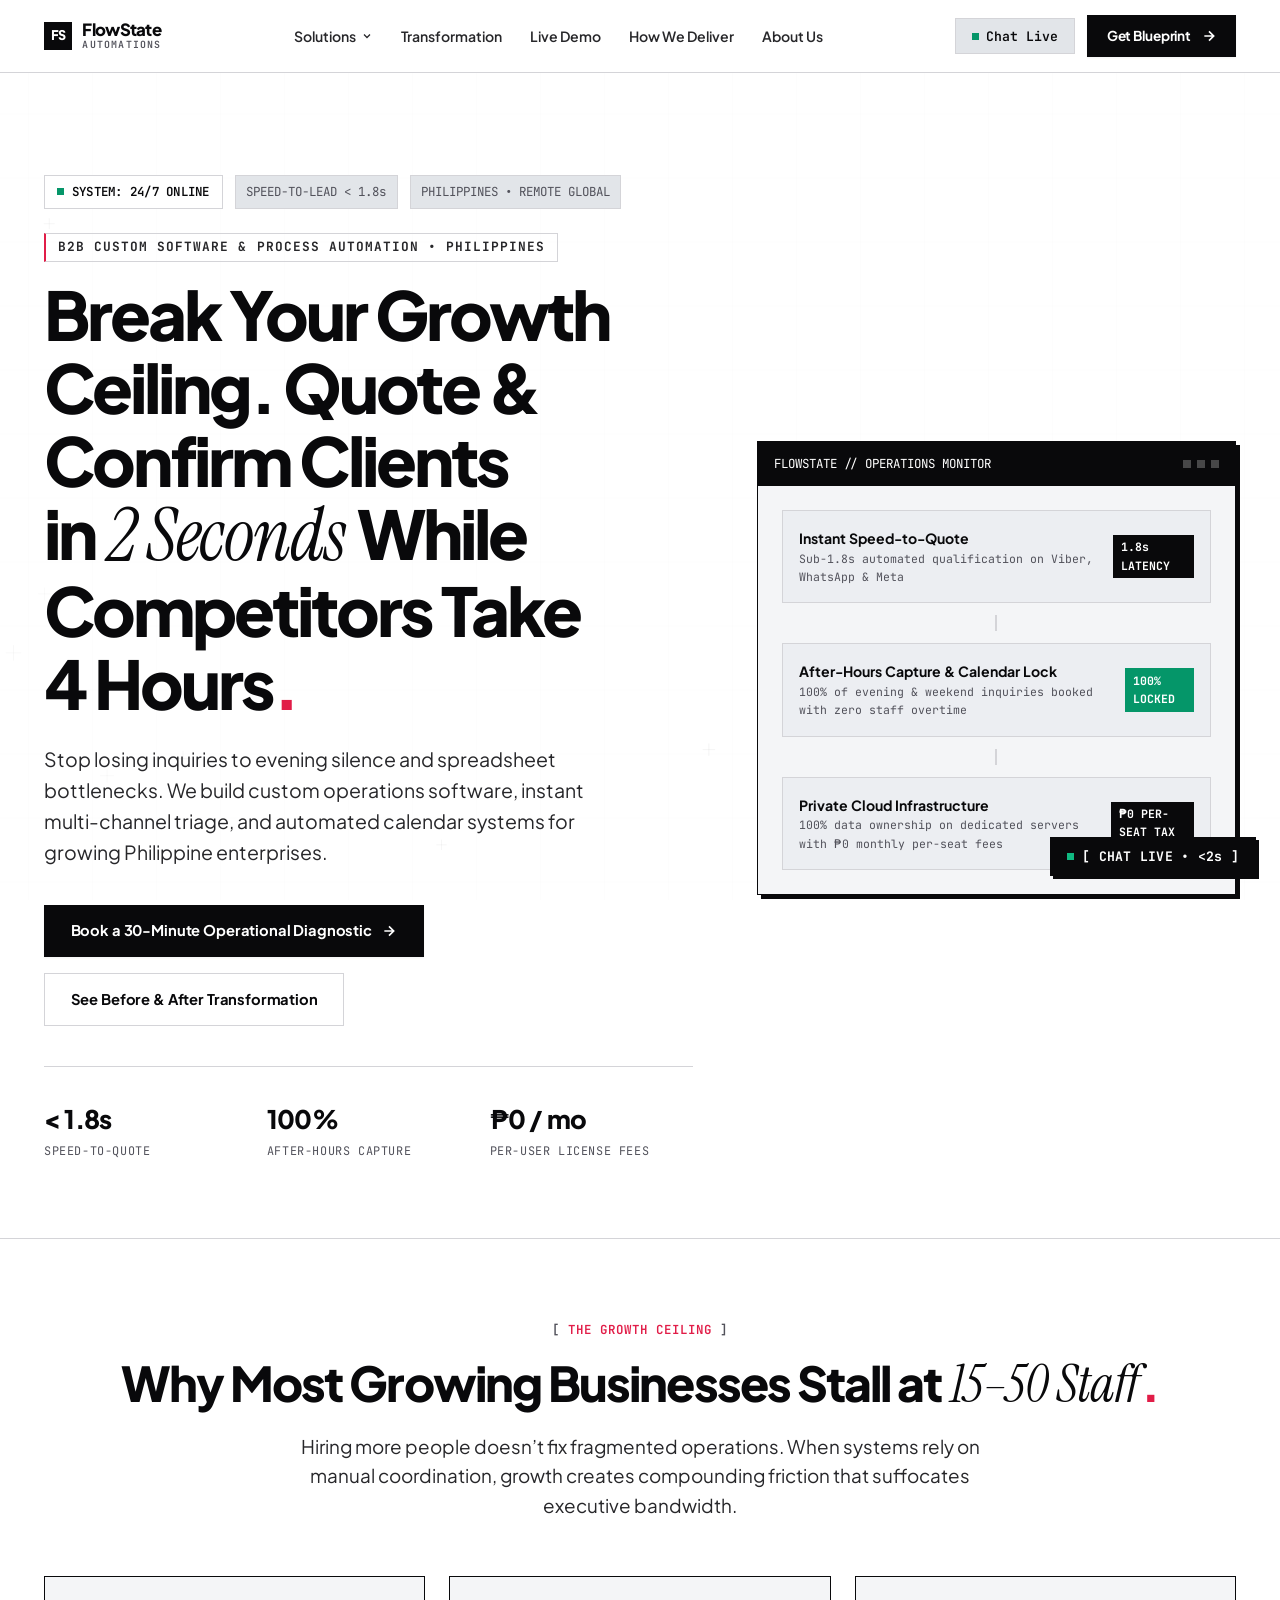
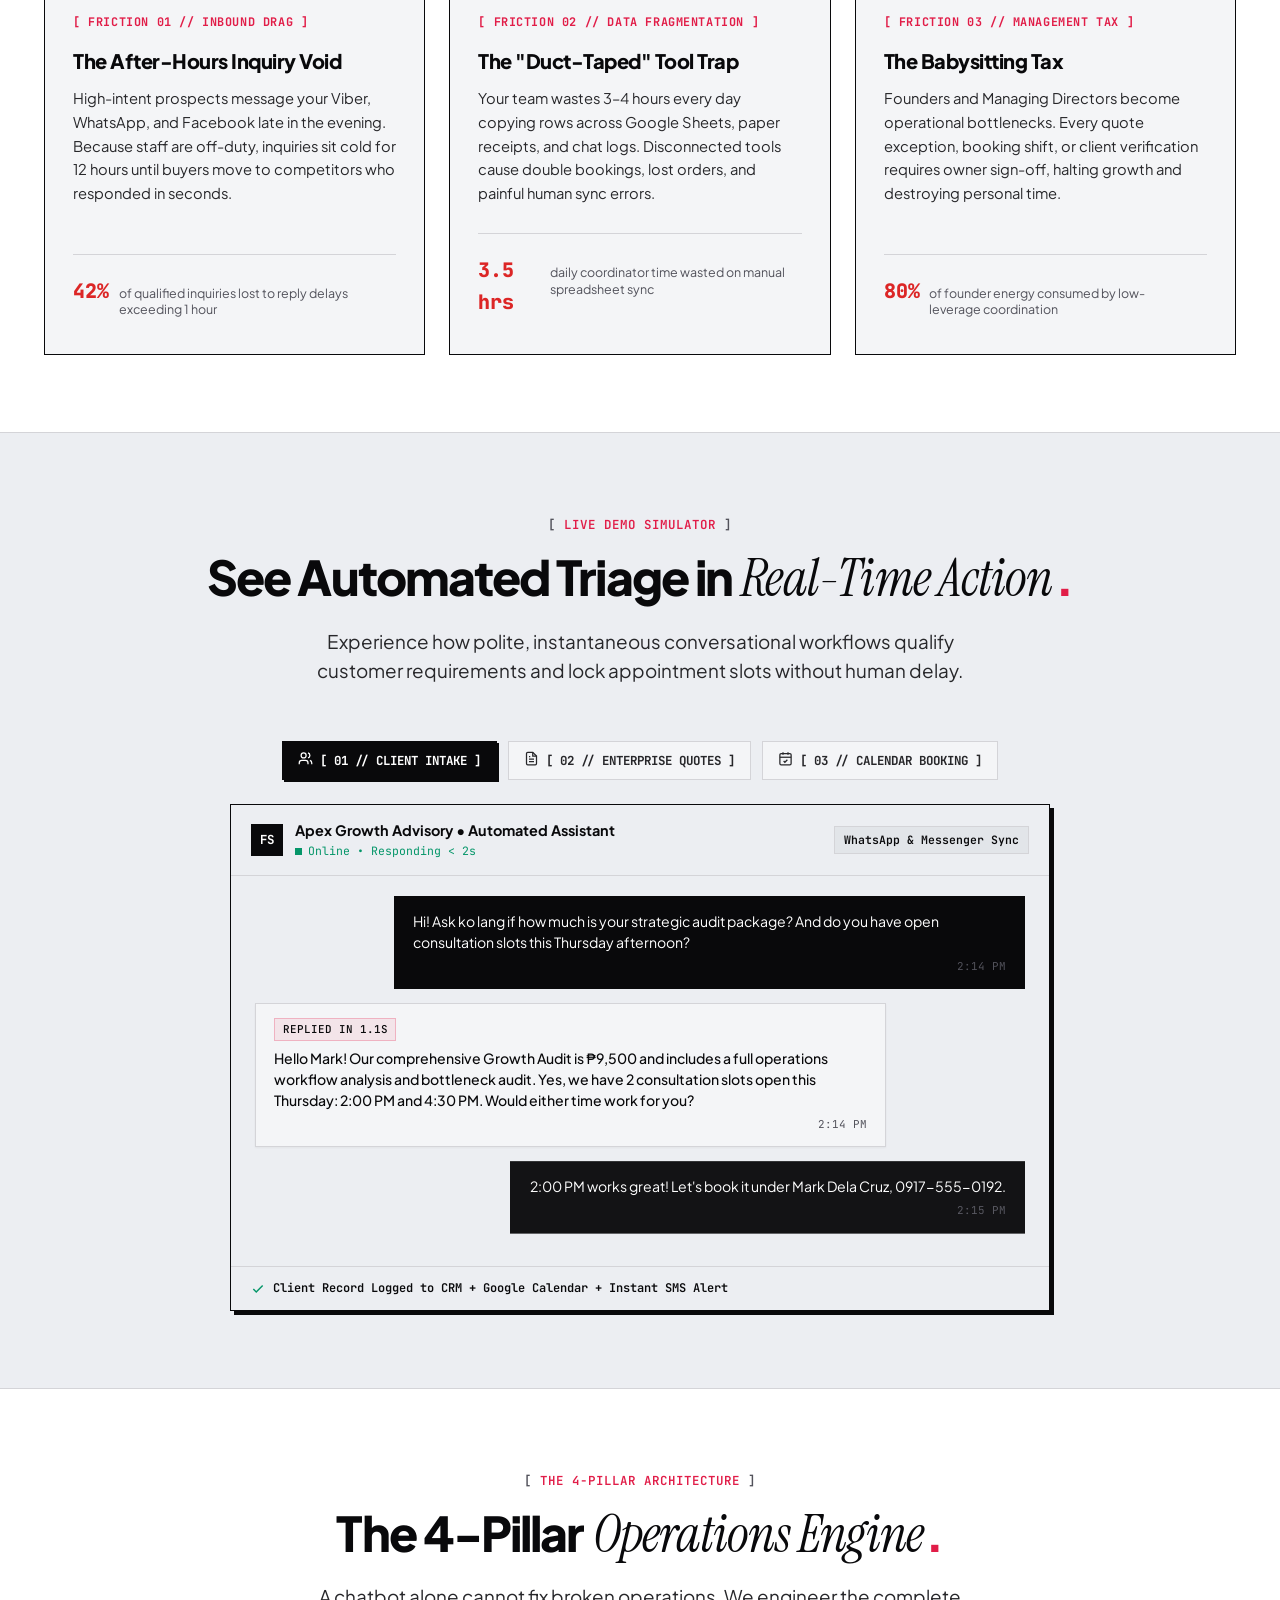
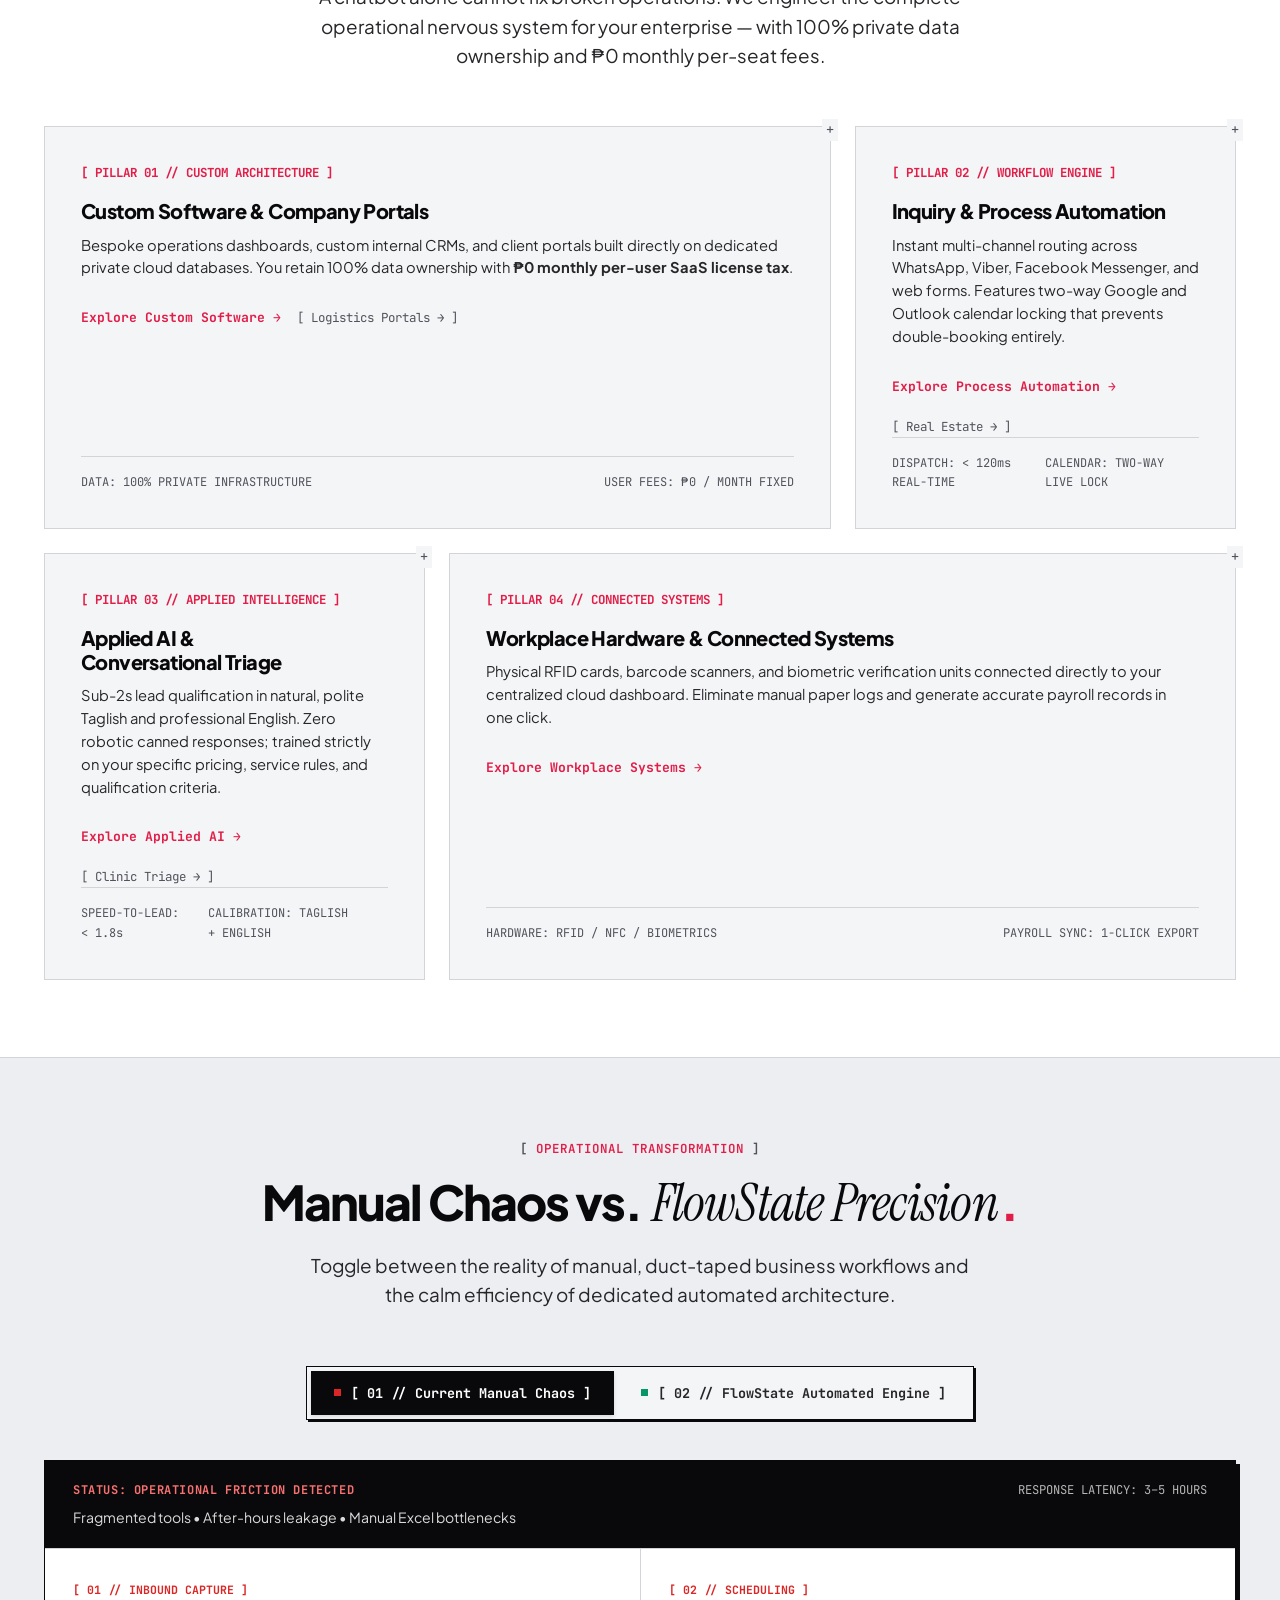
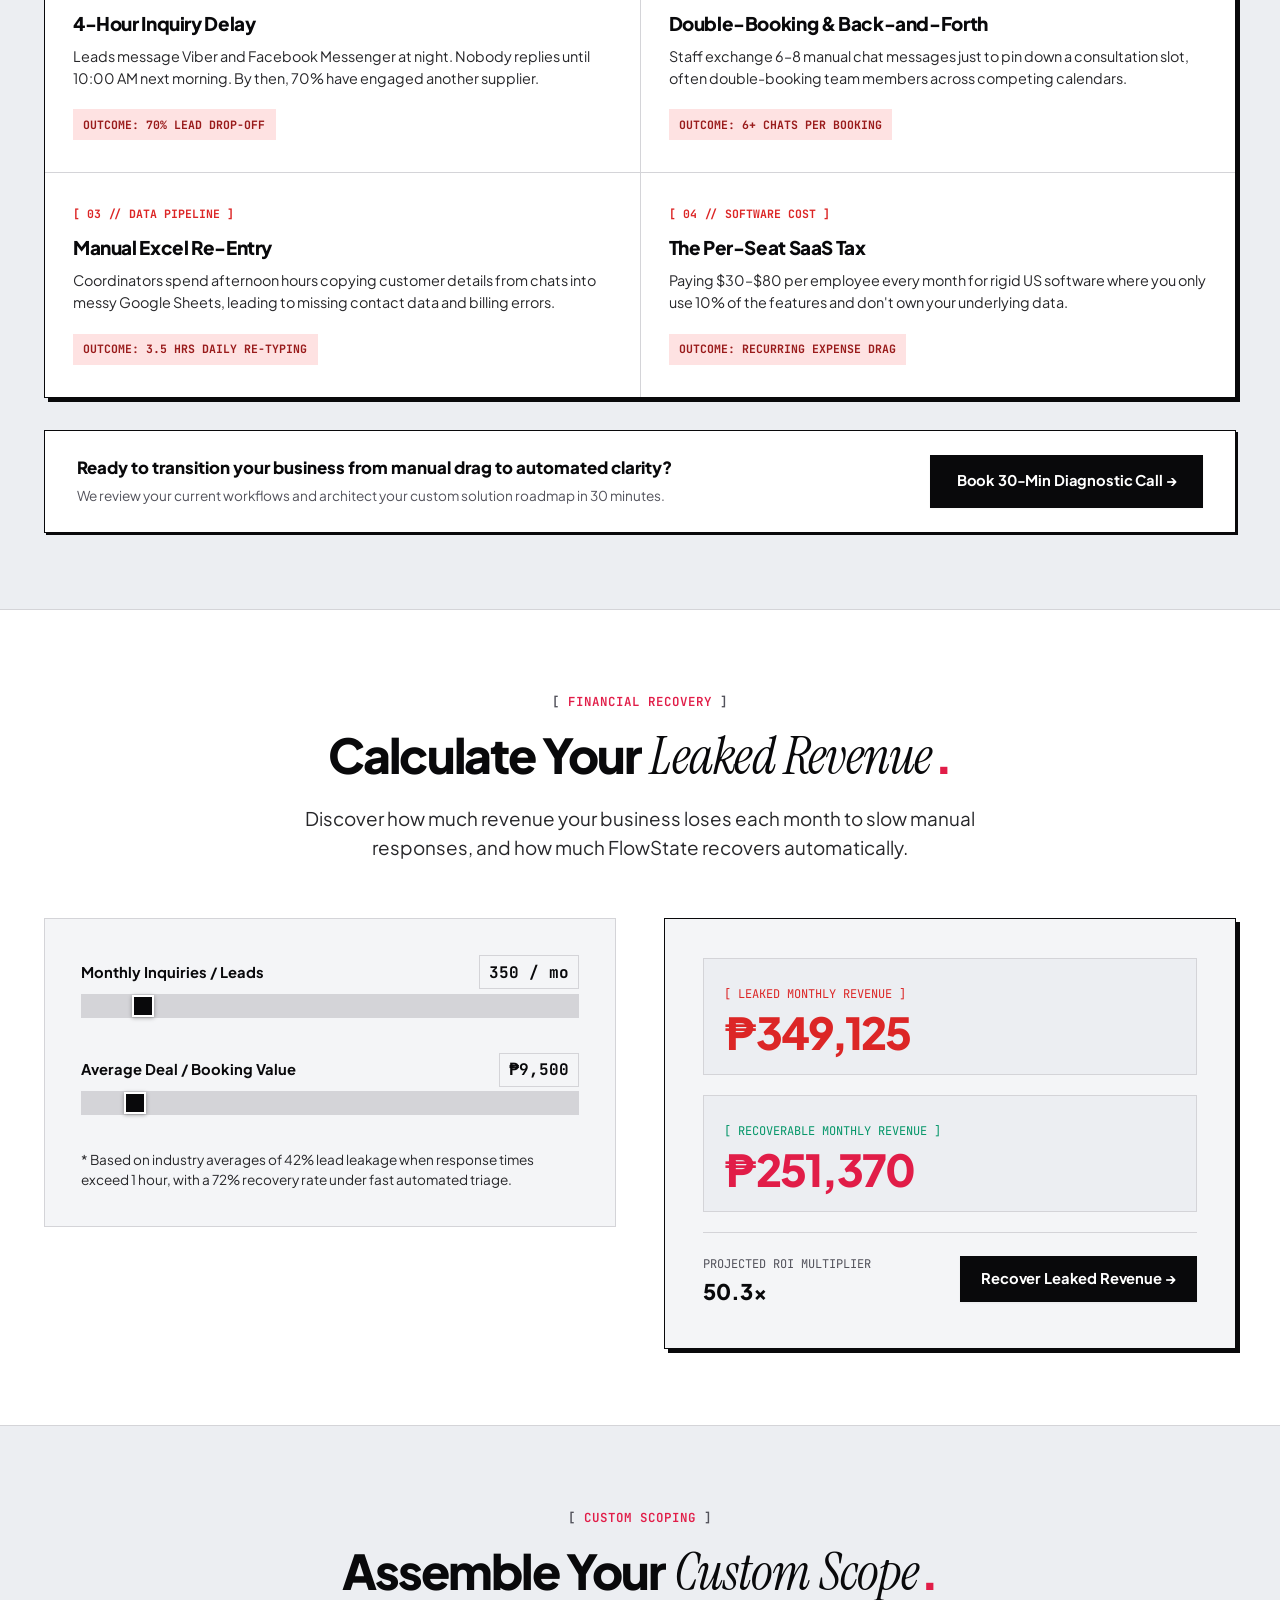
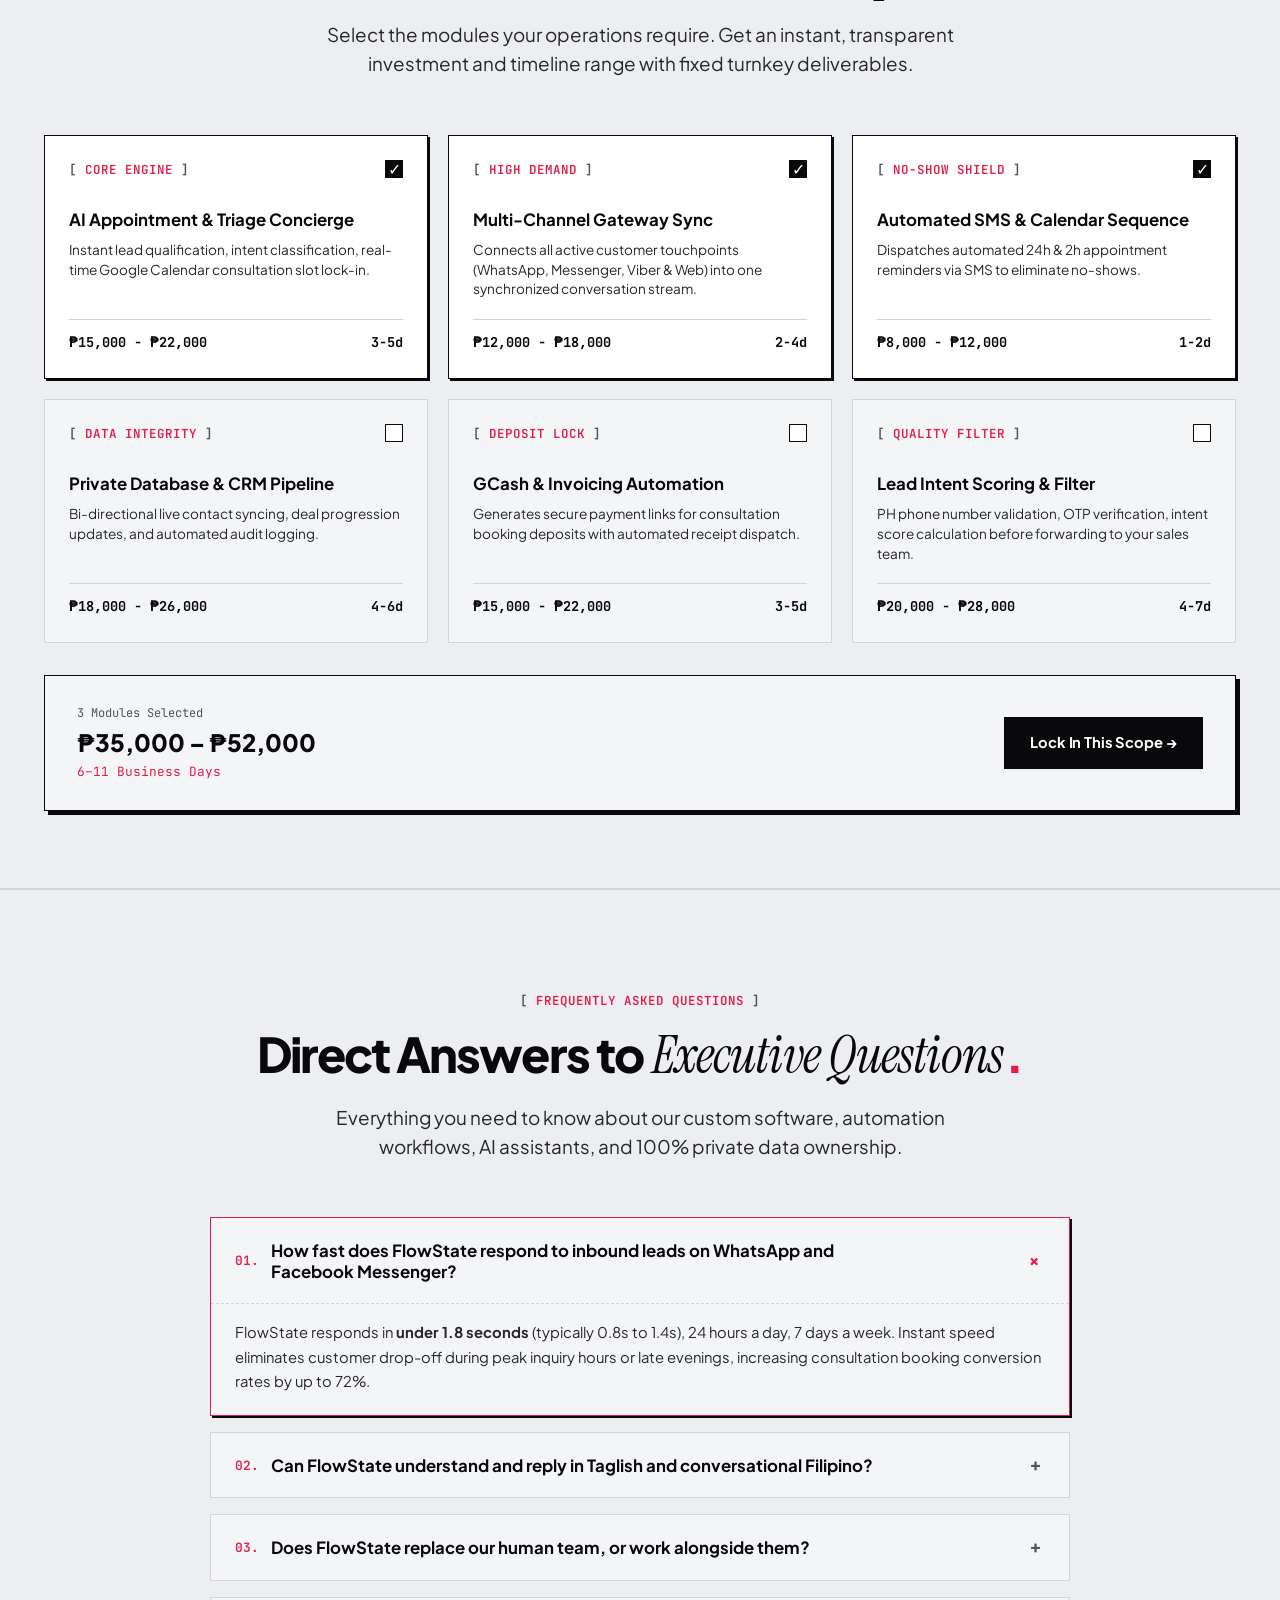
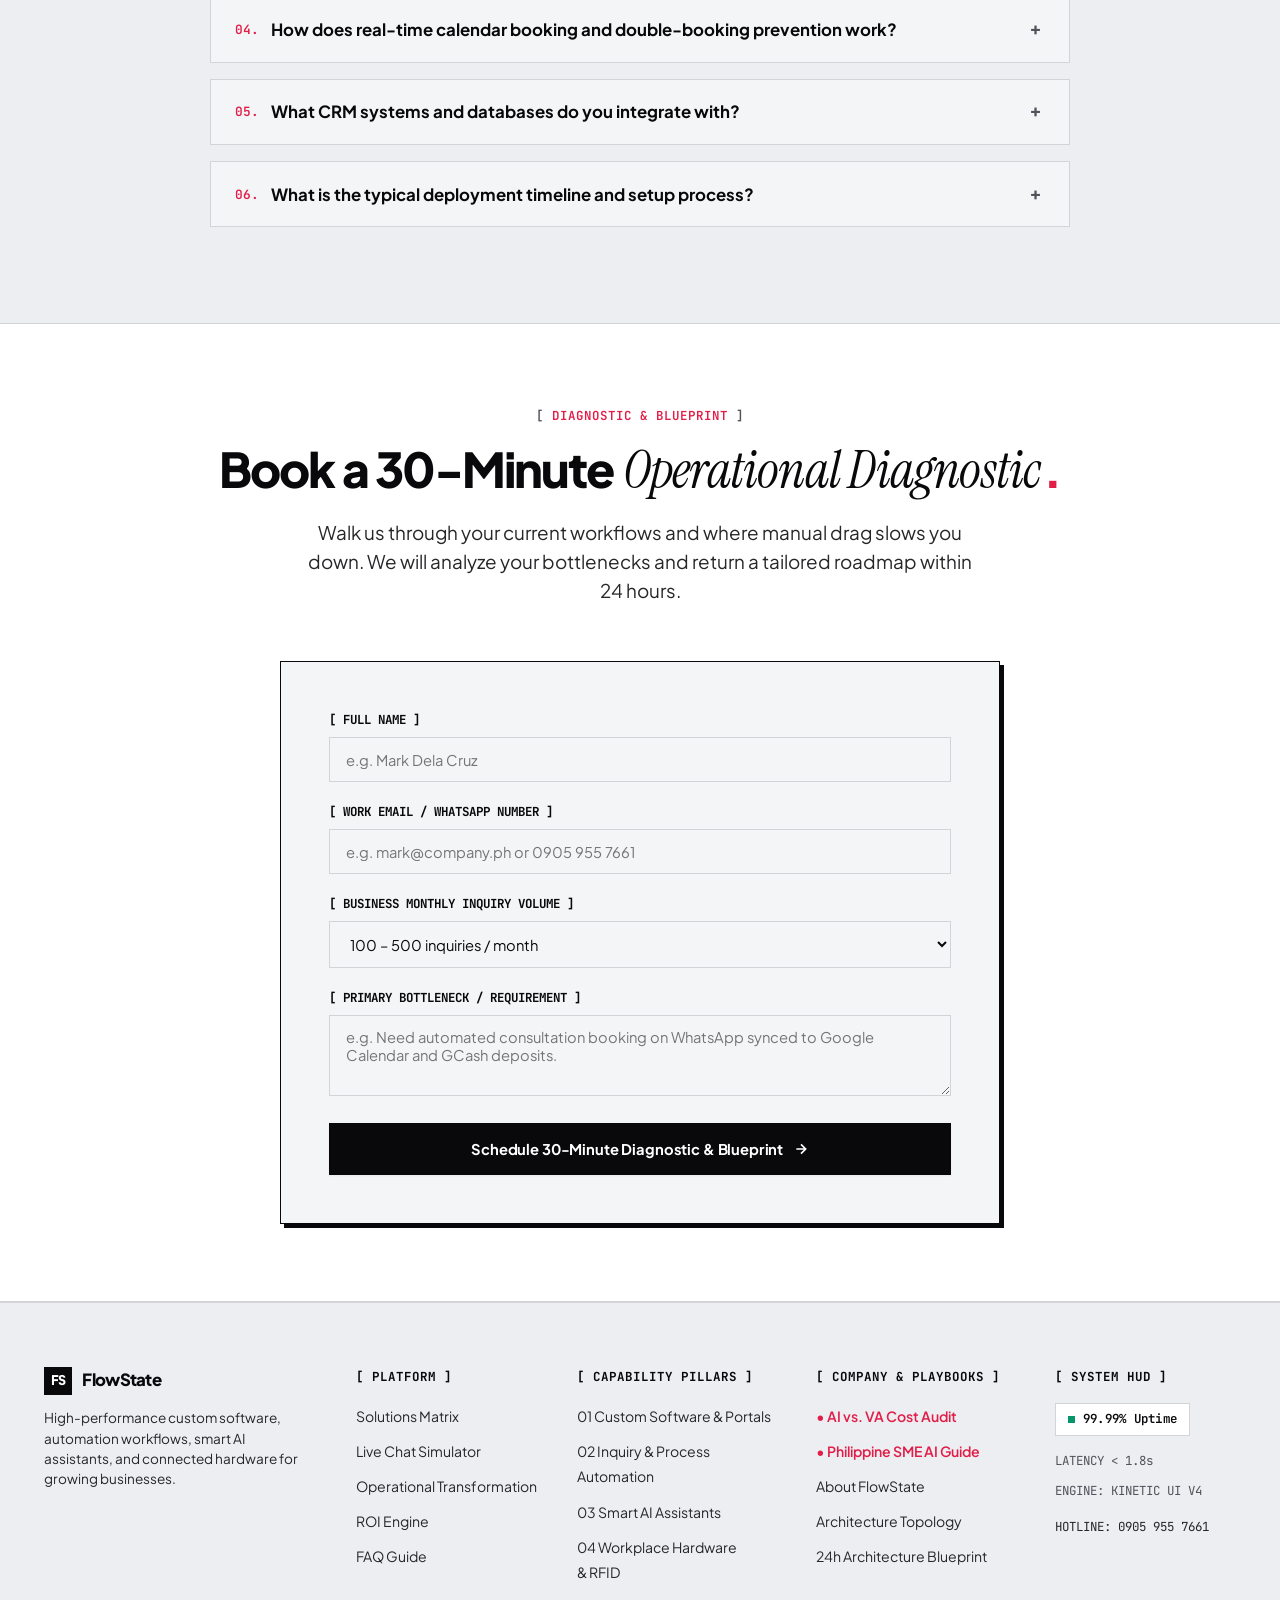
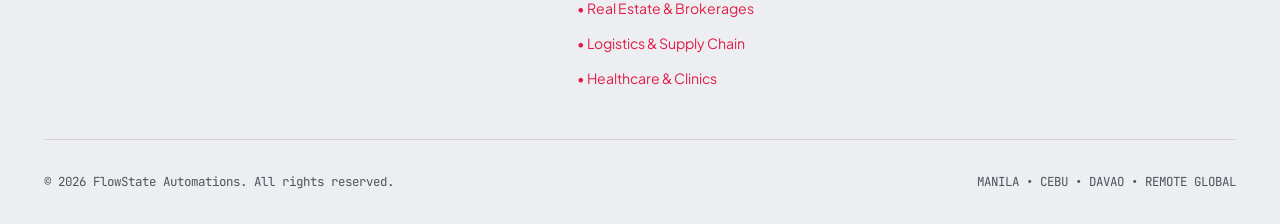
<file: index.html>
<!DOCTYPE html>
<html lang="en">
<head>
  <meta charset="UTF-8">
  <meta name="viewport" content="width=device-width, initial-scale=1.0, viewport-fit=cover, interactive-widget=resizes-content">
  <title>FlowState Automations | Custom Software, Process Automation & AI Philippines</title>
  <meta name="description" content="Custom software platforms, automated inquiry pipelines, smart AI assistants, and connected RFID hardware for growing businesses in the Philippines with 100% data ownership and ₱0 monthly per-user fees.">
  <meta name="keywords" content="Custom Software Development Philippines, Business Process Automation Manila, Smart AI Assistants NCR, Bespoke CRM Systems, RFID Attendance Integration, Taglish Conversational AI, SME Technology Partner NCR">
  <meta name="author" content="FlowState Automations">
  <meta name="robots" content="index, follow, max-snippet:-1, max-image-preview:large, max-video-preview:-1">
  <meta name="google-site-verification" content="LsmHU3wq5uz3cpl26DR7I_bYh9DH-Gw6kc5Dr-FkXK8">
  <link rel="canonical" href="https://flowstate-automations.pages.dev/">

  <!-- Open Graph / Facebook -->
  <meta property="og:type" content="website">
  <meta property="og:site_name" content="FlowState Automations">
  <meta property="og:url" content="https://flowstate-automations.pages.dev/">
  <meta property="og:title" content="FlowState Automations | Custom Software, Process Automation & AI Philippines">
  <meta property="og:description" content="Custom software platforms, automated inquiry workflows, smart AI assistants, and connected RFID workplace systems with 100% data ownership and ₱0 monthly per-user fees.">
  <meta property="og:image" content="https://flowstate-automations.pages.dev/og-image.png">
  <meta property="og:image:width" content="1200">
  <meta property="og:image:height" content="630">
  <meta property="og:locale" content="en_PH">

  <!-- Twitter -->
  <meta name="twitter:card" content="summary_large_image">
  <meta name="twitter:url" content="https://flowstate-automations.pages.dev/">
  <meta name="twitter:title" content="FlowState Automations | Custom Software, Process Automation & AI Philippines">
  <meta name="twitter:description" content="Custom software platforms, automated inquiry workflows, smart AI assistants, and connected RFID workplace systems.">
  <meta name="twitter:image" content="https://flowstate-automations.pages.dev/og-image.png">

  <!-- Local SEO & Geo Meta Tags -->
  <meta name="geo.region" content="PH-00">
  <meta name="geo.placename" content="Metro Manila, National Capital Region (NCR)">
  <meta name="geo.position" content="14.5547;121.0244">
  <meta name="ICBM" content="14.5547, 121.0244">

  <!-- Web App Manifest & App Icons -->
  <link rel="manifest" href="manifest.webmanifest">
  <link rel="apple-touch-icon" href="logo.png">
  <meta name="theme-color" content="#09090B">

  <!-- Fonts -->
  <link rel="preconnect" href="https://fonts.googleapis.com">
  <link rel="preconnect" href="https://fonts.gstatic.com" crossorigin>
  <link href="https://fonts.googleapis.com/css2?family=Instrument+Serif:ital@0;1&family=JetBrains+Mono:wght@400;500;600;700&family=Plus+Jakarta+Sans:wght@400;500;600;700;800&display=swap" rel="stylesheet">
  
  <!-- Core Design System & Chatbot Styles -->
  <link rel="stylesheet" href="styles.css">
  <link rel="stylesheet" href="chatbot.css">

  <!-- High-Authority JSON-LD Structured Data Schema -->
  <script type="application/ld+json">
  {
    "@context": "https://schema.org",
    "@graph": [
      {
        "@type": "WebSite",
        "@id": "https://flowstate-automations.pages.dev/#website",
        "url": "https://flowstate-automations.pages.dev/",
        "name": "FlowState Automations",
        "description": "Custom software development, business process automation, smart AI assistants, and connected workplace hardware for growing businesses.",
        "publisher": {
          "@id": "https://flowstate-automations.pages.dev/#organization"
        },
        "inLanguage": ["en-PH", "tl-PH"]
      },
      {
        "@type": "ProfessionalService",
        "@id": "https://flowstate-automations.pages.dev/#organization",
        "name": "FlowState Automations",
        "url": "https://flowstate-automations.pages.dev/",
        "logo": "https://flowstate-automations.pages.dev/logo.png",
        "image": "https://flowstate-automations.pages.dev/og-image.png",
        "description": "Custom software development and automation agency delivering private operations platforms, multi-channel inquiry triage, calendar booking, and connected RFID hardware for businesses across the Philippines and worldwide.",
        "telephone": "+639059557661",
        "priceRange": "₱15,000 - ₱150,000",
        "address": {
          "@type": "PostalAddress",
          "addressLocality": "Taguig",
          "addressRegion": "Metro Manila",
          "addressCountry": "PH"
        },
        "areaServed": [
          "Philippines",
          "Southeast Asia",
          "Global Remote"
        ],
        "knowsAbout": [
          "Custom Enterprise Software Development",
          "Business Process Automation",
          "Bespoke CRM & Internal Portals",
          "Taglish Conversational AI",
          "RFID Attendance & Biometric Integration",
          "Philippine SME Digital Transformation"
        ],
        "subjectOf": [
          {
            "@type": "CreativeWork",
            "name": "Enterprise Business Management Platform",
            "description": "Multi-department operational portal with 100% data ownership and 1-click executive reporting for mid-sized Philippine enterprise."
          },
          {
            "@type": "CreativeWork",
            "name": "Mamas Halal Kitchenette Automated Triage System",
            "description": "Sub-2-second automated customer booking, menu triage, and catering order pipeline."
          },
          {
            "@type": "CreativeWork",
            "name": "Workforce RFID & Biometric Cloud Dashboard",
            "description": "Connected hardware attendance scanning synchronizing live clock-ins with cloud payroll."
          }
        ],
        "hasOfferCatalog": {
          "@type": "OfferCatalog",
          "name": "Core Technology Services",
          "itemListElement": [
            {
              "@type": "Offer",
              "itemOffered": {
                "@type": "Service",
                "name": "Custom Software & Enterprise Portals",
                "description": "Custom operations hubs, company portals, and tailored CRMs built on private cloud databases with 100% data ownership and ₱0 monthly per-user fees."
              }
            },
            {
              "@type": "Offer",
              "itemOffered": {
                "@type": "Service",
                "name": "Inquiry & Process Automation Workflows",
                "description": "Automated lead triage across WhatsApp, Facebook Messenger, and website forms with two-way Google and Outlook calendar locking."
              }
            },
            {
              "@type": "Offer",
              "itemOffered": {
                "@type": "Service",
                "name": "Smart AI Assistants & Conversational Triage",
                "description": "Fast Taglish and English customer triage answering inquiries under 1.8 seconds without generic, robotic canned responses."
              }
            },
            {
              "@type": "Offer",
              "itemOffered": {
                "@type": "Service",
                "name": "Workplace Hardware & RFID Attendance Integration",
                "description": "Physical RFID tap cards and biometric attendance scanners connected directly to cloud dashboards for 1-click payroll calculation."
              }
            }
          ]
        }
      },
      {
        "@type": "SoftwareApplication",
        "@id": "https://flowstate-automations.pages.dev/#software",
        "name": "FlowState Kinetic Platform",
        "applicationCategory": "BusinessApplication",
        "operatingSystem": "Cloud / Web / WhatsApp / Meta Messenger",
        "offers": {
          "@type": "Offer",
          "price": "15000",
          "priceCurrency": "PHP",
          "description": "Custom business operations platform starting at ₱15,000 Phase 1 turnkey build."
        }
      },
      {
        "@type": "FAQPage",
        "@id": "https://flowstate-automations.pages.dev/#faq",
        "mainEntity": [
          {
            "@type": "Question",
            "name": "How fast does FlowState respond to inbound leads on WhatsApp and Facebook Messenger?",
            "acceptedAnswer": {
              "@type": "Answer",
              "text": "FlowState's conversational AI engine responds in sub-2 seconds (typically 0.8s to 1.4s), 24 hours a day, 7 days a week. Instant speed-to-lead increases consultation booking rates by up to 72% by eliminating customer drop-off during peak or after-hours inquiry surges."
            }
          },
          {
            "@type": "Question",
            "name": "Can FlowState understand and reply in Taglish and conversational Filipino?",
            "acceptedAnswer": {
              "@type": "Answer",
              "text": "Yes. Our AI models are fine-tuned for colloquial Taglish and Philippine business nuance ('magkano package?', 'may open slot ba bukas?'). It communicates with authentic, respectful professional courtesy without robotic, generic canned replies."
            }
          },
          {
            "@type": "Question",
            "name": "Does FlowState replace our human team, or work alongside them?",
            "acceptedAnswer": {
              "@type": "Answer",
              "text": "FlowState acts as tier-1 triage and automated booking front desk. It filters spam, answers repetitive operational FAQs, and locks consultation slots. For complex custom requests, it instantly alerts your human sales team with full conversation transcripts and context."
            }
          },
          {
            "@type": "Question",
            "name": "How does real-time calendar booking and double-booking prevention work?",
            "acceptedAnswer": {
              "@type": "Answer",
              "text": "FlowState integrates directly with Google Calendar and Microsoft Outlook via bi-directional API hooks. It checks real-time availability live in conversation, reserves the slot instantly, and blocks external overlaps across all team members."
            }
          },
          {
            "@type": "Question",
            "name": "What CRM systems and databases do you integrate with?",
            "acceptedAnswer": {
              "@type": "Answer",
              "text": "We deploy direct integrations with dedicated private databases, Google Sheets, Notion, HubSpot, custom business platforms, and secure API endpoints. You retain 100% data ownership with zero recurring per-seat SaaS tax."
            }
          },
          {
            "@type": "Question",
            "name": "What is the typical deployment timeline and setup process?",
            "acceptedAnswer": {
              "@type": "Answer",
              "text": "A standard production deployment takes 14 to 21 business days. This includes custom workflow architecture, prompt calibration with your service guidelines, omni-channel webhook testing, database setup, and live staff onboarding."
            }
          }
        ]
      }
    ]
  }
  </script>
</head>
<body>

  <!-- Kinetic Background Canvas Layer -->
  <canvas id="kineticBgCanvas"></canvas>

  <div class="page-wrapper">

    <!-- 1. STICKY SWISS NAVBAR -->
    <header class="navbar-sticky">
      <div class="nav-container">
        <a href="#hero" class="brand-logo" aria-label="FlowState Automations Home">
          <div class="brand-logo-mark">FS</div>
          <div class="brand-logo-text">
            <span class="brand-name">FlowState</span>
            <span class="brand-sub">AUTOMATIONS</span>
          </div>
        </a>

        <nav class="nav-menu" aria-label="Main Navigation">
          <div class="nav-item-dropdown">
            <button class="nav-link nav-dropdown-trigger" aria-expanded="false" aria-haspopup="true">
              <span>Solutions</span>
              <svg class="dropdown-chevron" viewBox="0 0 24 24" width="12" height="12" fill="none" stroke="currentColor" stroke-width="2.5"><path d="M6 9l6 6 6-6"/></svg>
            </button>
            <div class="nav-dropdown-menu">
              <div class="nav-dropdown-header">[ 4 CORE CAPABILITY PILLARS ]</div>
              <div class="nav-dropdown-grid">
                <a href="custom-software.html" class="nav-dropdown-card">
                  <div class="nav-dropdown-tag">[ PILLAR 01 ]</div>
                  <div class="nav-dropdown-title">Custom Software &amp; Portals</div>
                  <div class="nav-dropdown-desc">Bespoke management systems, CRMs &amp; private databases with ₱0 per-seat tax.</div>
                </a>
                <a href="process-automation.html" class="nav-dropdown-card">
                  <div class="nav-dropdown-tag">[ PILLAR 02 ]</div>
                  <div class="nav-dropdown-title">Process Automation &amp; Workflows</div>
                  <div class="nav-dropdown-desc">Omni-channel triage (WhatsApp, Meta) with bi-directional calendar lock.</div>
                </a>
                <a href="applied-ai.html" class="nav-dropdown-card">
                  <div class="nav-dropdown-tag">[ PILLAR 03 ]</div>
                  <div class="nav-dropdown-title">Applied AI &amp; Triage</div>
                  <div class="nav-dropdown-desc">Sub-2s Taglish conversational qualification &amp; internal knowledge retrieval.</div>
                </a>
                <a href="workforce-systems.html" class="nav-dropdown-card">
                  <div class="nav-dropdown-tag">[ PILLAR 04 ]</div>
                  <div class="nav-dropdown-title">Workforce &amp; RFID Systems</div>
                  <div class="nav-dropdown-desc">Physical RFID &amp; biometric hardware connected directly to cloud dashboards.</div>
                </a>
              </div>
              <div class="nav-dropdown-footer" style="padding: 0.75rem 1.25rem; border-top: 1px solid var(--border-subtle); background: var(--surface-sunken); display: flex; gap: 1.25rem; font-size: 0.75rem; font-family: var(--font-mono); align-items: center;">
                <span style="color: var(--ink-muted); font-weight: 700;">[ SPECIALIZED VERTICALS ]</span>
                <a href="real-estate-automation.html" style="color: var(--ink-secondary); text-decoration: none;">Real Estate &rarr;</a>
                <a href="logistics-automation.html" style="color: var(--ink-secondary); text-decoration: none;">Logistics &rarr;</a>
                <a href="healthcare-automation.html" style="color: var(--ink-secondary); text-decoration: none;">Healthcare &rarr;</a>
              </div>
            </div>
          </div>
          <a href="#transformation" class="nav-link">Transformation</a>
          <a href="#simulator" class="nav-link">Live Demo</a>
          <a href="about.html#lifecycle" class="nav-link">How We Deliver</a>
          <a href="about.html" class="nav-link">About Us</a>
        </nav>

        <div class="nav-actions">
          <button class="nav-btn-chat" onclick="window.openFlowStateChat ? window.openFlowStateChat() : null" aria-label="Open Live Chat Desk">
            <span class="status-dot"></span>
            <span>Chat Live</span>
          </button>
          <a href="#contact" class="btn btn-primary nav-cta-desktop" style="padding: 0.55rem 1.15rem; font-size: 0.85rem;">
            <span>Get Blueprint</span>
            <svg class="btn-icon" viewBox="0 0 24 24" fill="none" stroke="currentColor" stroke-width="2.5"><path d="M5 12h14M12 5l7 7-7 7"/></svg>
          </a>
          <button class="mobile-menu-btn" id="mobileMenuBtn" aria-label="Toggle Navigation">
            <svg viewBox="0 0 24 24" width="22" height="22" fill="none" stroke="currentColor" stroke-width="2"><line x1="3" y1="6" x2="21" y2="6"/><line x1="3" y1="12" x2="21" y2="12"/><line x1="3" y1="18" x2="21" y2="18"/></svg>
          </button>
        </div>
      </div>

      <!-- Mobile Navigation Drawer -->
      <div class="mobile-drawer" id="mobileDrawer">
        <nav class="mobile-nav-links">
          <div class="mobile-nav-group-title">[ SOLUTIONS ]</div>
          <a href="custom-software.html" class="mobile-nav-link" onclick="closeMobileMenu()"><span>01 // Custom Software &amp; Portals</span><span>&rarr;</span></a>
          <a href="process-automation.html" class="mobile-nav-link" onclick="closeMobileMenu()"><span>02 // Process Automation</span><span>&rarr;</span></a>
          <a href="applied-ai.html" class="mobile-nav-link" onclick="closeMobileMenu()"><span>03 // Smart AI Assistants</span><span>&rarr;</span></a>
          <a href="workforce-systems.html" class="mobile-nav-link" onclick="closeMobileMenu()"><span>04 // Workplace Hardware &amp; RFID</span><span>&rarr;</span></a>
          <div class="mobile-nav-group-title" style="margin-top: 0.85rem;">[ SPECIALIZED VERTICALS ]</div>
          <a href="real-estate-automation.html" class="mobile-nav-link" onclick="closeMobileMenu()"><span>&bull; Real Estate &amp; Brokerages</span><span>&rarr;</span></a>
          <a href="logistics-automation.html" class="mobile-nav-link" onclick="closeMobileMenu()"><span>&bull; Logistics &amp; Fleet Operations</span><span>&rarr;</span></a>
          <a href="healthcare-automation.html" class="mobile-nav-link" onclick="closeMobileMenu()"><span>&bull; Healthcare &amp; Clinic Intake</span><span>&rarr;</span></a>
          <div class="mobile-nav-group-title" style="margin-top: 0.85rem;">[ PLATFORM &amp; COMPANY ]</div>
          <a href="#transformation" class="mobile-nav-link" onclick="closeMobileMenu()"><span>05 // Operational Transformation</span><span>&rarr;</span></a>
          <a href="#simulator" class="mobile-nav-link" onclick="closeMobileMenu()"><span>06 // Live Demo Sandbox</span><span>&rarr;</span></a>
          <a href="about.html#lifecycle" class="mobile-nav-link" onclick="closeMobileMenu()"><span>07 // How We Deliver (8 Stages)</span><span>&rarr;</span></a>
          <a href="about.html" class="mobile-nav-link" onclick="closeMobileMenu()"><span>08 // About FlowState</span><span>&rarr;</span></a>
          <a href="#contact" class="btn btn-primary" style="margin-top: 1.15rem; width: 100%;" onclick="closeMobileMenu()">
            <span>Book Operational Diagnostic &rarr;</span>
          </a>
        </nav>
      </div>
    </header>

    <!-- 2. KINETIC HERO SECTION -->
    <section class="hero-section" id="hero">
      <div class="section-container">
        <div class="hero-grid">
          <div class="hero-text-col">
            <div class="hero-tag-row">
              <span class="status-pill"><span class="status-dot status-dot-pulse"></span> SYSTEM: 24/7 ONLINE</span>
              <span class="hero-code-tag">SPEED-TO-LEAD &lt; 1.8s</span>
              <span class="hero-code-tag">PHILIPPINES &bull; REMOTE GLOBAL</span>
            </div>

            <h1 class="hero-title">
              <span class="hero-kicker-badge">B2B Custom Software &amp; Process Automation &bull; Philippines</span>
              <span class="hero-title-text">Break Your Growth Ceiling. Quote &amp; Confirm Clients in <span class="editorial-serif">2 Seconds</span> While Competitors Take 4 Hours<span class="red-dot">.</span></span>
            </h1>

            <p class="hero-subtitle">
              Stop losing inquiries to evening silence and spreadsheet bottlenecks. We build custom operations software, instant multi-channel triage, and automated calendar systems for growing Philippine enterprises.
            </p>

            <div class="hero-cta-group">
              <a href="#contact" class="btn btn-primary">
                <span>Book a 30-Minute Operational Diagnostic</span>
                <svg class="btn-icon" viewBox="0 0 24 24" fill="none" stroke="currentColor" stroke-width="2.5"><path d="M5 12h14M12 5l7 7-7 7"/></svg>
              </a>
              <a href="#transformation" class="btn btn-secondary">
                <span>See Before &amp; After Transformation</span>
              </a>
            </div>

            <div class="hero-metrics-strip">
              <div class="hero-metric-item">
                <span class="hero-metric-val">&lt; 1.8s</span>
                <span class="hero-metric-label">Speed-to-Quote</span>
              </div>
              <div class="hero-metric-item">
                <span class="hero-metric-val">100%</span>
                <span class="hero-metric-label">After-Hours Capture</span>
              </div>
              <div class="hero-metric-item">
                <span class="hero-metric-val">₱0 / mo</span>
                <span class="hero-metric-label">Per-User License Fees</span>
              </div>
            </div>
          </div>

          <!-- Hero Operational Live HUD -->
          <div class="hero-visual-frame">
            <div class="hero-visual-header">
              <span>FLOWSTATE // OPERATIONS MONITOR</span>
              <div class="hero-terminal-dots">
                <div class="hero-t-dot"></div>
                <div class="hero-t-dot"></div>
                <div class="hero-t-dot"></div>
              </div>
            </div>
            <div class="hero-visual-body">
              <div class="hero-flow-node">
                <div>
                  <div class="hero-flow-node-title">Instant Speed-to-Quote</div>
                  <div class="hero-flow-node-meta">Sub-1.8s automated qualification on Viber, WhatsApp &amp; Meta</div>
                </div>
                <span class="hero-flow-node-badge">1.8s LATENCY</span>
              </div>
              <div class="hero-flow-connector"></div>
              <div class="hero-flow-node">
                <div>
                  <div class="hero-flow-node-title">After-Hours Capture &amp; Calendar Lock</div>
                  <div class="hero-flow-node-meta">100% of evening &amp; weekend inquiries booked with zero staff overtime</div>
                </div>
                <span class="hero-flow-node-badge" style="background: var(--brand-success);">100% LOCKED</span>
              </div>
              <div class="hero-flow-connector"></div>
              <div class="hero-flow-node">
                <div>
                  <div class="hero-flow-node-title">Private Cloud Infrastructure</div>
                  <div class="hero-flow-node-meta">100% data ownership on dedicated servers with ₱0 monthly per-seat fees</div>
                </div>
                <span class="hero-flow-node-badge">₱0 PER-SEAT TAX</span>
              </div>
            </div>
          </div>
        </div>
      </div>
    </section>

    <!-- ACT II: THE GROWTH CEILING (THE OPERATIONAL DRAG) -->
    <section class="villain-section" id="problem">
      <div class="section-container">
        <div class="section-header text-center">
          <span class="section-tag">THE GROWTH CEILING</span>
          <h2 class="section-title">
            Why Most Growing Businesses Stall at <span class="editorial-serif">15–50 Staff</span><span class="red-dot">.</span>
          </h2>
          <p class="section-subtitle">
            Hiring more people doesn’t fix fragmented operations. When systems rely on manual coordination, growth creates compounding friction that suffocates executive bandwidth.
          </p>
        </div>

        <div class="villain-grid">
          <!-- Friction 01 -->
          <div class="villain-card">
            <div>
              <div class="villain-card-tag">[ FRICTION 01 // INBOUND DRAG ]</div>
              <h3 class="villain-card-title">The After-Hours Inquiry Void</h3>
              <p class="villain-card-desc">
                High-intent prospects message your Viber, WhatsApp, and Facebook late in the evening. Because staff are off-duty, inquiries sit cold for 12 hours until buyers move to competitors who responded in seconds.
              </p>
            </div>
            <div class="villain-card-stat">
              <span class="villain-stat-val">42%</span>
              <span class="villain-stat-label">of qualified inquiries lost to reply delays exceeding 1 hour</span>
            </div>
          </div>

          <!-- Friction 02 -->
          <div class="villain-card">
            <div>
              <div class="villain-card-tag">[ FRICTION 02 // DATA FRAGMENTATION ]</div>
              <h3 class="villain-card-title">The "Duct-Taped" Tool Trap</h3>
              <p class="villain-card-desc">
                Your team wastes 3–4 hours every day copying rows across Google Sheets, paper receipts, and chat logs. Disconnected tools cause double bookings, lost orders, and painful human sync errors.
              </p>
            </div>
            <div class="villain-card-stat">
              <span class="villain-stat-val">3.5 hrs</span>
              <span class="villain-stat-label">daily coordinator time wasted on manual spreadsheet sync</span>
            </div>
          </div>

          <!-- Friction 03 -->
          <div class="villain-card">
            <div>
              <div class="villain-card-tag">[ FRICTION 03 // MANAGEMENT TAX ]</div>
              <h3 class="villain-card-title">The Babysitting Tax</h3>
              <p class="villain-card-desc">
                Founders and Managing Directors become operational bottlenecks. Every quote exception, booking shift, or client verification requires owner sign-off, halting growth and destroying personal time.
              </p>
            </div>
            <div class="villain-card-stat">
              <span class="villain-stat-val">80%</span>
              <span class="villain-stat-label">of founder energy consumed by low-leverage coordination</span>
            </div>
          </div>
        </div>
      </div>
    </section>

    <!-- 3. LIVE CHAT SIMULATOR SANDBOX -->
    <section class="simulator-section" id="simulator">
      <div class="section-container">
        <div class="section-header text-center">
          <span class="section-tag">LIVE DEMO SIMULATOR</span>
          <h2 class="section-title">See Automated Triage in <span class="editorial-serif">Real-Time Action</span><span class="red-dot">.</span></h2>
          <p class="section-subtitle">Experience how polite, instantaneous conversational workflows qualify customer requirements and lock appointment slots without human delay.</p>
        </div>

        <div class="sim-sandbox-wrapper">
          <!-- Scenario Tabs -->
          <div class="scenario-nav">
            <button class="scenario-tab active" data-scenario="consulting" onclick="switchScenario('consulting')">
              <span class="sc-icon">
                <svg viewBox="0 0 24 24" fill="none" stroke="currentColor" stroke-width="2"><path d="M16 21v-2a4 4 0 0 0-4-4H6a4 4 0 0 0-4 4v2"/><circle cx="9" cy="7" r="4"/><path d="M22 21v-2a4 4 0 0 0-3-3.87"/><path d="M16 3.13a4 4 0 0 1 0 7.75"/></svg>
              </span>
              <span>[ 01 // CLIENT INTAKE ]</span>
            </button>
            <button class="scenario-tab" data-scenario="quotes" onclick="switchScenario('quotes')">
              <span class="sc-icon">
                <svg viewBox="0 0 24 24" fill="none" stroke="currentColor" stroke-width="2"><path d="M14 2H6a2 2 0 0 0-2 2v16a2 2 0 0 0 2 2h12a2 2 0 0 0 2-2V8z"/><polyline points="14 2 14 8 20 8"/><line x1="16" y1="13" x2="8" y2="13"/><line x1="16" y1="17" x2="8" y2="17"/><polyline points="10 9 9 9 8 9"/></svg>
              </span>
              <span>[ 02 // ENTERPRISE QUOTES ]</span>
            </button>
            <button class="scenario-tab" data-scenario="booking" onclick="switchScenario('booking')">
              <span class="sc-icon">
                <svg viewBox="0 0 24 24" fill="none" stroke="currentColor" stroke-width="2"><rect x="3" y="4" width="18" height="18" rx="2" ry="2"/><line x1="16" y1="2" x2="16" y2="6"/><line x1="8" y1="2" x2="8" y2="6"/><line x1="3" y1="10" x2="21" y2="10"/><path d="M9 16l2 2 4-4"/></svg>
              </span>
              <span>[ 03 // CALENDAR BOOKING ]</span>
            </button>
          </div>

          <!-- Chat Sandbox Container -->
          <div class="sim-phone-frame">
            <div class="sim-phone-header">
              <div class="sim-brand-profile">
                <div class="sim-avatar-box">FS</div>
                <div>
                  <div class="sim-bot-name" id="simBotName">Apex Growth Advisory &bull; Automated Assistant</div>
                  <div class="sim-bot-status"><span class="status-dot"></span> Online &bull; Responding &lt; 2s</div>
                </div>
              </div>
              <div class="sim-channel-badge" id="simChannelBadge">WhatsApp & Messenger Sync</div>
            </div>

            <!-- Message Scroll Body (Locked 390px) -->
            <div class="sim-messages-body" id="simMessagesContainer"></div>

            <div class="sim-actions-strip" id="simActionsStrip">
              <div class="sync-badge">
                <svg viewBox="0 0 24 24" fill="none" stroke="currentColor" stroke-width="2.5"><polyline points="20 6 9 17 4 12"/></svg>
                <span id="simSyncText">Client Record Logged to CRM + Google Calendar + Instant SMS Alert</span>
              </div>
            </div>
          </div>
        </div>
      </div>
    </section>

    <!-- 4. CAPABILITIES BENTO MATRIX -->
    <section class="bento-section" id="solutions">
      <div class="section-container">
        <div class="section-header text-center">
          <span class="section-tag">THE 4-PILLAR ARCHITECTURE</span>
          <h2 class="section-title">The 4-Pillar <span class="editorial-serif">Operations Engine</span><span class="red-dot">.</span></h2>
          <p class="section-subtitle">A chatbot alone cannot fix broken operations. We engineer the complete operational nervous system for your enterprise — with 100% private data ownership and ₱0 monthly per-seat fees.</p>
        </div>

        <div class="bento-grid">
          <!-- Pillar 01 -->
          <div class="bento-card bento-span-2">
            <div>
              <div class="bento-card-num">[ PILLAR 01 // CUSTOM ARCHITECTURE ]</div>
              <h3 class="bento-card-title">Custom Software &amp; Company Portals</h3>
              <p class="bento-card-desc">Bespoke operations dashboards, custom internal CRMs, and client portals built directly on dedicated private cloud databases. You retain 100% data ownership with <strong>₱0 monthly per-user SaaS license tax</strong>.</p>
              <div style="margin-top: 1rem; display: flex; gap: 1rem; align-items: center; flex-wrap: wrap;">
                <a href="custom-software.html" class="nav-link" style="color: var(--brand-accent); font-family: var(--font-mono); font-size: 0.82rem; font-weight: 700;">Explore Custom Software &rarr;</a>
                <a href="logistics-automation.html" style="color: var(--ink-muted); font-family: var(--font-mono); font-size: 0.78rem; text-decoration: none;">[ Logistics Portals &rarr; ]</a>
              </div>
            </div>
            <div class="bento-card-footer">
              <span>DATA: 100% PRIVATE INFRASTRUCTURE</span>
              <span>USER FEES: ₱0 / MONTH FIXED</span>
            </div>
          </div>

          <!-- Pillar 02 -->
          <div class="bento-card">
            <div>
              <div class="bento-card-num">[ PILLAR 02 // WORKFLOW ENGINE ]</div>
              <h3 class="bento-card-title">Inquiry &amp; Process Automation</h3>
              <p class="bento-card-desc">Instant multi-channel routing across WhatsApp, Viber, Facebook Messenger, and web forms. Features two-way Google and Outlook calendar locking that prevents double-booking entirely.</p>
              <div style="margin-top: 1rem; display: flex; gap: 1rem; align-items: center; flex-wrap: wrap;">
                <a href="process-automation.html" class="nav-link" style="color: var(--brand-accent); font-family: var(--font-mono); font-size: 0.82rem; font-weight: 700;">Explore Process Automation &rarr;</a>
                <a href="real-estate-automation.html" style="color: var(--ink-muted); font-family: var(--font-mono); font-size: 0.78rem; text-decoration: none;">[ Real Estate &rarr; ]</a>
              </div>
            </div>
            <div class="bento-card-footer">
              <span>DISPATCH: &lt; 120ms REAL-TIME</span>
              <span>CALENDAR: TWO-WAY LIVE LOCK</span>
            </div>
          </div>

          <!-- Pillar 03 -->
          <div class="bento-card">
            <div>
              <div class="bento-card-num">[ PILLAR 03 // APPLIED INTELLIGENCE ]</div>
              <h3 class="bento-card-title">Applied AI &amp; Conversational Triage</h3>
              <p class="bento-card-desc">Sub-2s lead qualification in natural, polite Taglish and professional English. Zero robotic canned responses; trained strictly on your specific pricing, service rules, and qualification criteria.</p>
              <div style="margin-top: 1rem; display: flex; gap: 1rem; align-items: center; flex-wrap: wrap;">
                <a href="applied-ai.html" class="nav-link" style="color: var(--brand-accent); font-family: var(--font-mono); font-size: 0.82rem; font-weight: 700;">Explore Applied AI &rarr;</a>
                <a href="healthcare-automation.html" style="color: var(--ink-muted); font-family: var(--font-mono); font-size: 0.78rem; text-decoration: none;">[ Clinic Triage &rarr; ]</a>
              </div>
            </div>
            <div class="bento-card-footer">
              <span>SPEED-TO-LEAD: &lt; 1.8s</span>
              <span>CALIBRATION: TAGLISH + ENGLISH</span>
            </div>
          </div>

          <!-- Pillar 04 -->
          <div class="bento-card bento-span-2">
            <div>
              <div class="bento-card-num">[ PILLAR 04 // CONNECTED SYSTEMS ]</div>
              <h3 class="bento-card-title">Workplace Hardware &amp; Connected Systems</h3>
              <p class="bento-card-desc">Physical RFID cards, barcode scanners, and biometric verification units connected directly to your centralized cloud dashboard. Eliminate manual paper logs and generate accurate payroll records in one click.</p>
              <div style="margin-top: 1rem;">
                <a href="workforce-systems.html" class="nav-link" style="color: var(--brand-accent); font-family: var(--font-mono); font-size: 0.82rem; font-weight: 700;">Explore Workplace Systems &rarr;</a>
              </div>
            </div>
            <div class="bento-card-footer">
              <span>HARDWARE: RFID / NFC / BIOMETRICS</span>
              <span>PAYROLL SYNC: 1-CLICK EXPORT</span>
            </div>
          </div>
        </div>
      </div>
    </section>

    <!-- 5. SIGNATURE INTERACTIVE TRANSFORMATION SWITCH -->
    <section class="transformation-section" id="transformation">
      <div class="section-container">
        <div class="section-header text-center">
          <span class="section-tag">OPERATIONAL TRANSFORMATION</span>
          <h2 class="section-title">Manual Chaos vs. <span class="editorial-serif">FlowState Precision</span><span class="red-dot">.</span></h2>
          <p class="section-subtitle">Toggle between the reality of manual, duct-taped business workflows and the calm efficiency of dedicated automated architecture.</p>
        </div>

        <!-- Transformation Segmented Switcher -->
        <div class="transform-switcher-wrapper">
          <div class="transform-segmented-control" role="tablist" aria-label="Transformation State">
            <button type="button" class="transform-toggle-btn active" id="btnStateManual" role="tab" aria-selected="true" aria-controls="viewManualChaos" onclick="switchTransformation('manual')">
              <span class="status-dot status-dot-manual"></span>
              <span>[ 01 // Current Manual Chaos ]</span>
            </button>
            <button type="button" class="transform-toggle-btn" id="btnStateFlowState" role="tab" aria-selected="false" aria-controls="viewFlowStatePrecision" onclick="switchTransformation('flowstate')">
              <span class="status-dot status-dot-flowstate"></span>
              <span>[ 02 // FlowState Automated Engine ]</span>
            </button>
          </div>
        </div>

        <!-- Transformation Display Grid -->
        <div class="transform-display-container">
          <!-- Manual Chaos State Panel -->
          <div class="transform-state-panel active" id="viewManualChaos" role="tabpanel" aria-labelledby="btnStateManual">
            <div class="transform-panel-header transform-header-manual">
              <div class="transform-panel-status">
                <span class="transform-badge-manual">STATUS: OPERATIONAL FRICTION DETECTED</span>
                <span class="transform-meta-time">RESPONSE LATENCY: 3–5 HOURS</span>
              </div>
              <div class="transform-panel-sub">Fragmented tools • After-hours leakage • Manual Excel bottlenecks</div>
            </div>

            <div class="transform-cards-grid">
              <div class="transform-card transform-card-manual">
                <div class="transform-card-eyebrow">[ 01 // INBOUND CAPTURE ]</div>
                <h3 class="transform-card-heading">4-Hour Inquiry Delay</h3>
                <p class="transform-card-body">Leads message Viber and Facebook Messenger at night. Nobody replies until 10:00 AM next morning. By then, 70% have engaged another supplier.</p>
                <div class="transform-card-footer transform-footer-manual">
                  <span>OUTCOME: 70% LEAD DROP-OFF</span>
                </div>
              </div>

              <div class="transform-card transform-card-manual">
                <div class="transform-card-eyebrow">[ 02 // SCHEDULING ]</div>
                <h3 class="transform-card-heading">Double-Booking &amp; Back-and-Forth</h3>
                <p class="transform-card-body">Staff exchange 6–8 manual chat messages just to pin down a consultation slot, often double-booking team members across competing calendars.</p>
                <div class="transform-card-footer transform-footer-manual">
                  <span>OUTCOME: 6+ CHATS PER BOOKING</span>
                </div>
              </div>

              <div class="transform-card transform-card-manual">
                <div class="transform-card-eyebrow">[ 03 // DATA PIPELINE ]</div>
                <h3 class="transform-card-heading">Manual Excel Re-Entry</h3>
                <p class="transform-card-body">Coordinators spend afternoon hours copying customer details from chats into messy Google Sheets, leading to missing contact data and billing errors.</p>
                <div class="transform-card-footer transform-footer-manual">
                  <span>OUTCOME: 3.5 HRS DAILY RE-TYPING</span>
                </div>
              </div>

              <div class="transform-card transform-card-manual">
                <div class="transform-card-eyebrow">[ 04 // SOFTWARE COST ]</div>
                <h3 class="transform-card-heading">The Per-Seat SaaS Tax</h3>
                <p class="transform-card-body">Paying $30–$80 per employee every month for rigid US software where you only use 10% of the features and don't own your underlying data.</p>
                <div class="transform-card-footer transform-footer-manual">
                  <span>OUTCOME: RECURRING EXPENSE DRAG</span>
                </div>
              </div>
            </div>
          </div>

          <!-- FlowState Precision State Panel -->
          <div class="transform-state-panel" id="viewFlowStatePrecision" role="tabpanel" aria-labelledby="btnStateFlowState" style="display: none;">
            <div class="transform-panel-header transform-header-flowstate">
              <div class="transform-panel-status">
                <span class="transform-badge-flowstate">STATUS: AUTOMATED ENGINE ACTIVE</span>
                <span class="transform-meta-time">RESPONSE LATENCY: &lt; 1.8 SECONDS</span>
              </div>
              <div class="transform-panel-sub">Instant qualification • Two-way calendar lock • Dedicated private cloud</div>
            </div>

            <div class="transform-cards-grid">
              <div class="transform-card transform-card-flowstate">
                <div class="transform-card-eyebrow">[ 01 // INBOUND CAPTURE ]</div>
                <h3 class="transform-card-heading">Sub-2s Instant Qualification</h3>
                <p class="transform-card-body">Prospects receive polite, intelligent Taglish replies in 1.8 seconds 24/7. Inquiries are qualified, scored, and quoted before competitors even open the app.</p>
                <div class="transform-card-footer transform-footer-flowstate">
                  <span>OUTCOME: 100% CAPTURE &bull; ZERO LEAKAGE</span>
                </div>
              </div>

              <div class="transform-card transform-card-flowstate">
                <div class="transform-card-eyebrow">[ 02 // SCHEDULING ]</div>
                <h3 class="transform-card-heading">Automated Two-Way Calendar Lock</h3>
                <p class="transform-card-body">Clients pick available consultation slots directly inside chat. The system blocks external clashes on Google/Outlook calendars and locks deposits automatically.</p>
                <div class="transform-card-footer transform-footer-flowstate">
                  <span>OUTCOME: ZERO OVERLAPS &bull; INSTANT CONFIRMATION</span>
                </div>
              </div>

              <div class="transform-card transform-card-flowstate">
                <div class="transform-card-eyebrow">[ 03 // DATA PIPELINE ]</div>
                <h3 class="transform-card-heading">Real-Time Private Database Sync</h3>
                <p class="transform-card-body">Every lead detail, booking parameter, and transaction syncs automatically to your dedicated database with zero human intervention or manual copying.</p>
                <div class="transform-card-footer transform-footer-flowstate">
                  <span>OUTCOME: 100% ACCURACY &bull; 0 MANUAL RE-ENTRY</span>
                </div>
              </div>

              <div class="transform-card transform-card-flowstate">
                <div class="transform-card-eyebrow">[ 04 // SOFTWARE COST ]</div>
                <h3 class="transform-card-heading">Dedicated Private Ownership</h3>
                <p class="transform-card-body">You own 100% of the platform and data hosted on private cloud infrastructure. Scale from 10 to 500 team members with ₱0 monthly per-seat license taxes.</p>
                <div class="transform-card-footer transform-footer-flowstate">
                  <span>OUTCOME: ₱0 / MONTH PER-USER TAX</span>
                </div>
              </div>
            </div>
          </div>
        </div>

        <!-- Transformation Action Banner -->
        <div class="transform-cta-banner">
          <div class="transform-cta-text">
            <div class="transform-cta-title">Ready to transition your business from manual drag to automated clarity?</div>
            <div class="transform-cta-sub">We review your current workflows and architect your custom solution roadmap in 30 minutes.</div>
          </div>
          <a href="#contact" class="btn btn-primary">
            <span>Book 30-Min Diagnostic Call &rarr;</span>
          </a>
        </div>
      </div>
    </section>

    <!-- 6. DYNAMIC ROI CALCULATOR -->
    <section class="roi-section" id="roi">
      <div class="section-container">
        <div class="section-header text-center">
          <span class="section-tag">FINANCIAL RECOVERY</span>
          <h2 class="section-title">Calculate Your <span class="editorial-serif">Leaked Revenue</span><span class="red-dot">.</span></h2>
          <p class="section-subtitle">Discover how much revenue your business loses each month to slow manual responses, and how much FlowState recovers automatically.</p>
        </div>

        <div class="roi-grid">
          <div class="roi-controls-card">
            <div class="roi-slider-group">
              <div class="roi-slider-header">
                <span class="roi-slider-label">Monthly Inquiries / Leads</span>
                <span class="roi-slider-val" id="valLeads">350 / mo</span>
              </div>
              <input type="range" min="30" max="3000" step="10" value="350" class="roi-range-input" id="sliderLeads">
            </div>

            <div class="roi-slider-group">
              <div class="roi-slider-header">
                <span class="roi-slider-label">Average Deal / Booking Value</span>
                <span class="roi-slider-val" id="valDealValue">₱9,500</span>
              </div>
              <input type="range" min="500" max="100000" step="500" value="9500" class="roi-range-input" id="sliderDealValue">
            </div>

            <p style="font-size: 0.85rem; color: var(--ink-secondary); line-height: 1.5; margin-top: 1.5rem;">
              * Based on industry averages of 42% lead leakage when response times exceed 1 hour, with a 72% recovery rate under fast automated triage.
            </p>
          </div>

          <div class="roi-results-card">
            <div>
              <div class="roi-result-metric-box">
                <span style="font-family: var(--font-mono); font-size: 0.75rem; color: var(--brand-danger); text-transform: uppercase;">[ LEAKED MONTHLY REVENUE ]</span>
                <div class="roi-metric-big" style="color: var(--brand-danger);" id="roiLeakedRevenue">₱349,125</div>
              </div>

              <div class="roi-result-metric-box">
                <span style="font-family: var(--font-mono); font-size: 0.75rem; color: var(--brand-success); text-transform: uppercase;">[ RECOVERABLE MONTHLY REVENUE ]</span>
                <div class="roi-metric-big" style="color: var(--brand-accent);" id="roiRecoveredRevenue">₱251,370</div>
              </div>
            </div>

            <div style="display: flex; justify-content: space-between; align-items: center; padding-top: 1rem; border-top: 1px solid var(--border-subtle);">
              <div>
                <span style="font-family: var(--font-mono); font-size: 0.75rem; color: var(--ink-muted);">PROJECTED ROI MULTIPLIER</span>
                <div style="font-size: 1.35rem; font-weight: 800; color: var(--ink-primary);" id="roiMultiplier">50.3x</div>
              </div>
              <a href="#contact" class="btn btn-primary" style="padding: 0.65rem 1.25rem;">
                <span>Recover Leaked Revenue &rarr;</span>
              </a>
            </div>
          </div>
        </div>
      </div>
    </section>

    <!-- 7. MODULAR SCOPE BUILDER -->
    <section class="scope-section" id="scope">
      <div class="section-container">
        <div class="section-header text-center">
          <span class="section-tag">CUSTOM SCOPING</span>
          <h2 class="section-title">Assemble Your <span class="editorial-serif">Custom Scope</span><span class="red-dot">.</span></h2>
          <p class="section-subtitle">Select the modules your operations require. Get an instant, transparent investment and timeline range with fixed turnkey deliverables.</p>
        </div>

        <div class="scope-grid" id="scopeModulesGrid"></div>

        <div class="scope-summary-chassis">
          <div>
            <div style="font-family: var(--font-mono); font-size: 0.75rem; color: var(--ink-muted);" id="scopeSelectedCount">3 Modules Selected</div>
            <div style="font-size: 1.5rem; font-weight: 800; color: var(--ink-primary);" id="scopePriceEstimate">₱35,000 – ₱52,000</div>
            <div style="font-family: var(--font-mono); font-size: 0.8rem; color: var(--brand-accent);" id="scopeDaysEstimate">6–11 Business Days</div>
          </div>
          <a href="#contact" class="btn btn-primary">
            <span>Lock In This Scope &rarr;</span>
          </a>
        </div>
      </div>
    </section>

    <!-- 8. HIGH-INTENT FAQ ACCORDION -->
    <section class="faq-section" id="faq">
      <div class="section-container">
        <div class="section-header text-center">
          <span class="section-tag">FREQUENTLY ASKED QUESTIONS</span>
          <h2 class="section-title">Direct Answers to <span class="editorial-serif">Executive Questions</span><span class="red-dot">.</span></h2>
          <p class="section-subtitle">Everything you need to know about our custom software, automation workflows, AI assistants, and 100% private data ownership.</p>
        </div>

        <div class="faq-grid">
          <!-- FAQ 01 -->
          <div class="faq-item active" id="faqItem0">
            <button class="faq-question" onclick="toggleFaq(0)" aria-expanded="true">
              <span class="faq-question-text">
                <span class="faq-num">01.</span>
                <span>How fast does FlowState respond to inbound leads on WhatsApp and Facebook Messenger?</span>
              </span>
              <span class="faq-toggle-icon">&plus;</span>
            </button>
            <div class="faq-answer">
              <div class="faq-answer-inner">
                FlowState responds in <strong>under 1.8 seconds</strong> (typically 0.8s to 1.4s), 24 hours a day, 7 days a week. Instant speed eliminates customer drop-off during peak inquiry hours or late evenings, increasing consultation booking conversion rates by up to 72%.
              </div>
            </div>
          </div>

          <!-- FAQ 02 -->
          <div class="faq-item" id="faqItem1">
            <button class="faq-question" onclick="toggleFaq(1)" aria-expanded="false">
              <span class="faq-question-text">
                <span class="faq-num">02.</span>
                <span>Can FlowState understand and reply in Taglish and conversational Filipino?</span>
              </span>
              <span class="faq-toggle-icon">&plus;</span>
            </button>
            <div class="faq-answer">
              <div class="faq-answer-inner">
                Yes. Our AI models are calibrated for natural Taglish, local business phrasing, and polite Philippine service etiquette (<em>"Magkano po yung package?", "Available ba kayo this Thursday?"</em>). It avoids generic, robotic canned replies while strictly following your business guidelines.
              </div>
            </div>
          </div>

          <!-- FAQ 03 -->
          <div class="faq-item" id="faqItem2">
            <button class="faq-question" onclick="toggleFaq(2)" aria-expanded="false">
              <span class="faq-question-text">
                <span class="faq-num">03.</span>
                <span>Does FlowState replace our human team, or work alongside them?</span>
              </span>
              <span class="faq-toggle-icon">&plus;</span>
            </button>
            <div class="faq-answer">
              <div class="faq-answer-inner">
                FlowState handles <strong>first-tier triage, instant FAQ answers, and calendar booking</strong> 24/7 so your team does not burn out. When a high-value customer inquiry or complex custom request arrives, the system immediately alerts your human team with complete conversation transcripts.
              </div>
            </div>
          </div>

          <!-- FAQ 04 -->
          <div class="faq-item" id="faqItem3">
            <button class="faq-question" onclick="toggleFaq(3)" aria-expanded="false">
              <span class="faq-question-text">
                <span class="faq-num">04.</span>
                <span>How does real-time calendar booking and double-booking prevention work?</span>
              </span>
              <span class="faq-toggle-icon">&plus;</span>
            </button>
            <div class="faq-answer">
              <div class="faq-answer-inner">
                FlowState connects directly to Google Calendar and Microsoft Outlook. It checks live availability in real time during the conversation, presents available consultation slots directly in the chat, locks the slot upon confirmation, and generates automated GCash or Stripe deposit links if required.
              </div>
            </div>
          </div>

          <!-- FAQ 05 -->
          <div class="faq-item" id="faqItem4">
            <button class="faq-question" onclick="toggleFaq(4)" aria-expanded="false">
              <span class="faq-question-text">
                <span class="faq-num">05.</span>
                <span>What CRM systems and databases do you integrate with?</span>
              </span>
              <span class="faq-toggle-icon">&plus;</span>
            </button>
            <div class="faq-answer">
              <div class="faq-answer-inner">
                We integrate with dedicated <strong>private cloud databases, Google Sheets, Notion, HubSpot</strong>, custom business software, and secure API endpoints. Because we build directly on private infrastructure, you retain 100% data ownership and pay <strong>₱0 monthly per-user license fees</strong>.
              </div>
            </div>
          </div>

          <!-- FAQ 06 -->
          <div class="faq-item" id="faqItem5">
            <button class="faq-question" onclick="toggleFaq(5)" aria-expanded="false">
              <span class="faq-question-text">
                <span class="faq-num">06.</span>
                <span>What is the typical deployment timeline and setup process?</span>
              </span>
              <span class="faq-toggle-icon">&plus;</span>
            </button>
            <div class="faq-answer">
              <div class="faq-answer-inner">
                Standard delivery is <strong>14 to 21 business days</strong> turnkey. This includes workflow architecture design, customized conversational intelligence calibration, webhook integrations across WhatsApp and Messenger, database configuration, end-to-end testing, and live team onboarding.
              </div>
            </div>
          </div>
        </div>
      </div>
    </section>

    <!-- 9. LEAD BLUEPRINT TERMINAL -->
    <section class="contact-section" id="contact">
      <div class="section-container">
        <div class="section-header text-center">
          <span class="section-tag">DIAGNOSTIC &amp; BLUEPRINT</span>
          <h2 class="section-title">Book a 30-Minute <span class="editorial-serif">Operational Diagnostic</span><span class="red-dot">.</span></h2>
          <p class="section-subtitle">Walk us through your current workflows and where manual drag slows you down. We will analyze your bottlenecks and return a tailored roadmap within 24 hours.</p>
        </div>

        <div class="contact-card">
          <form id="leadCaptureForm">
            <div class="form-group">
              <label class="form-label" for="contactName">[ Full Name ]</label>
              <input type="text" class="form-input" id="contactName" required placeholder="e.g. Mark Dela Cruz">
            </div>

            <div class="form-group">
              <label class="form-label" for="contactEmailPhone">[ Work Email / WhatsApp Number ]</label>
              <input type="text" class="form-input" id="contactEmailPhone" required placeholder="e.g. mark@company.ph or 0905 955 7661">
            </div>

            <div class="form-group">
              <label class="form-label" for="contactBusinessScale">[ Business Monthly Inquiry Volume ]</label>
              <select class="form-select" id="contactBusinessScale">
                <option value="under-100">Under 100 inquiries / month</option>
                <option value="100-500" selected>100 – 500 inquiries / month</option>
                <option value="500-2000">500 – 2,000 inquiries / month</option>
                <option value="enterprise">2,000+ inquiries / month (Enterprise Hub)</option>
              </select>
            </div>

            <div class="form-group">
              <label class="form-label" for="contactNotes">[ Primary Bottleneck / Requirement ]</label>
              <textarea class="form-textarea" id="contactNotes" rows="3" placeholder="e.g. Need automated consultation booking on WhatsApp synced to Google Calendar and GCash deposits."></textarea>
            </div>

            <button type="submit" class="btn btn-primary" id="leadCaptureSubmitBtn" style="width: 100%; padding: 1rem;">
              <span>Schedule 30-Minute Diagnostic &amp; Blueprint</span>
              <svg class="btn-icon" viewBox="0 0 24 24" fill="none" stroke="currentColor" stroke-width="2.5"><path d="M5 12h14M12 5l7 7-7 7"/></svg>
            </button>
            <div id="leadCaptureFeedback" class="form-feedback" role="status" aria-live="polite"></div>
          </form>
        </div>
      </div>
    </section>

    <!-- 10. TECHNICAL FOOTER -->
    <footer class="footer-section">
      <div class="section-container">
        <div class="footer-grid footer-grid-5col">
          <div>
            <div class="brand-logo" style="margin-bottom: 0.85rem;">
              <div class="brand-logo-mark">FS</div>
              <span class="brand-name">FlowState</span>
            </div>
            <p style="font-size: 0.85rem; color: var(--ink-secondary); max-width: 280px; line-height: 1.5;">
              High-performance custom software, automation workflows, smart AI assistants, and connected hardware for growing businesses.
            </p>
          </div>

          <div>
            <div class="footer-col-title">[ Platform ]</div>
            <ul class="footer-links">
              <li><a href="#solutions" class="footer-link">Solutions Matrix</a></li>
              <li><a href="#simulator" class="footer-link">Live Chat Simulator</a></li>
              <li><a href="#transformation" class="footer-link">Operational Transformation</a></li>
              <li><a href="#roi" class="footer-link">ROI Engine</a></li>
              <li><a href="#faq" class="footer-link">FAQ Guide</a></li>
            </ul>
          </div>

          <div>
            <div class="footer-col-title">[ Capability Pillars ]</div>
            <ul class="footer-links">
              <li><a href="custom-software.html" class="footer-link">01 Custom Software &amp; Portals</a></li>
              <li><a href="process-automation.html" class="footer-link">02 Inquiry &amp; Process Automation</a></li>
              <li><a href="applied-ai.html" class="footer-link">03 Smart AI Assistants</a></li>
              <li><a href="workforce-systems.html" class="footer-link">04 Workplace Hardware &amp; RFID</a></li>
              <li><a href="real-estate-automation.html" class="footer-link" style="color: var(--brand-accent);">&bull; Real Estate &amp; Brokerages</a></li>
              <li><a href="logistics-automation.html" class="footer-link" style="color: var(--brand-accent);">&bull; Logistics &amp; Supply Chain</a></li>
              <li><a href="healthcare-automation.html" class="footer-link" style="color: var(--brand-accent);">&bull; Healthcare &amp; Clinics</a></li>
            </ul>
          </div>

          <div>
            <div class="footer-col-title">[ Company &amp; Playbooks ]</div>
            <ul class="footer-links">
              <li><a href="ai-vs-va-cost-philippines.html" class="footer-link" style="color: var(--brand-accent); font-weight: 600;">&bull; AI vs. VA Cost Audit</a></li>
              <li><a href="ai-for-business-philippines.html" class="footer-link" style="color: var(--brand-accent); font-weight: 600;">&bull; Philippine SME AI Guide</a></li>
              <li><a href="about.html" class="footer-link">About FlowState</a></li>
              <li><a href="about.html#architecture" class="footer-link">Architecture Topology</a></li>
              <li><a href="#contact" class="footer-link">24h Architecture Blueprint</a></li>
            </ul>
          </div>

          <div>
            <div class="footer-col-title">[ System HUD ]</div>
            <ul class="footer-links">
              <li><span class="status-pill"><span class="status-dot"></span> 99.99% Uptime</span></li>
              <li style="font-family: var(--font-mono); font-size: 0.78rem; color: var(--ink-muted); margin-top: 6px;">LATENCY &lt; 1.8s</li>
              <li style="font-family: var(--font-mono); font-size: 0.78rem; color: var(--ink-muted);">ENGINE: KINETIC UI V4</li>
              <li style="font-family: var(--font-mono); font-size: 0.78rem; color: var(--ink-muted); margin-top: 6px;">
                <a href="tel:+639059557661" style="color: var(--ink-secondary);">HOTLINE: 0905 955 7661</a>
              </li>
            </ul>
          </div>
        </div>

        <div class="footer-bottom">
          <span>&copy; 2026 FlowState Automations. All rights reserved.</span>
          <span>MANILA &bull; CEBU &bull; DAVAO &bull; REMOTE GLOBAL</span>
        </div>
      </div>
    </footer>

  </div>

  <!-- Anime.js v4 Animation Engine -->
  <script src="js/anime.umd.js" defer></script>
  <!-- Application Controller -->
  <script src="app.js" defer></script>
  <!-- Mechanical Live Chatbot Controller -->
  <script src="chatbot.js" defer></script>
</body>
</html>
</file>
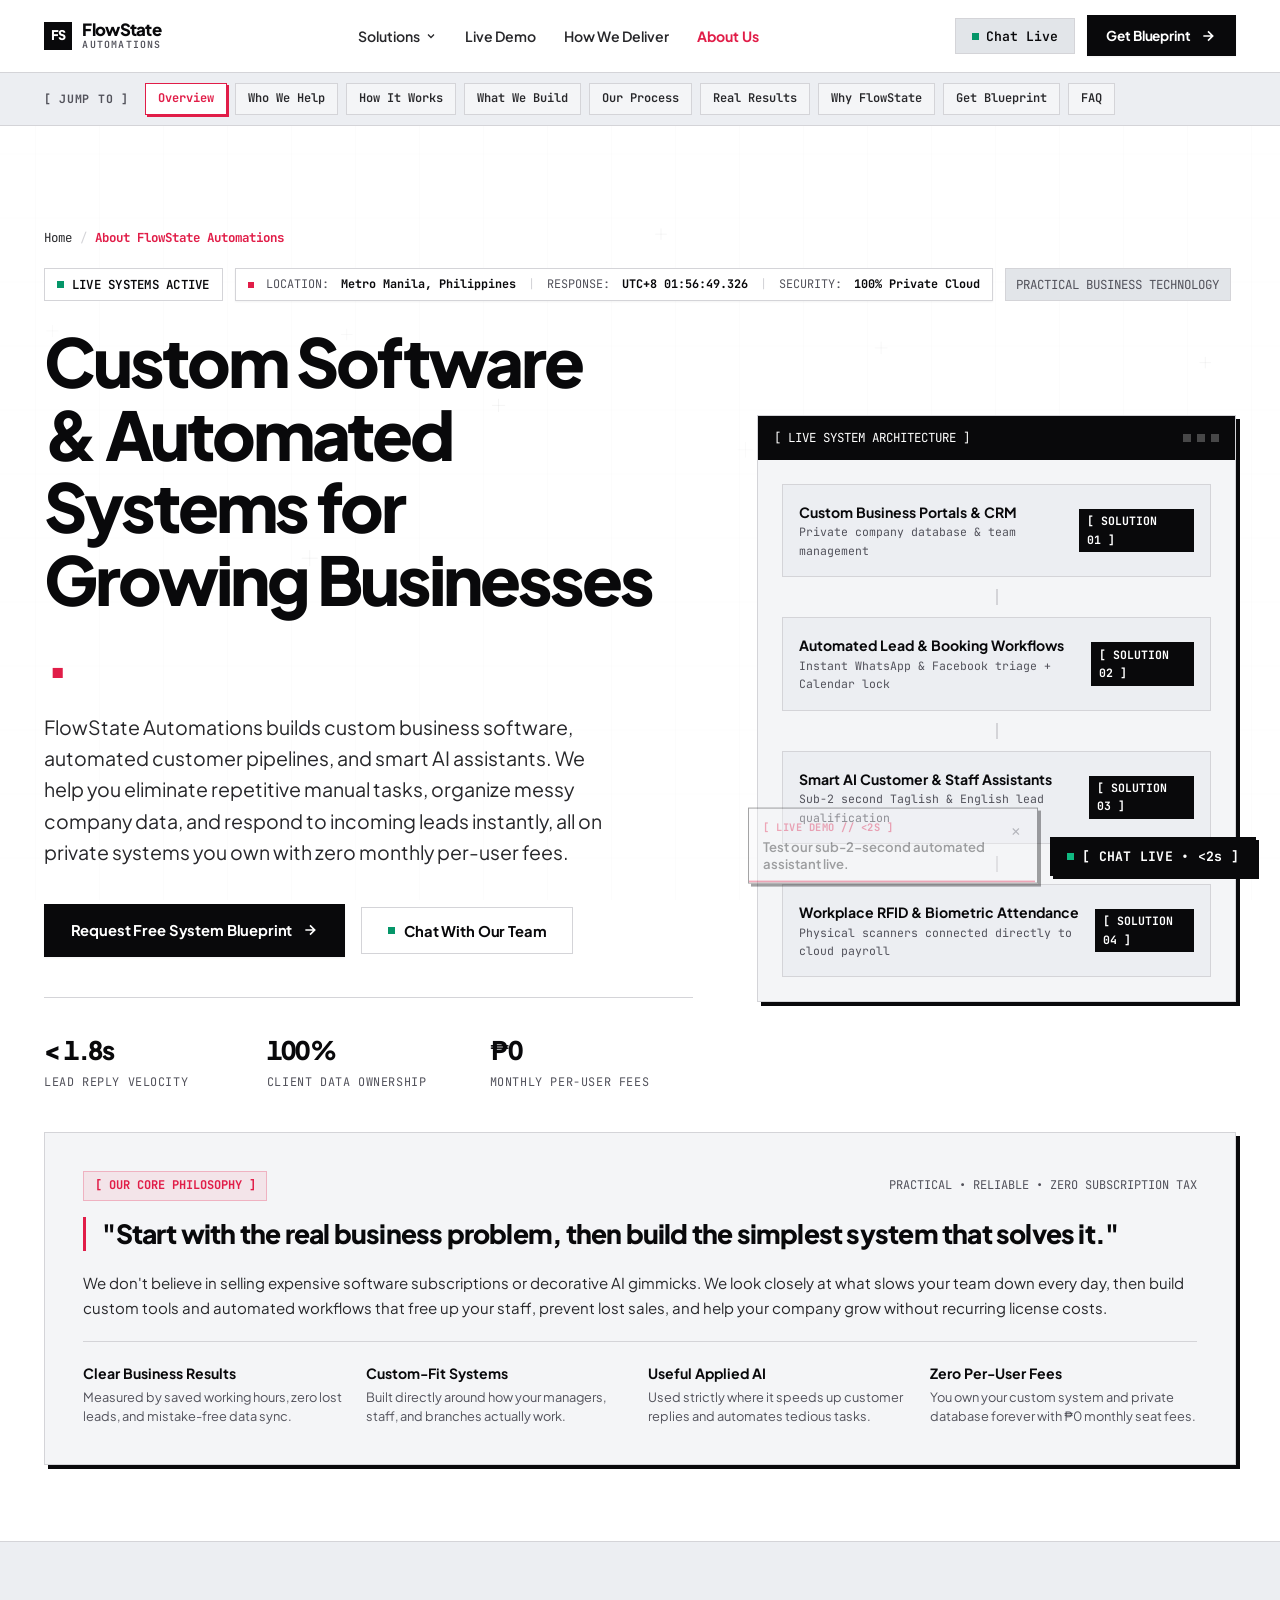
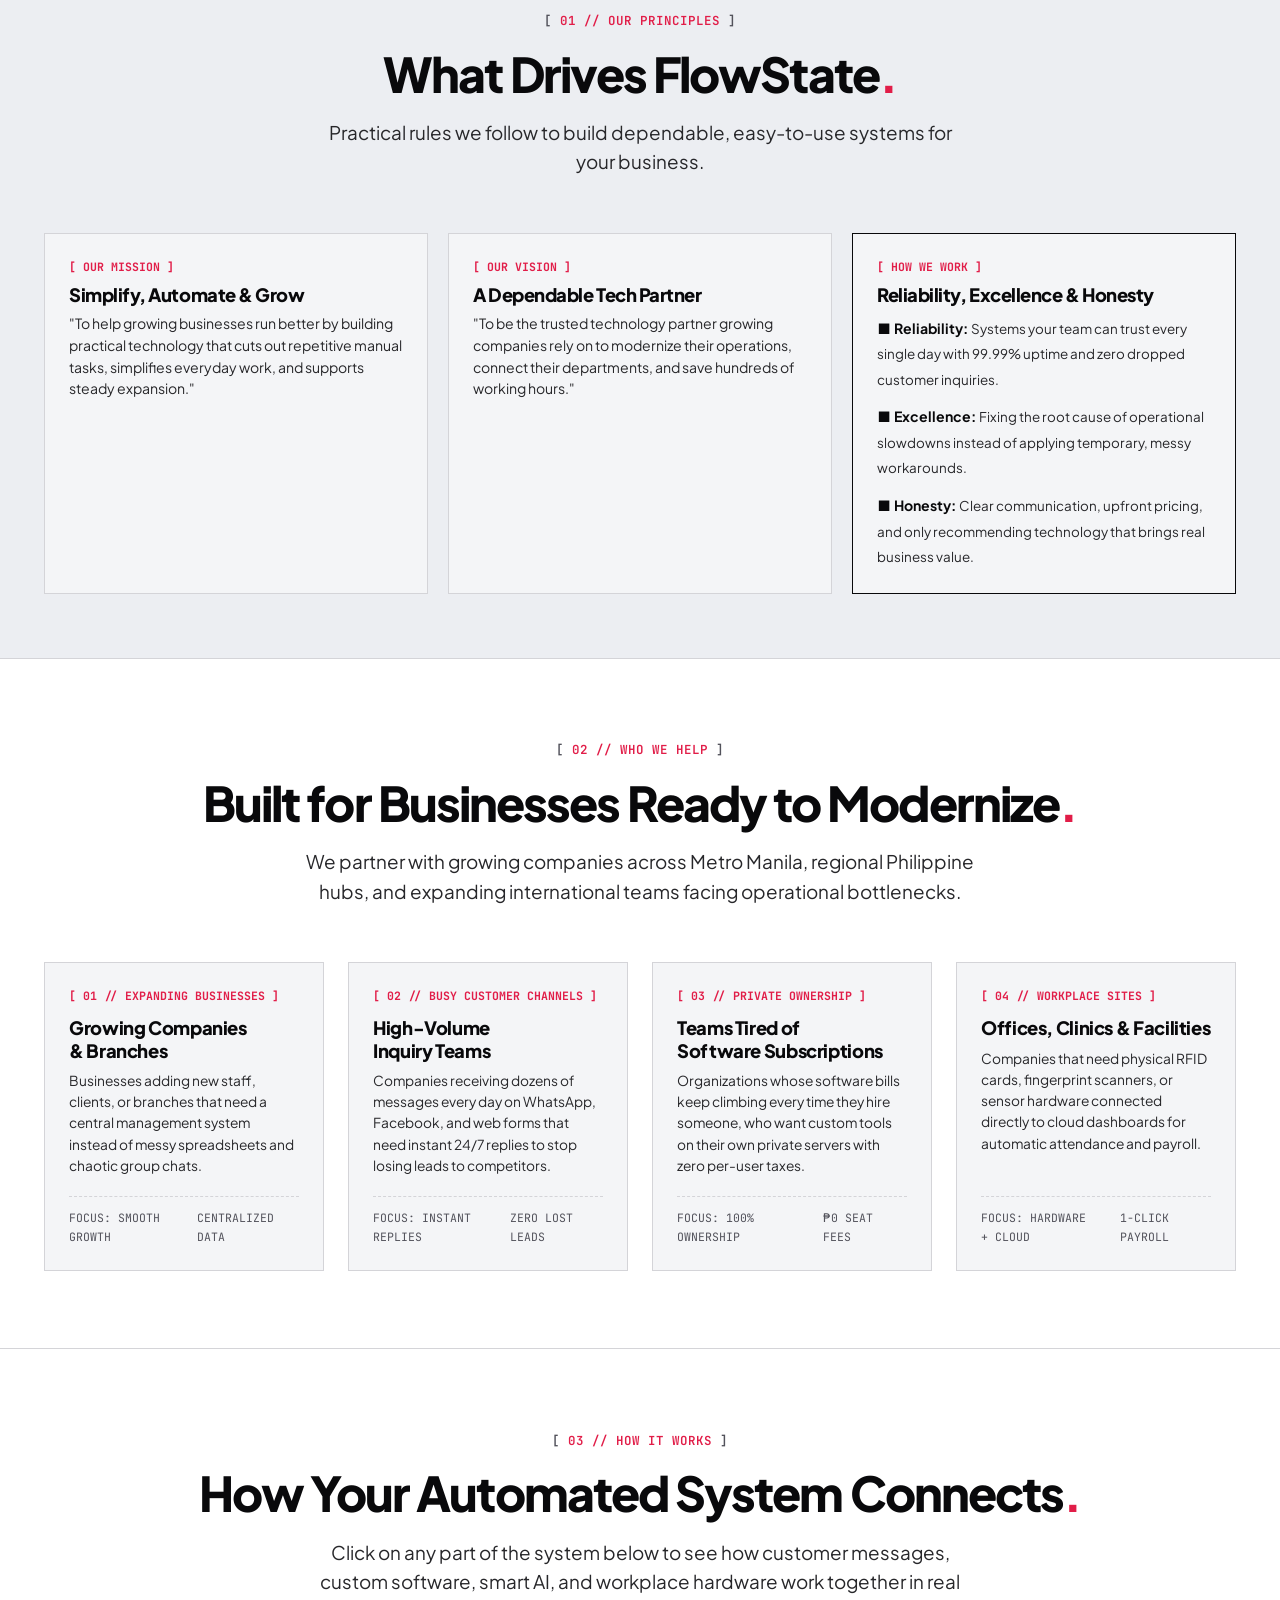
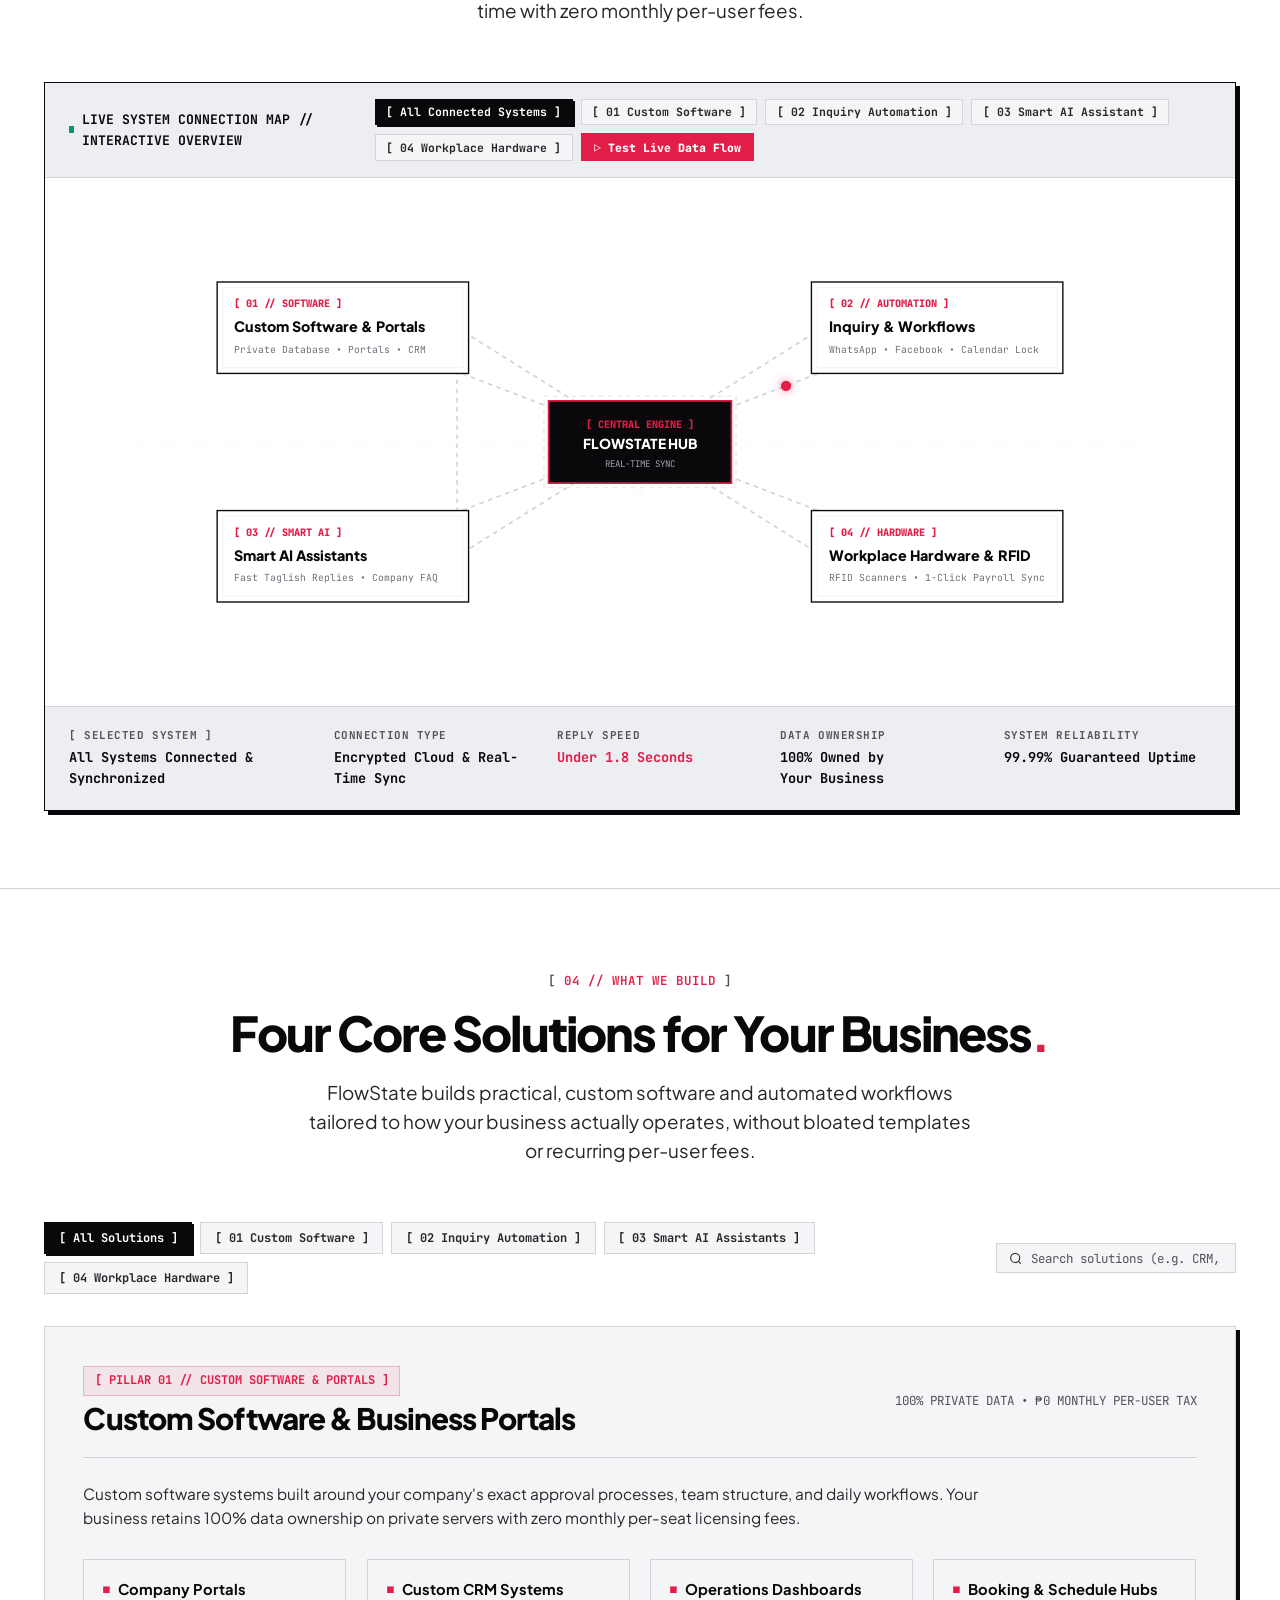
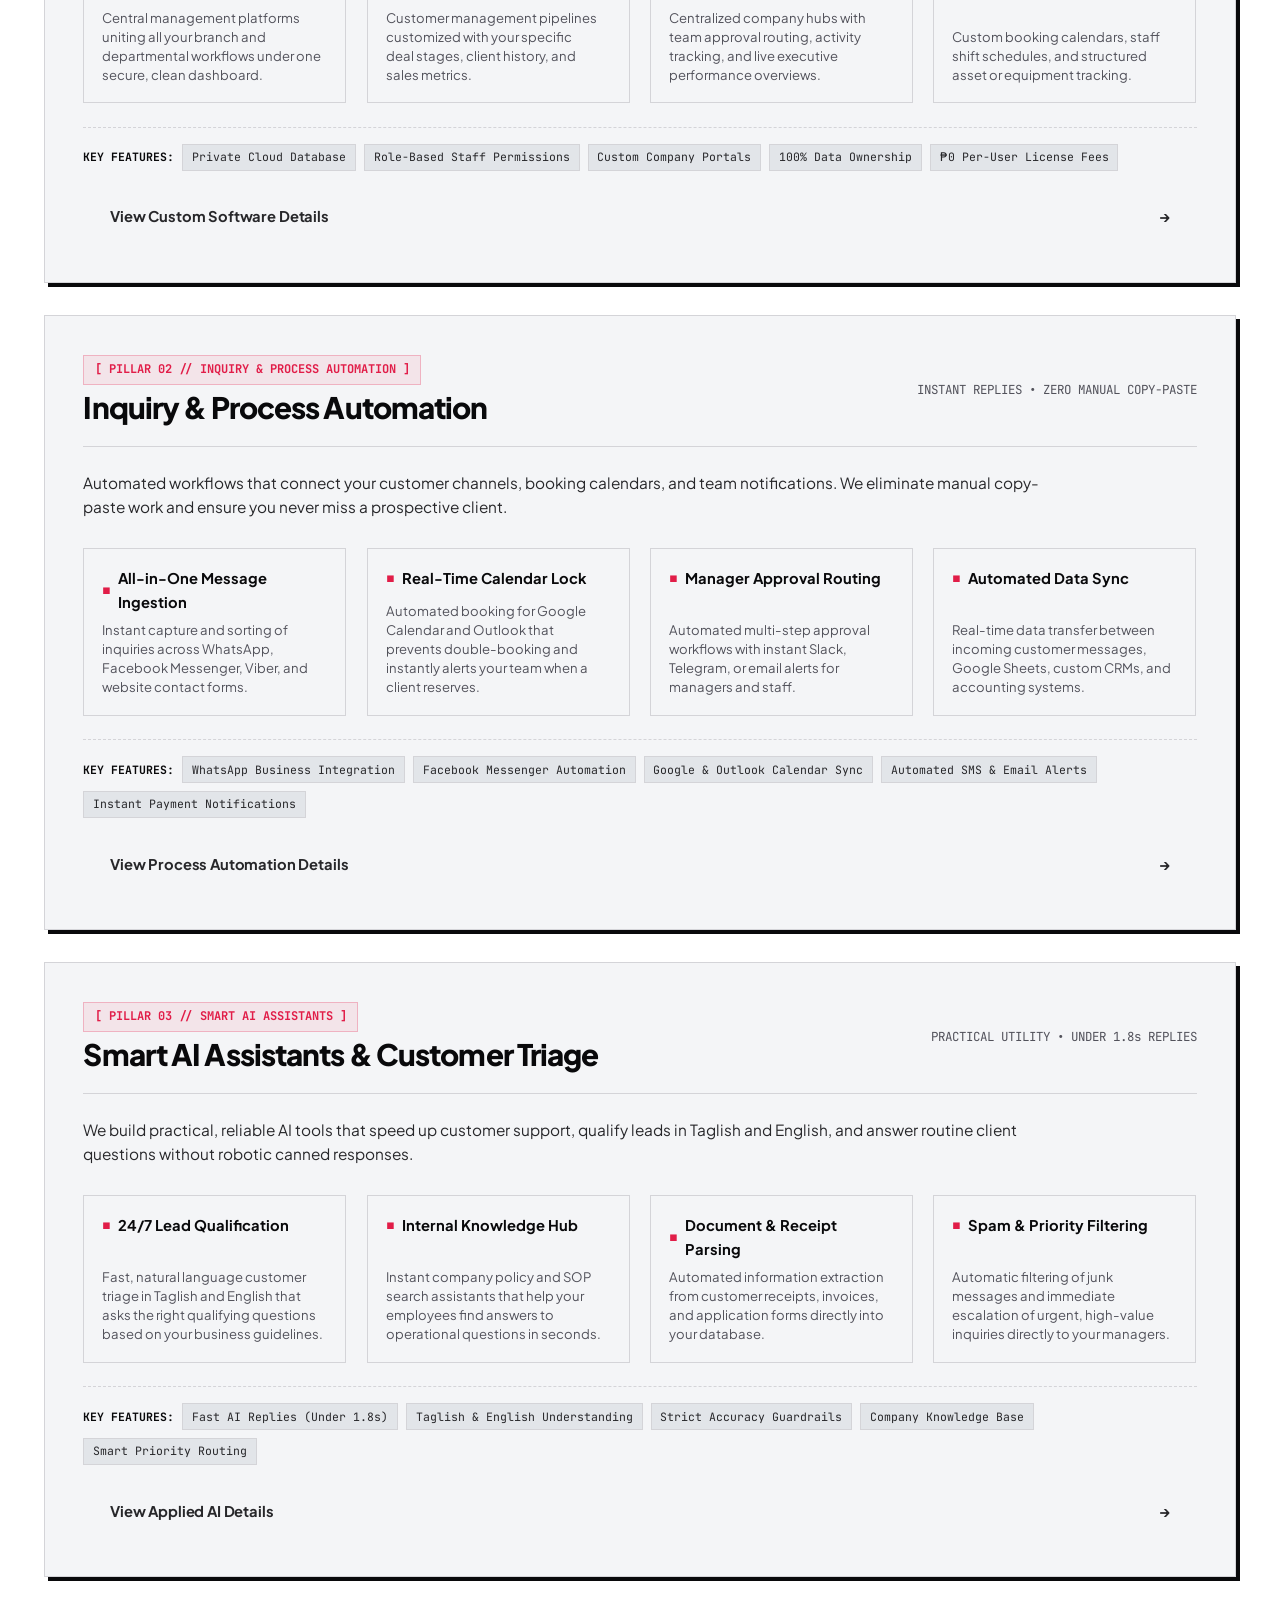
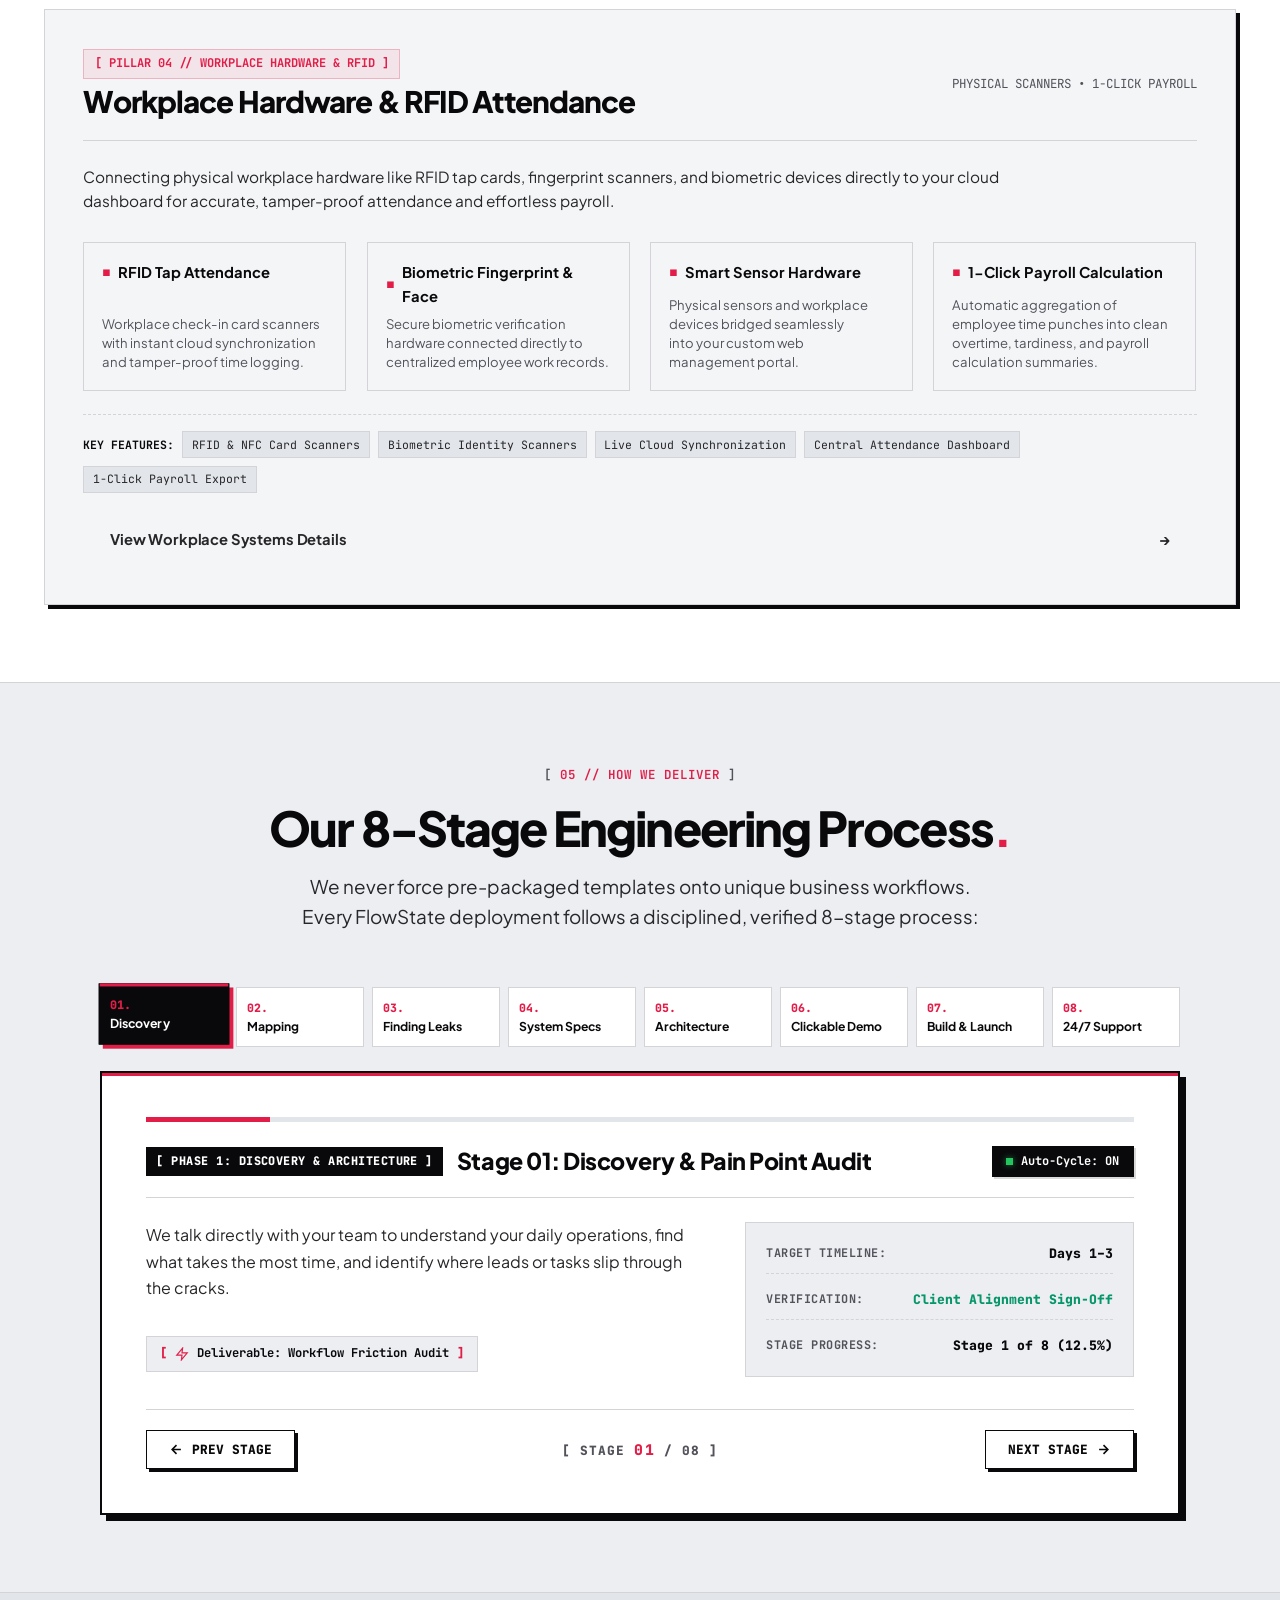
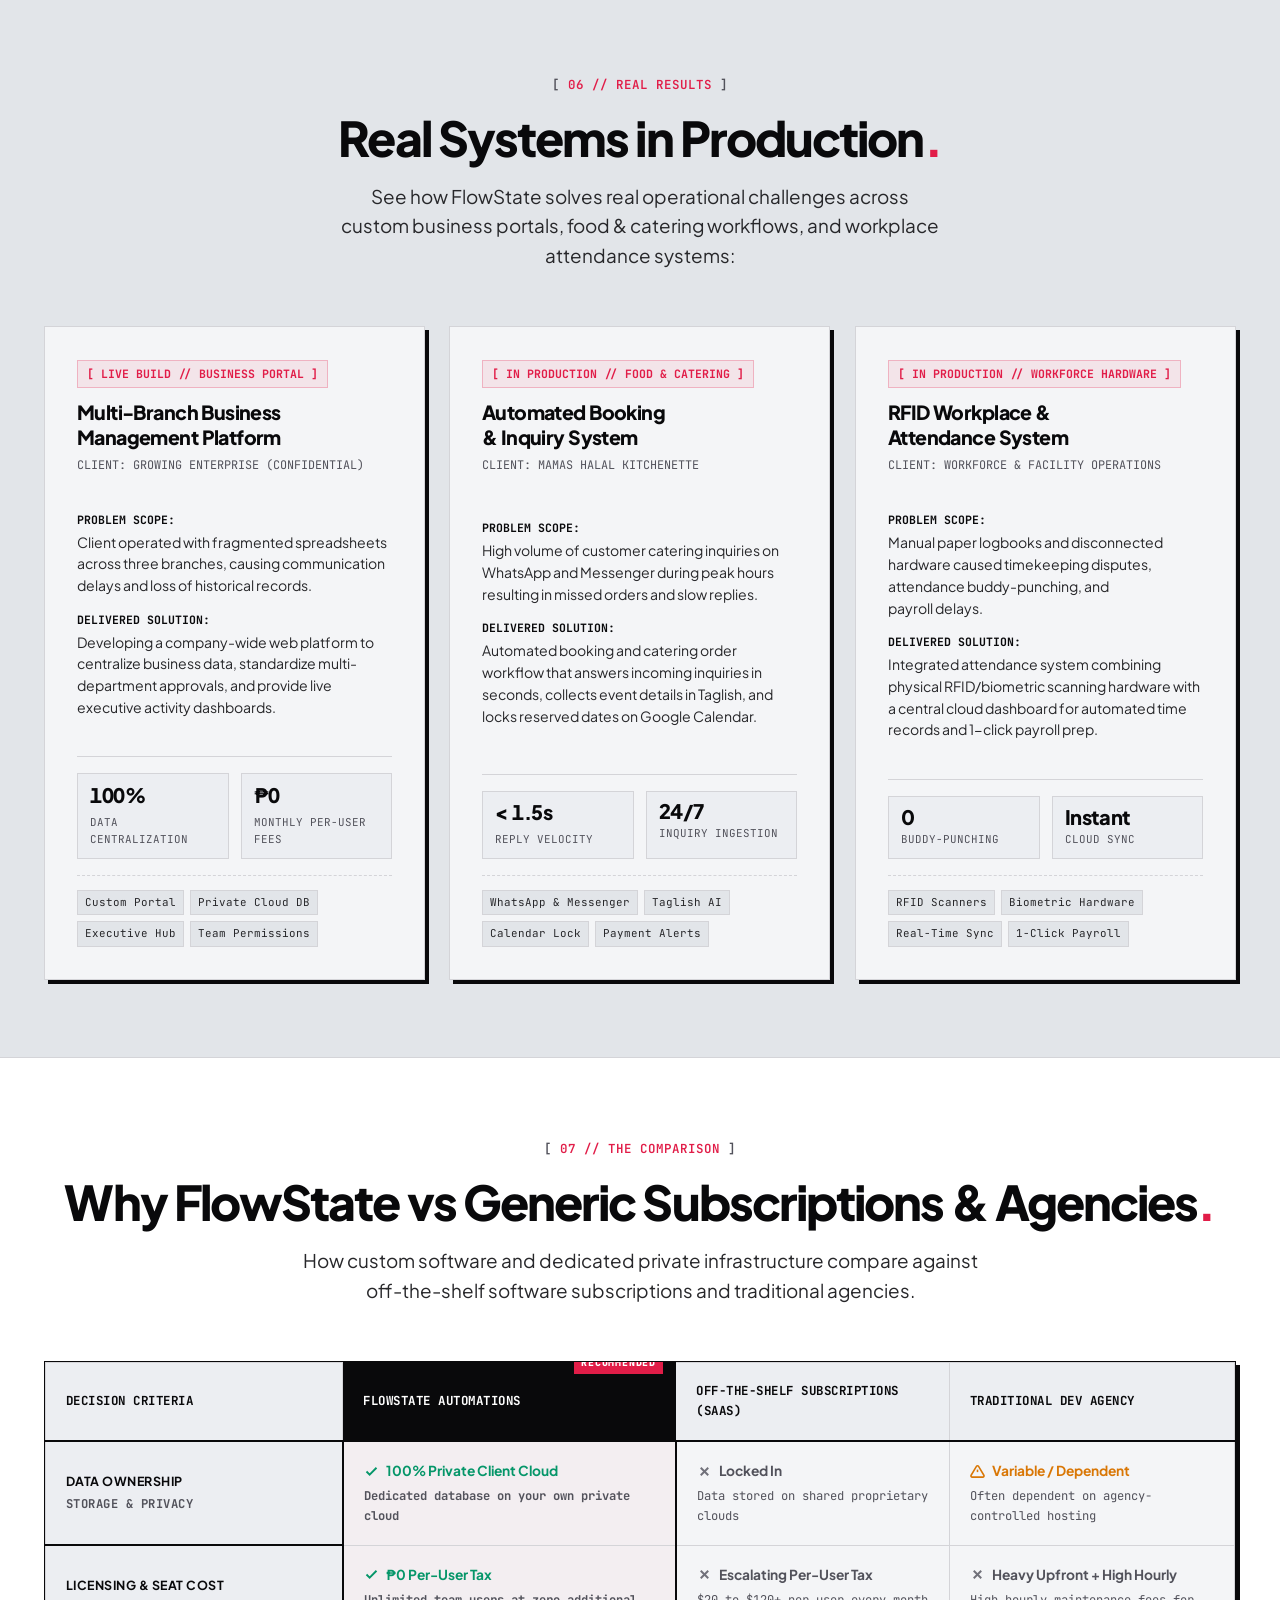
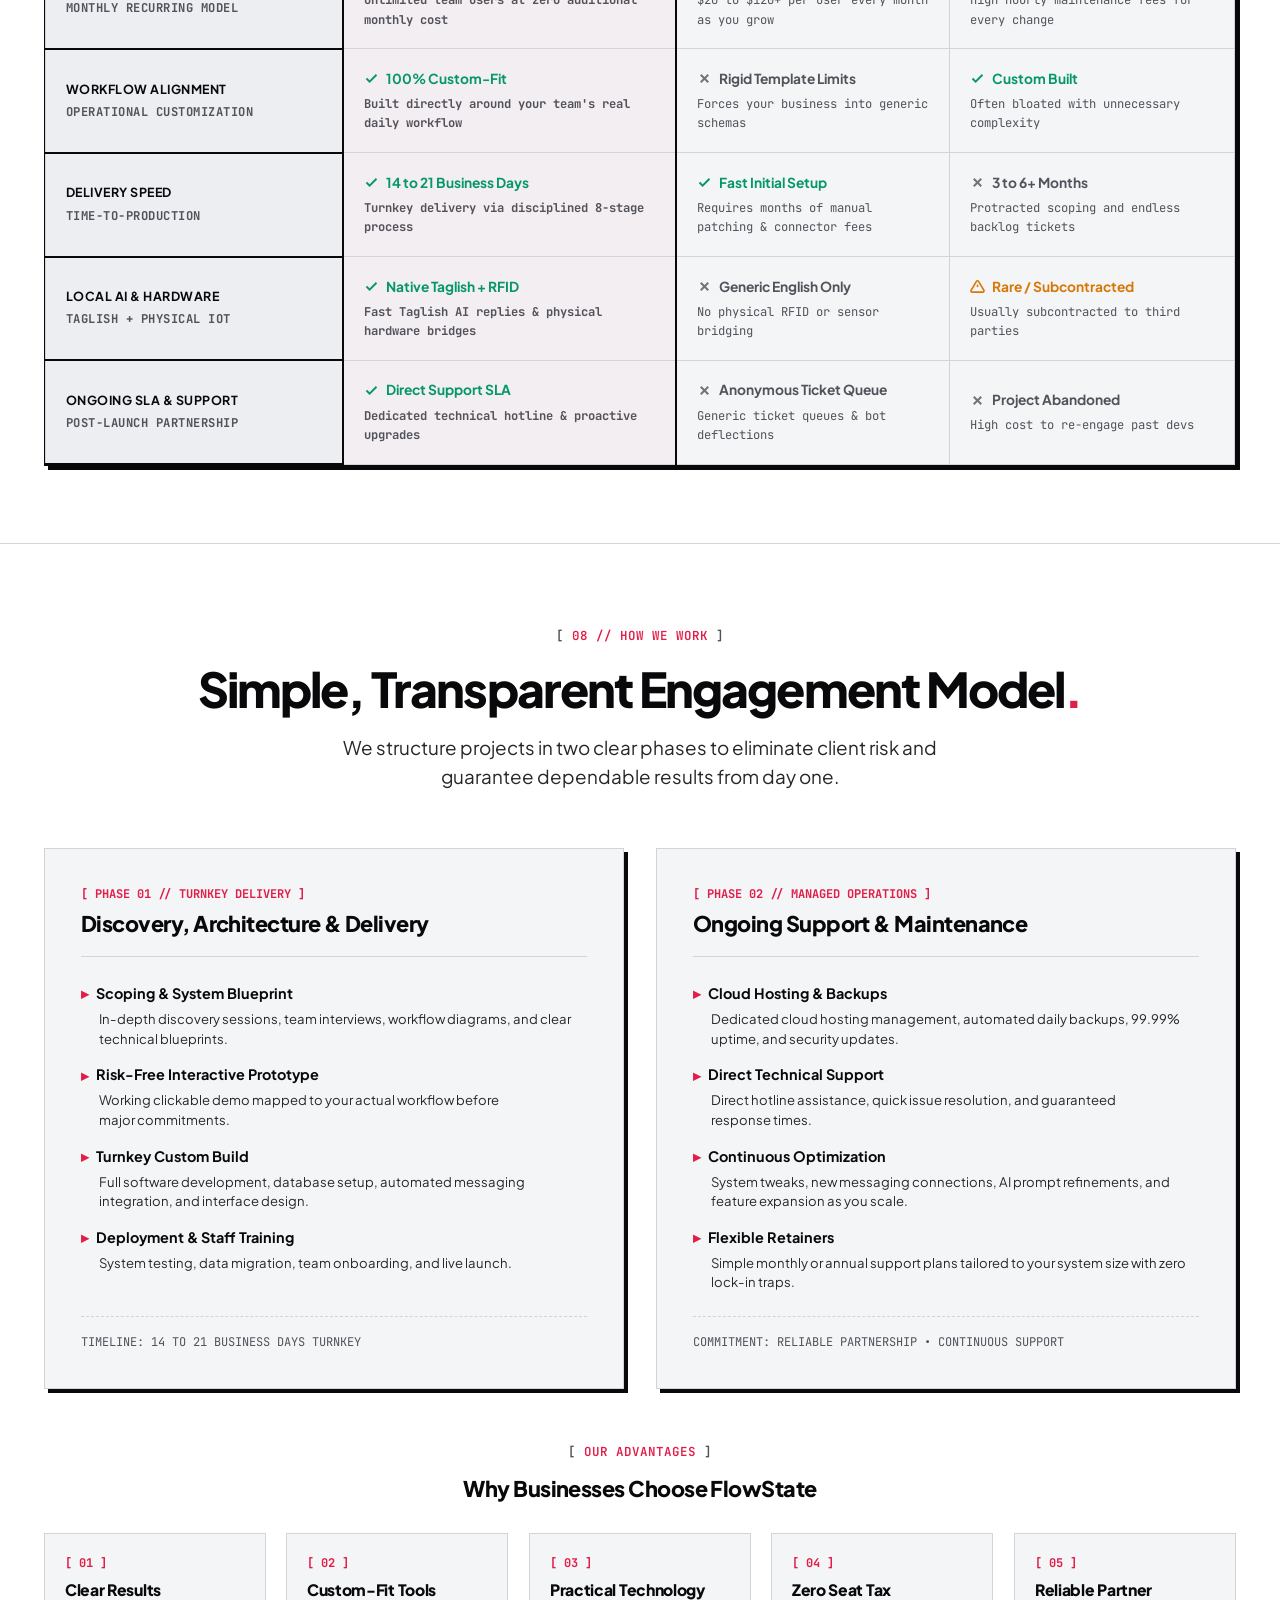
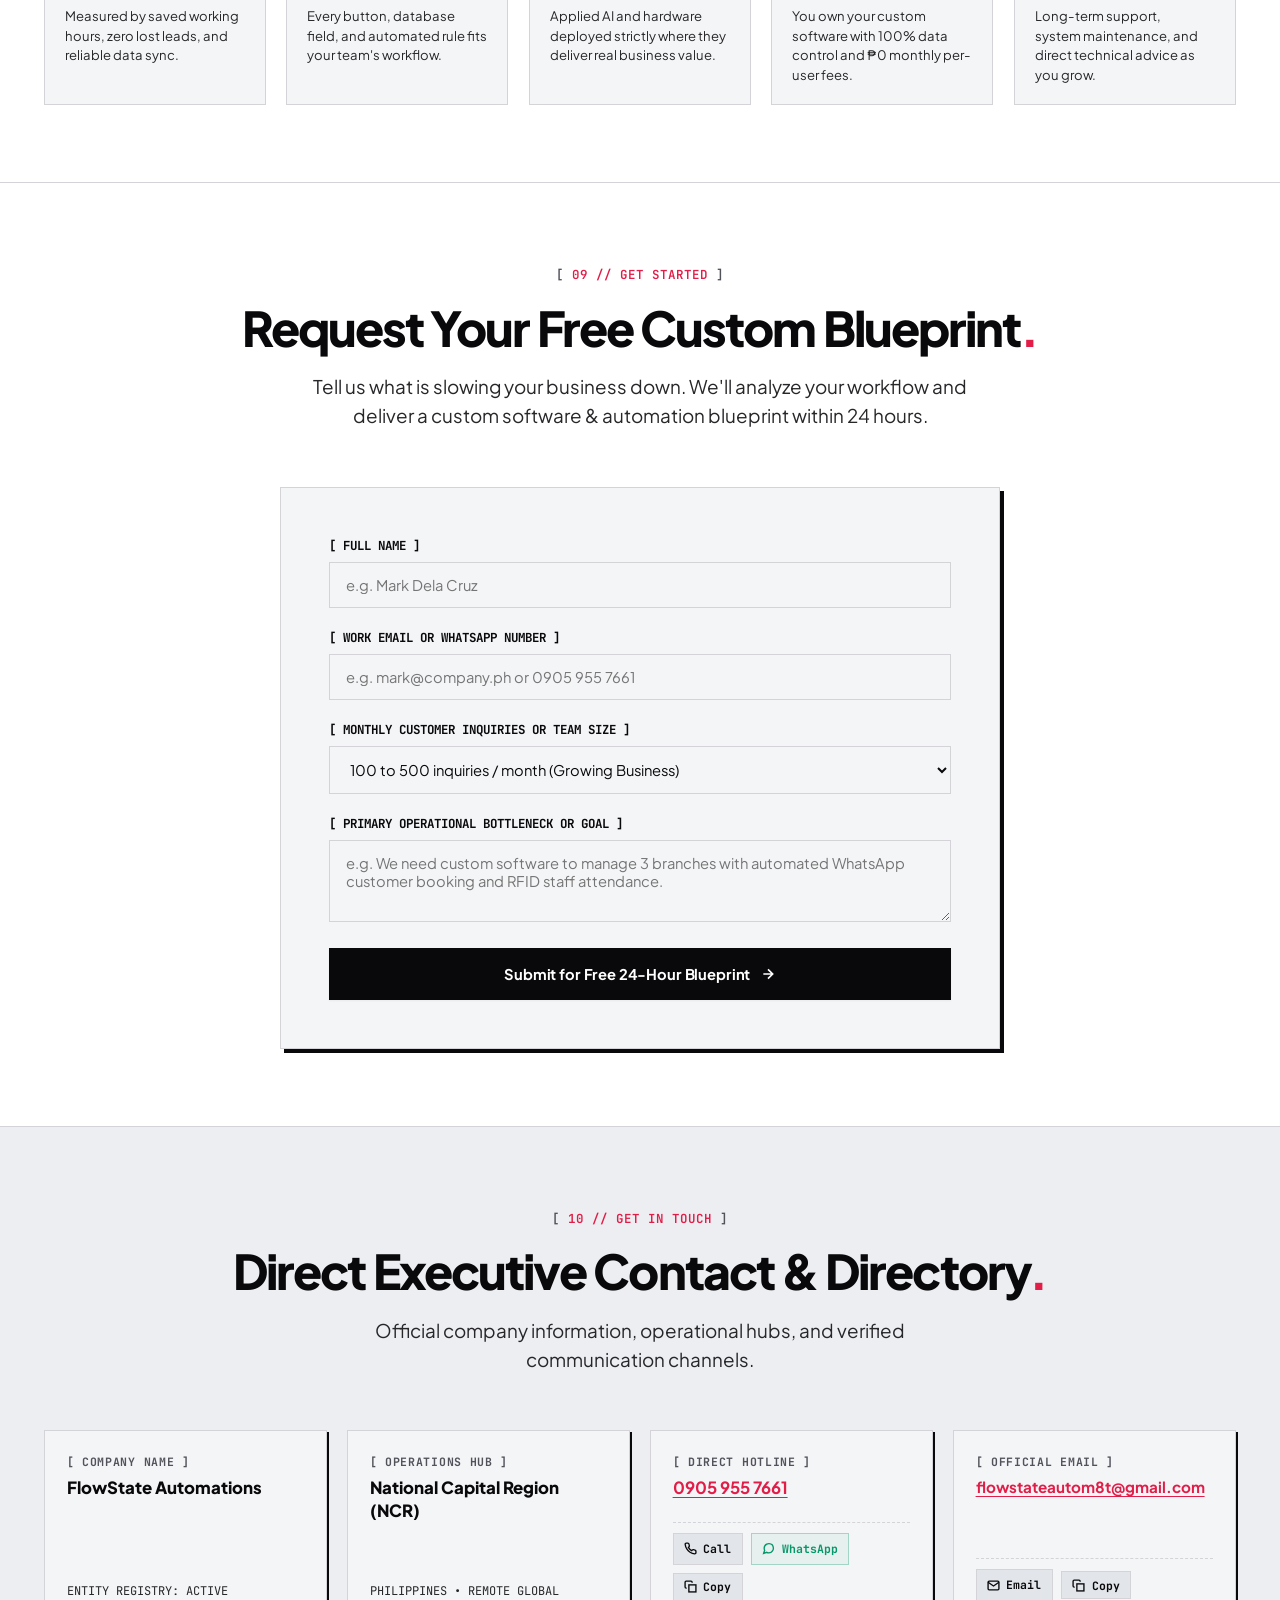
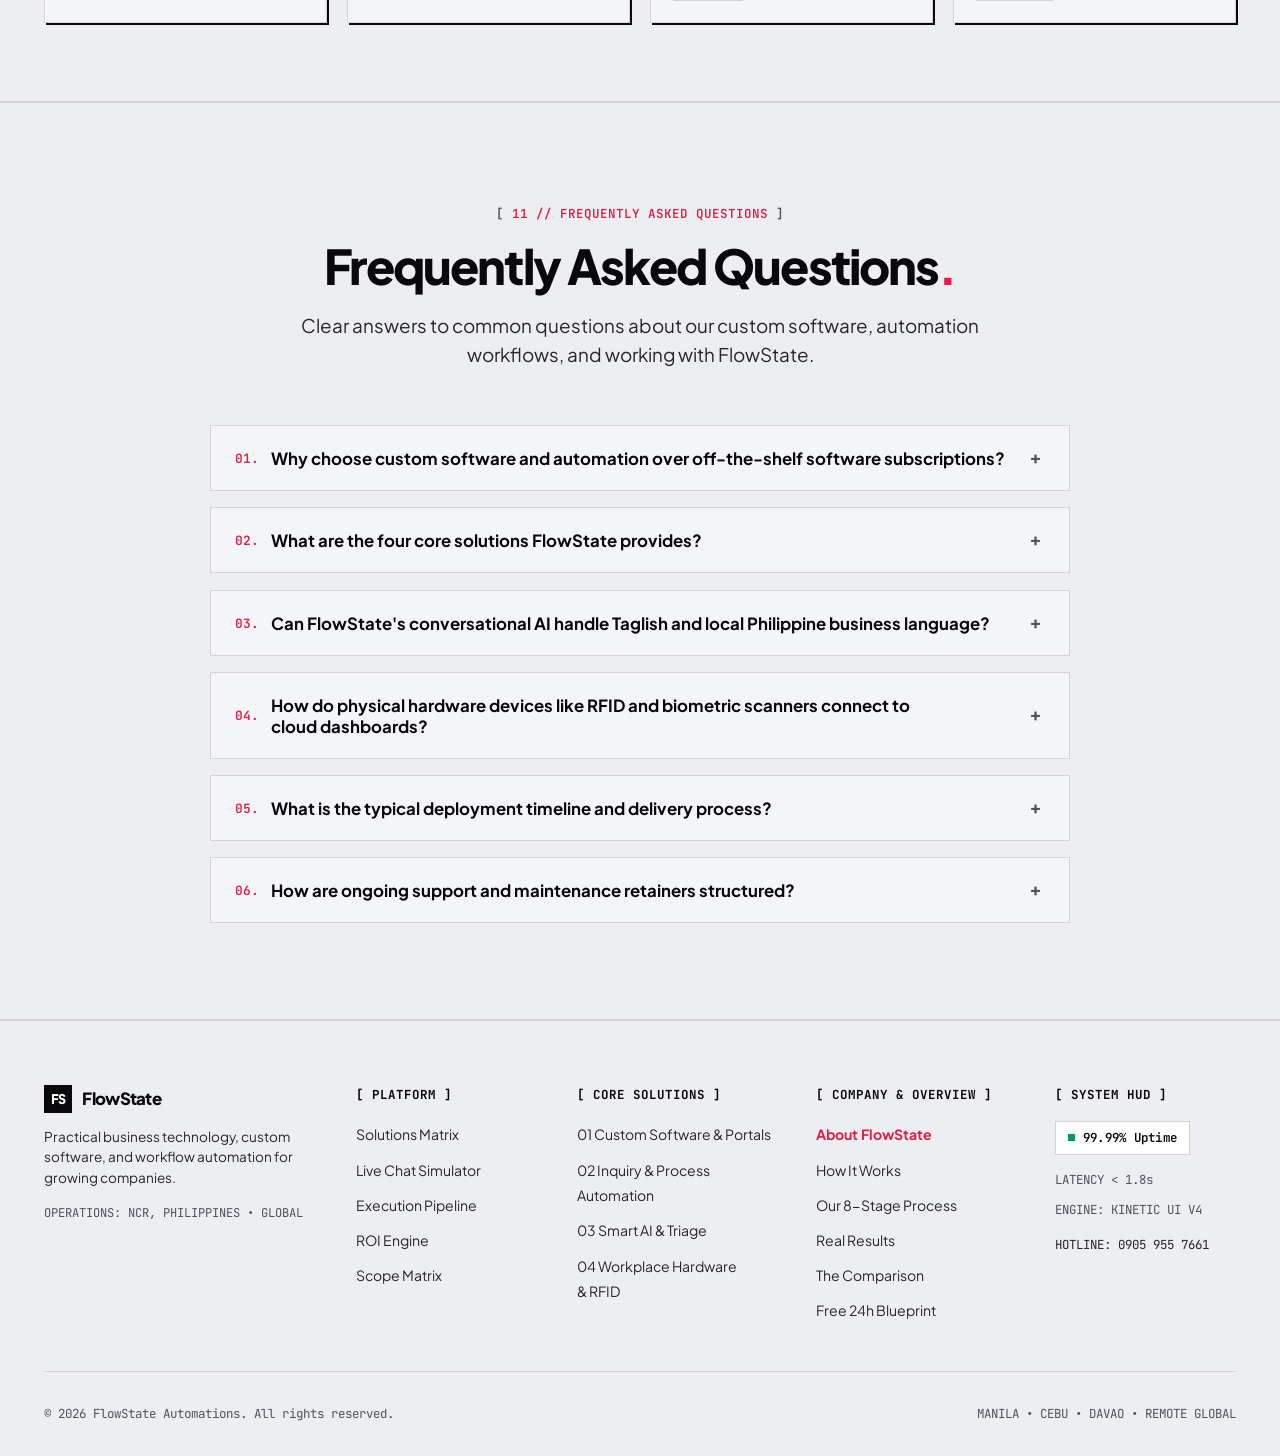
<file: about.html>
<!DOCTYPE html>
<html lang="en">
<head>
  <meta charset="UTF-8">
  <meta name="viewport" content="width=device-width, initial-scale=1.0, viewport-fit=cover, interactive-widget=resizes-content">
  <title>About FlowState Automations | Custom Software, Process Automation & Applied AI Philippines</title>
  <meta name="description" content="Discover FlowState Automations. We build custom business software, inquiry automation workflows, smart AI assistants, and workplace RFID hardware integrations for growing companies with 100% private data ownership and ₱0 per-seat fees.">
  <meta name="keywords" content="FlowState Automations, About FlowState, Custom Software Development Philippines, Business Process Automation Manila, Applied AI Triage NCR, RFID Attendance Integration, Custom CRM Systems, Enterprise Business Management Platform, Taglish Conversational AI, SME Technology Partner NCR, Private Cloud Software Developer">
  <meta name="author" content="FlowState Automations">
  <meta name="robots" content="index, follow, max-snippet:-1, max-image-preview:large, max-video-preview:-1">
  <link rel="canonical" href="https://flowstate-automations.pages.dev/about.html">

  <!-- Open Graph / Facebook Meta -->
  <meta property="og:type" content="website">
  <meta property="og:site_name" content="FlowState Automations">
  <meta property="og:url" content="https://flowstate-automations.pages.dev/about.html">
  <meta property="og:title" content="About FlowState Automations | Custom Software & Process Automation Philippines">
  <meta property="og:description" content="Practical business technology: custom software platforms, automated inquiry workflows, smart AI assistants, and workplace hardware with 100% data ownership and zero per-seat fees.">
  <meta property="og:image" content="https://flowstate-automations.pages.dev/og-image.png">
  <meta property="og:image:width" content="1200">
  <meta property="og:image:height" content="630">
  <meta property="og:image:alt" content="FlowState Automations - Custom Software, Process Automation & Applied AI">
  <meta property="og:locale" content="en_PH">

  <!-- Twitter Meta -->
  <meta name="twitter:card" content="summary_large_image">
  <meta name="twitter:url" content="https://flowstate-automations.pages.dev/about.html">
  <meta name="twitter:title" content="About FlowState Automations | Custom Software & Process Automation Philippines">
  <meta name="twitter:description" content="Practical business technology: custom software platforms, automated inquiry workflows, smart AI assistants, and workplace hardware with 100% data ownership.">
  <meta name="twitter:image" content="https://flowstate-automations.pages.dev/og-image.png">
  <meta name="twitter:image:alt" content="FlowState Automations - Swiss Brutalist Kinetic Engineering">
  <meta name="twitter:creator" content="@flowstate_ph">
  <meta name="twitter:site" content="@flowstate_ph">

  <!-- Local SEO & Geo Meta Tags -->
  <meta name="geo.region" content="PH-00">
  <meta name="geo.placename" content="Metro Manila, National Capital Region (NCR)">
  <meta name="geo.position" content="14.5547;121.0244">
  <meta name="ICBM" content="14.5547, 121.0244">

  <!-- Google Typography Preconnect & Stacks -->
  <link rel="preconnect" href="https://fonts.googleapis.com">
  <link rel="preconnect" href="https://fonts.gstatic.com" crossorigin>
  <link href="https://fonts.googleapis.com/css2?family=JetBrains+Mono:wght@400;500;600;700&family=Plus+Jakarta+Sans:wght@400;500;600;700;800&display=swap" rel="stylesheet">
  
  <!-- Core Design System & Live Chatbot Stylesheets -->
  <link rel="stylesheet" href="styles.css">
  <link rel="stylesheet" href="chatbot.css">

  <!-- High-Authority JSON-LD Structured Data Schema (100% DOM Synchronized) -->
  <script type="application/ld+json">
  {
    "@context": "https://schema.org",
    "@graph": [
      {
        "@type": "WebSite",
        "@id": "https://flowstate-automations.pages.dev/#website",
        "url": "https://flowstate-automations.pages.dev/",
        "name": "FlowState Automations",
        "description": "Custom software development, business process automation, applied AI systems, and workforce hardware integrations.",
        "publisher": {
          "@id": "https://flowstate-automations.pages.dev/#organization"
        },
        "inLanguage": ["en-PH", "tl-PH"]
      },
      {
        "@type": "AboutPage",
        "@id": "https://flowstate-automations.pages.dev/about.html#aboutpage",
        "url": "https://flowstate-automations.pages.dev/about.html",
        "name": "About FlowState Automations | Custom Software, Process Automation & Applied AI Philippines",
        "headline": "Engineering Practical Business Infrastructure for Growing Enterprises",
        "description": "Comprehensive company overview, mission, core values, 4 core solutions, 8-stage engineering process, and representative projects of FlowState Automations.",
        "isPartOf": {
          "@id": "https://flowstate-automations.pages.dev/#website"
        },
        "mainEntity": {
          "@id": "https://flowstate-automations.pages.dev/#organization"
        },
        "inLanguage": ["en-PH", "tl-PH"],
        "breadcrumb": {
          "@id": "https://flowstate-automations.pages.dev/about.html#breadcrumb"
        }
      },
      {
        "@type": "BreadcrumbList",
        "@id": "https://flowstate-automations.pages.dev/about.html#breadcrumb",
        "itemListElement": [
          {
            "@type": "ListItem",
            "position": 1,
            "name": "Home",
            "item": "https://flowstate-automations.pages.dev/"
          },
          {
            "@type": "ListItem",
            "position": 2,
            "name": "About Us",
            "item": "https://flowstate-automations.pages.dev/about.html"
          }
        ]
      },
      {
        "@type": "ProfessionalService",
        "@id": "https://flowstate-automations.pages.dev/#organization",
        "name": "FlowState Automations",
        "legalName": "FlowState Automations",
        "url": "https://flowstate-automations.pages.dev/",
        "logo": "https://flowstate-automations.pages.dev/logo.png",
        "image": "https://flowstate-automations.pages.dev/og-image.png",
        "description": "Technology solutions provider building custom software platforms, automated customer workflows, smart AI assistants, and physical hardware integrations for growing organizations.",
        "telephone": "+639059557661",
        "email": "flowstateautom8t@gmail.com",
        "priceRange": "₱15,000 - ₱150,000",
        "slogan": "Start with the real business problem, then build the simplest system that solves it.",
        "address": {
          "@type": "PostalAddress",
          "addressLocality": "National Capital Region (NCR)",
          "addressRegion": "Metro Manila",
          "addressCountry": "PH"
        },
        "geo": {
          "@type": "GeoCoordinates",
          "latitude": "14.5547",
          "longitude": "121.0244"
        },
        "areaServed": [
          "Philippines",
          "National Capital Region (NCR)",
          "Metro Manila",
          "Cebu",
          "Davao",
          "Southeast Asia",
          "Global"
        ],
        "knowsAbout": [
          "Custom Software & Portals",
          "Inquiry & Process Automation",
          "Smart AI Assistants",
          "Omni-Channel Lead Pipelines",
          "RFID & Biometric Workforce Integration",
          "Dedicated Private CRM Systems",
          "Taglish Natural Language Processing",
          "Private Cloud Data Architecture"
        ],
        "contactPoint": {
          "@type": "ContactPoint",
          "telephone": "+639059557661",
          "contactType": "customer service & consultation",
          "email": "flowstateautom8t@gmail.com",
          "areaServed": ["PH", "Global"],
          "availableLanguage": ["English", "Filipino", "Taglish"]
        },
        "openingHoursSpecification": {
          "@type": "OpeningHoursSpecification",
          "dayOfWeek": [
            "Monday",
            "Tuesday",
            "Wednesday",
            "Thursday",
            "Friday",
            "Saturday",
            "Sunday"
          ],
          "opens": "00:00",
          "closes": "23:59"
        },
        "hasOfferCatalog": {
          "@type": "OfferCatalog",
          "name": "FlowState Core Solutions",
          "itemListElement": [
            {
              "@type": "Offer",
              "itemOffered": {
                "@type": "Service",
                "name": "Solution 1: Custom Software & Portals",
                "description": "Bespoke business management systems, company portals, custom CRM pipelines, and operations hubs with 100% private data ownership and zero per-seat licensing fees."
              }
            },
            {
              "@type": "Offer",
              "itemOffered": {
                "@type": "Service",
                "name": "Solution 2: Inquiry & Process Automation",
                "description": "Automated pipelines connecting WhatsApp, Messenger, Viber, and web contact forms with real-time calendar locks and multi-level approval routing."
              }
            },
            {
              "@type": "Offer",
              "itemOffered": {
                "@type": "Service",
                "name": "Solution 3: Smart AI Assistants & Customer Triage",
                "description": "Fast natural language inquiry triage in Taglish and English, context-aware internal knowledge assistants, and automated document parsing."
              }
            },
            {
              "@type": "Offer",
              "itemOffered": {
                "@type": "Service",
                "name": "Solution 4: Workplace Hardware & RFID Attendance",
                "description": "Connecting physical RFID attendance scanners and biometric sensors directly to cloud web dashboards for unified real-time timekeeping and 1-click payroll."
              }
            }
          ]
        }
      },
      {
        "@type": "FAQPage",
        "@id": "https://flowstate-automations.pages.dev/about.html#faq",
        "mainEntity": [
          {
            "@type": "Question",
            "name": "Why choose custom software and automation over off-the-shelf software subscriptions?",
            "acceptedAnswer": {
              "@type": "Answer",
              "text": "Off-the-shelf software products force your organization to conform to generic templates and charge escalating per-seat monthly subscription fees as your team grows. FlowState builds custom software and automated workflows mapped to your exact operational hierarchy on dedicated infrastructure with 100% data ownership and zero recurring per-user fees."
            }
          },
          {
            "@type": "Question",
            "name": "What are the four core solutions FlowState provides?",
            "acceptedAnswer": {
              "@type": "Answer",
              "text": "FlowState delivers technology systems across four solutions: (1) Custom Software & Portals (company management platforms, custom CRMs, operations dashboards), (2) Inquiry & Process Automation (WhatsApp and Facebook lead triage, two-way calendar sync, manager approvals), (3) Smart AI Assistants (fast Taglish and English customer qualification, internal company knowledge retrieval), and (4) Workplace Hardware & RFID (physical tap cards and biometric scanners connected directly to cloud dashboards for automatic payroll)."
            }
          },
          {
            "@type": "Question",
            "name": "Can FlowState's conversational AI handle Taglish and local Philippine business language?",
            "acceptedAnswer": {
              "@type": "Answer",
              "text": "Yes. Our applied AI models are specifically calibrated for colloquial Taglish and Philippine business communication (e.g. 'magkano package?', 'may available slot ba this Thursday?'). It communicates with authentic, respectful professional courtesy without robotic canned responses."
            }
          },
          {
            "@type": "Question",
            "name": "How do physical hardware devices like RFID and biometric scanners connect to cloud dashboards?",
            "acceptedAnswer": {
              "@type": "Answer",
              "text": "We engineer secure IoT hardware bridges and real-time event pipelines that connect physical RFID scanners and biometric sensors directly to your cloud web platform. Employee punches and access events sync instantaneously, eliminating manual logbooks and preventing buddy-punching."
            }
          },
          {
            "@type": "Question",
            "name": "What is the typical deployment timeline and delivery process?",
            "acceptedAnswer": {
              "@type": "Answer",
              "text": "Standard production delivery takes 14 to 21 business days turnkey. This includes in-depth operational discovery, interactive workflow prototyping, fullstack custom engineering, database setup, stress testing, and live team onboarding."
            }
          },
          {
            "@type": "Question",
            "name": "How are ongoing support and maintenance retainers structured?",
            "acceptedAnswer": {
              "@type": "Answer",
              "text": "Through Phase 2 of our commercial model, we provide continuous cloud infrastructure management, automated database backups, 99.99% uptime monitoring, security patching, direct technical assistance, and continuous feature evolution via transparent monthly or annual retainers."
            }
          }
        ]
      }
    ]
  }
  </script>
</head>
<body>

  <!-- Kinetic Background Canvas Layer -->
  <canvas id="kineticBgCanvas"></canvas>

  <div class="page-wrapper">

    <!-- 1. STICKY SWISS NAVBAR -->
    <header class="navbar-sticky">
      <div class="nav-container">
        <a href="index.html" class="brand-logo" aria-label="FlowState Automations Home">
          <div class="brand-logo-mark">FS</div>
          <div class="brand-logo-text">
            <span class="brand-name">FlowState</span>
            <span class="brand-sub">AUTOMATIONS</span>
          </div>
        </a>

        <nav class="nav-menu" aria-label="Main Navigation">
          <div class="nav-item-dropdown">
            <button class="nav-link nav-dropdown-trigger" aria-expanded="false" aria-haspopup="true">
              <span>Solutions</span>
              <svg class="dropdown-chevron" viewBox="0 0 24 24" width="12" height="12" fill="none" stroke="currentColor" stroke-width="2.5"><path d="M6 9l6 6 6-6"/></svg>
            </button>
            <div class="nav-dropdown-menu">
              <div class="nav-dropdown-header">[ 4 CORE CAPABILITY PILLARS ]</div>
              <div class="nav-dropdown-grid">
                <a href="custom-software.html" class="nav-dropdown-card">
                  <div class="nav-dropdown-tag">[ PILLAR 01 ]</div>
                  <div class="nav-dropdown-title">Custom Software &amp; Portals</div>
                  <div class="nav-dropdown-desc">Bespoke management systems, CRMs &amp; private databases with ₱0 per-seat tax.</div>
                </a>
                <a href="process-automation.html" class="nav-dropdown-card">
                  <div class="nav-dropdown-tag">[ PILLAR 02 ]</div>
                  <div class="nav-dropdown-title">Process Automation &amp; Workflows</div>
                  <div class="nav-dropdown-desc">Omni-channel triage (WhatsApp, Meta) with bi-directional calendar lock.</div>
                </a>
                <a href="applied-ai.html" class="nav-dropdown-card">
                  <div class="nav-dropdown-tag">[ PILLAR 03 ]</div>
                  <div class="nav-dropdown-title">Applied AI &amp; Triage</div>
                  <div class="nav-dropdown-desc">Sub-2s Taglish conversational qualification &amp; internal knowledge retrieval.</div>
                </a>
                <a href="workforce-systems.html" class="nav-dropdown-card">
                  <div class="nav-dropdown-tag">[ PILLAR 04 ]</div>
                  <div class="nav-dropdown-title">Workforce &amp; RFID Systems</div>
                  <div class="nav-dropdown-desc">Physical RFID &amp; biometric hardware connected directly to cloud dashboards.</div>
                </a>
              </div>
            </div>
          </div>
          <a href="index.html#simulator" class="nav-link">Live Demo</a>
          <a href="#lifecycle" class="nav-link">How We Deliver</a>
          <a href="about.html" class="nav-link active" aria-current="page">About Us</a>
        </nav>

        <div class="nav-actions">
          <button class="nav-btn-chat" onclick="window.openFlowStateChat ? window.openFlowStateChat() : null" aria-label="Open Live Chat Desk">
            <span class="status-dot"></span>
            <span>Chat Live</span>
          </button>
          <a href="#contact" class="btn btn-primary nav-cta-desktop btn-magnetic" style="padding: 0.55rem 1.15rem; font-size: 0.85rem;">
            <span>Get Blueprint</span>
            <svg class="btn-icon" viewBox="0 0 24 24" fill="none" stroke="currentColor" stroke-width="2.5" aria-hidden="true"><path d="M5 12h14M12 5l7 7-7 7"/></svg>
          </a>
          <button class="mobile-menu-btn" id="mobileMenuBtn" aria-label="Toggle Navigation">
            <svg viewBox="0 0 24 24" width="22" height="22" fill="none" stroke="currentColor" stroke-width="2" aria-hidden="true"><line x1="3" y1="6" x2="21" y2="6"/><line x1="3" y1="12" x2="21" y2="12"/><line x1="3" y1="18" x2="21" y2="18"/></svg>
          </button>
        </div>
      </div>

      <!-- Mobile Navigation Drawer -->
      <div class="mobile-drawer" id="mobileDrawer">
        <nav class="mobile-nav-links">
          <div class="mobile-nav-group-title">[ SOLUTIONS ]</div>
          <a href="custom-software.html" class="mobile-nav-link" onclick="closeMobileMenu()"><span>01 // Custom Software &amp; Portals</span><span>&rarr;</span></a>
          <a href="process-automation.html" class="mobile-nav-link" onclick="closeMobileMenu()"><span>02 // Process Automation</span><span>&rarr;</span></a>
          <a href="applied-ai.html" class="mobile-nav-link" onclick="closeMobileMenu()"><span>03 // Applied AI &amp; Triage</span><span>&rarr;</span></a>
          <a href="workforce-systems.html" class="mobile-nav-link" onclick="closeMobileMenu()"><span>04 // Workforce &amp; RFID Systems</span><span>&rarr;</span></a>
          <div class="mobile-nav-group-title" style="margin-top: 0.85rem;">[ PLATFORM &amp; COMPANY ]</div>
          <a href="index.html#simulator" class="mobile-nav-link" onclick="closeMobileMenu()"><span>05 // Live Demo Sandbox</span><span>&rarr;</span></a>
          <a href="#lifecycle" class="mobile-nav-link" onclick="closeMobileMenu()"><span>06 // How We Deliver (8 Stages)</span><span>&rarr;</span></a>
          <a href="about.html" class="mobile-nav-link" onclick="closeMobileMenu()" style="color: var(--brand-accent); font-weight: 800;"><span>07 // About FlowState</span><span>&bull;</span></a>
          <a href="#contact" class="btn btn-primary" style="margin-top: 1.15rem; width: 100%;" onclick="closeMobileMenu()">
            <span>Request Free Blueprint &rarr;</span>
          </a>
        </nav>
      </div>
    </header>

    <!-- 1B. IN-PAGE QUICK JUMP SUB-NAV STRIP WITH SCROLL-SPY -->
    <nav class="jump-nav-strip" aria-label="About Page Section Navigation">
      <div class="jump-nav-container">
        <span class="jump-nav-label">[ JUMP TO ]</span>
        <a href="#overview" class="jump-nav-link active">Overview</a>
        <a href="#market" class="jump-nav-link">Who We Help</a>
        <a href="#architecture" class="jump-nav-link">How It Works</a>
        <a href="#capabilities" class="jump-nav-link">What We Build</a>
        <a href="#lifecycle" class="jump-nav-link">Our Process</a>
        <a href="#cases" class="jump-nav-link">Real Results</a>
        <a href="#comparison" class="jump-nav-link">Why FlowState</a>
        <a href="#contact" class="jump-nav-link">Get Blueprint</a>
        <a href="#faq" class="jump-nav-link">FAQ</a>
      </div>
    </nav>

    <main id="main-content">

      <!-- 2. KINETIC HERO & COMPANY OVERVIEW -->
      <section class="hero-section" id="overview">
        <div class="section-container">
          
          <!-- Semantic Breadcrumb -->
          <nav class="breadcrumb-nav" aria-label="Breadcrumb">
            <ol class="breadcrumb-list">
              <li class="breadcrumb-item"><a href="index.html">Home</a></li>
              <li class="breadcrumb-separator">/</li>
              <li class="breadcrumb-item breadcrumb-current" aria-current="page">About FlowState Automations</li>
            </ol>
          </nav>

          <div class="hero-tag-row">
            <span class="status-pill"><span class="status-dot status-dot-pulse"></span> LIVE SYSTEMS ACTIVE</span>
            <div class="hero-hud-ticker" id="heroLiveHudTicker">
              <span class="hud-dot"></span>
              <span class="hud-label">LOCATION:</span>
              <span class="hud-val" id="hudCoordsVal">Metro Manila, Philippines</span>
              <span style="color: var(--border-subtle);">|</span>
              <span class="hud-label">RESPONSE:</span>
              <span class="hud-val" id="hudTimeVal">24/7 Live Triage</span>
              <span style="color: var(--border-subtle);">|</span>
              <span class="hud-label">SECURITY:</span>
              <span class="hud-val" id="hudThreadsVal">100% Private Cloud</span>
            </div>
            <span class="hero-code-tag">PRACTICAL BUSINESS TECHNOLOGY</span>
          </div>

          <div class="hero-grid">
            <div class="hero-text-col">
              <h1 class="hero-title">Custom Software &amp; Automated Systems for Growing Businesses<span class="red-dot">.</span></h1>
              <p class="hero-subtitle">
                FlowState Automations builds custom business software, automated customer pipelines, and smart AI assistants. We help you eliminate repetitive manual tasks, organize messy company data, and respond to incoming leads instantly, all on private systems you own with zero monthly per-user fees.
              </p>
              
              <div class="hero-cta-group">
                <a href="#contact" class="btn btn-primary btn-magnetic">
                  <span>Request Free System Blueprint</span>
                  <svg class="btn-icon" viewBox="0 0 24 24" fill="none" stroke="currentColor" stroke-width="2.5" aria-hidden="true"><path d="M5 12h14M12 5l7 7-7 7"/></svg>
                </a>
                <button class="btn btn-secondary btn-magnetic" onclick="window.openFlowStateChat ? window.openFlowStateChat() : null">
                  <span class="status-dot"></span>
                  <span>Chat With Our Team</span>
                </button>
              </div>

              <div class="hero-metrics-strip">
                <div class="hero-metric-item">
                  <span class="hero-metric-val counter-ticker" data-counter-prefix="&lt; " data-counter-suffix="s" data-counter-decimals="1" data-counter-target="1.8">&lt; 1.8s</span>
                  <span class="hero-metric-label">Lead Reply Velocity</span>
                </div>
                <div class="hero-metric-item">
                  <span class="hero-metric-val counter-ticker" data-counter-suffix="%" data-counter-target="100">100%</span>
                  <span class="hero-metric-label">Client Data Ownership</span>
                </div>
                <div class="hero-metric-item">
                  <span class="hero-metric-val counter-ticker" data-counter-prefix="₱" data-counter-target="0">₱0</span>
                  <span class="hero-metric-label">Monthly Per-User Fees</span>
                </div>
              </div>
            </div>

            <!-- Terminal Chassis Visual -->
            <div class="hero-visual-frame kinetic-card">
              <div class="hero-visual-header">
                <span>[ LIVE SYSTEM ARCHITECTURE ]</span>
                <div class="hero-terminal-dots">
                  <div class="hero-t-dot"></div>
                  <div class="hero-t-dot"></div>
                  <div class="hero-t-dot"></div>
                </div>
              </div>
              <div class="hero-visual-body">
                <div class="hero-flow-node">
                  <div>
                    <div class="hero-flow-node-title">Custom Business Portals &amp; CRM</div>
                    <div class="hero-flow-node-meta">Private company database &amp; team management</div>
                  </div>
                  <span class="hero-flow-node-badge">[ SOLUTION 01 ]</span>
                </div>
                <div class="hero-flow-connector"></div>
                <div class="hero-flow-node">
                  <div>
                    <div class="hero-flow-node-title">Automated Lead &amp; Booking Workflows</div>
                    <div class="hero-flow-node-meta">Instant WhatsApp &amp; Facebook triage + Calendar lock</div>
                  </div>
                  <span class="hero-flow-node-badge">[ SOLUTION 02 ]</span>
                </div>
                <div class="hero-flow-connector"></div>
                <div class="hero-flow-node">
                  <div>
                    <div class="hero-flow-node-title">Smart AI Customer &amp; Staff Assistants</div>
                    <div class="hero-flow-node-meta">Sub-2 second Taglish &amp; English lead qualification</div>
                  </div>
                  <span class="hero-flow-node-badge">[ SOLUTION 03 ]</span>
                </div>
                <div class="hero-flow-connector"></div>
                <div class="hero-flow-node">
                  <div>
                    <div class="hero-flow-node-title">Workplace RFID &amp; Biometric Attendance</div>
                    <div class="hero-flow-node-meta">Physical scanners connected directly to cloud payroll</div>
                  </div>
                  <span class="hero-flow-node-badge">[ SOLUTION 04 ]</span>
                </div>
              </div>
            </div>
          </div>

          <!-- Problem-First Core Principle Banner -->
          <div class="principle-chassis kinetic-card">
            <div class="principle-header">
              <span class="principle-badge">[ OUR CORE PHILOSOPHY ]</span>
              <span style="font-family: var(--font-mono); font-size: 0.75rem; color: var(--ink-muted);">PRACTICAL &bull; RELIABLE &bull; ZERO SUBSCRIPTION TAX</span>
            </div>
            <blockquote class="principle-quote">
              "Start with the real business problem, then build the simplest system that solves it."
            </blockquote>
            <p style="font-size: 0.94rem; color: var(--ink-secondary); line-height: 1.65; margin-bottom: 1.25rem;">
              We don't believe in selling expensive software subscriptions or decorative AI gimmicks. We look closely at what slows your team down every day, then build custom tools and automated workflows that free up your staff, prevent lost sales, and help your company grow without recurring license costs.
            </p>
            <div class="principle-points-grid">
              <div class="principle-point-item">
                <span class="principle-point-title">Clear Business Results</span>
                <span class="principle-point-desc">Measured by saved working hours, zero lost leads, and mistake-free data sync.</span>
              </div>
              <div class="principle-point-item">
                <span class="principle-point-title">Custom-Fit Systems</span>
                <span class="principle-point-desc">Built directly around how your managers, staff, and branches actually work.</span>
              </div>
              <div class="principle-point-item">
                <span class="principle-point-title">Useful Applied AI</span>
                <span class="principle-point-desc">Used strictly where it speeds up customer replies and automates tedious tasks.</span>
              </div>
              <div class="principle-point-item">
                <span class="principle-point-title">Zero Per-User Fees</span>
                <span class="principle-point-desc">You own your custom system and private database forever with ₱0 monthly seat fees.</span>
              </div>
            </div>
          </div>

        </div>
      </section>

      <!-- 3. MISSION, VISION & CORE VALUES -->
      <section class="values-section" id="values">
        <div class="section-container">
          <div class="section-header text-center">
            <span class="section-tag">01 // OUR PRINCIPLES</span>
            <h2 class="section-title">What Drives FlowState<span class="red-dot">.</span></h2>
            <p class="section-subtitle">Practical rules we follow to build dependable, easy-to-use systems for your business.</p>
          </div>

          <div class="values-grid">
            <!-- Mission Card -->
            <article class="value-card kinetic-card">
              <div class="value-card-tag">[ OUR MISSION ]</div>
              <h3 class="value-card-title">Simplify, Automate &amp; Grow</h3>
              <p class="value-card-desc">
                "To help growing businesses run better by building practical technology that cuts out repetitive manual tasks, simplifies everyday work, and supports steady expansion."
              </p>
            </article>

            <!-- Vision Card -->
            <article class="value-card kinetic-card">
              <div class="value-card-tag">[ OUR VISION ]</div>
              <h3 class="value-card-title">A Dependable Tech Partner</h3>
              <p class="value-card-desc">
                "To be the trusted technology partner growing companies rely on to modernize their operations, connect their departments, and save hundreds of working hours."
              </p>
            </article>

            <!-- Core Values Card -->
            <article class="value-card kinetic-card" style="border-color: var(--border-strong);">
              <div class="value-card-tag">[ HOW WE WORK ]</div>
              <h3 class="value-card-title">Reliability, Excellence &amp; Honesty</h3>
              <div style="display: flex; flex-direction: column; gap: 0.75rem; margin-top: 0.5rem;">
                <div>
                  <strong style="color: var(--ink-primary); font-size: 0.88rem;">■ Reliability:</strong>
                  <span style="font-size: 0.84rem; color: var(--ink-secondary);"> Systems your team can trust every single day with 99.99% uptime and zero dropped customer inquiries.</span>
                </div>
                <div>
                  <strong style="color: var(--ink-primary); font-size: 0.88rem;">■ Excellence:</strong>
                  <span style="font-size: 0.84rem; color: var(--ink-secondary);"> Fixing the root cause of operational slowdowns instead of applying temporary, messy workarounds.</span>
                </div>
                <div>
                  <strong style="color: var(--ink-primary); font-size: 0.88rem;">■ Honesty:</strong>
                  <span style="font-size: 0.84rem; color: var(--ink-secondary);"> Clear communication, upfront pricing, and only recommending technology that brings real business value.</span>
                </div>
              </div>
            </article>
          </div>
        </div>
      </section>

      <!-- 4. WHO WE SERVE / TARGET MARKET -->
      <section class="bento-section" id="market">
        <div class="section-container">
          <div class="section-header text-center">
            <span class="section-tag">02 // WHO WE HELP</span>
            <h2 class="section-title">Built for Businesses Ready to Modernize<span class="red-dot">.</span></h2>
            <p class="section-subtitle">
              We partner with growing companies across Metro Manila, regional Philippine hubs, and expanding international teams facing operational bottlenecks.
            </p>
          </div>

          <div class="profile-grid">
            <!-- Profile 01 -->
            <div class="profile-card kinetic-card">
              <div>
                <div class="profile-card-tag">[ 01 // EXPANDING BUSINESSES ]</div>
                <h3 class="profile-card-title">Growing Companies &amp; Branches</h3>
                <p class="profile-card-desc">
                  Businesses adding new staff, clients, or branches that need a central management system instead of messy spreadsheets and chaotic group chats.
                </p>
              </div>
              <div class="profile-card-footer">
                <span>FOCUS: SMOOTH GROWTH</span>
                <span>CENTRALIZED DATA</span>
              </div>
            </div>

            <!-- Profile 02 -->
            <div class="profile-card kinetic-card">
              <div>
                <div class="profile-card-tag">[ 02 // BUSY CUSTOMER CHANNELS ]</div>
                <h3 class="profile-card-title">High-Volume Inquiry Teams</h3>
                <p class="profile-card-desc">
                  Companies receiving dozens of messages every day on WhatsApp, Facebook, and web forms that need instant 24/7 replies to stop losing leads to competitors.
                </p>
              </div>
              <div class="profile-card-footer">
                <span>FOCUS: INSTANT REPLIES</span>
                <span>ZERO LOST LEADS</span>
              </div>
            </div>

            <!-- Profile 03 -->
            <div class="profile-card kinetic-card">
              <div>
                <div class="profile-card-tag">[ 03 // PRIVATE OWNERSHIP ]</div>
                <h3 class="profile-card-title">Teams Tired of Software Subscriptions</h3>
                <p class="profile-card-desc">
                  Organizations whose software bills keep climbing every time they hire someone, who want custom tools on their own private servers with zero per-user taxes.
                </p>
              </div>
              <div class="profile-card-footer">
                <span>FOCUS: 100% OWNERSHIP</span>
                <span>₱0 SEAT FEES</span>
              </div>
            </div>

            <!-- Profile 04 -->
            <div class="profile-card kinetic-card">
              <div>
                <div class="profile-card-tag">[ 04 // WORKPLACE SITES ]</div>
                <h3 class="profile-card-title">Offices, Clinics &amp; Facilities</h3>
                <p class="profile-card-desc">
                  Companies that need physical RFID cards, fingerprint scanners, or sensor hardware connected directly to cloud dashboards for automatic attendance and payroll.
                </p>
              </div>
              <div class="profile-card-footer">
                <span>FOCUS: HARDWARE + CLOUD</span>
                <span>1-CLICK PAYROLL</span>
              </div>
            </div>
          </div>
        </div>
      </section>

      <!-- 4B. INTERACTIVE LIVE SVG ARCHITECTURE DIAGRAM -->
      <section class="arch-visualizer-section" id="architecture">
        <div class="section-container">
          <div class="section-header text-center">
            <span class="section-tag">03 // HOW IT WORKS</span>
            <h2 class="section-title">How Your Automated System Connects<span class="red-dot">.</span></h2>
            <p class="section-subtitle">
              Click on any part of the system below to see how customer messages, custom software, smart AI, and workplace hardware work together in real time with zero monthly per-user fees.
            </p>
          </div>

          <div class="arch-card-frame">
            <div class="arch-card-header">
              <div class="arch-header-title">
                <span class="status-dot"></span>
                <span>LIVE SYSTEM CONNECTION MAP // INTERACTIVE OVERVIEW</span>
              </div>
              <div class="arch-header-actions">
                <button class="arch-node-selector-btn active" data-node="all" onclick="selectArchNode('all')">[ All Connected Systems ]</button>
                <button class="arch-node-selector-btn" data-node="p1" onclick="selectArchNode('p1')">[ 01 Custom Software ]</button>
                <button class="arch-node-selector-btn" data-node="p2" onclick="selectArchNode('p2')">[ 02 Inquiry Automation ]</button>
                <button class="arch-node-selector-btn" data-node="p3" onclick="selectArchNode('p3')">[ 03 Smart AI Assistant ]</button>
                <button class="arch-node-selector-btn" data-node="p4" onclick="selectArchNode('p4')">[ 04 Workplace Hardware ]</button>
                <button class="arch-sim-btn btn-magnetic" id="archSimulateBtn" onclick="runArchitectureSimulation()">
                  <span>▷ Test Live Data Flow</span>
                </button>
              </div>
            </div>

            <div class="arch-canvas-wrap">
              <!-- Responsive Live Vector Network Visualizer -->
              <svg class="arch-svg-diagram" viewBox="0 0 960 420" fill="none" xmlns="http://www.w3.org/2000/svg" aria-label="FlowState Systems Connection Diagram">
                <defs>
                  <linearGradient id="lineGrad" x1="0%" y1="0%" x2="100%" y2="100%">
                    <stop offset="0%" stop-color="#E11D48" stop-opacity="0.8"/>
                    <stop offset="100%" stop-color="#09090B" stop-opacity="0.4"/>
                  </linearGradient>
                  <filter id="glowPulse" x="-20%" y="-20%" width="140%" height="140%">
                    <feGaussianBlur stdDeviation="3" result="blur" />
                    <feComposite in="SourceGraphic" in2="blur" operator="over"/>
                  </filter>
                </defs>

                <!-- Grid Guide Lines -->
                <line x1="40" y1="210" x2="920" y2="210" stroke="#F1F5F9" stroke-width="1" stroke-dasharray="2 2" />
                <line x1="480" y1="40" x2="480" y2="380" stroke="#F1F5F9" stroke-width="1" stroke-dasharray="2 2" />

                <!-- Connecting Data Paths from Nodes to Central Hub -->
                <!-- Path 1: Pillar 01 (Top-Left) -> Center (480, 210) -->
                <path id="archPath1" class="arch-path-line" d="M220 110 L480 210" />
                <!-- Path 2: Pillar 02 (Top-Right) -> Center (480, 210) -->
                <path id="archPath2" class="arch-path-line" d="M740 110 L480 210" />
                <!-- Path 3: Pillar 03 (Bottom-Left) -> Center (480, 210) -->
                <path id="archPath3" class="arch-path-line" d="M220 310 L480 210" />
                <!-- Path 4: Pillar 04 (Bottom-Right) -> Center (480, 210) -->
                <path id="archPath4" class="arch-path-line" d="M740 310 L480 210" />

                <!-- Cross Connection Loop -->
                <path id="archPathFlow" class="arch-path-line" d="M640 110 L320 310 L320 110 L640 310" stroke="#E2E8F0" stroke-width="1" stroke-dasharray="6 6" />

                <!-- Animated Data Packets (Orbs) -->
                <circle id="archPacket1" class="arch-data-packet" cx="220" cy="110" r="4.5" />
                <circle id="archPacket2" class="arch-data-packet" cx="740" cy="110" r="4.5" />
                <circle id="archPacket3" class="arch-data-packet" cx="220" cy="310" r="4.5" />
                <circle id="archPacket4" class="arch-data-packet" cx="740" cy="310" r="4.5" />

                <!-- Central Engine Hub (480, 210) -->
                <g id="archCenterHub" transform="translate(480, 210)">
                  <rect x="-80" y="-36" width="160" height="72" fill="#09090B" stroke="#E11D48" stroke-width="1.5" />
                  <rect x="-84" y="-40" width="168" height="80" fill="none" stroke="#E4E4E7" stroke-width="1" stroke-dasharray="4 4" />
                  <text x="0" y="-12" text-anchor="middle" fill="#E11D48" font-family="'JetBrains Mono', monospace" font-size="9" font-weight="800">[ CENTRAL ENGINE ]</text>
                  <text x="0" y="6" text-anchor="middle" fill="#FFFFFF" font-family="'Plus Jakarta Sans', sans-serif" font-size="12" font-weight="800">FLOWSTATE HUB</text>
                  <text x="0" y="22" text-anchor="middle" fill="#A1A1AA" font-family="'JetBrains Mono', monospace" font-size="8">REAL-TIME SYNC</text>
                </g>

                <!-- NODE 1: Pillar 01 Custom Software (Top Left: 220, 110) -->
                <g id="archNodeP1" class="arch-interactive-node" onclick="selectArchNode('p1')" transform="translate(220, 110)">
                  <rect class="arch-node-rect" x="-110" y="-40" width="220" height="80" fill="#FFFFFF" stroke="#09090B" stroke-width="1.2" />
                  <rect x="-105" y="-35" width="210" height="70" fill="none" stroke="#F1F5F9" stroke-width="1" />
                  <text x="-95" y="-18" fill="#E11D48" font-family="'JetBrains Mono', monospace" font-size="9" font-weight="800">[ 01 // SOFTWARE ]</text>
                  <text x="-95" y="4" fill="#09090B" font-family="'Plus Jakarta Sans', sans-serif" font-size="12.5" font-weight="800">Custom Software &amp; Portals</text>
                  <text x="-95" y="22" fill="#71717A" font-family="'JetBrains Mono', monospace" font-size="8.5">Private Database &bull; Portals &bull; CRM</text>
                </g>

                <!-- NODE 2: Pillar 02 Process Automation (Top Right: 740, 110) -->
                <g id="archNodeP2" class="arch-interactive-node" onclick="selectArchNode('p2')" transform="translate(740, 110)">
                  <rect class="arch-node-rect" x="-110" y="-40" width="220" height="80" fill="#FFFFFF" stroke="#09090B" stroke-width="1.2" />
                  <rect x="-105" y="-35" width="210" height="70" fill="none" stroke="#F1F5F9" stroke-width="1" />
                  <text x="-95" y="-18" fill="#E11D48" font-family="'JetBrains Mono', monospace" font-size="9" font-weight="800">[ 02 // AUTOMATION ]</text>
                  <text x="-95" y="4" fill="#09090B" font-family="'Plus Jakarta Sans', sans-serif" font-size="12.5" font-weight="800">Inquiry &amp; Workflows</text>
                  <text x="-95" y="22" fill="#71717A" font-family="'JetBrains Mono', monospace" font-size="8.5">WhatsApp &bull; Facebook &bull; Calendar Lock</text>
                </g>

                <!-- NODE 3: Pillar 03 Applied AI (Bottom Left: 220, 310) -->
                <g id="archNodeP3" class="arch-interactive-node" onclick="selectArchNode('p3')" transform="translate(220, 310)">
                  <rect class="arch-node-rect" x="-110" y="-40" width="220" height="80" fill="#FFFFFF" stroke="#09090B" stroke-width="1.2" />
                  <rect x="-105" y="-35" width="210" height="70" fill="none" stroke="#F1F5F9" stroke-width="1" />
                  <text x="-95" y="-18" fill="#E11D48" font-family="'JetBrains Mono', monospace" font-size="9" font-weight="800">[ 03 // SMART AI ]</text>
                  <text x="-95" y="4" fill="#09090B" font-family="'Plus Jakarta Sans', sans-serif" font-size="12.5" font-weight="800">Smart AI Assistants</text>
                  <text x="-95" y="22" fill="#71717A" font-family="'JetBrains Mono', monospace" font-size="8.5">Fast Taglish Replies &bull; Company FAQ</text>
                </g>

                <!-- NODE 4: Pillar 04 Hardware IoT (Bottom Right: 740, 310) -->
                <g id="archNodeP4" class="arch-interactive-node" onclick="selectArchNode('p4')" transform="translate(740, 310)">
                  <rect class="arch-node-rect" x="-110" y="-40" width="220" height="80" fill="#FFFFFF" stroke="#09090B" stroke-width="1.2" />
                  <rect x="-105" y="-35" width="210" height="70" fill="none" stroke="#F1F5F9" stroke-width="1" />
                  <text x="-95" y="-18" fill="#E11D48" font-family="'JetBrains Mono', monospace" font-size="9" font-weight="800">[ 04 // HARDWARE ]</text>
                  <text x="-95" y="4" fill="#09090B" font-family="'Plus Jakarta Sans', sans-serif" font-size="12.5" font-weight="800">Workplace Hardware &amp; RFID</text>
                  <text x="-95" y="22" fill="#71717A" font-family="'JetBrains Mono', monospace" font-size="8.5">RFID Scanners &bull; 1-Click Payroll Sync</text>
                </g>
              </svg>
            </div>

            <!-- Architecture Live Telemetry Inspector Strip -->
            <div class="arch-telemetry-strip" id="archTelemetryStrip">
              <div class="arch-telemetry-item">
                <span class="arch-telemetry-label">[ SELECTED SYSTEM ]</span>
                <span class="arch-telemetry-val" id="archTelName">All Systems Connected &amp; Synchronized</span>
              </div>
              <div class="arch-telemetry-item">
                <span class="arch-telemetry-label">CONNECTION TYPE</span>
                <span class="arch-telemetry-val" id="archTelProtocol">Encrypted Cloud &amp; Real-Time Sync</span>
              </div>
              <div class="arch-telemetry-item">
                <span class="arch-telemetry-label">REPLY SPEED</span>
                <span class="arch-telemetry-val accent" id="archTelLatency">Under 1.8 Seconds</span>
              </div>
              <div class="arch-telemetry-item">
                <span class="arch-telemetry-label">DATA OWNERSHIP</span>
                <span class="arch-telemetry-val" id="archTelSovereignty">100% Owned by Your Business</span>
              </div>
              <div class="arch-telemetry-item">
                <span class="arch-telemetry-label">SYSTEM RELIABILITY</span>
                <span class="arch-telemetry-val" id="archTelUptime">99.99% Guaranteed Uptime</span>
              </div>
            </div>
          </div>

        </div>
      </section>

      <!-- 5. FOUR CORE CAPABILITY PILLARS WITH INTERACTIVE FILTER & SEARCH -->
      <section class="methodology-section" id="capabilities">
        <div class="section-container">
          <div class="section-header text-center">
            <span class="section-tag">04 // WHAT WE BUILD</span>
            <h2 class="section-title">Four Core Solutions for Your Business<span class="red-dot">.</span></h2>
            <p class="section-subtitle">
              FlowState builds practical, custom software and automated workflows tailored to how your business actually operates, without bloated templates or recurring per-user fees.
            </p>
          </div>

          <!-- Interactive Pillar Filter & Spec Search Controls -->
          <div class="pillar-controls-row">
            <div class="pillar-filter-tabs" role="tablist" aria-label="Filter Capabilities by Pillar">
              <button class="pillar-filter-btn active" data-pillar="all" onclick="filterPillars('all')">[ All Solutions ]</button>
              <button class="pillar-filter-btn" data-pillar="p1" onclick="filterPillars('p1')">[ 01 Custom Software ]</button>
              <button class="pillar-filter-btn" data-pillar="p2" onclick="filterPillars('p2')">[ 02 Inquiry Automation ]</button>
              <button class="pillar-filter-btn" data-pillar="p3" onclick="filterPillars('p3')">[ 03 Smart AI Assistants ]</button>
              <button class="pillar-filter-btn" data-pillar="p4" onclick="filterPillars('p4')">[ 04 Workplace Hardware ]</button>
            </div>
            <div class="pillar-search-box">
              <svg class="pillar-search-icon" viewBox="0 0 24 24" width="15" height="15" fill="none" stroke="currentColor" stroke-width="2" aria-hidden="true"><circle cx="11" cy="11" r="8"></circle><line x1="21" y1="21" x2="16.65" y2="16.65"></line></svg>
              <input type="text" id="pillarSearchInput" class="pillar-search-input" placeholder="Search solutions (e.g. CRM, WhatsApp, Portals, Attendance, Database)..." aria-label="Search solutions and features">
            </div>
          </div>

          <div class="pillars-container" id="pillarsContainer">

            <!-- Pillar 1: Custom Software Solutions -->
            <article class="pillar-card-detailed kinetic-card" data-pillar-category="p1" id="pillarCardP1">
              <div class="pillar-header-row">
                <div>
                  <span class="pillar-num-tag">[ PILLAR 01 // CUSTOM SOFTWARE &amp; PORTALS ]</span>
                  <h3 class="pillar-main-title">Custom Software &amp; Business Portals</h3>
                </div>
                <div style="font-family: var(--font-mono); font-size: 0.78rem; color: var(--ink-muted);">
                  100% PRIVATE DATA &bull; ₱0 MONTHLY PER-USER TAX
                </div>
              </div>
              <p class="pillar-summary-lead">
                Custom software systems built around your company's exact approval processes, team structure, and daily workflows. Your business retains 100% data ownership on private servers with zero monthly per-seat licensing fees.
              </p>
              <div class="pillar-modules-grid">
                <div class="pillar-module-card kinetic-card">
                  <div class="pillar-module-title">Company Portals</div>
                  <p class="pillar-module-desc">Central management platforms uniting all your branch and departmental workflows under one secure, clean dashboard.</p>
                </div>
                <div class="pillar-module-card kinetic-card">
                  <div class="pillar-module-title">Custom CRM Systems</div>
                  <p class="pillar-module-desc">Customer management pipelines customized with your specific deal stages, client history, and sales metrics.</p>
                </div>
                <div class="pillar-module-card kinetic-card">
                  <div class="pillar-module-title">Operations Dashboards</div>
                  <p class="pillar-module-desc">Centralized company hubs with team approval routing, activity tracking, and live executive performance overviews.</p>
                </div>
                <div class="pillar-module-card kinetic-card">
                  <div class="pillar-module-title">Booking &amp; Schedule Hubs</div>
                  <p class="pillar-module-desc">Custom booking calendars, staff shift schedules, and structured asset or equipment tracking.</p>
                </div>
              </div>
              <div class="pillar-tech-strip">
                <span class="pillar-tech-label">Key Features:</span>
                <span class="pillar-chip">Private Cloud Database</span>
                <span class="pillar-chip">Role-Based Staff Permissions</span>
                <span class="pillar-chip">Custom Company Portals</span>
                <span class="pillar-chip">100% Data Ownership</span>
                <span class="pillar-chip">₱0 Per-User License Fees</span>
              </div>
              <a href="custom-software.html" class="btn btn-outline" style="margin-top: 1.25rem; width: 100%; justify-content: space-between;">
                <span>View Custom Software Details</span>
                <span>&rarr;</span>
              </a>
            </article>

            <!-- Pillar 2: Business Process Automation -->
            <article class="pillar-card-detailed kinetic-card" data-pillar-category="p2" id="pillarCardP2">
              <div class="pillar-header-row">
                <div>
                  <span class="pillar-num-tag">[ PILLAR 02 // INQUIRY &amp; PROCESS AUTOMATION ]</span>
                  <h3 class="pillar-main-title">Inquiry &amp; Process Automation</h3>
                </div>
                <div style="font-family: var(--font-mono); font-size: 0.78rem; color: var(--ink-muted);">
                  INSTANT REPLIES &bull; ZERO MANUAL COPY-PASTE
                </div>
              </div>
              <p class="pillar-summary-lead">
                Automated workflows that connect your customer channels, booking calendars, and team notifications. We eliminate manual copy-paste work and ensure you never miss a prospective client.
              </p>
              <div class="pillar-modules-grid">
                <div class="pillar-module-card kinetic-card">
                  <div class="pillar-module-title">All-in-One Message Ingestion</div>
                  <p class="pillar-module-desc">Instant capture and sorting of inquiries across WhatsApp, Facebook Messenger, Viber, and website contact forms.</p>
                </div>
                <div class="pillar-module-card kinetic-card">
                  <div class="pillar-module-title">Real-Time Calendar Lock</div>
                  <p class="pillar-module-desc">Automated booking for Google Calendar and Outlook that prevents double-booking and instantly alerts your team when a client reserves.</p>
                </div>
                <div class="pillar-module-card kinetic-card">
                  <div class="pillar-module-title">Manager Approval Routing</div>
                  <p class="pillar-module-desc">Automated multi-step approval workflows with instant Slack, Telegram, or email alerts for managers and staff.</p>
                </div>
                <div class="pillar-module-card kinetic-card">
                  <div class="pillar-module-title">Automated Data Sync</div>
                  <p class="pillar-module-desc">Real-time data transfer between incoming customer messages, Google Sheets, custom CRMs, and accounting systems.</p>
                </div>
              </div>
              <div class="pillar-tech-strip">
                <span class="pillar-tech-label">Key Features:</span>
                <span class="pillar-chip">WhatsApp Business Integration</span>
                <span class="pillar-chip">Facebook Messenger Automation</span>
                <span class="pillar-chip">Google &amp; Outlook Calendar Sync</span>
                <span class="pillar-chip">Automated SMS &amp; Email Alerts</span>
                <span class="pillar-chip">Instant Payment Notifications</span>
              </div>
              <a href="process-automation.html" class="btn btn-outline" style="margin-top: 1.25rem; width: 100%; justify-content: space-between;">
                <span>View Process Automation Details</span>
                <span>&rarr;</span>
              </a>
            </article>

            <!-- Pillar 3: Applied Artificial Intelligence Solutions -->
            <article class="pillar-card-detailed kinetic-card" data-pillar-category="p3" id="pillarCardP3">
              <div class="pillar-header-row">
                <div>
                  <span class="pillar-num-tag">[ PILLAR 03 // SMART AI ASSISTANTS ]</span>
                  <h3 class="pillar-main-title">Smart AI Assistants &amp; Customer Triage</h3>
                </div>
                <div style="font-family: var(--font-mono); font-size: 0.78rem; color: var(--ink-muted);">
                  PRACTICAL UTILITY &bull; UNDER 1.8s REPLIES
                </div>
              </div>
              <p class="pillar-summary-lead">
                We build practical, reliable AI tools that speed up customer support, qualify leads in Taglish and English, and answer routine client questions without robotic canned responses.
              </p>
              <div class="pillar-modules-grid">
                <div class="pillar-module-card kinetic-card">
                  <div class="pillar-module-title">24/7 Lead Qualification</div>
                  <p class="pillar-module-desc">Fast, natural language customer triage in Taglish and English that asks the right qualifying questions based on your business guidelines.</p>
                </div>
                <div class="pillar-module-card kinetic-card">
                  <div class="pillar-module-title">Internal Knowledge Hub</div>
                  <p class="pillar-module-desc">Instant company policy and SOP search assistants that help your employees find answers to operational questions in seconds.</p>
                </div>
                <div class="pillar-module-card kinetic-card">
                  <div class="pillar-module-title">Document &amp; Receipt Parsing</div>
                  <p class="pillar-module-desc">Automated information extraction from customer receipts, invoices, and application forms directly into your database.</p>
                </div>
                <div class="pillar-module-card kinetic-card">
                  <div class="pillar-module-title">Spam &amp; Priority Filtering</div>
                  <p class="pillar-module-desc">Automatic filtering of junk messages and immediate escalation of urgent, high-value inquiries directly to your managers.</p>
                </div>
              </div>
              <div class="pillar-tech-strip">
                <span class="pillar-tech-label">Key Features:</span>
                <span class="pillar-chip">Fast AI Replies (Under 1.8s)</span>
                <span class="pillar-chip">Taglish &amp; English Understanding</span>
                <span class="pillar-chip">Strict Accuracy Guardrails</span>
                <span class="pillar-chip">Company Knowledge Base</span>
                <span class="pillar-chip">Smart Priority Routing</span>
              </div>
              <a href="applied-ai.html" class="btn btn-outline" style="margin-top: 1.25rem; width: 100%; justify-content: space-between;">
                <span>View Applied AI Details</span>
                <span>&rarr;</span>
              </a>
            </article>

            <!-- Pillar 4: Integrated Technology Solutions (Hardware + Software) -->
            <article class="pillar-card-detailed kinetic-card" data-pillar-category="p4" id="pillarCardP4">
              <div class="pillar-header-row">
                <div>
                  <span class="pillar-num-tag">[ PILLAR 04 // WORKPLACE HARDWARE &amp; RFID ]</span>
                  <h3 class="pillar-main-title">Workplace Hardware &amp; RFID Attendance</h3>
                </div>
                <div style="font-family: var(--font-mono); font-size: 0.78rem; color: var(--ink-muted);">
                  PHYSICAL SCANNERS &bull; 1-CLICK PAYROLL
                </div>
              </div>
              <p class="pillar-summary-lead">
                Connecting physical workplace hardware like RFID tap cards, fingerprint scanners, and biometric devices directly to your cloud dashboard for accurate, tamper-proof attendance and effortless payroll.
              </p>
              <div class="pillar-modules-grid">
                <div class="pillar-module-card kinetic-card">
                  <div class="pillar-module-title">RFID Tap Attendance</div>
                  <p class="pillar-module-desc">Workplace check-in card scanners with instant cloud synchronization and tamper-proof time logging.</p>
                </div>
                <div class="pillar-module-card kinetic-card">
                  <div class="pillar-module-title">Biometric Fingerprint &amp; Face</div>
                  <p class="pillar-module-desc">Secure biometric verification hardware connected directly to centralized employee work records.</p>
                </div>
                <div class="pillar-module-card kinetic-card">
                  <div class="pillar-module-title">Smart Sensor Hardware</div>
                  <p class="pillar-module-desc">Physical sensors and workplace devices bridged seamlessly into your custom web management portal.</p>
                </div>
                <div class="pillar-module-card kinetic-card">
                  <div class="pillar-module-title">1-Click Payroll Calculation</div>
                  <p class="pillar-module-desc">Automatic aggregation of employee time punches into clean overtime, tardiness, and payroll calculation summaries.</p>
                </div>
              </div>
              <div class="pillar-tech-strip">
                <span class="pillar-tech-label">Key Features:</span>
                <span class="pillar-chip">RFID &amp; NFC Card Scanners</span>
                <span class="pillar-chip">Biometric Identity Scanners</span>
                <span class="pillar-chip">Live Cloud Synchronization</span>
                <span class="pillar-chip">Central Attendance Dashboard</span>
                <span class="pillar-chip">1-Click Payroll Export</span>
              </div>
              <a href="workforce-systems.html" class="btn btn-outline" style="margin-top: 1.25rem; width: 100%; justify-content: space-between;">
                <span>View Workplace Systems Details</span>
                <span>&rarr;</span>
              </a>
            </article>

          </div>
        </div>
      </section>

      <!-- 6. 8-STAGE ENGINEERING LIFECYCLE -->
      <section class="methodology-section" id="lifecycle" style="background: var(--canvas-paper);">
        <div class="section-container">
          <div class="section-header text-center">
            <span class="section-tag">05 // HOW WE DELIVER</span>
            <h2 class="section-title">Our 8-Stage Engineering Process<span class="red-dot">.</span></h2>
            <p class="section-subtitle">
              We never force pre-packaged templates onto unique business workflows. Every FlowState deployment follows a disciplined, verified 8-stage process:
            </p>
          </div>

          <!-- Interactive Mechanical Lifecycle Stepper & Telemetry Progression Hub -->
          <div class="lifecycle-stepper-container">
            <div class="lifecycle-stepper-rail" id="lifecycleStepperRail">
              <button class="lifecycle-step-chip active" data-stage="1" onclick="selectLifecycleStage(1)">
                <span class="lifecycle-step-num">01.</span>
                <span class="lifecycle-step-name">Discovery</span>
              </button>
              <button class="lifecycle-step-chip" data-stage="2" onclick="selectLifecycleStage(2)">
                <span class="lifecycle-step-num">02.</span>
                <span class="lifecycle-step-name">Mapping</span>
              </button>
              <button class="lifecycle-step-chip" data-stage="3" onclick="selectLifecycleStage(3)">
                <span class="lifecycle-step-num">03.</span>
                <span class="lifecycle-step-name">Finding Leaks</span>
              </button>
              <button class="lifecycle-step-chip" data-stage="4" onclick="selectLifecycleStage(4)">
                <span class="lifecycle-step-num">04.</span>
                <span class="lifecycle-step-name">System Specs</span>
              </button>
              <button class="lifecycle-step-chip" data-stage="5" onclick="selectLifecycleStage(5)">
                <span class="lifecycle-step-num">05.</span>
                <span class="lifecycle-step-name">Architecture</span>
              </button>
              <button class="lifecycle-step-chip" data-stage="6" onclick="selectLifecycleStage(6)">
                <span class="lifecycle-step-num">06.</span>
                <span class="lifecycle-step-name">Clickable Demo</span>
              </button>
              <button class="lifecycle-step-chip" data-stage="7" onclick="selectLifecycleStage(7)">
                <span class="lifecycle-step-num">07.</span>
                <span class="lifecycle-step-name">Build &amp; Launch</span>
              </button>
              <button class="lifecycle-step-chip" data-stage="8" onclick="selectLifecycleStage(8)">
                <span class="lifecycle-step-num">08.</span>
                <span class="lifecycle-step-name">24/7 Support</span>
              </button>
            </div>

            <!-- Active Stage Inspector HUD Box -->
            <div class="lifecycle-inspector-chassis" id="lifecycleInspectorChassis">
              <div class="lifecycle-progress-gauge">
                <div class="lifecycle-progress-bar-fill" id="lifecycleProgressFill"></div>
              </div>

              <!-- Header: Phase Badge + Stage Title + Auto-Cycle Toggle -->
              <div class="lifecycle-inspector-header">
                <div class="lifecycle-inspector-title-group">
                  <span class="lifecycle-inspector-tag" id="inspectorPhaseTag">[ PHASE 1: DISCOVERY &amp; ARCHITECTURE ]</span>
                  <h3 class="lifecycle-inspector-title" id="inspectorStageTitle">Stage 01: Discovery &amp; Pain Point Audit</h3>
                </div>
                <div class="lifecycle-header-actions">
                  <button class="lifecycle-autocycle-pill active" id="lifecycleAutoRunBtn" onclick="toggleLifecycleAutoRun()" aria-label="Toggle Auto-Cycle Mode">
                    <span class="autocycle-indicator-dot"></span>
                    <span id="lifecycleAutoRunText">Auto-Cycle: ON</span>
                  </button>
                </div>
              </div>

              <!-- Main Stage Specification Grid -->
              <div class="lifecycle-inspector-grid">
                <div>
                  <p class="lifecycle-inspector-desc" id="inspectorStageDesc">
                    We talk directly with your team to understand your daily operations, find what takes the most time, and identify where leads or tasks slip through the cracks.
                  </p>
                  <div class="stage-artifact-tag" id="inspectorArtifactTag">
                    <svg viewBox="0 0 24 24" width="14" height="14" fill="none" stroke="currentColor" stroke-width="2" aria-hidden="true"><polygon points="13 2 3 14 12 14 11 22 21 10 12 10 13 2"></polygon></svg>
                    <span id="inspectorArtifactName">Deliverable: Workflow Friction Audit</span>
                  </div>
                </div>

                <div class="lifecycle-inspector-meta-box">
                  <div class="lifecycle-meta-row">
                    <span class="lifecycle-meta-label">TARGET TIMELINE:</span>
                    <span class="lifecycle-meta-val" id="inspectorMetaDuration">Days 1–3</span>
                  </div>
                  <div class="lifecycle-meta-row">
                    <span class="lifecycle-meta-label">VERIFICATION:</span>
                    <span class="lifecycle-meta-val" id="inspectorMetaStatus" style="color: var(--brand-success);">Client Alignment Sign-Off</span>
                  </div>
                  <div class="lifecycle-meta-row">
                    <span class="lifecycle-meta-label">STAGE PROGRESS:</span>
                    <span class="lifecycle-meta-val" id="inspectorMetaPercent">Stage 1 of 8 (12.5%)</span>
                  </div>
                </div>
              </div>

              <!-- Dedicated Bottom Navigation Bar for Prev & Next -->
              <div class="lifecycle-footer-toolbar">
                <button class="lifecycle-nav-btn prev-btn" onclick="prevLifecycleStage()" aria-label="Previous Engineering Stage">
                  <svg viewBox="0 0 24 24" width="15" height="15" fill="none" stroke="currentColor" stroke-width="2.5" aria-hidden="true"><path d="M19 12H5M12 19l-7-7 7-7"/></svg>
                  <span>PREV STAGE</span>
                </button>

                <div class="lifecycle-stage-counter-hud" id="lifecycleStageCounterHud">
                  [ STAGE <span class="counter-num" id="stageCounterNum">01</span> / 08 ]
                </div>

                <button class="lifecycle-nav-btn next-btn" onclick="nextLifecycleStage()" aria-label="Next Engineering Stage">
                  <span>NEXT STAGE</span>
                  <svg viewBox="0 0 24 24" width="15" height="15" fill="none" stroke="currentColor" stroke-width="2.5" aria-hidden="true"><path d="M5 12h14M12 5l7 7-7 7"/></svg>
                </button>
              </div>

            </div>
          </div>
        </div>
      </section>

      <!-- 7. REPRESENTATIVE PROJECTS & CASE STUDIES -->
      <section class="case-section" id="cases">
        <div class="section-container">
          <div class="section-header text-center">
            <span class="section-tag">06 // REAL RESULTS</span>
            <h2 class="section-title">Real Systems in Production<span class="red-dot">.</span></h2>
            <p class="section-subtitle">
              See how FlowState solves real operational challenges across custom business portals, food &amp; catering workflows, and workplace attendance systems:
            </p>
          </div>

          <div class="case-grid">

            <!-- Case 01 -->
            <article class="case-card kinetic-card">
              <div class="case-header">
                <span class="case-tag-badge">[ LIVE BUILD // BUSINESS PORTAL ]</span>
                <h3 class="case-title">Multi-Branch Business Management Platform</h3>
                <div class="case-client-meta">CLIENT: GROWING ENTERPRISE (CONFIDENTIAL)</div>
              </div>
              <div class="case-body">
                <div class="case-block">
                  <div class="case-block-label">Problem Scope:</div>
                  <p>Client operated with fragmented spreadsheets across three branches, causing communication delays and loss of historical records.</p>
                </div>
                <div class="case-block">
                  <div class="case-block-label">Delivered Solution:</div>
                  <p>Developing a company-wide web platform to centralize business data, standardize multi-department approvals, and provide live executive activity dashboards.</p>
                </div>
              </div>
              <div>
                <div class="case-metric-strip">
                  <div class="case-metric-box">
                    <div class="case-metric-val counter-ticker" data-counter-suffix="%" data-counter-target="100">100%</div>
                    <div class="case-metric-lbl">Data Centralization</div>
                  </div>
                  <div class="case-metric-box">
                    <div class="case-metric-val counter-ticker" data-counter-prefix="₱" data-counter-target="0">₱0</div>
                    <div class="case-metric-lbl">Monthly Per-User Fees</div>
                  </div>
                </div>
                <div class="case-footer-tags">
                  <span class="case-tech-tag">Custom Portal</span>
                  <span class="case-tech-tag">Private Cloud DB</span>
                  <span class="case-tech-tag">Executive Hub</span>
                  <span class="case-tech-tag">Team Permissions</span>
                </div>
              </div>
            </article>

            <!-- Case 02 -->
            <article class="case-card kinetic-card">
              <div class="case-header">
                <span class="case-tag-badge">[ IN PRODUCTION // FOOD &amp; CATERING ]</span>
                <h3 class="case-title">Automated Booking &amp; Inquiry System</h3>
                <div class="case-client-meta">CLIENT: MAMAS HALAL KITCHENETTE</div>
              </div>
              <div class="case-body">
                <div class="case-block">
                  <div class="case-block-label">Problem Scope:</div>
                  <p>High volume of customer catering inquiries on WhatsApp and Messenger during peak hours resulting in missed orders and slow replies.</p>
                </div>
                <div class="case-block">
                  <div class="case-block-label">Delivered Solution:</div>
                  <p>Automated booking and catering order workflow that answers incoming inquiries in seconds, collects event details in Taglish, and locks reserved dates on Google Calendar.</p>
                </div>
              </div>
              <div>
                <div class="case-metric-strip">
                  <div class="case-metric-box">
                    <div class="case-metric-val counter-ticker" data-counter-prefix="&lt; " data-counter-suffix="s" data-counter-decimals="1" data-counter-target="1.5">&lt; 1.5s</div>
                    <div class="case-metric-lbl">Reply Velocity</div>
                  </div>
                  <div class="case-metric-box">
                    <div class="case-metric-val">24/7</div>
                    <div class="case-metric-lbl">Inquiry Ingestion</div>
                  </div>
                </div>
                <div class="case-footer-tags">
                  <span class="case-tech-tag">WhatsApp &amp; Messenger</span>
                  <span class="case-tech-tag">Taglish AI</span>
                  <span class="case-tech-tag">Calendar Lock</span>
                  <span class="case-tech-tag">Payment Alerts</span>
                </div>
              </div>
            </article>

            <!-- Case 03 -->
            <article class="case-card kinetic-card">
              <div class="case-header">
                <span class="case-tag-badge">[ IN PRODUCTION // WORKFORCE HARDWARE ]</span>
                <h3 class="case-title">RFID Workplace &amp; Attendance System</h3>
                <div class="case-client-meta">CLIENT: WORKFORCE &amp; FACILITY OPERATIONS</div>
              </div>
              <div class="case-body">
                <div class="case-block">
                  <div class="case-block-label">Problem Scope:</div>
                  <p>Manual paper logbooks and disconnected hardware caused timekeeping disputes, attendance buddy-punching, and payroll delays.</p>
                </div>
                <div class="case-block">
                  <div class="case-block-label">Delivered Solution:</div>
                  <p>Integrated attendance system combining physical RFID/biometric scanning hardware with a central cloud dashboard for automated time records and 1-click payroll prep.</p>
                </div>
              </div>
              <div>
                <div class="case-metric-strip">
                  <div class="case-metric-box">
                    <div class="case-metric-val">0</div>
                    <div class="case-metric-lbl">Buddy-Punching</div>
                  </div>
                  <div class="case-metric-box">
                    <div class="case-metric-val">Instant</div>
                    <div class="case-metric-lbl">Cloud Sync</div>
                  </div>
                </div>
                <div class="case-footer-tags">
                  <span class="case-tech-tag">RFID Scanners</span>
                  <span class="case-tech-tag">Biometric Hardware</span>
                  <span class="case-tech-tag">Real-Time Sync</span>
                  <span class="case-tech-tag">1-Click Payroll</span>
                </div>
              </div>
            </article>

          </div>
        </div>
      </section>

      <!-- 8. SIDE-BY-SIDE B2B DECISION COMPARISON MATRIX -->
      <section class="comparison-section" id="comparison">
        <div class="section-container">
          <div class="section-header text-center">
            <span class="section-tag">07 // THE COMPARISON</span>
            <h2 class="section-title">Why FlowState vs Generic Subscriptions &amp; Agencies<span class="red-dot">.</span></h2>
            <p class="section-subtitle">
              How custom software and dedicated private infrastructure compare against off-the-shelf software subscriptions and traditional agencies.
            </p>
          </div>

          <div class="comparison-table-wrapper">
            <table class="comparison-table" aria-label="FlowState vs Off-the-Shelf Subscriptions vs Traditional Agency Matrix">
              <thead>
                <tr>
                  <th scope="col" style="width: 25%;">Decision Criteria</th>
                  <th scope="col" class="col-header-fs" style="width: 28%;">FlowState Automations</th>
                  <th scope="col" style="width: 23%;">Off-the-Shelf Subscriptions (SaaS)</th>
                  <th scope="col" style="width: 24%;">Traditional Dev Agency</th>
                </tr>
              </thead>
              <tbody>
                <tr>
                  <th scope="row">
                    <div class="comparison-feature-name">Data Ownership</div>
                    <div class="comparison-subtext">Storage &amp; Privacy</div>
                  </th>
                  <td class="fs-highlight-col">
                    <span class="check-tag">
                      <svg class="matrix-icon" viewBox="0 0 24 24" width="15" height="15" fill="none" stroke="#059669" stroke-width="3" aria-hidden="true"><polyline points="20 6 9 17 4 12"/></svg>
                      <span>100% Private Client Cloud</span>
                    </span>
                    <div class="comparison-subtext">Dedicated database on your own private cloud</div>
                  </td>
                  <td>
                    <span class="cross-tag">
                      <svg class="matrix-icon" viewBox="0 0 24 24" width="15" height="15" fill="none" stroke="#71717A" stroke-width="3" aria-hidden="true"><line x1="18" y1="6" x2="6" y2="18"/><line x1="6" y1="6" x2="18" y2="18"/></svg>
                      <span>Locked In</span>
                    </span>
                    <div class="comparison-subtext">Data stored on shared proprietary clouds</div>
                  </td>
                  <td>
                    <span class="warn-tag">
                      <svg class="matrix-icon" viewBox="0 0 24 24" width="15" height="15" fill="none" stroke="#D97706" stroke-width="2.5" aria-hidden="true"><path d="M10.29 3.86L1.82 18a2 2 0 0 0 1.71 3h16.94a2 2 0 0 0 1.71-3L13.71 3.86a2 2 0 0 0-3.42 0z"/><line x1="12" y1="9" x2="12" y2="13"/><line x1="12" y1="17" x2="12.01" y2="17"/></svg>
                      <span>Variable / Dependent</span>
                    </span>
                    <div class="comparison-subtext">Often dependent on agency-controlled hosting</div>
                  </td>
                </tr>
                <tr>
                  <th scope="row">
                    <div class="comparison-feature-name">Licensing &amp; Seat Cost</div>
                    <div class="comparison-subtext">Monthly Recurring Model</div>
                  </th>
                  <td class="fs-highlight-col">
                    <span class="check-tag">
                      <svg class="matrix-icon" viewBox="0 0 24 24" width="15" height="15" fill="none" stroke="#059669" stroke-width="3" aria-hidden="true"><polyline points="20 6 9 17 4 12"/></svg>
                      <span>₱0 Per-User Tax</span>
                    </span>
                    <div class="comparison-subtext">Unlimited team users at zero additional monthly cost</div>
                  </td>
                  <td>
                    <span class="cross-tag">
                      <svg class="matrix-icon" viewBox="0 0 24 24" width="15" height="15" fill="none" stroke="#71717A" stroke-width="3" aria-hidden="true"><line x1="18" y1="6" x2="6" y2="18"/><line x1="6" y1="6" x2="18" y2="18"/></svg>
                      <span>Escalating Per-User Tax</span>
                    </span>
                    <div class="comparison-subtext">$20 to $120+ per user every month as you grow</div>
                  </td>
                  <td>
                    <span class="cross-tag">
                      <svg class="matrix-icon" viewBox="0 0 24 24" width="15" height="15" fill="none" stroke="#71717A" stroke-width="3" aria-hidden="true"><line x1="18" y1="6" x2="6" y2="18"/><line x1="6" y1="6" x2="18" y2="18"/></svg>
                      <span>Heavy Upfront + High Hourly</span>
                    </span>
                    <div class="comparison-subtext">High hourly maintenance fees for every change</div>
                  </td>
                </tr>
                <tr>
                  <th scope="row">
                    <div class="comparison-feature-name">Workflow Alignment</div>
                    <div class="comparison-subtext">Operational Customization</div>
                  </th>
                  <td class="fs-highlight-col">
                    <span class="check-tag">
                      <svg class="matrix-icon" viewBox="0 0 24 24" width="15" height="15" fill="none" stroke="#059669" stroke-width="3" aria-hidden="true"><polyline points="20 6 9 17 4 12"/></svg>
                      <span>100% Custom-Fit</span>
                    </span>
                    <div class="comparison-subtext">Built directly around your team's real daily workflow</div>
                  </td>
                  <td>
                    <span class="cross-tag">
                      <svg class="matrix-icon" viewBox="0 0 24 24" width="15" height="15" fill="none" stroke="#71717A" stroke-width="3" aria-hidden="true"><line x1="18" y1="6" x2="6" y2="18"/><line x1="6" y1="6" x2="18" y2="18"/></svg>
                      <span>Rigid Template Limits</span>
                    </span>
                    <div class="comparison-subtext">Forces your business into generic schemas</div>
                  </td>
                  <td>
                    <span class="check-tag">
                      <svg class="matrix-icon" viewBox="0 0 24 24" width="15" height="15" fill="none" stroke="#059669" stroke-width="3" aria-hidden="true"><polyline points="20 6 9 17 4 12"/></svg>
                      <span>Custom Built</span>
                    </span>
                    <div class="comparison-subtext">Often bloated with unnecessary complexity</div>
                  </td>
                </tr>
                <tr>
                  <th scope="row">
                    <div class="comparison-feature-name">Delivery Speed</div>
                    <div class="comparison-subtext">Time-to-Production</div>
                  </th>
                  <td class="fs-highlight-col">
                    <span class="check-tag">
                      <svg class="matrix-icon" viewBox="0 0 24 24" width="15" height="15" fill="none" stroke="#059669" stroke-width="3" aria-hidden="true"><polyline points="20 6 9 17 4 12"/></svg>
                      <span>14 to 21 Business Days</span>
                    </span>
                    <div class="comparison-subtext">Turnkey delivery via disciplined 8-stage process</div>
                  </td>
                  <td>
                    <span class="check-tag">
                      <svg class="matrix-icon" viewBox="0 0 24 24" width="15" height="15" fill="none" stroke="#059669" stroke-width="3" aria-hidden="true"><polyline points="20 6 9 17 4 12"/></svg>
                      <span>Fast Initial Setup</span>
                    </span>
                    <div class="comparison-subtext">Requires months of manual patching &amp; connector fees</div>
                  </td>
                  <td>
                    <span class="cross-tag">
                      <svg class="matrix-icon" viewBox="0 0 24 24" width="15" height="15" fill="none" stroke="#71717A" stroke-width="3" aria-hidden="true"><line x1="18" y1="6" x2="6" y2="18"/><line x1="6" y1="6" x2="18" y2="18"/></svg>
                      <span>3 to 6+ Months</span>
                    </span>
                    <div class="comparison-subtext">Protracted scoping and endless backlog tickets</div>
                  </td>
                </tr>
                <tr>
                  <th scope="row">
                    <div class="comparison-feature-name">Local AI &amp; Hardware</div>
                    <div class="comparison-subtext">Taglish + Physical IoT</div>
                  </th>
                  <td class="fs-highlight-col">
                    <span class="check-tag">
                      <svg class="matrix-icon" viewBox="0 0 24 24" width="15" height="15" fill="none" stroke="#059669" stroke-width="3" aria-hidden="true"><polyline points="20 6 9 17 4 12"/></svg>
                      <span>Native Taglish + RFID</span>
                    </span>
                    <div class="comparison-subtext">Fast Taglish AI replies &amp; physical hardware bridges</div>
                  </td>
                  <td>
                    <span class="cross-tag">
                      <svg class="matrix-icon" viewBox="0 0 24 24" width="15" height="15" fill="none" stroke="#71717A" stroke-width="3" aria-hidden="true"><line x1="18" y1="6" x2="6" y2="18"/><line x1="6" y1="6" x2="18" y2="18"/></svg>
                      <span>Generic English Only</span>
                    </span>
                    <div class="comparison-subtext">No physical RFID or sensor bridging</div>
                  </td>
                  <td>
                    <span class="warn-tag">
                      <svg class="matrix-icon" viewBox="0 0 24 24" width="15" height="15" fill="none" stroke="#D97706" stroke-width="2.5" aria-hidden="true"><path d="M10.29 3.86L1.82 18a2 2 0 0 0 1.71 3h16.94a2 2 0 0 0 1.71-3L13.71 3.86a2 2 0 0 0-3.42 0z"/><line x1="12" y1="9" x2="12" y2="13"/><line x1="12" y1="17" x2="12.01" y2="17"/></svg>
                      <span>Rare / Subcontracted</span>
                    </span>
                    <div class="comparison-subtext">Usually subcontracted to third parties</div>
                  </td>
                </tr>
                <tr>
                  <th scope="row">
                    <div class="comparison-feature-name">Ongoing SLA &amp; Support</div>
                    <div class="comparison-subtext">Post-Launch Partnership</div>
                  </th>
                  <td class="fs-highlight-col">
                    <span class="check-tag">
                      <svg class="matrix-icon" viewBox="0 0 24 24" width="15" height="15" fill="none" stroke="#059669" stroke-width="3" aria-hidden="true"><polyline points="20 6 9 17 4 12"/></svg>
                      <span>Direct Support SLA</span>
                    </span>
                    <div class="comparison-subtext">Dedicated technical hotline &amp; proactive upgrades</div>
                  </td>
                  <td>
                    <span class="cross-tag">
                      <svg class="matrix-icon" viewBox="0 0 24 24" width="15" height="15" fill="none" stroke="#71717A" stroke-width="3" aria-hidden="true"><line x1="18" y1="6" x2="6" y2="18"/><line x1="6" y1="6" x2="18" y2="18"/></svg>
                      <span>Anonymous Ticket Queue</span>
                    </span>
                    <div class="comparison-subtext">Generic ticket queues &amp; bot deflections</div>
                  </td>
                  <td>
                    <span class="cross-tag">
                      <svg class="matrix-icon" viewBox="0 0 24 24" width="15" height="15" fill="none" stroke="#71717A" stroke-width="3" aria-hidden="true"><line x1="18" y1="6" x2="6" y2="18"/><line x1="6" y1="6" x2="18" y2="18"/></svg>
                      <span>Project Abandoned</span>
                    </span>
                    <div class="comparison-subtext">High cost to re-engage past devs</div>
                  </td>
                </tr>
              </tbody>
            </table>
          </div>
        </div>
      </section>

      <!-- 9. COMMERCIAL ENGAGEMENT & VALUE PROPOSITION -->
      <section class="bento-section" id="engagement">
        <div class="section-container">
          <div class="section-header text-center">
            <span class="section-tag">08 // HOW WE WORK</span>
            <h2 class="section-title">Simple, Transparent Engagement Model<span class="red-dot">.</span></h2>
            <p class="section-subtitle">
              We structure projects in two clear phases to eliminate client risk and guarantee dependable results from day one.
            </p>
          </div>

          <!-- Two-Phase Grid -->
          <div class="phase-two-grid">
            
            <!-- Phase 1 Card -->
            <div class="phase-chassis kinetic-card">
              <div>
                <div class="phase-header">
                  <div class="phase-tag">[ PHASE 01 // TURNKEY DELIVERY ]</div>
                  <h3 class="phase-title">Discovery, Architecture &amp; Delivery</h3>
                </div>
                <ul class="phase-deliverables-list">
                  <li class="phase-deliverable-item">
                    <div class="phase-item-title">Scoping &amp; System Blueprint</div>
                    <p class="phase-item-desc">In-depth discovery sessions, team interviews, workflow diagrams, and clear technical blueprints.</p>
                  </li>
                  <li class="phase-deliverable-item">
                    <div class="phase-item-title">Risk-Free Interactive Prototype</div>
                    <p class="phase-item-desc">Working clickable demo mapped to your actual workflow before major commitments.</p>
                  </li>
                  <li class="phase-deliverable-item">
                    <div class="phase-item-title">Turnkey Custom Build</div>
                    <p class="phase-item-desc">Full software development, database setup, automated messaging integration, and interface design.</p>
                  </li>
                  <li class="phase-deliverable-item">
                    <div class="phase-item-title">Deployment &amp; Staff Training</div>
                    <p class="phase-item-desc">System testing, data migration, team onboarding, and live launch.</p>
                  </li>
                </ul>
              </div>
              <div style="font-family: var(--font-mono); font-size: 0.75rem; color: var(--ink-muted); margin-top: 1.5rem; padding-top: 1rem; border-top: 1px dashed var(--border-subtle);">
                TIMELINE: 14 TO 21 BUSINESS DAYS TURNKEY
              </div>
            </div>

            <!-- Phase 2 Card -->
            <div class="phase-chassis kinetic-card">
              <div>
                <div class="phase-header">
                  <div class="phase-tag">[ PHASE 02 // MANAGED OPERATIONS ]</div>
                  <h3 class="phase-title">Ongoing Support &amp; Maintenance</h3>
                </div>
                <ul class="phase-deliverables-list">
                  <li class="phase-deliverable-item">
                    <div class="phase-item-title">Cloud Hosting &amp; Backups</div>
                    <p class="phase-item-desc">Dedicated cloud hosting management, automated daily backups, 99.99% uptime, and security updates.</p>
                  </li>
                  <li class="phase-deliverable-item">
                    <div class="phase-item-title">Direct Technical Support</div>
                    <p class="phase-item-desc">Direct hotline assistance, quick issue resolution, and guaranteed response times.</p>
                  </li>
                  <li class="phase-deliverable-item">
                    <div class="phase-item-title">Continuous Optimization</div>
                    <p class="phase-item-desc">System tweaks, new messaging connections, AI prompt refinements, and feature expansion as you scale.</p>
                  </li>
                  <li class="phase-deliverable-item">
                    <div class="phase-item-title">Flexible Retainers</div>
                    <p class="phase-item-desc">Simple monthly or annual support plans tailored to your system size with zero lock-in traps.</p>
                  </li>
                </ul>
              </div>
              <div style="font-family: var(--font-mono); font-size: 0.75rem; color: var(--ink-muted); margin-top: 1.5rem; padding-top: 1rem; border-top: 1px dashed var(--border-subtle);">
                COMMITMENT: RELIABLE PARTNERSHIP &bull; CONTINUOUS SUPPORT
              </div>
            </div>

          </div>

          <!-- Value Proposition Differentiator Grid -->
          <div class="section-header text-center" style="margin-bottom: 2rem;">
            <span class="section-tag">OUR ADVANTAGES</span>
            <h3 style="font-size: 1.35rem; font-weight: 800;">Why Businesses Choose FlowState</h3>
          </div>

          <div class="diff-grid">
            <div class="diff-card kinetic-card">
              <div>
                <div class="diff-card-num">[ 01 ]</div>
                <h4 class="diff-card-title">Clear Results</h4>
                <p class="diff-card-desc">Measured by saved working hours, zero lost leads, and reliable data sync.</p>
              </div>
            </div>
            <div class="diff-card kinetic-card">
              <div>
                <div class="diff-card-num">[ 02 ]</div>
                <h4 class="diff-card-title">Custom-Fit Tools</h4>
                <p class="diff-card-desc">Every button, database field, and automated rule fits your team's workflow.</p>
              </div>
            </div>
            <div class="diff-card kinetic-card">
              <div>
                <div class="diff-card-num">[ 03 ]</div>
                <h4 class="diff-card-title">Practical Technology</h4>
                <p class="diff-card-desc">Applied AI and hardware deployed strictly where they deliver real business value.</p>
              </div>
            </div>
            <div class="diff-card kinetic-card">
              <div>
                <div class="diff-card-num">[ 04 ]</div>
                <h4 class="diff-card-title">Zero Seat Tax</h4>
                <p class="diff-card-desc">You own your custom software with 100% data control and ₱0 monthly per-user fees.</p>
              </div>
            </div>
            <div class="diff-card kinetic-card">
              <div>
                <div class="diff-card-num">[ 05 ]</div>
                <h4 class="diff-card-title">Reliable Partner</h4>
                <p class="diff-card-desc">Long-term support, system maintenance, and direct technical advice as you grow.</p>
              </div>
            </div>
          </div>

        </div>
      </section>

      <!-- 10. DIRECT LEAD CAPTURE BLUEPRINT FORM -->
      <section class="contact-section" id="contact">
        <div class="section-container">
          <div class="section-header text-center">
            <span class="section-tag">09 // GET STARTED</span>
            <h2 class="section-title">Request Your Free Custom Blueprint<span class="red-dot">.</span></h2>
            <p class="section-subtitle">
              Tell us what is slowing your business down. We'll analyze your workflow and deliver a custom software &amp; automation blueprint within 24 hours.
            </p>
          </div>

          <div class="contact-card kinetic-card">
            <form id="leadCaptureForm">
              <div class="form-group">
                <label class="form-label" for="contactName">[ Full Name ]</label>
                <input type="text" class="form-input" id="contactName" required autocomplete="name" placeholder="e.g. Mark Dela Cruz">
              </div>

              <div class="form-group">
                <label class="form-label" for="contactEmailPhone">[ Work Email or WhatsApp Number ]</label>
                <input type="text" class="form-input" id="contactEmailPhone" required autocomplete="email" placeholder="e.g. mark@company.ph or 0905 955 7661">
              </div>

              <div class="form-group">
                <label class="form-label" for="contactBusinessScale">[ Monthly Customer Inquiries or Team Size ]</label>
                <select class="form-select" id="contactBusinessScale">
                  <option value="under-100">Under 100 inquiries / month (Starter Scope)</option>
                  <option value="100-500" selected>100 to 500 inquiries / month (Growing Business)</option>
                  <option value="500-2000">500 to 2,000 inquiries / month (High-Volume Team)</option>
                  <option value="enterprise">2,000+ inquiries / month (Enterprise &amp; Multi-Branch)</option>
                </select>
              </div>

              <div class="form-group">
                <label class="form-label" for="contactNotes">[ Primary Operational Bottleneck or Goal ]</label>
                <textarea class="form-textarea" id="contactNotes" rows="3" placeholder="e.g. We need custom software to manage 3 branches with automated WhatsApp customer booking and RFID staff attendance."></textarea>
              </div>

              <button type="submit" class="btn btn-primary btn-magnetic" id="leadCaptureSubmitBtn" style="width: 100%; padding: 1rem;">
                <span>Submit for Free 24-Hour Blueprint</span>
                <svg class="btn-icon" viewBox="0 0 24 24" fill="none" stroke="currentColor" stroke-width="2.5" aria-hidden="true"><path d="M5 12h14M12 5l7 7-7 7"/></svg>
              </button>
              <div id="leadCaptureFeedback" class="form-feedback" role="status" aria-live="polite"></div>
            </form>
          </div>
        </div>
      </section>

      <!-- 11. CORPORATE INFORMATION & DIRECT INQUIRIES HUD -->
      <section class="corporate-section" id="corporate">
        <div class="section-container">
          <div class="section-header text-center">
            <span class="section-tag">10 // GET IN TOUCH</span>
            <h2 class="section-title">Direct Executive Contact &amp; Directory<span class="red-dot">.</span></h2>
            <p class="section-subtitle">Official company information, operational hubs, and verified communication channels.</p>
          </div>

          <div class="corporate-hud-grid">
            
            <!-- Entity Card -->
            <div class="corporate-hud-card kinetic-card">
              <div>
                <div class="corporate-hud-label">[ Company Name ]</div>
                <div class="corporate-hud-value">FlowState Automations</div>
              </div>
              <div class="corporate-hud-sub">
                <span>ENTITY REGISTRY: ACTIVE</span>
              </div>
            </div>

            <!-- Operations Hub Card -->
            <div class="corporate-hud-card kinetic-card">
              <div>
                <div class="corporate-hud-label">[ Operations Hub ]</div>
                <div class="corporate-hud-value">National Capital Region (NCR)</div>
              </div>
              <div class="corporate-hud-sub">
                <span>PHILIPPINES &bull; REMOTE GLOBAL</span>
              </div>
            </div>

            <!-- Direct Consultation Line Card -->
            <div class="corporate-hud-card kinetic-card">
              <div>
                <div class="corporate-hud-label">[ Direct Hotline ]</div>
                <div class="corporate-hud-value">
                  <a href="tel:+639059557661" class="corporate-hud-link">0905 955 7661</a>
                </div>
              </div>
              <div class="corporate-hud-actions">
                <a href="tel:+639059557661" class="btn-hud-action" aria-label="Call direct line">
                  <svg viewBox="0 0 24 24" width="13" height="13" fill="none" stroke="currentColor" stroke-width="2.5" aria-hidden="true"><path d="M22 16.92v3a2 2 0 0 1-2.18 2 19.79 19.79 0 0 1-8.63-3.07 19.5 19.5 0 0 1-6-6 19.79 19.79 0 0 1-3.07-8.67A2 2 0 0 1 4.11 2h3a2 2 0 0 1 2 1.72 12.84 12.84 0 0 0 .7 2.81 2 2 0 0 1-.45 2.11L8.09 9.91a16 16 0 0 0 6 6l1.27-1.27a2 2 0 0 1 2.11-.45 12.84 12.84 0 0 0 2.81.7A2 2 0 0 1 22 16.92z"/></svg>
                  <span>Call</span>
                </a>
                <a href="https://wa.me/639059557661?text=Hi%20FlowState%2C%20I%27m%20inquiring%20about%20a%20custom%20software%20and%20automation%20blueprint." target="_blank" rel="noopener noreferrer" class="btn-hud-action btn-wa-action" aria-label="Chat on WhatsApp">
                  <svg viewBox="0 0 24 24" width="13" height="13" fill="none" stroke="currentColor" stroke-width="2.5" aria-hidden="true"><path d="M21 11.5a8.38 8.38 0 0 1-.9 3.8 8.5 8.5 0 0 1-7.6 4.7 8.38 8.38 0 0 1-3.8-.9L3 21l1.9-5.7a8.38 8.38 0 0 1-.9-3.8 8.5 8.5 0 0 1 4.7-7.6 8.38 8.38 0 0 1 3.8-.9h.5a8.48 8.48 0 0 1 8 8v.5z"/></svg>
                  <span>WhatsApp</span>
                </a>
                <button type="button" class="btn-hud-action" onclick="copyToClipboard('09059557661', '0905 955 7661')" aria-label="Copy phone number">
                  <svg viewBox="0 0 24 24" width="13" height="13" fill="none" stroke="currentColor" stroke-width="2.5" aria-hidden="true"><rect x="9" y="9" width="13" height="13" rx="0" ry="0"></rect><path d="M5 15H4a2 2 0 0 1-2-2V4a2 2 0 0 1 2-2h9a2 2 0 0 1 2 2v1"></path></svg>
                  <span>Copy</span>
                </button>
              </div>
            </div>

            <!-- Corporate Communications Card -->
            <div class="corporate-hud-card kinetic-card">
              <div>
                <div class="corporate-hud-label">[ Official Email ]</div>
                <div class="corporate-hud-value" style="font-size: 0.95rem; word-break: break-all;">
                  <a href="mailto:flowstateautom8t@gmail.com" class="corporate-hud-link">flowstateautom8t@gmail.com</a>
                </div>
              </div>
              <div class="corporate-hud-actions">
                <a href="mailto:flowstateautom8t@gmail.com" class="btn-hud-action" aria-label="Send email">
                  <svg viewBox="0 0 24 24" width="13" height="13" fill="none" stroke="currentColor" stroke-width="2.5" aria-hidden="true"><path d="M4 4h16c1.1 0 2 .9 2 2v12c0 1.1-.9 2-2 2H4c-1.1 0-2-.9-2-2V6c0-1.1.9-2 2-2z"/><polyline points="22,6 12,13 2,6"/></svg>
                  <span>Email</span>
                </a>
                <button type="button" class="btn-hud-action" onclick="copyToClipboard('flowstateautom8t@gmail.com', 'flowstateautom8t@gmail.com')" aria-label="Copy email address">
                  <svg viewBox="0 0 24 24" width="13" height="13" fill="none" stroke="currentColor" stroke-width="2.5" aria-hidden="true"><rect x="9" y="9" width="13" height="13" rx="0" ry="0"></rect><path d="M5 15H4a2 2 0 0 1-2-2V4a2 2 0 0 1 2-2h9a2 2 0 0 1 2 2v1"></path></svg>
                  <span>Copy</span>
                </button>
              </div>
            </div>

          </div>
        </div>
      </section>

      <!-- 12. HIGH-INTENT FAQ ACCORDION -->
      <section class="faq-section" id="faq">
        <div class="section-container">
          <div class="section-header text-center">
            <span class="section-tag">11 // FREQUENTLY ASKED QUESTIONS</span>
            <h2 class="section-title">Frequently Asked Questions<span class="red-dot">.</span></h2>
            <p class="section-subtitle">Clear answers to common questions about our custom software, automation workflows, and working with FlowState.</p>
          </div>

          <div class="faq-grid">
            <!-- FAQ 01 -->
            <div class="faq-item kinetic-card" id="faqItem0">
              <button class="faq-question" onclick="toggleFaq(0)" aria-expanded="false">
                <span class="faq-question-text">
                  <span class="faq-num">01.</span>
                  <span>Why choose custom software and automation over off-the-shelf software subscriptions?</span>
                </span>
                <span class="faq-toggle-icon">&plus;</span>
              </button>
              <div class="faq-answer">
                <div class="faq-answer-inner">
                  Off-the-shelf software products force your organization to conform to generic templates and charge escalating <strong>per-seat monthly subscription fees</strong> as your team grows. FlowState builds custom software and automated workflows mapped to your exact operational hierarchy on dedicated infrastructure with <strong>100% data ownership</strong> and zero recurring per-user fees.
                </div>
              </div>
            </div>

            <!-- FAQ 02 -->
            <div class="faq-item kinetic-card" id="faqItem1">
              <button class="faq-question" onclick="toggleFaq(1)" aria-expanded="false">
                <span class="faq-question-text">
                  <span class="faq-num">02.</span>
                  <span>What are the four core solutions FlowState provides?</span>
                </span>
                <span class="faq-toggle-icon">&plus;</span>
              </button>
              <div class="faq-answer">
                <div class="faq-answer-inner">
                  FlowState delivers technology systems across four solutions: <strong>(1) Custom Software &amp; Portals</strong> (company management platforms, custom CRMs, operations dashboards), <strong>(2) Inquiry &amp; Process Automation</strong> (WhatsApp and Facebook lead triage, two-way calendar sync, manager approvals), <strong>(3) Smart AI Assistants</strong> (fast Taglish and English customer qualification, internal company knowledge retrieval), and <strong>(4) Workplace Hardware &amp; RFID</strong> (physical tap cards and biometric scanners connected directly to cloud dashboards for automatic payroll).
                </div>
              </div>
            </div>

            <!-- FAQ 03 -->
            <div class="faq-item kinetic-card" id="faqItem2">
              <button class="faq-question" onclick="toggleFaq(2)" aria-expanded="false">
                <span class="faq-question-text">
                  <span class="faq-num">03.</span>
                  <span>Can FlowState's conversational AI handle Taglish and local Philippine business language?</span>
                </span>
                <span class="faq-toggle-icon">&plus;</span>
              </button>
              <div class="faq-answer">
                <div class="faq-answer-inner">
                  Yes. Our applied AI models are specifically calibrated for colloquial Taglish and Philippine business communication (e.g. <em>"magkano package?", "may available slot ba this Thursday?"</em>). It communicates with authentic, respectful professional courtesy without robotic canned responses.
                </div>
              </div>
            </div>

            <!-- FAQ 04 -->
            <div class="faq-item kinetic-card" id="faqItem3">
              <button class="faq-question" onclick="toggleFaq(3)" aria-expanded="false">
                <span class="faq-question-text">
                  <span class="faq-num">04.</span>
                  <span>How do physical hardware devices like RFID and biometric scanners connect to cloud dashboards?</span>
                </span>
                <span class="faq-toggle-icon">&plus;</span>
              </button>
              <div class="faq-answer">
                <div class="faq-answer-inner">
                  We engineer secure IoT hardware bridges and real-time event pipelines that connect physical RFID scanners and biometric sensors directly to your cloud web platform. Employee punches and access events sync instantaneously, eliminating manual logbooks and preventing buddy-punching.
                </div>
              </div>
            </div>

            <!-- FAQ 05 -->
            <div class="faq-item kinetic-card" id="faqItem4">
              <button class="faq-question" onclick="toggleFaq(4)" aria-expanded="false">
                <span class="faq-question-text">
                  <span class="faq-num">05.</span>
                  <span>What is the typical deployment timeline and delivery process?</span>
                </span>
                <span class="faq-toggle-icon">&plus;</span>
              </button>
              <div class="faq-answer">
                <div class="faq-answer-inner">
                  Standard production delivery takes <strong>14 to 21 business days</strong> turnkey. This includes in-depth operational discovery, interactive workflow prototyping, fullstack custom engineering, database setup, stress testing, and live team onboarding.
                </div>
              </div>
            </div>

            <!-- FAQ 06 -->
            <div class="faq-item kinetic-card" id="faqItem5">
              <button class="faq-question" onclick="toggleFaq(5)" aria-expanded="false">
                <span class="faq-question-text">
                  <span class="faq-num">06.</span>
                  <span>How are ongoing support and maintenance retainers structured?</span>
                </span>
                <span class="faq-toggle-icon">&plus;</span>
              </button>
              <div class="faq-answer">
                <div class="faq-answer-inner">
                  Through Phase 2 of our commercial model, we provide continuous cloud infrastructure management, automated database backups, 99.99% uptime monitoring, security patching, direct technical assistance, and continuous feature evolution via transparent monthly or annual retainers.
                </div>
              </div>
            </div>
          </div>
        </div>
      </section>

    </main>

    <!-- 13. TECHNICAL FOOTER -->
    <footer class="footer-section">
      <div class="section-container">
        <div class="footer-grid">
          <div>
            <div class="brand-logo" style="margin-bottom: 0.85rem;">
              <div class="brand-logo-mark">FS</div>
              <span class="brand-name">FlowState</span>
            </div>
            <p style="font-size: 0.85rem; color: var(--ink-secondary); max-width: 280px; line-height: 1.5; margin-bottom: 1rem;">
              Practical business technology, custom software, and workflow automation for growing companies.
            </p>
            <div style="font-family: var(--font-mono); font-size: 0.76rem; color: var(--ink-muted);">
              OPERATIONS: NCR, PHILIPPINES &bull; GLOBAL
            </div>
          </div>

          <div>
            <div class="footer-col-title">[ Platform ]</div>
            <ul class="footer-links">
              <li><a href="index.html#solutions" class="footer-link">Solutions Matrix</a></li>
              <li><a href="index.html#simulator" class="footer-link">Live Chat Simulator</a></li>
              <li><a href="index.html#pipeline" class="footer-link">Execution Pipeline</a></li>
              <li><a href="index.html#roi" class="footer-link">ROI Engine</a></li>
              <li><a href="index.html#scope" class="footer-link">Scope Matrix</a></li>
            </ul>
          </div>

          <div>
            <div class="footer-col-title">[ Core Solutions ]</div>
            <ul class="footer-links">
              <li><a href="custom-software.html" class="footer-link">01 Custom Software &amp; Portals</a></li>
              <li><a href="process-automation.html" class="footer-link">02 Inquiry &amp; Process Automation</a></li>
              <li><a href="applied-ai.html" class="footer-link">03 Smart AI &amp; Triage</a></li>
              <li><a href="workforce-systems.html" class="footer-link">04 Workplace Hardware &amp; RFID</a></li>
            </ul>
          </div>

          <div>
            <div class="footer-col-title">[ Company &amp; Overview ]</div>
            <ul class="footer-links">
              <li><a href="about.html" class="footer-link active" style="color: var(--brand-accent); font-weight: 700;">About FlowState</a></li>
              <li><a href="about.html#architecture" class="footer-link">How It Works</a></li>
              <li><a href="about.html#lifecycle" class="footer-link">Our 8-Stage Process</a></li>
              <li><a href="about.html#cases" class="footer-link">Real Results</a></li>
              <li><a href="about.html#comparison" class="footer-link">The Comparison</a></li>
              <li><a href="#contact" class="footer-link">Free 24h Blueprint</a></li>
            </ul>
          </div>

          <div>
            <div class="footer-col-title">[ System HUD ]</div>
            <ul class="footer-links">
              <li><span class="status-pill"><span class="status-dot"></span> 99.99% Uptime</span></li>
              <li style="font-family: var(--font-mono); font-size: 0.78rem; color: var(--ink-muted); margin-top: 6px;">LATENCY &lt; 1.8s</li>
              <li style="font-family: var(--font-mono); font-size: 0.78rem; color: var(--ink-muted);">ENGINE: KINETIC UI V4</li>
              <li style="font-family: var(--font-mono); font-size: 0.78rem; color: var(--ink-muted); margin-top: 6px;">
                <a href="tel:+639059557661" style="color: var(--ink-secondary);">HOTLINE: 0905 955 7661</a>
              </li>
            </ul>
          </div>
        </div>

        <div class="footer-bottom">
          <span>&copy; 2026 FlowState Automations. All rights reserved.</span>
          <span>MANILA &bull; CEBU &bull; DAVAO &bull; REMOTE GLOBAL</span>
        </div>
      </div>
    </footer>

  </div>

  <!-- Anime.js v4 Animation Engine -->
  <script src="js/anime.umd.js" defer></script>
  <!-- Application Controller -->
  <script src="app.js" defer></script>
  <!-- Mechanical Live Chatbot Controller -->
  <script src="chatbot.js" defer></script>
</body>
</html>
</file>
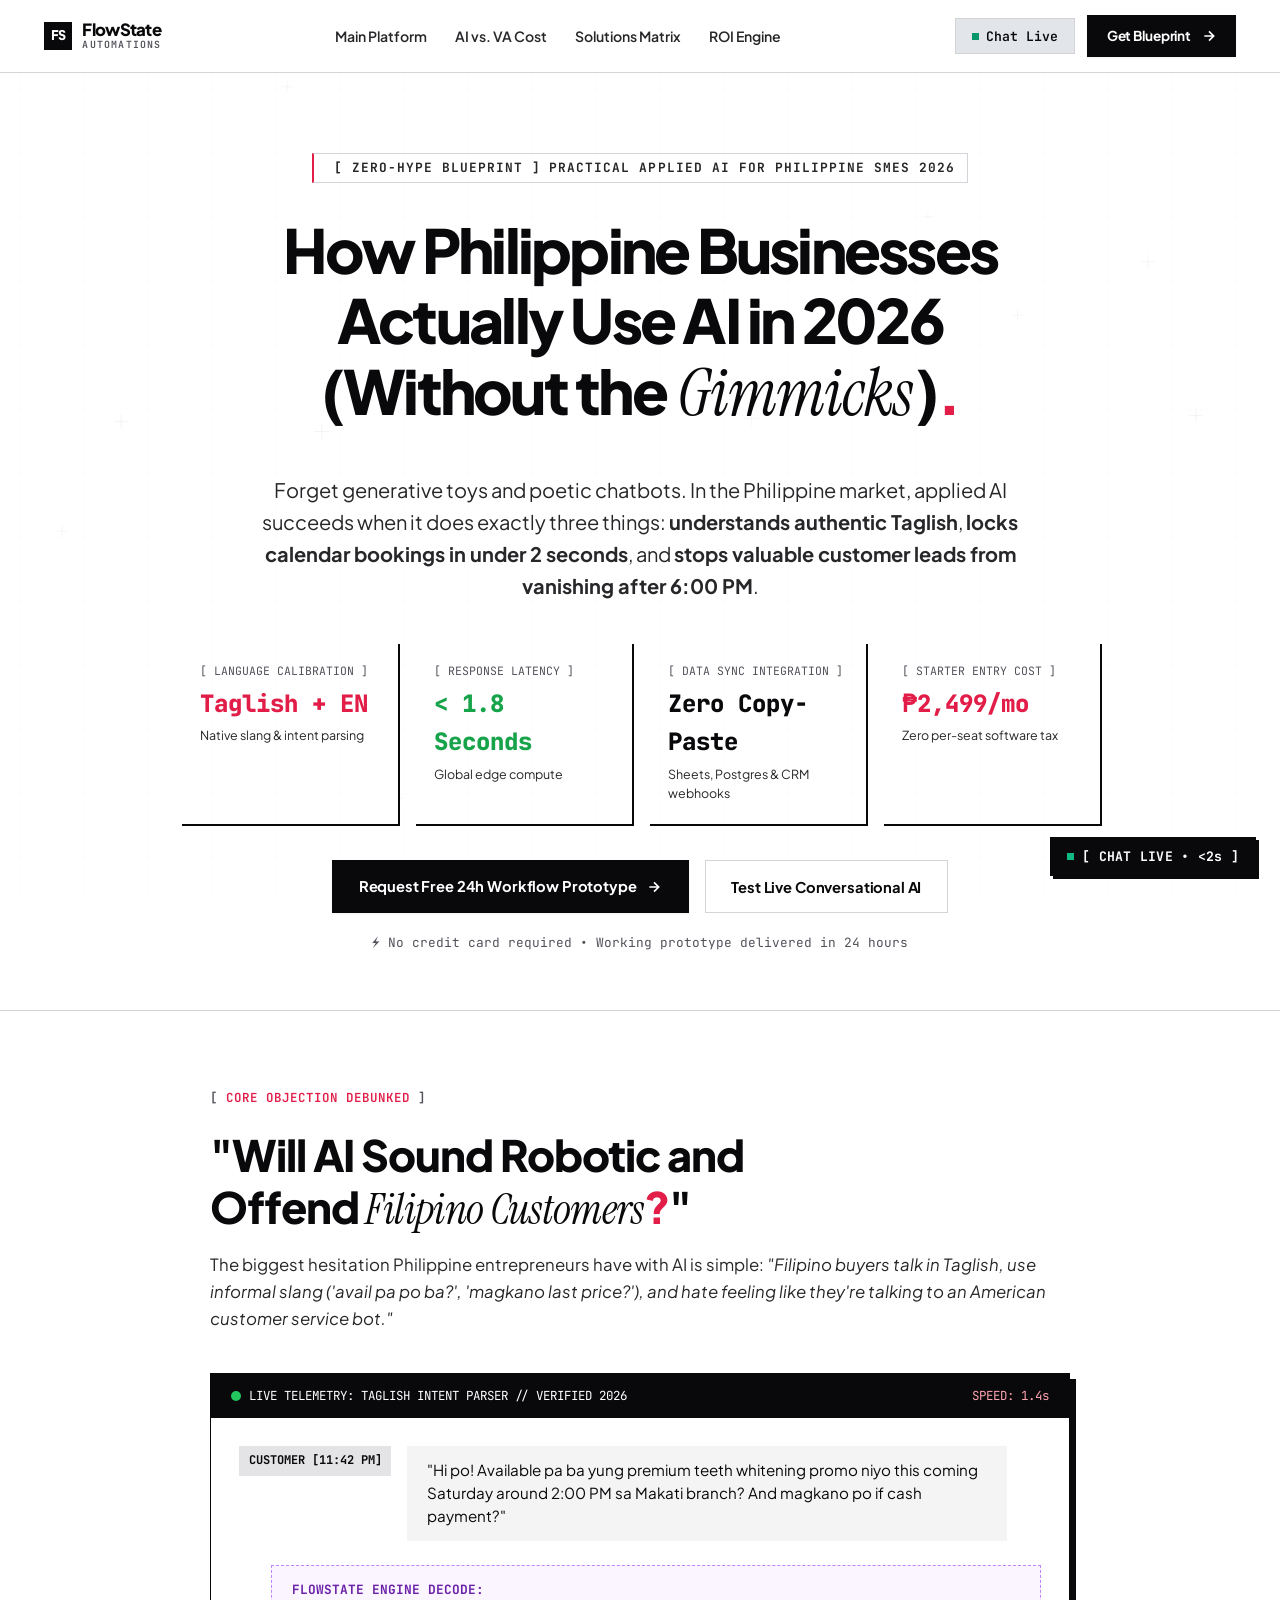
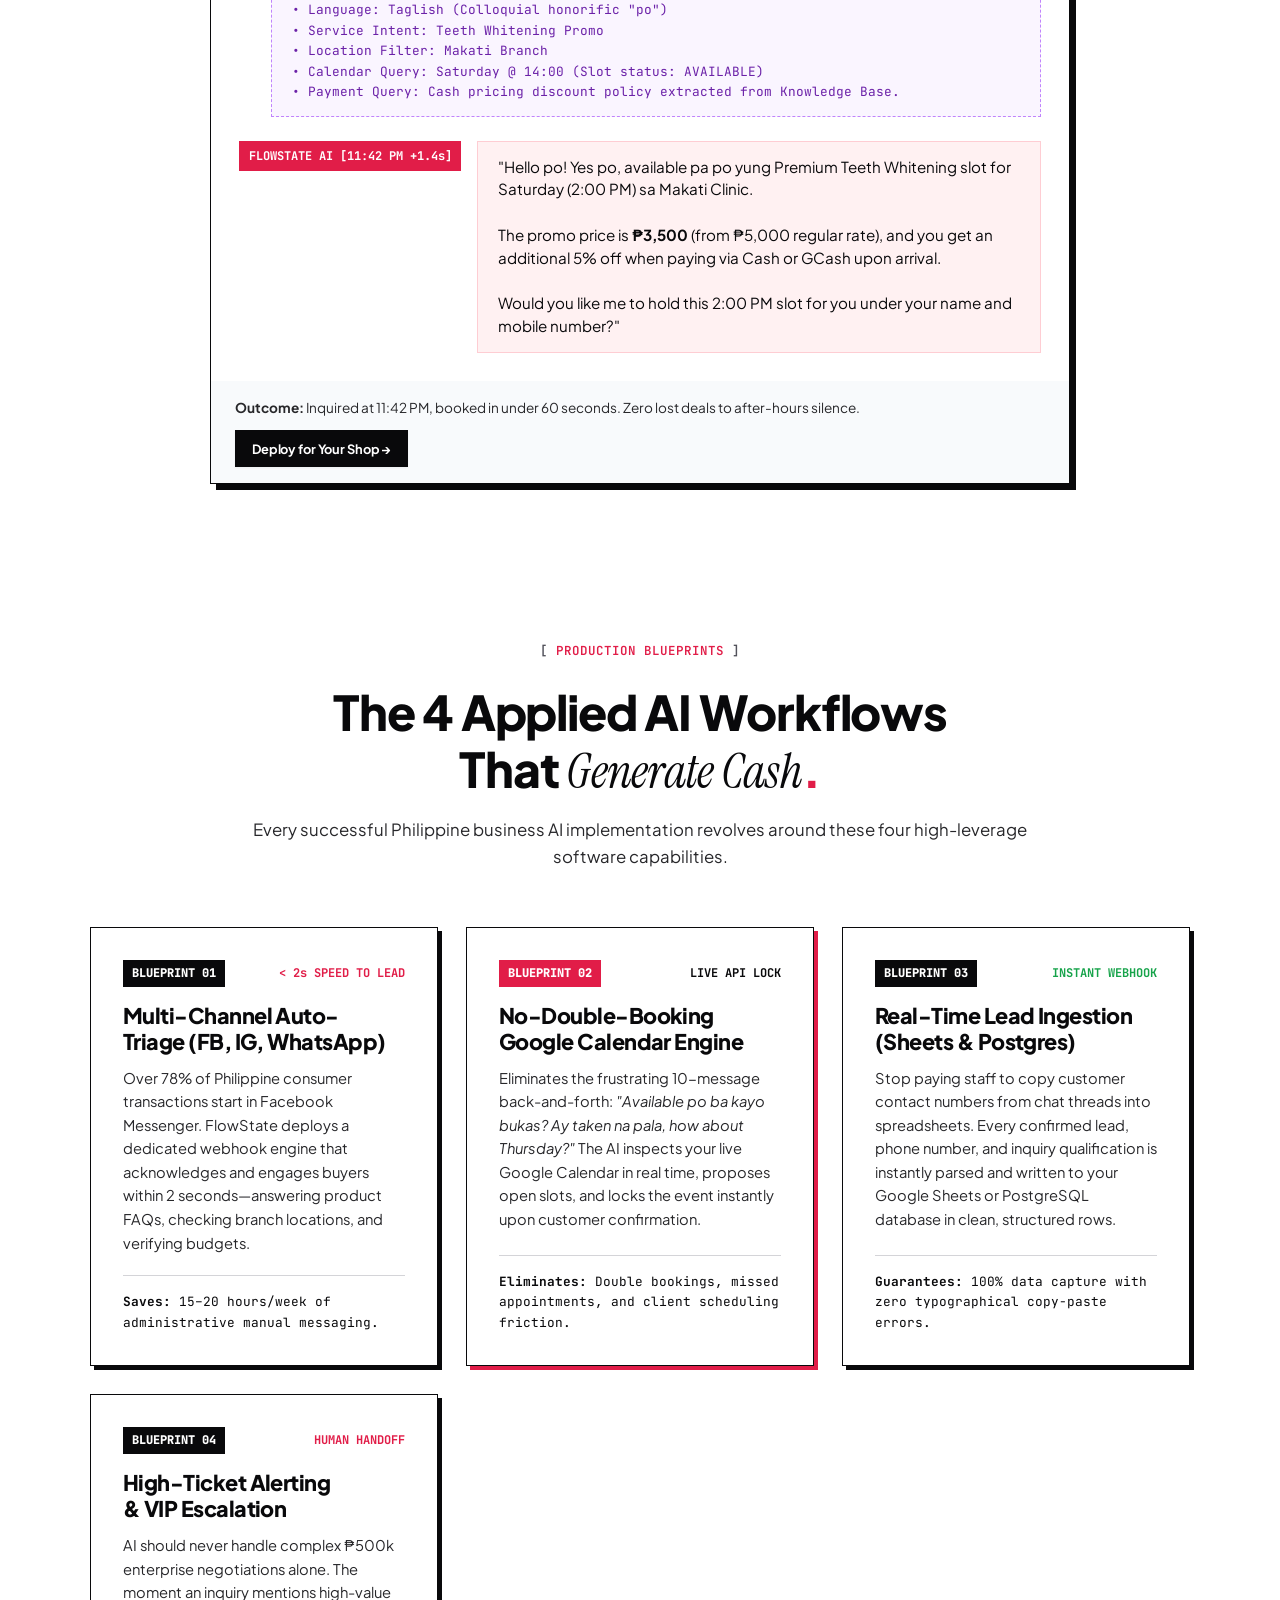
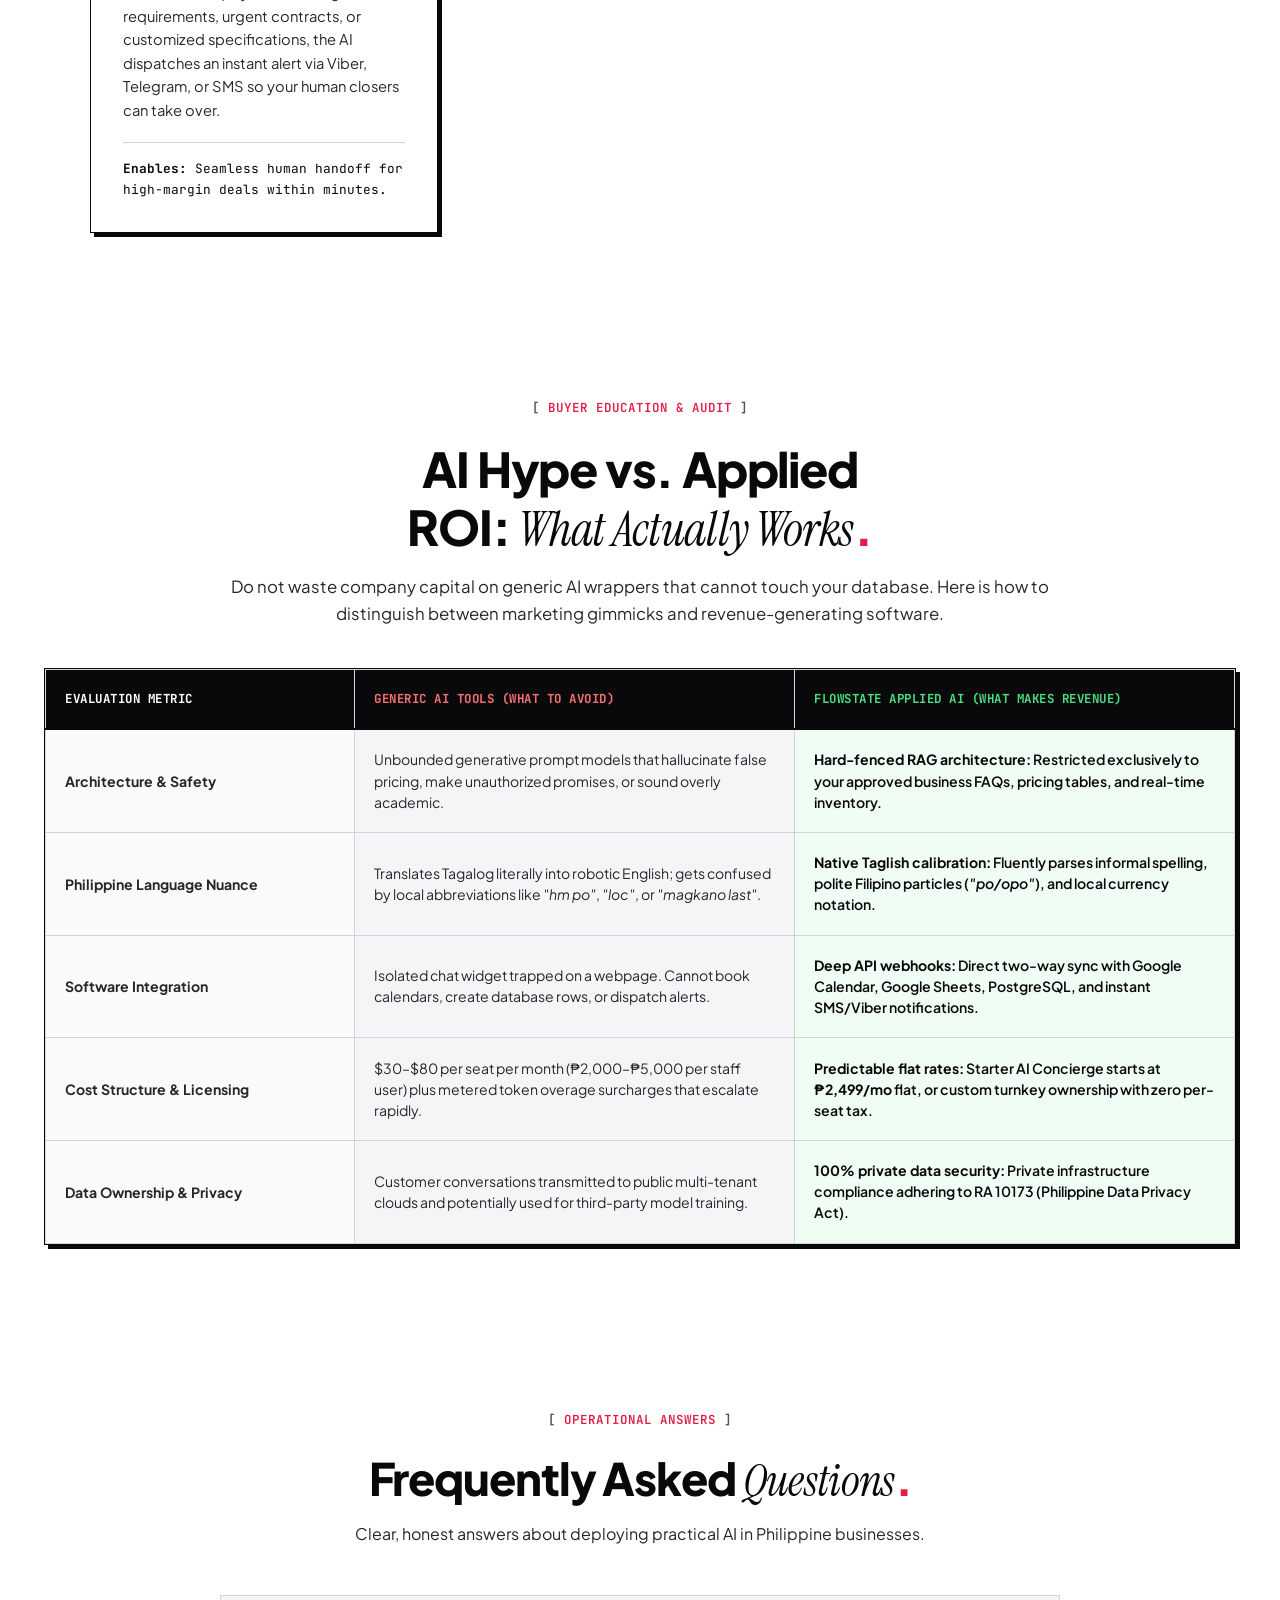
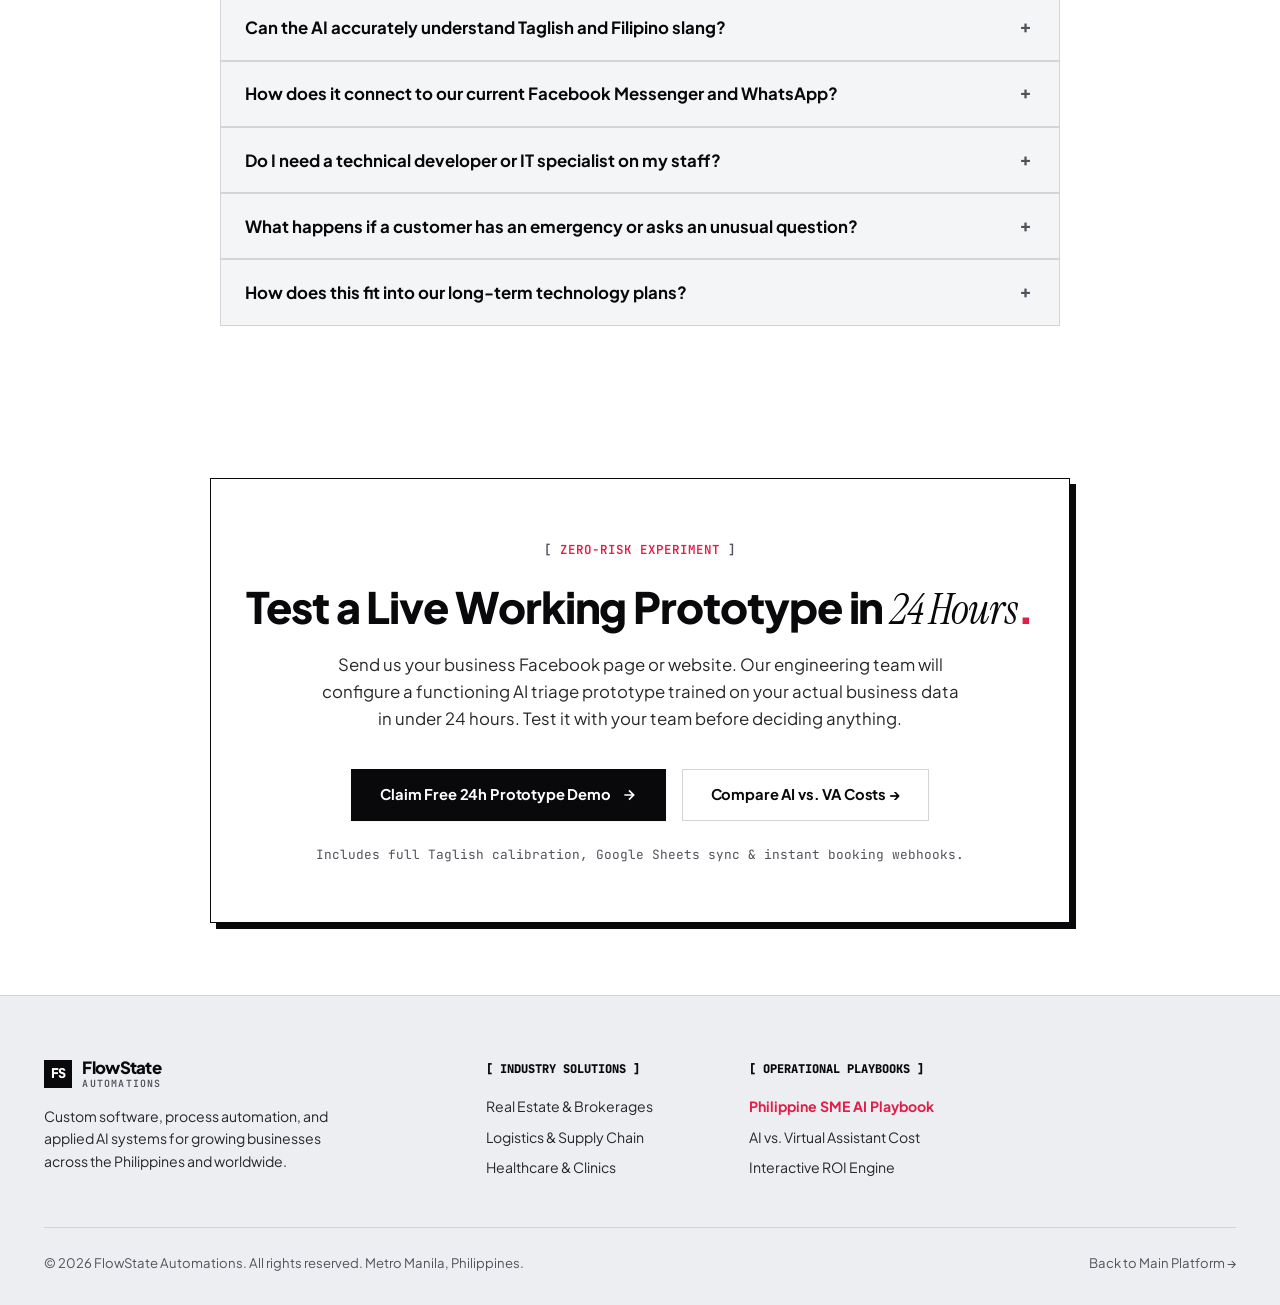
<file: ai-for-business-philippines.html>
<!DOCTYPE html>
<html lang="en">
<head>
  <meta charset="UTF-8">
  <meta name="viewport" content="width=device-width, initial-scale=1.0, viewport-fit=cover, interactive-widget=resizes-content">
  <title>AI for Business Philippines: The 2026 SME Implementation Playbook | FlowState</title>
  <meta name="description" content="The definitive, zero-hype guide on how Philippine businesses use applied AI in 2026. Taglish Messenger triage, Google Calendar locks, real-time Sheets sync, and ROI formulas.">
  <meta name="keywords" content="AI for business Philippines, SME AI automation Philippines, Taglish AI Chatbot, Facebook Messenger automation Manila, Google Calendar booking bot, Business Process Automation Philippines, SME AI solutions NCR, FlowState Automations">
  <meta name="author" content="FlowState Automations">
  <meta name="robots" content="index, follow, max-snippet:-1, max-image-preview:large, max-video-preview:-1">
  <link rel="canonical" href="https://flowstate-automations.pages.dev/ai-for-business-philippines.html">

  <!-- Open Graph / Facebook -->
  <meta property="og:type" content="article">
  <meta property="og:site_name" content="FlowState Automations">
  <meta property="og:url" content="https://flowstate-automations.pages.dev/ai-for-business-philippines.html">
  <meta property="og:title" content="AI for Business Philippines: The 2026 SME Implementation Playbook">
  <meta property="og:description" content="Zero hype, zero buzzwords. See how growing Philippine clinics, brokerages, and ecommerce brands use applied AI to eliminate manual triage and book clients 24/7.">
  <meta property="og:image" content="https://flowstate-automations.pages.dev/og-image.png">
  <meta property="og:image:width" content="1200">
  <meta property="og:image:height" content="630">
  <meta property="og:image:alt" content="FlowState Automations - AI for Business Philippines Playbook">
  <meta property="og:locale" content="en_PH">

  <!-- Twitter -->
  <meta name="twitter:card" content="summary_large_image">
  <meta name="twitter:url" content="https://flowstate-automations.pages.dev/ai-for-business-philippines.html">
  <meta name="twitter:title" content="AI for Business Philippines: The 2026 SME Playbook">
  <meta name="twitter:description" content="The practical, zero-hype blueprint for deploying AI triage, Taglish customer support, and calendar automations in the Philippines.">
  <meta name="twitter:image" content="https://flowstate-automations.pages.dev/og-image.png">

  <!-- Local SEO & Geo Meta Tags -->
  <meta name="geo.region" content="PH-00">
  <meta name="geo.placename" content="Metro Manila, National Capital Region (NCR)">
  <meta name="geo.position" content="14.5547;121.0244">
  <meta name="ICBM" content="14.5547, 121.0244">

  <!-- Fonts -->
  <link rel="preconnect" href="https://fonts.googleapis.com">
  <link rel="preconnect" href="https://fonts.gstatic.com" crossorigin>
  <link href="https://fonts.googleapis.com/css2?family=Instrument+Serif:ital@0;1&family=JetBrains+Mono:wght@400;500;600;700&family=Plus+Jakarta+Sans:wght@400;500;600;700;800&display=swap" rel="stylesheet">
  
  <!-- Core Design System & Chatbot Styles -->
  <link rel="stylesheet" href="styles.css">
  <link rel="stylesheet" href="chatbot.css">

  <!-- High-Authority JSON-LD Structured Data Schema -->
  <script type="application/ld+json">
  {
    "@context": "https://schema.org",
    "@graph": [
      {
        "@type": "Article",
        "@id": "https://flowstate-automations.pages.dev/ai-for-business-philippines.html#article",
        "headline": "AI for Business Philippines: The 2026 SME Implementation Playbook",
        "description": "A practical, zero-hype guide detailing how Philippine small and medium enterprises implement applied AI: Taglish conversational understanding, Google Calendar automation, and real-time database synchronization.",
        "inLanguage": "en-PH",
        "mainEntityOfPage": "https://flowstate-automations.pages.dev/ai-for-business-philippines.html",
        "datePublished": "2026-10-09T00:00:00+08:00",
        "dateModified": "2026-10-09T00:00:00+08:00",
        "author": {
          "@type": "Organization",
          "name": "FlowState Automations",
          "url": "https://flowstate-automations.pages.dev/"
        },
        "publisher": {
          "@type": "Organization",
          "name": "FlowState Automations",
          "url": "https://flowstate-automations.pages.dev/",
          "logo": {
            "@type": "ImageObject",
            "url": "https://flowstate-automations.pages.dev/logo.png"
          }
        }
      },
      {
        "@type": "FAQPage",
        "@id": "https://flowstate-automations.pages.dev/ai-for-business-philippines.html#faq",
        "mainEntity": [
          {
            "@type": "Question",
            "name": "Can AI actually understand authentic Taglish and Philippine customer slang?",
            "acceptedAnswer": {
              "@type": "Answer",
              "text": "Yes. FlowState AI models are specifically calibrated on Philippine conversational nuances, combining English and Tagalog seamlessly (e.g., 'Magkano po?', 'Avail pa ba?', 'May discount if cash?'). The AI replies politely, matches the customer's conversational style, and never misinterprets local phrasing."
            }
          },
          {
            "@type": "Question",
            "name": "How does an AI booking engine prevent double bookings with our existing staff calendar?",
            "acceptedAnswer": {
              "@type": "Answer",
              "text": "The AI connects directly to your live Google Calendar or Outlook Calendar via encrypted API webhooks. Before proposing or confirming a slot with a client on Messenger or WhatsApp, it checks availability in real-time, locks the slot instantly, and dispatches calendar invitations to both parties."
            }
          },
          {
            "@type": "Question",
            "name": "What is the difference between generic AI tools like ChatGPT and FlowState Applied AI?",
            "acceptedAnswer": {
              "@type": "Answer",
              "text": "Generic ChatGPT is an isolated text prompt window that hallucinates and cannot interact with your business software. FlowState builds Applied AI: secure, fenced models connected to your real business data (Google Sheets, PostgreSQL, CRM, SMS dispatch, and Meta Messenger API) that execute concrete operational tasks."
            }
          },
          {
            "@type": "Question",
            "name": "Is customer data safe and compliant with the Philippine Data Privacy Act (DPA)?",
            "acceptedAnswer": {
              "@type": "Answer",
              "text": "Yes. FlowState adheres strictly to RA 10173 (Philippine Data Privacy Act). Customer contact details, inquiries, and booking logs are stored on private, encrypted database infrastructure and never shared or used to train public language models."
            }
          }
        ]
      },
      {
        "@type": "BreadcrumbList",
        "itemListElement": [
          {
            "@type": "ListItem",
            "position": 1,
            "name": "Home",
            "item": "https://flowstate-automations.pages.dev/"
          },
          {
            "@type": "ListItem",
            "position": 2,
            "name": "Playbooks & Insights",
            "item": "https://flowstate-automations.pages.dev/#solutions"
          },
          {
            "@type": "ListItem",
            "position": 3,
            "name": "Philippine SME AI Playbook",
            "item": "https://flowstate-automations.pages.dev/ai-for-business-philippines.html"
          }
        ]
      }
    ]
  }
  </script>
</head>
<body>

  <!-- Dynamic Kinetic Canvas Background -->
  <canvas id="kineticBgCanvas" class="kinetic-bg-canvas" aria-hidden="true"></canvas>

  <div class="page-wrapper">

    <!-- 1. STICKY BRAND HEADER -->
    <header class="navbar-sticky">
      <div class="nav-container">
        <a href="index.html" class="brand-logo" aria-label="FlowState Automations Home">
          <div class="brand-logo-mark">FS</div>
          <div class="brand-logo-text">
            <span class="brand-name">FlowState</span>
            <span class="brand-sub">AUTOMATIONS</span>
          </div>
        </a>

        <!-- Desktop Navigation -->
        <nav class="nav-menu" aria-label="Main Navigation">
          <a href="index.html" class="nav-link">Main Platform</a>
          <a href="ai-vs-va-cost-philippines.html" class="nav-link">AI vs. VA Cost</a>
          <a href="index.html#solutions" class="nav-link">Solutions Matrix</a>
          <a href="index.html#roi" class="nav-link">ROI Engine</a>
        </nav>

        <div class="nav-actions">
          <button class="nav-btn-chat" onclick="window.openFlowStateChat ? window.openFlowStateChat() : null" aria-label="Open Live Chat Desk">
            <span class="status-dot"></span>
            <span>Chat Live</span>
          </button>
          <a href="index.html#contact" class="btn btn-primary nav-cta-desktop" style="padding: 0.55rem 1.15rem; font-size: 0.85rem;">
            <span>Get Blueprint</span>
            <svg class="btn-icon" viewBox="0 0 24 24" fill="none" stroke="currentColor" stroke-width="2.5"><path d="M5 12h14M12 5l7 7-7 7"/></svg>
          </a>
          <button class="mobile-menu-btn" id="mobileMenuBtn" aria-label="Toggle navigation menu" aria-expanded="false">
            <svg class="hamburger-icon" viewBox="0 0 24 24" fill="none" stroke="currentColor" stroke-width="2">
              <line x1="3" y1="6" x2="21" y2="6"/>
              <line x1="3" y1="12" x2="21" y2="12"/>
              <line x1="3" y1="18" x2="21" y2="18"/>
            </svg>
          </button>
        </div>
      </div>

      <!-- Mobile Navigation Drawer -->
      <div class="mobile-drawer" id="mobileDrawer">
        <nav class="mobile-nav-links">
          <div class="mobile-nav-group-title">[ NAVIGATION ]</div>
          <a href="index.html" class="mobile-nav-link" onclick="closeMobileMenu()"><span>01 // Main Platform</span><span>&rarr;</span></a>
          <a href="ai-vs-va-cost-philippines.html" class="mobile-nav-link" onclick="closeMobileMenu()"><span>02 // AI vs. VA Cost</span><span>&rarr;</span></a>
          <a href="index.html#solutions" class="mobile-nav-link" onclick="closeMobileMenu()"><span>03 // Solutions Matrix</span><span>&rarr;</span></a>
          <a href="index.html#contact" class="btn btn-primary" style="margin-top: 1.15rem; width: 100%;" onclick="closeMobileMenu()">
            <span>Get Live Prototype</span>
          </a>
        </nav>
      </div>
    </header>

    <!-- 2. EDITORIAL HERO SECTION -->
    <section class="hero-section" style="padding-top: 5rem; padding-bottom: 3.5rem;">
      <div class="section-container">
        
        <div class="hero-editorial-center">
          <!-- Telemetry Kicker Badge -->
          <div class="hero-kicker-badge" style="justify-content: center; margin-bottom: 1.5rem;">
            <span class="hud-status-led" aria-hidden="true"></span>
            <span class="badge-prefix">[ ZERO-HYPE BLUEPRINT ]</span>
            <span class="badge-title">PRACTICAL APPLIED AI FOR PHILIPPINE SMES 2026</span>
          </div>

          <!-- Editorial H1 Title -->
          <h1 class="hero-title hero-title-centered" style="margin-top: 0.5rem; font-size: clamp(2.2rem, 4.8vw, 3.8rem); line-height: 1.15;">
            How Philippine Businesses Actually Use AI in 2026 <span class="whitespace-nowrap">(Without the <span class="editorial-serif">Gimmicks</span>)<span class="red-dot">.</span></span>
          </h1>

          <p class="hero-subtitle-centered" style="font-size: clamp(1.05rem, 2vw, 1.25rem); color: var(--ink-secondary); line-height: 1.6; margin-top: 1.25rem; max-width: 780px; margin-left: auto; margin-right: auto;">
            Forget generative toys and poetic chatbots. In the Philippine market, applied AI succeeds when it does exactly three things: <strong>understands authentic Taglish</strong>, <strong>locks calendar bookings in under 2 seconds</strong>, and <strong>stops valuable customer leads from vanishing after 6:00 PM</strong>.
          </p>

          <!-- Executive KPI Telemetry Strip -->
          <div style="display: grid; grid-template-columns: repeat(auto-fit, minmax(180px, 1fr)); gap: 1rem; margin-top: 2.5rem; text-align: left; width: 100%;">
            <div style="background: var(--bg-card); border: 1px solid var(--border-color); padding: 1.25rem; border-radius: 0px; box-shadow: 2px 2px 0 var(--ink-primary);">
              <div style="font-family: var(--font-mono); font-size: 0.72rem; color: var(--ink-muted); text-transform: uppercase;">[ LANGUAGE CALIBRATION ]</div>
              <div style="font-family: var(--font-mono); font-size: 1.5rem; font-weight: 800; color: var(--brand-accent); margin-top: 0.25rem;">Taglish + EN</div>
              <div style="font-size: 0.78rem; color: var(--ink-secondary); margin-top: 0.2rem;">Native slang &amp; intent parsing</div>
            </div>

            <div style="background: var(--bg-card); border: 1px solid var(--border-color); padding: 1.25rem; border-radius: 0px; box-shadow: 2px 2px 0 var(--ink-primary);">
              <div style="font-family: var(--font-mono); font-size: 0.72rem; color: var(--ink-muted); text-transform: uppercase;">[ RESPONSE LATENCY ]</div>
              <div style="font-family: var(--font-mono); font-size: 1.5rem; font-weight: 800; color: #16a34a; margin-top: 0.25rem;">&lt; 1.8 Seconds</div>
              <div style="font-size: 0.78rem; color: var(--ink-secondary); margin-top: 0.2rem;">Global edge compute</div>
            </div>

            <div style="background: var(--bg-card); border: 1px solid var(--border-color); padding: 1.25rem; border-radius: 0px; box-shadow: 2px 2px 0 var(--ink-primary);">
              <div style="font-family: var(--font-mono); font-size: 0.72rem; color: var(--ink-muted); text-transform: uppercase;">[ DATA SYNC INTEGRATION ]</div>
              <div style="font-family: var(--font-mono); font-size: 1.5rem; font-weight: 800; color: var(--ink-primary); margin-top: 0.25rem;">Zero Copy-Paste</div>
              <div style="font-size: 0.78rem; color: var(--ink-secondary); margin-top: 0.2rem;">Sheets, Postgres &amp; CRM webhooks</div>
            </div>

            <div style="background: var(--bg-card); border: 1px solid var(--border-color); padding: 1.25rem; border-radius: 0px; box-shadow: 2px 2px 0 var(--ink-primary);">
              <div style="font-family: var(--font-mono); font-size: 0.72rem; color: var(--ink-muted); text-transform: uppercase;">[ STARTER ENTRY COST ]</div>
              <div style="font-family: var(--font-mono); font-size: 1.5rem; font-weight: 800; color: var(--brand-accent); margin-top: 0.25rem;">₱2,499/mo</div>
              <div style="font-size: 0.78rem; color: var(--ink-secondary); margin-top: 0.2rem;">Zero per-seat software tax</div>
            </div>
          </div>

          <!-- Primary Actions -->
          <div style="display: flex; justify-content: center; gap: 1rem; margin-top: 2.25rem; flex-wrap: wrap;">
            <a href="index.html#contact" class="btn btn-primary" style="padding: 0.85rem 1.6rem;">
              <span>Request Free 24h Workflow Prototype</span>
              <svg class="btn-icon" viewBox="0 0 24 24" fill="none" stroke="currentColor" stroke-width="2.5"><path d="M5 12h14M12 5l7 7-7 7"/></svg>
            </a>
            <button class="btn btn-secondary" onclick="window.openFlowStateChat ? window.openFlowStateChat('Show me practical AI workflows for my business') : null" style="padding: 0.85rem 1.6rem;">
              <span>Test Live Conversational AI</span>
            </button>
          </div>

          <div style="margin-top: 1.25rem; font-family: var(--font-mono); font-size: 0.8rem; color: var(--ink-muted);">
            ⚡ No credit card required • Working prototype delivered in 24 hours
          </div>
        </div>

      </div>
    </section>

    <!-- 3. LOCAL REALITY CHECK: THE TAGLISH OBJECTION -->
    <section class="section" style="background: var(--bg-surface); border-top: 1px solid var(--border-color); border-bottom: 1px solid var(--border-color); padding: 4.5rem 0;">
      <div class="section-container">
        
        <div style="max-width: 860px; margin: 0 auto;">
          <span class="section-tag">CORE OBJECTION DEBUNKED</span>
          <h2 style="font-size: clamp(1.8rem, 3.5vw, 2.7rem); font-weight: 800; margin-top: 0.5rem; line-height: 1.2;">
            "Will AI Sound Robotic and Offend <span class="whitespace-nowrap"><span class="editorial-serif">Filipino Customers</span><span class="red-dot">?</span></span>"
          </h2>
          <p style="font-size: 1.05rem; color: var(--ink-secondary); line-height: 1.6; margin-top: 1rem;">
            The biggest hesitation Philippine entrepreneurs have with AI is simple: <em>"Filipino buyers talk in Taglish, use informal slang ('avail pa po ba?', 'magkano last price?'), and hate feeling like they're talking to an American customer service bot."</em>
          </p>

          <!-- Interactive Simulation Terminal Widget -->
          <div style="margin-top: 2.5rem; background: #FFFFFF; border: 1px solid var(--ink-primary); box-shadow: 6px 6px 0 var(--ink-primary); overflow: hidden;">
            <div style="background: var(--ink-primary); color: #FFFFFF; padding: 0.75rem 1.25rem; display: flex; justify-content: space-between; align-items: center; font-family: var(--font-mono); font-size: 0.78rem;">
              <div style="display: flex; align-items: center; gap: 0.5rem;">
                <span style="display: inline-block; width: 10px; height: 10px; border-radius: 50%; background: #22c55e;"></span>
                <span>LIVE TELEMETRY: TAGLISH INTENT PARSER // VERIFIED 2026</span>
              </div>
              <span style="color: #fda4af;">SPEED: 1.4s</span>
            </div>

            <div style="padding: 1.75rem;">
              <!-- Message 1: Customer -->
              <div style="display: flex; gap: 1rem; margin-bottom: 1.5rem; align-items: flex-start;">
                <div style="background: #e4e4e7; color: var(--ink-primary); font-family: var(--font-mono); font-size: 0.75rem; font-weight: 700; padding: 0.35rem 0.6rem; flex-shrink: 0;">
                  CUSTOMER [11:42 PM]
                </div>
                <div style="background: #f4f4f5; border: 1px solid var(--border-color); padding: 0.85rem 1.25rem; font-size: 0.95rem; color: var(--ink-primary); line-height: 1.5; max-width: 600px;">
                  "Hi po! Available pa ba yung premium teeth whitening promo niyo this coming Saturday around 2:00 PM sa Makati branch? And magkano po if cash payment?"
                </div>
              </div>

              <!-- Message 2: Telemetry Logic -->
              <div style="background: #faf5ff; border: 1px dashed #c084fc; padding: 0.85rem 1.25rem; margin-left: 2rem; margin-bottom: 1.5rem; font-family: var(--font-mono); font-size: 0.8rem; color: #6b21a8; line-height: 1.6;">
                <strong>FLOWSTATE ENGINE DECODE:</strong><br>
                • Language: Taglish (Colloquial honorific "po")<br>
                • Service Intent: Teeth Whitening Promo<br>
                • Location Filter: Makati Branch<br>
                • Calendar Query: Saturday @ 14:00 (Slot status: AVAILABLE)<br>
                • Payment Query: Cash pricing discount policy extracted from Knowledge Base.
              </div>

              <!-- Message 3: AI Response -->
              <div style="display: flex; gap: 1rem; align-items: flex-start;">
                <div style="background: var(--brand-accent); color: #FFFFFF; font-family: var(--font-mono); font-size: 0.75rem; font-weight: 700; padding: 0.35rem 0.6rem; flex-shrink: 0;">
                  FLOWSTATE AI [11:42 PM +1.4s]
                </div>
                <div style="background: #fff1f2; border: 1px solid #fecdd3; padding: 0.85rem 1.25rem; font-size: 0.95rem; color: var(--ink-primary); line-height: 1.5; max-width: 620px;">
                  "Hello po! Yes po, available pa po yung Premium Teeth Whitening slot for Saturday (2:00 PM) sa Makati Clinic.<br><br>
                  The promo price is <strong>₱3,500</strong> (from ₱5,000 regular rate), and you get an additional 5% off when paying via Cash or GCash upon arrival.<br><br>
                  Would you like me to hold this 2:00 PM slot for you under your name and mobile number?"
                </div>
              </div>
            </div>

            <!-- Bottom Outcome Banner -->
            <div style="background: #f8fafc; border-top: 1px solid var(--border-color); padding: 1rem 1.5rem; display: flex; justify-content: space-between; align-items: center; flex-wrap: wrap; gap: 0.75rem;">
              <span style="font-size: 0.85rem; color: var(--ink-secondary);">
                <strong>Outcome:</strong> Inquired at 11:42 PM, booked in under 60 seconds. Zero lost deals to after-hours silence.
              </span>
              <a href="index.html#contact" class="btn btn-primary" style="padding: 0.45rem 1rem; font-size: 0.8rem;">
                Deploy for Your Shop &rarr;
              </a>
            </div>
          </div>
        </div>

      </div>
    </section>

    <!-- 4. THE 4 ESSENTIAL SME IMPLEMENTATION BLUEPRINTS -->
    <section class="section" style="padding: 5rem 0;">
      <div class="section-container">
        
        <div style="text-align: center; max-width: 800px; margin: 0 auto 3.5rem;">
          <span class="section-tag">PRODUCTION BLUEPRINTS</span>
          <h2 style="font-size: clamp(2rem, 4vw, 3rem); font-weight: 800; margin-top: 0.5rem;">
            The 4 Applied AI Workflows That <span class="whitespace-nowrap"><span class="editorial-serif">Generate Cash</span><span class="red-dot">.</span></span>
          </h2>
          <p style="font-size: 1.05rem; color: var(--ink-secondary); line-height: 1.6; margin-top: 1rem;">
            Every successful Philippine business AI implementation revolves around these four high-leverage software capabilities.
          </p>
        </div>

        <div style="display: grid; grid-template-columns: repeat(auto-fit, minmax(320px, 1fr)); gap: 1.75rem; max-width: 1100px; margin: 0 auto;">
          
          <!-- Blueprint 1 -->
          <div style="background: #FFFFFF; border: 1px solid var(--ink-primary); padding: 2rem; box-shadow: 4px 4px 0 var(--ink-primary); display: flex; flex-direction: column; justify-content: space-between;">
            <div>
              <div style="display: flex; justify-content: space-between; align-items: center; margin-bottom: 1rem;">
                <span style="font-family: var(--font-mono); font-size: 0.75rem; font-weight: 800; background: #09090b; color: #ffffff; padding: 0.25rem 0.55rem;">BLUEPRINT 01</span>
                <span style="font-family: var(--font-mono); font-size: 0.75rem; color: var(--brand-accent); font-weight: 700;">&lt; 2s SPEED TO LEAD</span>
              </div>
              <h3 style="font-size: 1.35rem; font-weight: 800; margin-bottom: 0.75rem;">Multi-Channel Auto-Triage (FB, IG, WhatsApp)</h3>
              <p style="font-size: 0.92rem; color: var(--ink-secondary); line-height: 1.6; margin-bottom: 1.25rem;">
                Over 78% of Philippine consumer transactions start in Facebook Messenger. FlowState deploys a dedicated webhook engine that acknowledges and engages buyers within 2 seconds—answering product FAQs, checking branch locations, and verifying budgets.
              </p>
            </div>
            <div style="border-top: 1px solid var(--border-subtle); padding-top: 1rem; font-family: var(--font-mono); font-size: 0.8rem; color: var(--ink-primary);">
              <strong>Saves:</strong> 15–20 hours/week of administrative manual messaging.
            </div>
          </div>

          <!-- Blueprint 2 -->
          <div style="background: #FFFFFF; border: 1px solid var(--ink-primary); padding: 2rem; box-shadow: 4px 4px 0 var(--brand-accent); display: flex; flex-direction: column; justify-content: space-between;">
            <div>
              <div style="display: flex; justify-content: space-between; align-items: center; margin-bottom: 1rem;">
                <span style="font-family: var(--font-mono); font-size: 0.75rem; font-weight: 800; background: var(--brand-accent); color: #ffffff; padding: 0.25rem 0.55rem;">BLUEPRINT 02</span>
                <span style="font-family: var(--font-mono); font-size: 0.75rem; color: var(--ink-primary); font-weight: 700;">LIVE API LOCK</span>
              </div>
              <h3 style="font-size: 1.35rem; font-weight: 800; margin-bottom: 0.75rem;">No-Double-Booking Google Calendar Engine</h3>
              <p style="font-size: 0.92rem; color: var(--ink-secondary); line-height: 1.6; margin-bottom: 1.25rem;">
                Eliminates the frustrating 10-message back-and-forth: <em>"Available po ba kayo bukas? Ay taken na pala, how about Thursday?"</em> The AI inspects your live Google Calendar in real time, proposes open slots, and locks the event instantly upon customer confirmation.
              </p>
            </div>
            <div style="border-top: 1px solid var(--border-subtle); padding-top: 1rem; font-family: var(--font-mono); font-size: 0.8rem; color: var(--ink-primary);">
              <strong>Eliminates:</strong> Double bookings, missed appointments, and client scheduling friction.
            </div>
          </div>

          <!-- Blueprint 3 -->
          <div style="background: #FFFFFF; border: 1px solid var(--ink-primary); padding: 2rem; box-shadow: 4px 4px 0 var(--ink-primary); display: flex; flex-direction: column; justify-content: space-between;">
            <div>
              <div style="display: flex; justify-content: space-between; align-items: center; margin-bottom: 1rem;">
                <span style="font-family: var(--font-mono); font-size: 0.75rem; font-weight: 800; background: #09090b; color: #ffffff; padding: 0.25rem 0.55rem;">BLUEPRINT 03</span>
                <span style="font-family: var(--font-mono); font-size: 0.75rem; color: #16a34a; font-weight: 700;">INSTANT WEBHOOK</span>
              </div>
              <h3 style="font-size: 1.35rem; font-weight: 800; margin-bottom: 0.75rem;">Real-Time Lead Ingestion (Sheets &amp; Postgres)</h3>
              <p style="font-size: 0.92rem; color: var(--ink-secondary); line-height: 1.6; margin-bottom: 1.25rem;">
                Stop paying staff to copy customer contact numbers from chat threads into spreadsheets. Every confirmed lead, phone number, and inquiry qualification is instantly parsed and written to your Google Sheets or PostgreSQL database in clean, structured rows.
              </p>
            </div>
            <div style="border-top: 1px solid var(--border-subtle); padding-top: 1rem; font-family: var(--font-mono); font-size: 0.8rem; color: var(--ink-primary);">
              <strong>Guarantees:</strong> 100% data capture with zero typographical copy-paste errors.
            </div>
          </div>

          <!-- Blueprint 4 -->
          <div style="background: #FFFFFF; border: 1px solid var(--ink-primary); padding: 2rem; box-shadow: 4px 4px 0 var(--ink-primary); display: flex; flex-direction: column; justify-content: space-between;">
            <div>
              <div style="display: flex; justify-content: space-between; align-items: center; margin-bottom: 1rem;">
                <span style="font-family: var(--font-mono); font-size: 0.75rem; font-weight: 800; background: #09090b; color: #ffffff; padding: 0.25rem 0.55rem;">BLUEPRINT 04</span>
                <span style="font-family: var(--font-mono); font-size: 0.75rem; color: var(--brand-accent); font-weight: 700;">HUMAN HANDOFF</span>
              </div>
              <h3 style="font-size: 1.35rem; font-weight: 800; margin-bottom: 0.75rem;">High-Ticket Alerting &amp; VIP Escalation</h3>
              <p style="font-size: 0.92rem; color: var(--ink-secondary); line-height: 1.6; margin-bottom: 1.25rem;">
                AI should never handle complex ₱500k enterprise negotiations alone. The moment an inquiry mentions high-value requirements, urgent contracts, or customized specifications, the AI dispatches an instant alert via Viber, Telegram, or SMS so your human closers can take over.
              </p>
            </div>
            <div style="border-top: 1px solid var(--border-subtle); padding-top: 1rem; font-family: var(--font-mono); font-size: 0.8rem; color: var(--ink-primary);">
              <strong>Enables:</strong> Seamless human handoff for high-margin deals within minutes.
            </div>
          </div>

        </div>

      </div>
    </section>

    <!-- 5. AI HYPE VS. APPLIED ROI MATRIX -->
    <section class="section" style="background: var(--bg-surface); border-top: 1px solid var(--border-color); border-bottom: 1px solid var(--border-color); padding: 5rem 0;">
      <div class="section-container">
        
        <div style="text-align: center; max-width: 840px; margin: 0 auto 2.5rem;">
          <span class="section-tag">BUYER EDUCATION &amp; AUDIT</span>
          <h2 style="font-size: clamp(2rem, 4vw, 3rem); font-weight: 800; margin-top: 0.5rem;">
            AI Hype vs. Applied ROI: <span class="whitespace-nowrap"><span class="editorial-serif">What Actually Works</span><span class="red-dot">.</span></span>
          </h2>
          <p style="font-size: 1.05rem; color: var(--ink-secondary); line-height: 1.6; margin-top: 1rem;">
            Do not waste company capital on generic AI wrappers that cannot touch your database. Here is how to distinguish between marketing gimmicks and revenue-generating software.
          </p>
        </div>

        <div class="table-scroll-hint">[ SWIPE HORIZONTALLY TO VIEW ALL COLUMNS &rarr; ]</div>

        <!-- Comparison Table Container -->
        <div class="comparison-table-wrapper">
          <table class="comparison-table">
            <thead>
              <tr style="background: var(--ink-primary); color: #FFFFFF; font-family: var(--font-mono); font-size: 0.8rem; text-transform: uppercase;">
                <th style="padding: 1.2rem; background: var(--ink-primary); color: #FFFFFF; width: 26%;">Evaluation Metric</th>
                <th style="padding: 1.2rem; background: var(--ink-primary); color: #f87171; width: 37%;">Generic AI Tools (What to Avoid)</th>
                <th style="padding: 1.2rem; background: var(--ink-primary); color: #4ade80; width: 37%;">FlowState Applied AI (What Makes Revenue)</th>
              </tr>
            </thead>
            <tbody>
              <!-- Row 1 -->
              <tr style="border-bottom: 1px solid var(--border-color);">
                <td style="padding: 1.2rem; font-weight: 700; background: #fafafa; border-right: 1px solid var(--border-color);">
                  Architecture &amp; Safety
                </td>
                <td style="padding: 1.2rem; color: var(--ink-secondary); border-right: 1px solid var(--border-color); line-height: 1.5;">
                  Unbounded generative prompt models that hallucinate false pricing, make unauthorized promises, or sound overly academic.
                </td>
                <td style="padding: 1.2rem; font-weight: 600; color: var(--ink-primary); line-height: 1.5; background: #f0fdf4;">
                  <strong>Hard-fenced RAG architecture:</strong> Restricted exclusively to your approved business FAQs, pricing tables, and real-time inventory.
                </td>
              </tr>

              <!-- Row 2 -->
              <tr style="border-bottom: 1px solid var(--border-color);">
                <td style="padding: 1.2rem; font-weight: 700; background: #fafafa; border-right: 1px solid var(--border-color);">
                  Philippine Language Nuance
                </td>
                <td style="padding: 1.2rem; color: var(--ink-secondary); border-right: 1px solid var(--border-color); line-height: 1.5;">
                  Translates Tagalog literally into robotic English; gets confused by local abbreviations like <em>"hm po"</em>, <em>"loc"</em>, or <em>"magkano last"</em>.
                </td>
                <td style="padding: 1.2rem; font-weight: 600; color: var(--ink-primary); line-height: 1.5; background: #f0fdf4;">
                  <strong>Native Taglish calibration:</strong> Fluently parses informal spelling, polite Filipino particles (<em>"po/opo"</em>), and local currency notation.
                </td>
              </tr>

              <!-- Row 3 -->
              <tr style="border-bottom: 1px solid var(--border-color);">
                <td style="padding: 1.2rem; font-weight: 700; background: #fafafa; border-right: 1px solid var(--border-color);">
                  Software Integration
                </td>
                <td style="padding: 1.2rem; color: var(--ink-secondary); border-right: 1px solid var(--border-color); line-height: 1.5;">
                  Isolated chat widget trapped on a webpage. Cannot book calendars, create database rows, or dispatch alerts.
                </td>
                <td style="padding: 1.2rem; font-weight: 600; color: var(--ink-primary); line-height: 1.5; background: #f0fdf4;">
                  <strong>Deep API webhooks:</strong> Direct two-way sync with Google Calendar, Google Sheets, PostgreSQL, and instant SMS/Viber notifications.
                </td>
              </tr>

              <!-- Row 4 -->
              <tr style="border-bottom: 1px solid var(--border-color);">
                <td style="padding: 1.2rem; font-weight: 700; background: #fafafa; border-right: 1px solid var(--border-color);">
                  Cost Structure &amp; Licensing
                </td>
                <td style="padding: 1.2rem; color: var(--ink-secondary); border-right: 1px solid var(--border-color); line-height: 1.5;">
                  $30–$80 per seat per month (₱2,000–₱5,000 per staff user) plus metered token overage surcharges that escalate rapidly.
                </td>
                <td style="padding: 1.2rem; font-weight: 600; color: var(--ink-primary); line-height: 1.5; background: #f0fdf4;">
                  <strong>Predictable flat rates:</strong> Starter AI Concierge starts at <strong>₱2,499/mo</strong> flat, or custom turnkey ownership with zero per-seat tax.
                </td>
              </tr>

              <!-- Row 5 -->
              <tr>
                <td style="padding: 1.2rem; font-weight: 700; background: #fafafa; border-right: 1px solid var(--border-color);">
                  Data Ownership &amp; Privacy
                </td>
                <td style="padding: 1.2rem; color: var(--ink-secondary); border-right: 1px solid var(--border-color); line-height: 1.5;">
                  Customer conversations transmitted to public multi-tenant clouds and potentially used for third-party model training.
                </td>
                <td style="padding: 1.2rem; font-weight: 600; color: var(--ink-primary); line-height: 1.5; background: #f0fdf4;">
                  <strong>100% private data security:</strong> Private infrastructure compliance adhering to RA 10173 (Philippine Data Privacy Act).
                </td>
              </tr>
            </tbody>
          </table>
        </div>

      </div>
    </section>

    <!-- 6. FREQUENTLY ASKED QUESTIONS -->
    <section class="section" style="padding: 5rem 0;">
      <div class="section-container">
        
        <div style="max-width: 800px; margin: 0 auto; text-align: center;">
          <span class="section-tag">OPERATIONAL ANSWERS</span>
          <h2 style="font-size: clamp(2rem, 4vw, 2.8rem); font-weight: 800; margin-top: 0.5rem;">
            Frequently Asked <span class="whitespace-nowrap"><span class="editorial-serif">Questions</span><span class="red-dot">.</span></span>
          </h2>
          <p style="color: var(--ink-secondary); font-size: 1rem; margin-top: 0.75rem;">
            Clear, honest answers about deploying practical AI in Philippine businesses.
          </p>
        </div>

        <div class="faq-accordion" style="max-width: 840px; margin: 3rem auto 0;">
          <!-- Item 1 -->
          <div class="faq-item">
            <button type="button" class="faq-question" onclick="toggleFaq(0)" aria-expanded="false">
              <span>Can the AI accurately understand Taglish and Filipino slang?</span>
              <span class="faq-toggle-icon">+</span>
            </button>
            <div class="faq-answer">
              <div class="faq-answer-inner">
                <p>Yes. FlowState AI Concierges are calibrated on actual Philippine buyer vernacular. They seamlessly interpret mixed Taglish queries ("Magkano po if cash?", "May available slots kayo this coming Friday?", "Hm shipping sa Davao?"), reply in natural, polite phrasing, and never produce robotic or awkward literal translations.</p>
              </div>
            </div>
          </div>

          <!-- Item 2 -->
          <div class="faq-item">
            <button type="button" class="faq-question" onclick="toggleFaq(1)" aria-expanded="false">
              <span>How does it connect to our current Facebook Messenger and WhatsApp?</span>
              <span class="faq-toggle-icon">+</span>
            </button>
            <div class="faq-answer">
              <div class="faq-answer-inner">
                <p>We connect the FlowState engine directly through official Meta Graph Webhooks and WhatsApp Business APIs. Your existing Facebook page and messaging inboxes remain completely under your control; the AI simply acts as an instant 24/7 responder that hands conversations over to your human staff whenever necessary.</p>
              </div>
            </div>
          </div>

          <!-- Item 3 -->
          <div class="faq-item">
            <button type="button" class="faq-question" onclick="toggleFaq(2)" aria-expanded="false">
              <span>Do I need a technical developer or IT specialist on my staff?</span>
              <span class="faq-toggle-icon">+</span>
            </button>
            <div class="faq-answer">
              <div class="faq-answer-inner">
                <p>No. FlowState is a full turnkey solution. Our engineering team handles system setup, knowledge base calibration, Google Sheets integration, and calendar webhook connections. You and your administrative staff simply access the live dashboard or Google Sheets to see qualified appointments.</p>
              </div>
            </div>
          </div>

          <!-- Item 4 -->
          <div class="faq-item">
            <button type="button" class="faq-question" onclick="toggleFaq(3)" aria-expanded="false">
              <span>What happens if a customer has an emergency or asks an unusual question?</span>
              <span class="faq-toggle-icon">+</span>
            </button>
            <div class="faq-answer">
              <div class="faq-answer-inner">
                <p>The AI Concierge is hard-fenced against guessing. If an inquiry falls outside your verified knowledge base, the bot politely confirms the customer's phone number, acknowledges their question, and instantly pings your management team via SMS, Viber, or Telegram for priority human attention.</p>
              </div>
            </div>
          </div>

          <!-- Item 5 -->
          <div class="faq-item">
            <button type="button" class="faq-question" onclick="toggleFaq(4)" aria-expanded="false">
              <span>How does this fit into our long-term technology plans?</span>
              <span class="faq-toggle-icon">+</span>
            </button>
            <div class="faq-answer">
              <div class="faq-answer-inner">
                <p>FlowState provides an evolutionary roadmap: start with the low-barrier <strong>₱2,499/mo Starter AI Concierge</strong> to automate top-of-funnel inquiry chaos. As your business scales, we expand your architecture into custom internal CRMs, inventory tracking, RFID attendance, or end-to-end ERP systems on dedicated infrastructure.</p>
              </div>
            </div>
          </div>
        </div>

      </div>
    </section>

    <!-- 7. CONVERSION ACTION STRIP -->
    <section class="section" style="background: var(--bg-surface); border-top: 1px solid var(--border-color); padding: 4.5rem 0;">
      <div class="section-container">
        
        <div style="background: #FFFFFF; border: 1px solid var(--ink-primary); padding: 3.5rem 2rem; text-align: center; max-width: 860px; margin: 0 auto; box-shadow: 6px 6px 0 var(--ink-primary);">
          <span class="section-tag">ZERO-RISK EXPERIMENT</span>
          <h2 style="font-size: clamp(1.8rem, 3.5vw, 2.7rem); font-weight: 800; margin-top: 0.5rem;">
            Test a Live Working Prototype in <span class="whitespace-nowrap"><span class="editorial-serif">24 Hours</span><span class="red-dot">.</span></span>
          </h2>
          <p style="color: var(--ink-secondary); font-size: 1.05rem; line-height: 1.6; margin-top: 1rem; max-width: 640px; margin-left: auto; margin-right: auto;">
            Send us your business Facebook page or website. Our engineering team will configure a functioning AI triage prototype trained on your actual business data in under 24 hours. Test it with your team before deciding anything.
          </p>

          <div style="display: flex; justify-content: center; gap: 1rem; margin-top: 2.25rem; flex-wrap: wrap;">
            <a href="index.html#contact" class="btn btn-primary" style="padding: 0.85rem 1.75rem;">
              <span>Claim Free 24h Prototype Demo</span>
              <svg class="btn-icon" viewBox="0 0 24 24" fill="none" stroke="currentColor" stroke-width="2.5"><path d="M5 12h14M12 5l7 7-7 7"/></svg>
            </a>
            <a href="ai-vs-va-cost-philippines.html" class="btn btn-secondary" style="padding: 0.85rem 1.75rem;">
              <span>Compare AI vs. VA Costs &rarr;</span>
            </a>
          </div>

          <div style="margin-top: 1.5rem; font-family: var(--font-mono); font-size: 0.8rem; color: var(--ink-muted);">
            Includes full Taglish calibration, Google Sheets sync &amp; instant booking webhooks.
          </div>
        </div>

      </div>
    </section>

    <!-- 8. BRAND FOOTER -->
    <footer class="footer-section">
      <div class="section-container">
        <div class="footer-grid">
          <div class="footer-col-brand">
            <div class="brand-logo" style="margin-bottom: 1rem;">
              <div class="brand-logo-mark">FS</div>
              <div class="brand-logo-text">
                <span class="brand-name">FlowState</span>
                <span class="brand-sub">AUTOMATIONS</span>
              </div>
            </div>
            <p style="font-size: 0.88rem; color: var(--ink-secondary); line-height: 1.6; max-width: 320px;">
              Custom software, process automation, and applied AI systems for growing businesses across the Philippines and worldwide.
            </p>
          </div>
          <div class="footer-col-links">
            <div style="font-family: var(--font-mono); font-size: 0.75rem; font-weight: 800; color: var(--ink-primary); margin-bottom: 1rem;">[ INDUSTRY SOLUTIONS ]</div>
            <ul style="list-style: none; display: flex; flex-direction: column; gap: 0.5rem; font-size: 0.88rem;">
              <li><a href="real-estate-automation.html" style="color: var(--ink-secondary);">Real Estate &amp; Brokerages</a></li>
              <li><a href="logistics-automation.html" style="color: var(--ink-secondary);">Logistics &amp; Supply Chain</a></li>
              <li><a href="healthcare-automation.html" style="color: var(--ink-secondary);">Healthcare &amp; Clinics</a></li>
            </ul>
          </div>
          <div class="footer-col-links">
            <div style="font-family: var(--font-mono); font-size: 0.75rem; font-weight: 800; color: var(--ink-primary); margin-bottom: 1rem;">[ OPERATIONAL PLAYBOOKS ]</div>
            <ul style="list-style: none; display: flex; flex-direction: column; gap: 0.5rem; font-size: 0.88rem;">
              <li><a href="ai-for-business-philippines.html" style="color: var(--brand-accent); font-weight: 700;">Philippine SME AI Playbook</a></li>
              <li><a href="ai-vs-va-cost-philippines.html" style="color: var(--ink-secondary);">AI vs. Virtual Assistant Cost</a></li>
              <li><a href="index.html#roi" style="color: var(--ink-secondary);">Interactive ROI Engine</a></li>
            </ul>
          </div>
        </div>
        <div style="margin-top: 3rem; padding-top: 1.5rem; border-top: 1px solid var(--border-subtle); display: flex; justify-content: space-between; align-items: center; font-size: 0.82rem; color: var(--ink-muted); flex-wrap: wrap; gap: 1rem;">
          <div>&copy; 2026 FlowState Automations. All rights reserved. Metro Manila, Philippines.</div>
          <div><a href="index.html" style="color: var(--ink-muted);">Back to Main Platform &rarr;</a></div>
        </div>
      </div>
    </footer>

  </div>

  <!-- FAQ Accordion Helper Script -->
  <script>
    function toggleFaq(index) {
      const items = document.querySelectorAll('.faq-item');
      if (!items[index]) return;
      const target = items[index];
      const isOpen = target.classList.contains('active');
      items.forEach(item => {
        item.classList.remove('active');
        const btn = item.querySelector('.faq-question');
        if (btn) btn.setAttribute('aria-expanded', 'false');
      });
      if (!isOpen) {
        target.classList.add('active');
        const btn = target.querySelector('.faq-question');
        if (btn) btn.setAttribute('aria-expanded', 'true');
      }
    }
  </script>

  <!-- Scripts -->
  <script src="js/anime.umd.js" defer></script>
  <script src="app.js" defer></script>
  <script src="chatbot.js" defer></script>
</body>
</html>
</file>
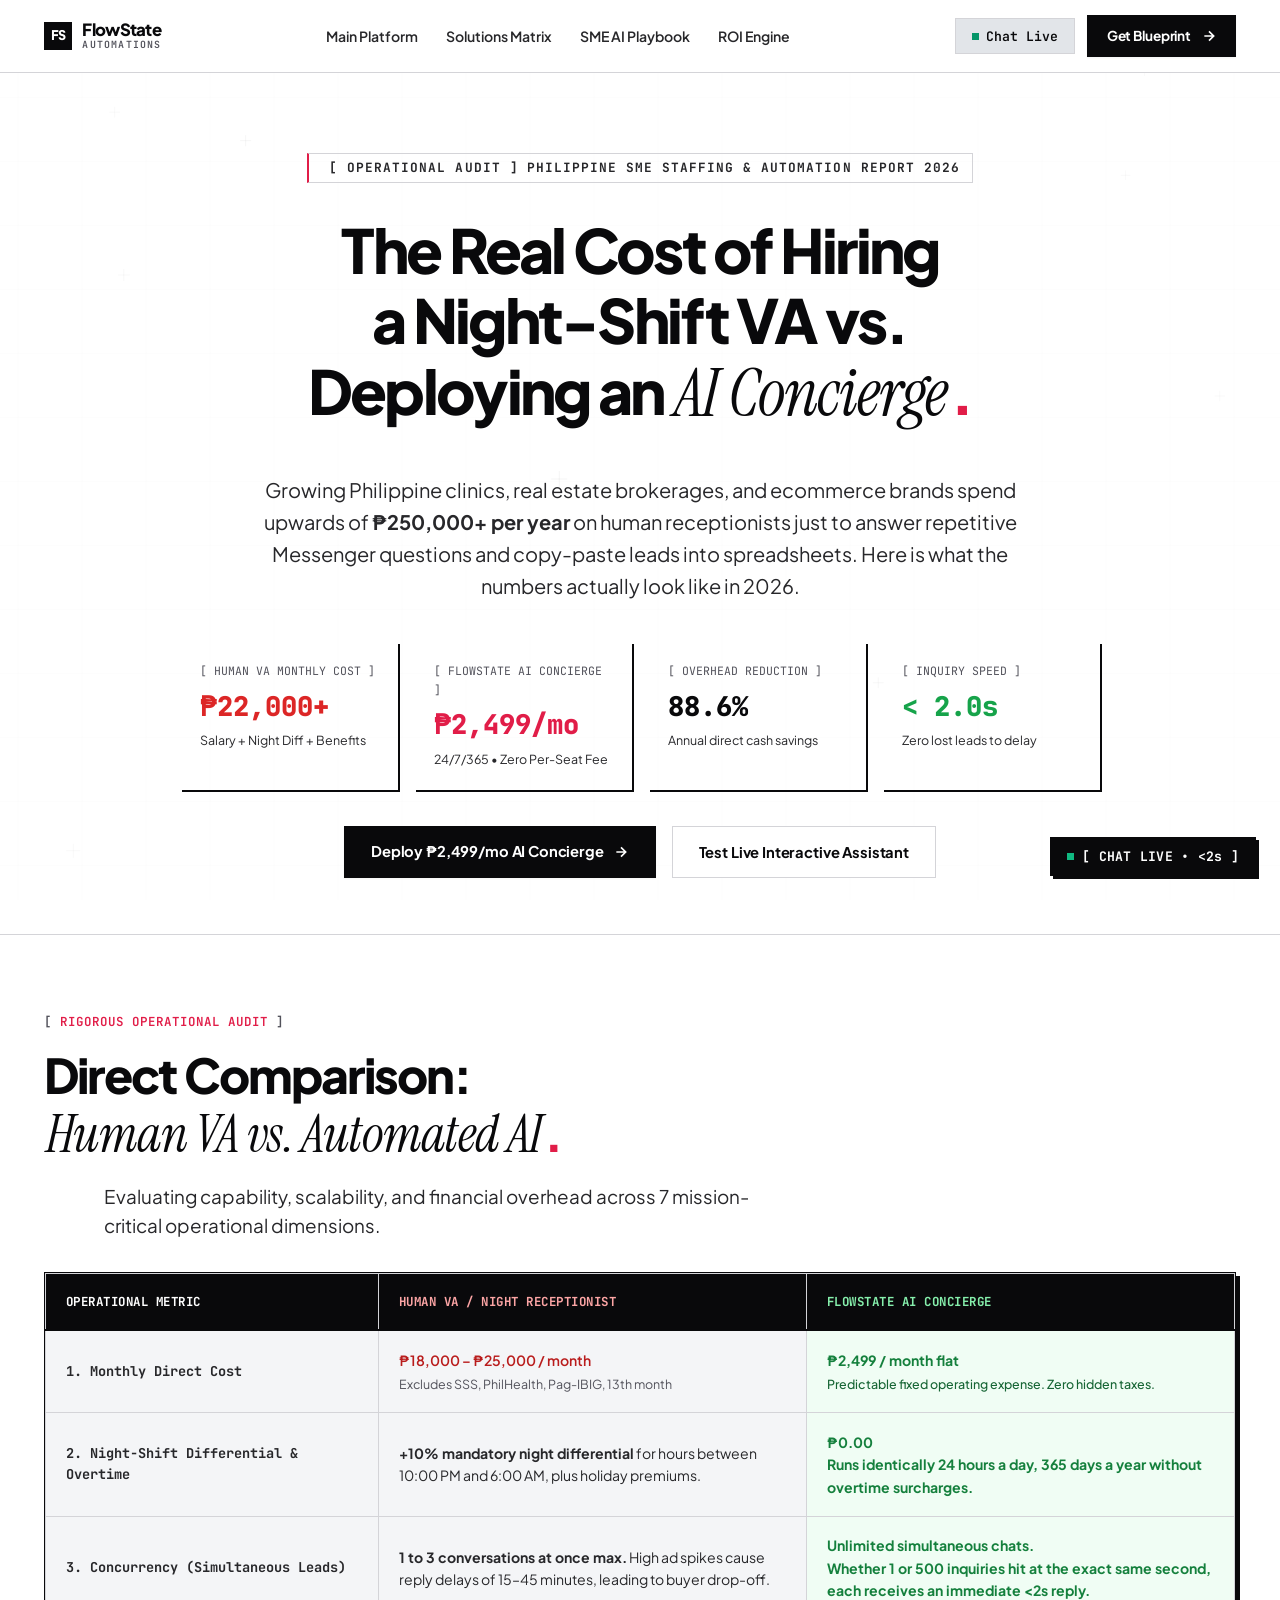
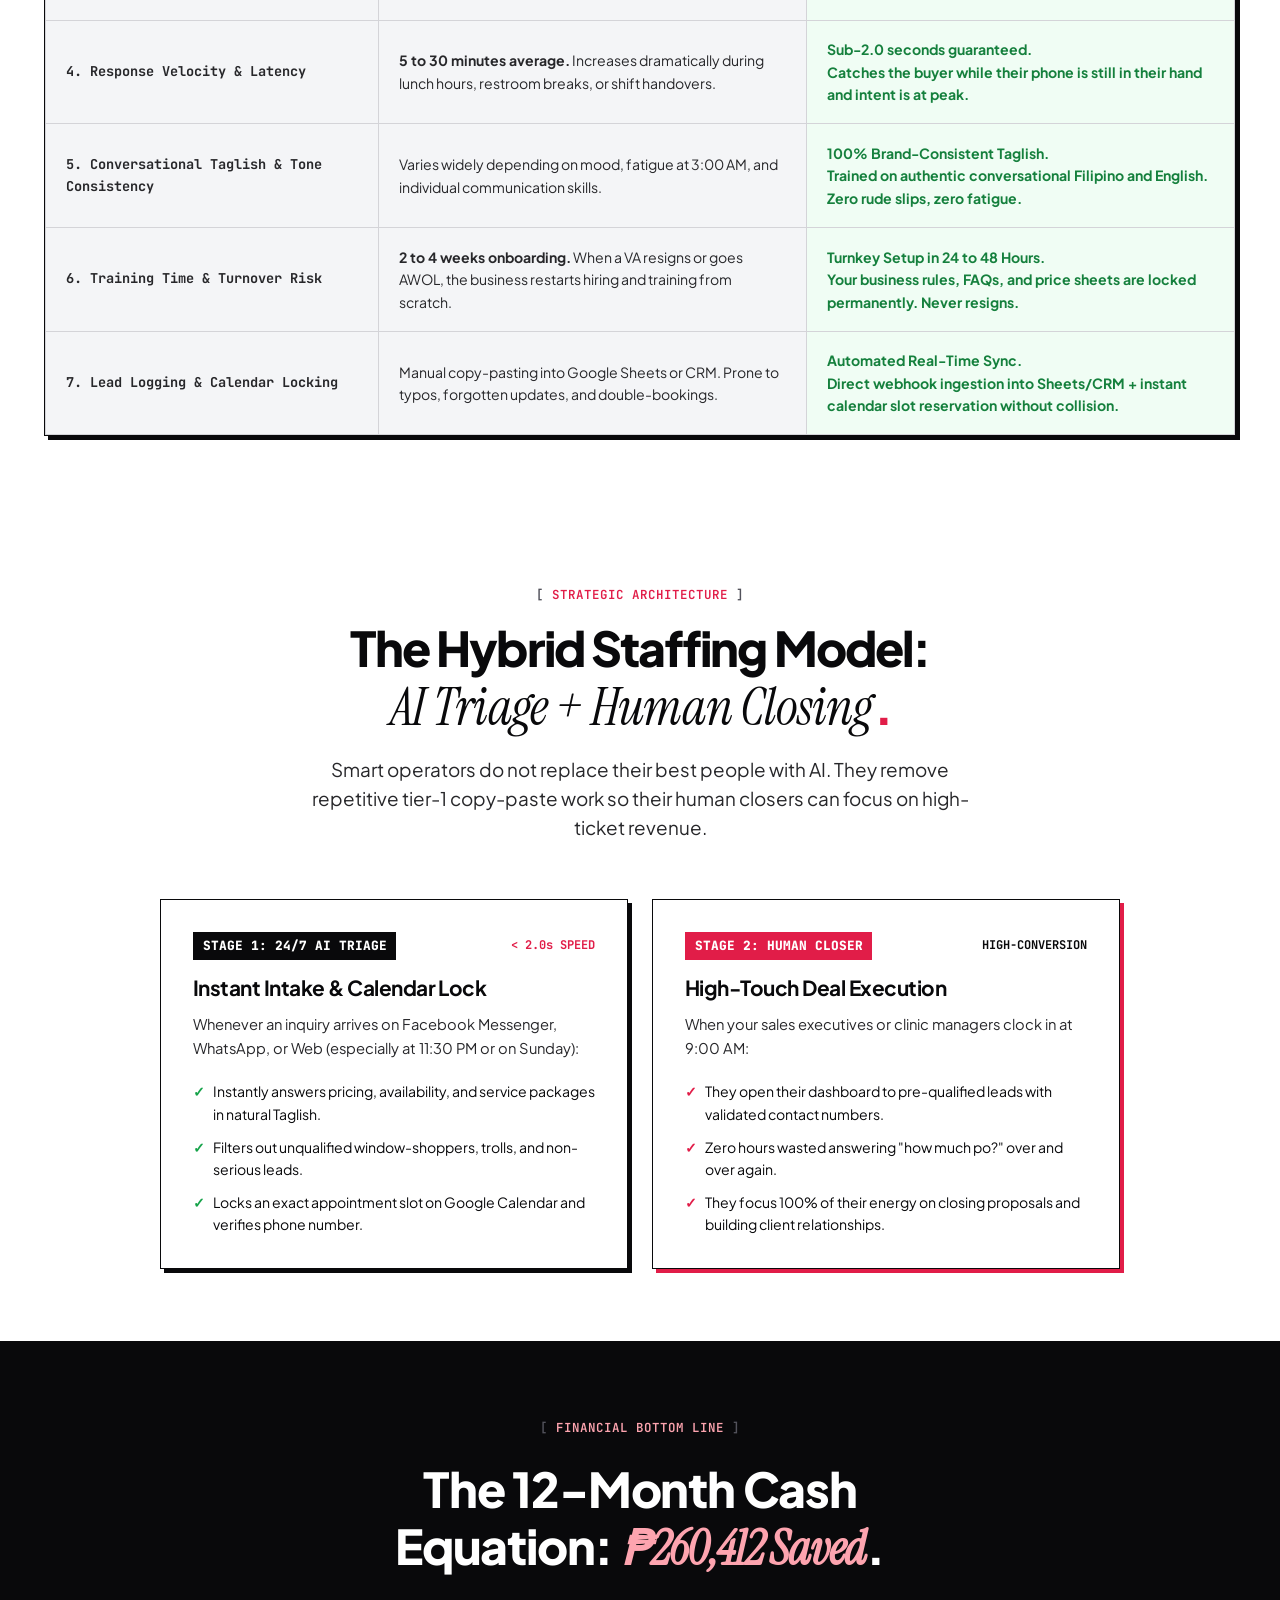
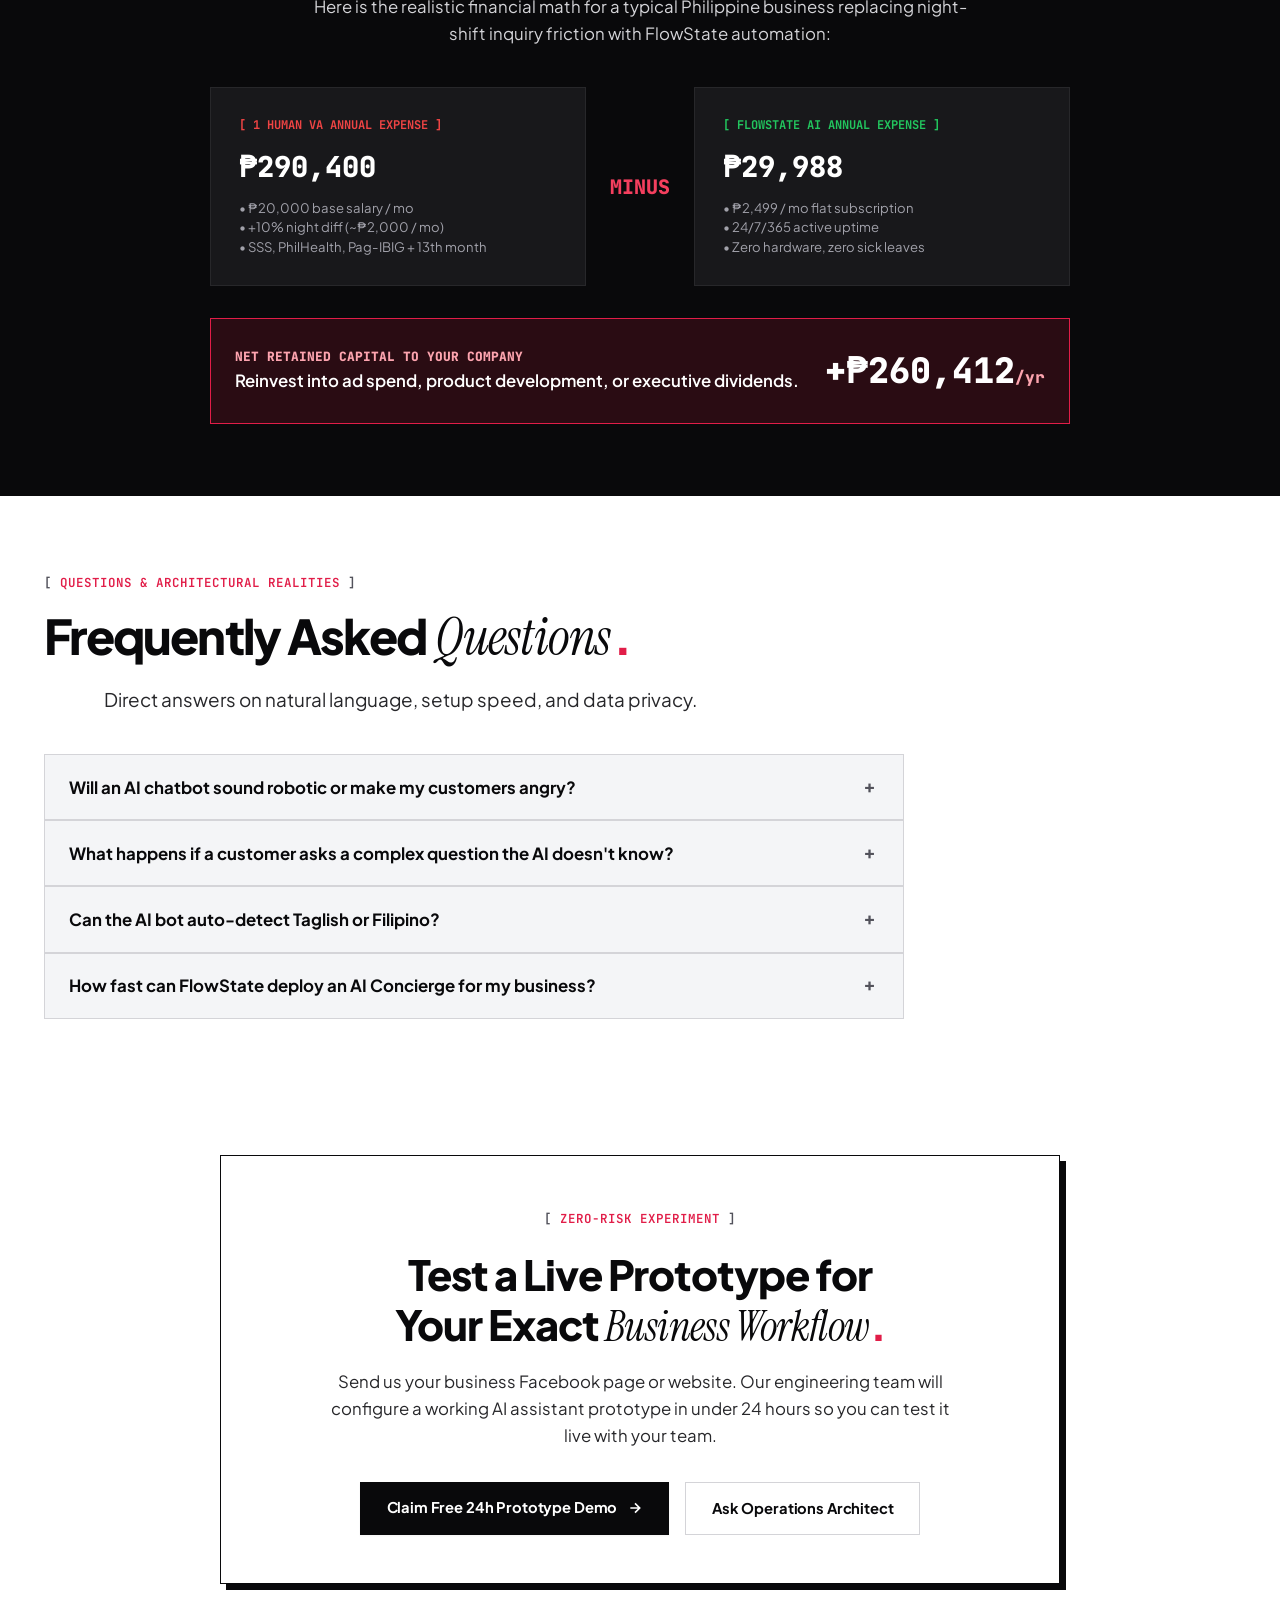
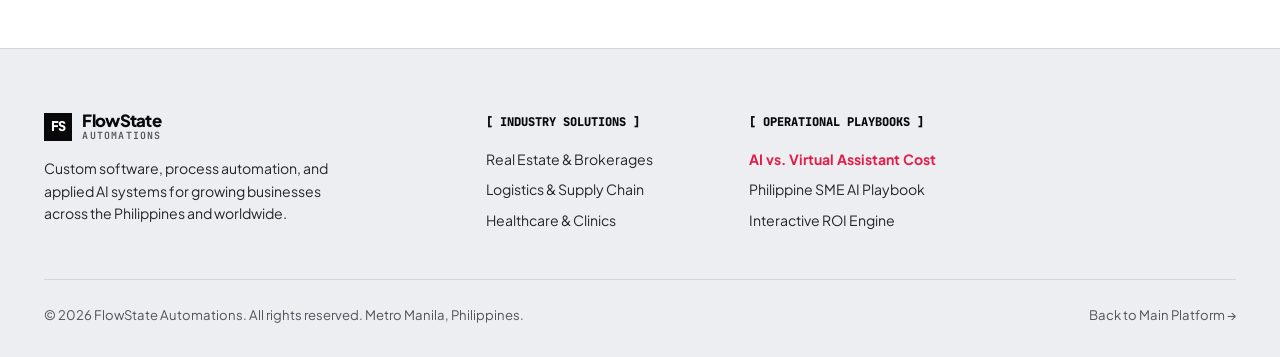
<file: ai-vs-va-cost-philippines.html>
<!DOCTYPE html>
<html lang="en">
<head>
  <meta charset="UTF-8">
  <meta name="viewport" content="width=device-width, initial-scale=1.0, viewport-fit=cover, interactive-widget=resizes-content">
  <title>AI Chatbot vs Virtual Assistant (VA) Philippines Cost Comparison 2026 | FlowState</title>
  <meta name="description" content="Comprehensive 2026 cost audit: Compare hiring a ₱18,000–₱25,000/mo human receptionist vs. a ₱2,499/mo FlowState AI Concierge. Discover the Hybrid Operations Model for Philippine SMEs.">
  <meta name="keywords" content="AI Chatbot vs Virtual Assistant Philippines, Chatbot Cost Manila 2026, Hire VA vs AI Chatbot, Receptionist Automation Philippines, Facebook Messenger Auto Reply Cost, SME Night Shift VA Cost, Taglish AI Chatbot">
  <meta name="author" content="FlowState Automations">
  <meta name="robots" content="index, follow, max-snippet:-1, max-image-preview:large, max-video-preview:-1">
  <link rel="canonical" href="https://flowstate-automations.pages.dev/ai-vs-va-cost-philippines.html">

  <!-- Open Graph / Facebook -->
  <meta property="og:type" content="article">
  <meta property="og:site_name" content="FlowState Automations">
  <meta property="og:url" content="https://flowstate-automations.pages.dev/ai-vs-va-cost-philippines.html">
  <meta property="og:title" content="AI Chatbot vs Virtual Assistant (VA) Philippines: 2026 Cost & ROI Breakdown">
  <meta property="og:description" content="Why Philippine SMEs spend ₱250k+ per year on human receptionists just to answer repetitive Messenger questions. See the real 2026 numbers.">
  <meta property="og:image" content="https://flowstate-automations.pages.dev/og-image.png">
  <meta property="og:image:width" content="1200">
  <meta property="og:image:height" content="630">
  <meta property="og:image:alt" content="FlowState Automations - AI Chatbot vs Virtual Assistant Cost Comparison">
  <meta property="og:locale" content="en_PH">

  <!-- Twitter -->
  <meta name="twitter:card" content="summary_large_image">
  <meta name="twitter:url" content="https://flowstate-automations.pages.dev/ai-vs-va-cost-philippines.html">
  <meta name="twitter:title" content="AI Chatbot vs Virtual Assistant (VA) Philippines: 2026 Cost Comparison">
  <meta name="twitter:description" content="Data-backed operational audit: Hiring a human night-shift VA vs. deploying an instant AI concierge.">
  <meta name="twitter:image" content="https://flowstate-automations.pages.dev/og-image.png">

  <!-- Local SEO & Geo Meta Tags -->
  <meta name="geo.region" content="PH-00">
  <meta name="geo.placename" content="Metro Manila, National Capital Region (NCR)">
  <meta name="geo.position" content="14.5547;121.0244">
  <meta name="ICBM" content="14.5547, 121.0244">

  <!-- Fonts -->
  <link rel="preconnect" href="https://fonts.googleapis.com">
  <link rel="preconnect" href="https://fonts.gstatic.com" crossorigin>
  <link href="https://fonts.googleapis.com/css2?family=Instrument+Serif:ital@0;1&family=JetBrains+Mono:wght@400;500;600;700&family=Plus+Jakarta+Sans:wght@400;500;600;700;800&display=swap" rel="stylesheet">
  
  <!-- Core Design System & Chatbot Styles -->
  <link rel="stylesheet" href="styles.css">
  <link rel="stylesheet" href="chatbot.css">

  <!-- High-Authority JSON-LD Structured Data Schema -->
  <script type="application/ld+json">
  {
    "@context": "https://schema.org",
    "@graph": [
      {
        "@type": "Article",
        "@id": "https://flowstate-automations.pages.dev/ai-vs-va-cost-philippines.html#article",
        "headline": "AI Chatbot vs. Virtual Assistant (VA): The Real 2026 Cost & Operational Comparison for Philippine Businesses",
        "description": "An exhaustive, data-backed operational audit comparing the real monthly cost, response speed, and error rates of human virtual assistants versus automated AI concierges in the Philippines.",
        "inLanguage": "en-PH",
        "mainEntityOfPage": "https://flowstate-automations.pages.dev/ai-vs-va-cost-philippines.html",
        "datePublished": "2026-10-09T00:00:00+08:00",
        "dateModified": "2026-10-09T00:00:00+08:00",
        "author": {
          "@type": "Organization",
          "name": "FlowState Automations",
          "url": "https://flowstate-automations.pages.dev/"
        },
        "publisher": {
          "@type": "Organization",
          "name": "FlowState Automations",
          "url": "https://flowstate-automations.pages.dev/",
          "logo": {
            "@type": "ImageObject",
            "url": "https://flowstate-automations.pages.dev/logo.png"
          }
        }
      },
      {
        "@type": "FAQPage",
        "@id": "https://flowstate-automations.pages.dev/ai-vs-va-cost-philippines.html#faq",
        "mainEntity": [
          {
            "@type": "Question",
            "name": "Will an AI chatbot sound robotic or make my customers angry?",
            "acceptedAnswer": {
              "@type": "Answer",
              "text": "No. FlowState AI Concierges are calibrated on natural, polite conversational English and Taglish. They acknowledge visitor intent within 2 seconds, answer exact pricing or booking questions, and gracefully route high-ticket customized inquiries to human managers."
            }
          },
          {
            "@type": "Question",
            "name": "Does this mean I should fire my administrative staff or virtual assistants?",
            "acceptedAnswer": {
              "@type": "Answer",
              "text": "No. High-growth Philippine companies use the Hybrid Model: the AI Concierge handles repetitive tier-1 triage 24/7 (filtering FAQs, qualifying budgets, locking calendar slots), freeing your human staff to focus on high-touch sales closing and customer success during daytime hours."
            }
          },
          {
            "@type": "Question",
            "name": "How does an AI Concierge cost compare to a human VA in the Philippines?",
            "acceptedAnswer": {
              "@type": "Answer",
              "text": "An entry-to-mid-level human VA costs ₱18,000–₱25,000/month plus mandated night differentials and government benefits (totaling ~₱250,000–₱320,000/year). FlowState's Starter AI Concierge starts at ₱2,499/month (₱29,988/year), delivering over 88% in direct operational savings while responding 24/7 in under 2 seconds."
            }
          },
          {
            "@type": "Question",
            "name": "Can the AI handle multiple customers at the exact same second during ad campaigns?",
            "acceptedAnswer": {
              "@type": "Answer",
              "text": "Yes. A human VA can realistically chat with only 2–3 customers simultaneously before response delays climb to 10+ minutes. FlowState's cloud edge engine handles hundreds of concurrent inquiries simultaneously with zero delay."
            }
          }
        ]
      },
      {
        "@type": "BreadcrumbList",
        "itemListElement": [
          {
            "@type": "ListItem",
            "position": 1,
            "name": "Home",
            "item": "https://flowstate-automations.pages.dev/"
          },
          {
            "@type": "ListItem",
            "position": 2,
            "name": "Playbooks & Insights",
            "item": "https://flowstate-automations.pages.dev/#solutions"
          },
          {
            "@type": "ListItem",
            "position": 3,
            "name": "AI vs VA Cost Comparison",
            "item": "https://flowstate-automations.pages.dev/ai-vs-va-cost-philippines.html"
          }
        ]
      }
    ]
  }
  </script>
</head>
<body>

  <!-- Dynamic Kinetic Canvas Background -->
  <canvas id="kineticBgCanvas" class="kinetic-bg-canvas" aria-hidden="true"></canvas>

  <div class="page-wrapper">

    <!-- 1. STICKY BRAND HEADER -->
    <header class="navbar-sticky">
      <div class="nav-container">
        <a href="index.html" class="brand-logo" aria-label="FlowState Automations Home">
          <div class="brand-logo-mark">FS</div>
          <div class="brand-logo-text">
            <span class="brand-name">FlowState</span>
            <span class="brand-sub">AUTOMATIONS</span>
          </div>
        </a>

        <!-- Desktop Navigation -->
        <nav class="nav-menu" aria-label="Main Navigation">
          <a href="index.html" class="nav-link">Main Platform</a>
          <a href="index.html#solutions" class="nav-link">Solutions Matrix</a>
          <a href="ai-for-business-philippines.html" class="nav-link">SME AI Playbook</a>
          <a href="index.html#roi" class="nav-link">ROI Engine</a>
        </nav>

        <div class="nav-actions">
          <button class="nav-btn-chat" onclick="window.openFlowStateChat ? window.openFlowStateChat() : null" aria-label="Open Live Chat Desk">
            <span class="status-dot"></span>
            <span>Chat Live</span>
          </button>
          <a href="index.html#contact" class="btn btn-primary nav-cta-desktop" style="padding: 0.55rem 1.15rem; font-size: 0.85rem;">
            <span>Get Blueprint</span>
            <svg class="btn-icon" viewBox="0 0 24 24" fill="none" stroke="currentColor" stroke-width="2.5"><path d="M5 12h14M12 5l7 7-7 7"/></svg>
          </a>
          <button class="mobile-menu-btn" id="mobileMenuBtn" aria-label="Toggle navigation menu" aria-expanded="false">
            <svg class="hamburger-icon" viewBox="0 0 24 24" fill="none" stroke="currentColor" stroke-width="2">
              <line x1="3" y1="6" x2="21" y2="6"/>
              <line x1="3" y1="12" x2="21" y2="12"/>
              <line x1="3" y1="18" x2="21" y2="18"/>
            </svg>
          </button>
        </div>
      </div>

      <!-- Mobile Navigation Drawer -->
      <div class="mobile-drawer" id="mobileDrawer">
        <nav class="mobile-nav-links">
          <div class="mobile-nav-group-title">[ NAVIGATION ]</div>
          <a href="index.html" class="mobile-nav-link" onclick="closeMobileMenu()"><span>01 // Main Platform</span><span>&rarr;</span></a>
          <a href="index.html#solutions" class="mobile-nav-link" onclick="closeMobileMenu()"><span>02 // Solutions Matrix</span><span>&rarr;</span></a>
          <a href="ai-for-business-philippines.html" class="mobile-nav-link" onclick="closeMobileMenu()"><span>03 // SME AI Playbook</span><span>&rarr;</span></a>
          <a href="index.html#contact" class="btn btn-primary" style="margin-top: 1.15rem; width: 100%;" onclick="closeMobileMenu()">
            <span>Get Live Prototype</span>
          </a>
        </nav>
      </div>
    </header>

    <!-- 2. EDITORIAL HERO SECTION -->
    <section class="hero-section" style="padding-top: 5rem; padding-bottom: 3.5rem;">
      <div class="section-container">
        
        <div class="hero-editorial-center">
          <!-- Telemetry Kicker Badge -->
          <div class="hero-kicker-badge" style="justify-content: center; margin-bottom: 1.5rem;">
            <span class="hud-status-led" aria-hidden="true"></span>
            <span class="badge-prefix">[ OPERATIONAL AUDIT ]</span>
            <span class="badge-title">PHILIPPINE SME STAFFING &amp; AUTOMATION REPORT 2026</span>
          </div>

          <!-- Editorial H1 Title -->
          <h1 class="hero-title hero-title-centered" style="margin-top: 0.5rem; font-size: clamp(2.2rem, 4.8vw, 3.8rem); line-height: 1.15;">
            The Real Cost of Hiring a Night-Shift VA vs. Deploying an <span class="whitespace-nowrap"><span class="editorial-serif">AI Concierge</span><span class="red-dot">.</span></span>
          </h1>

          <p class="hero-subtitle-centered" style="font-size: clamp(1.05rem, 2vw, 1.25rem); color: var(--ink-secondary); line-height: 1.6; margin-top: 1.25rem; max-width: 780px; margin-left: auto; margin-right: auto;">
            Growing Philippine clinics, real estate brokerages, and ecommerce brands spend upwards of <strong>₱250,000+ per year</strong> on human receptionists just to answer repetitive Messenger questions and copy-paste leads into spreadsheets. Here is what the numbers actually look like in 2026.
          </p>

          <!-- Executive KPI Telemetry Strip -->
          <div style="display: grid; grid-template-columns: repeat(auto-fit, minmax(180px, 1fr)); gap: 1rem; margin-top: 2.5rem; text-align: left; width: 100%;">
            <div style="background: var(--bg-card); border: 1px solid var(--border-color); padding: 1.25rem; border-radius: 0px; box-shadow: 2px 2px 0 var(--ink-primary);">
              <div style="font-family: var(--font-mono); font-size: 0.72rem; color: var(--ink-muted); text-transform: uppercase;">[ HUMAN VA MONTHLY COST ]</div>
              <div style="font-family: var(--font-mono); font-size: 1.7rem; font-weight: 800; color: #dc2626; margin-top: 0.25rem;">₱22,000+</div>
              <div style="font-size: 0.78rem; color: var(--ink-secondary); margin-top: 0.2rem;">Salary + Night Diff + Benefits</div>
            </div>

            <div style="background: var(--bg-card); border: 1px solid var(--border-color); padding: 1.25rem; border-radius: 0px; box-shadow: 2px 2px 0 var(--ink-primary);">
              <div style="font-family: var(--font-mono); font-size: 0.72rem; color: var(--ink-muted); text-transform: uppercase;">[ FLOWSTATE AI CONCIERGE ]</div>
              <div style="font-family: var(--font-mono); font-size: 1.7rem; font-weight: 800; color: var(--brand-accent); margin-top: 0.25rem;">₱2,499/mo</div>
              <div style="font-size: 0.78rem; color: var(--ink-secondary); margin-top: 0.2rem;">24/7/365 • Zero Per-Seat Fee</div>
            </div>

            <div style="background: var(--bg-card); border: 1px solid var(--border-color); padding: 1.25rem; border-radius: 0px; box-shadow: 2px 2px 0 var(--ink-primary);">
              <div style="font-family: var(--font-mono); font-size: 0.72rem; color: var(--ink-muted); text-transform: uppercase;">[ OVERHEAD REDUCTION ]</div>
              <div style="font-family: var(--font-mono); font-size: 1.7rem; font-weight: 800; color: var(--ink-primary); margin-top: 0.25rem;">88.6%</div>
              <div style="font-size: 0.78rem; color: var(--ink-secondary); margin-top: 0.2rem;">Annual direct cash savings</div>
            </div>

            <div style="background: var(--bg-card); border: 1px solid var(--border-color); padding: 1.25rem; border-radius: 0px; box-shadow: 2px 2px 0 var(--ink-primary);">
              <div style="font-family: var(--font-mono); font-size: 0.72rem; color: var(--ink-muted); text-transform: uppercase;">[ INQUIRY SPEED ]</div>
              <div style="font-family: var(--font-mono); font-size: 1.7rem; font-weight: 800; color: #16a34a; margin-top: 0.25rem;">&lt; 2.0s</div>
              <div style="font-size: 0.78rem; color: var(--ink-secondary); margin-top: 0.2rem;">Zero lost leads to delay</div>
            </div>
          </div>

          <!-- Primary Actions -->
          <div style="display: flex; justify-content: center; gap: 1rem; margin-top: 2.25rem; flex-wrap: wrap;">
            <a href="index.html#contact" class="btn btn-primary" style="padding: 0.85rem 1.6rem;">
              <span>Deploy ₱2,499/mo AI Concierge</span>
              <svg class="btn-icon" viewBox="0 0 24 24" fill="none" stroke="currentColor" stroke-width="2.5"><path d="M5 12h14M12 5l7 7-7 7"/></svg>
            </a>
            <button class="btn btn-secondary" onclick="window.openFlowStateChat ? window.openFlowStateChat('Show me the AI Concierge setup details') : null" style="padding: 0.85rem 1.6rem;">
              <span>Test Live Interactive Assistant</span>
            </button>
          </div>
        </div>

      </div>
    </section>

    <!-- 3. COMPREHENSIVE SIDE-BY-SIDE AUDIT MATRIX -->
    <section class="section" style="background: var(--bg-surface); border-top: 1px solid var(--border-color); border-bottom: 1px solid var(--border-color); padding: 4.5rem 0;">
      <div class="section-container">
        
        <div style="max-width: 800px; margin-bottom: 2rem;">
          <span class="section-tag">RIGOROUS OPERATIONAL AUDIT</span>
          <h2 class="section-title">
            Direct Comparison: <span class="whitespace-nowrap"><span class="editorial-serif">Human VA vs. Automated AI</span><span class="red-dot">.</span></span>
          </h2>
          <p class="section-subtitle">
            Evaluating capability, scalability, and financial overhead across 7 mission-critical operational dimensions.
          </p>
        </div>

        <div class="table-scroll-hint">[ SWIPE HORIZONTALLY TO VIEW ALL COLUMNS &rarr; ]</div>

        <!-- Brutalist Comparison Table -->
        <div class="comparison-table-wrapper">
          <table class="comparison-table">
            <thead>
              <tr style="background: var(--ink-primary); color: #FFFFFF; font-family: var(--font-mono); font-size: 0.8rem; text-transform: uppercase;">
                <th style="padding: 1.1rem 1.25rem; width: 28%; background: var(--ink-primary); color: #FFFFFF;">Operational Metric</th>
                <th style="padding: 1.1rem 1.25rem; width: 36%; background: var(--ink-primary); color: #fca5a5;">Human VA / Night Receptionist</th>
                <th style="padding: 1.1rem 1.25rem; width: 36%; background: var(--ink-primary); color: #86efac;">FlowState AI Concierge</th>
              </tr>
            </thead>
            <tbody>
              <!-- Row 1 -->
              <tr style="border-bottom: 1px solid var(--border-color);">
                <td style="padding: 1.1rem 1.25rem; font-weight: 700; font-family: var(--font-mono); font-size: 0.85rem;">
                  1. Monthly Direct Cost
                </td>
                <td style="padding: 1.1rem 1.25rem; color: #b91c1c; font-weight: 600;">
                  ₱18,000 – ₱25,000 / month<br>
                  <span style="font-size: 0.78rem; color: var(--ink-muted); font-weight: 400;">Excludes SSS, PhilHealth, Pag-IBIG, 13th month</span>
                </td>
                <td style="padding: 1.1rem 1.25rem; color: #15803d; font-weight: 700; background: #f0fdf4;">
                  ₱2,499 / month flat<br>
                  <span style="font-size: 0.78rem; color: #166534; font-weight: 500;">Predictable fixed operating expense. Zero hidden taxes.</span>
                </td>
              </tr>

              <!-- Row 2 -->
              <tr style="border-bottom: 1px solid var(--border-color);">
                <td style="padding: 1.1rem 1.25rem; font-weight: 700; font-family: var(--font-mono); font-size: 0.85rem;">
                  2. Night-Shift Differential &amp; Overtime
                </td>
                <td style="padding: 1.1rem 1.25rem; color: var(--ink-secondary);">
                  <strong>+10% mandatory night differential</strong> for hours between 10:00 PM and 6:00 AM, plus holiday premiums.
                </td>
                <td style="padding: 1.1rem 1.25rem; color: #15803d; font-weight: 700; background: #f0fdf4;">
                  <strong>₱0.00</strong><br>
                  Runs identically 24 hours a day, 365 days a year without overtime surcharges.
                </td>
              </tr>

              <!-- Row 3 -->
              <tr style="border-bottom: 1px solid var(--border-color);">
                <td style="padding: 1.1rem 1.25rem; font-weight: 700; font-family: var(--font-mono); font-size: 0.85rem;">
                  3. Concurrency (Simultaneous Leads)
                </td>
                <td style="padding: 1.1rem 1.25rem; color: var(--ink-secondary);">
                  <strong>1 to 3 conversations at once max.</strong> High ad spikes cause reply delays of 15–45 minutes, leading to buyer drop-off.
                </td>
                <td style="padding: 1.1rem 1.25rem; color: #15803d; font-weight: 700; background: #f0fdf4;">
                  <strong>Unlimited simultaneous chats.</strong><br>
                  Whether 1 or 500 inquiries hit at the exact same second, each receives an immediate &lt;2s reply.
                </td>
              </tr>

              <!-- Row 4 -->
              <tr style="border-bottom: 1px solid var(--border-color);">
                <td style="padding: 1.1rem 1.25rem; font-weight: 700; font-family: var(--font-mono); font-size: 0.85rem;">
                  4. Response Velocity &amp; Latency
                </td>
                <td style="padding: 1.1rem 1.25rem; color: var(--ink-secondary);">
                  <strong>5 to 30 minutes average.</strong> Increases dramatically during lunch hours, restroom breaks, or shift handovers.
                </td>
                <td style="padding: 1.1rem 1.25rem; color: #15803d; font-weight: 700; background: #f0fdf4;">
                  <strong>Sub-2.0 seconds guaranteed.</strong><br>
                  Catches the buyer while their phone is still in their hand and intent is at peak.
                </td>
              </tr>

              <!-- Row 5 -->
              <tr style="border-bottom: 1px solid var(--border-color);">
                <td style="padding: 1.1rem 1.25rem; font-weight: 700; font-family: var(--font-mono); font-size: 0.85rem;">
                  5. Conversational Taglish &amp; Tone Consistency
                </td>
                <td style="padding: 1.1rem 1.25rem; color: var(--ink-secondary);">
                  Varies widely depending on mood, fatigue at 3:00 AM, and individual communication skills.
                </td>
                <td style="padding: 1.1rem 1.25rem; color: #15803d; font-weight: 700; background: #f0fdf4;">
                  <strong>100% Brand-Consistent Taglish.</strong><br>
                  Trained on authentic conversational Filipino and English. Zero rude slips, zero fatigue.
                </td>
              </tr>

              <!-- Row 6 -->
              <tr style="border-bottom: 1px solid var(--border-color);">
                <td style="padding: 1.1rem 1.25rem; font-weight: 700; font-family: var(--font-mono); font-size: 0.85rem;">
                  6. Training Time &amp; Turnover Risk
                </td>
                <td style="padding: 1.1rem 1.25rem; color: var(--ink-secondary);">
                  <strong>2 to 4 weeks onboarding.</strong> When a VA resigns or goes AWOL, the business restarts hiring and training from scratch.
                </td>
                <td style="padding: 1.1rem 1.25rem; color: #15803d; font-weight: 700; background: #f0fdf4;">
                  <strong>Turnkey Setup in 24 to 48 Hours.</strong><br>
                  Your business rules, FAQs, and price sheets are locked permanently. Never resigns.
                </td>
              </tr>

              <!-- Row 7 -->
              <tr>
                <td style="padding: 1.1rem 1.25rem; font-weight: 700; font-family: var(--font-mono); font-size: 0.85rem;">
                  7. Lead Logging &amp; Calendar Locking
                </td>
                <td style="padding: 1.1rem 1.25rem; color: var(--ink-secondary);">
                  Manual copy-pasting into Google Sheets or CRM. Prone to typos, forgotten updates, and double-bookings.
                </td>
                <td style="padding: 1.1rem 1.25rem; color: #15803d; font-weight: 700; background: #f0fdf4;">
                  <strong>Automated Real-Time Sync.</strong><br>
                  Direct webhook ingestion into Sheets/CRM + instant calendar slot reservation without collision.
                </td>
              </tr>
            </tbody>
          </table>
        </div>

      </div>
    </section>

    <!-- 4. THE HYBRID OPERATIONS BLUEPRINT -->
    <section class="section" style="padding: 4.5rem 0;">
      <div class="section-container">
        
        <div style="max-width: 820px; margin: 0 auto; text-align: center; margin-bottom: 3.5rem;">
          <span class="section-tag">STRATEGIC ARCHITECTURE</span>
          <h2 class="section-title">
            The Hybrid Staffing Model: <span class="whitespace-nowrap"><span class="editorial-serif">AI Triage + Human Closing</span><span class="red-dot">.</span></span>
          </h2>
          <p class="section-subtitle">
            Smart operators do not replace their best people with AI. They remove repetitive tier-1 copy-paste work so their human closers can focus on high-ticket revenue.
          </p>
        </div>

        <div style="display: grid; grid-template-columns: repeat(auto-fit, minmax(320px, 1fr)); gap: 1.5rem; max-width: 960px; margin: 0 auto;">
          <!-- Card 1: The AI Tier -->
          <div style="background: #FFFFFF; border: 1px solid var(--ink-primary); padding: 2rem; box-shadow: 4px 4px 0 var(--ink-primary);">
            <div style="display: flex; justify-content: space-between; align-items: center; margin-bottom: 1rem;">
              <span style="font-family: var(--font-mono); font-size: 0.8rem; font-weight: 800; background: #09090b; color: #ffffff; padding: 0.25rem 0.6rem;">STAGE 1: 24/7 AI TRIAGE</span>
              <span style="font-family: var(--font-mono); font-size: 0.75rem; color: var(--brand-accent); font-weight: 700;">&lt; 2.0s SPEED</span>
            </div>
            <h3 style="font-size: 1.3rem; margin-bottom: 0.75rem;">Instant Intake &amp; Calendar Lock</h3>
            <p style="font-size: 0.92rem; color: var(--ink-secondary); line-height: 1.6; margin-bottom: 1.25rem;">
              Whenever an inquiry arrives on Facebook Messenger, WhatsApp, or Web (especially at 11:30 PM or on Sunday):
            </p>
            <ul style="list-style: none; display: flex; flex-direction: column; gap: 0.65rem; font-size: 0.88rem; color: var(--ink-primary);">
              <li style="display: flex; gap: 0.5rem; align-items: flex-start;">
                <span style="color: #16a34a; font-weight: 800;">&check;</span>
                <span>Instantly answers pricing, availability, and service packages in natural Taglish.</span>
              </li>
              <li style="display: flex; gap: 0.5rem; align-items: flex-start;">
                <span style="color: #16a34a; font-weight: 800;">&check;</span>
                <span>Filters out unqualified window-shoppers, trolls, and non-serious leads.</span>
              </li>
              <li style="display: flex; gap: 0.5rem; align-items: flex-start;">
                <span style="color: #16a34a; font-weight: 800;">&check;</span>
                <span>Locks an exact appointment slot on Google Calendar and verifies phone number.</span>
              </li>
            </ul>
          </div>

          <!-- Card 2: The Human Tier -->
          <div style="background: #FFFFFF; border: 1px solid var(--ink-primary); padding: 2rem; box-shadow: 4px 4px 0 var(--brand-accent);">
            <div style="display: flex; justify-content: space-between; align-items: center; margin-bottom: 1rem;">
              <span style="font-family: var(--font-mono); font-size: 0.8rem; font-weight: 800; background: var(--brand-accent); color: #ffffff; padding: 0.25rem 0.6rem;">STAGE 2: HUMAN CLOSER</span>
              <span style="font-family: var(--font-mono); font-size: 0.75rem; color: var(--ink-primary); font-weight: 700;">HIGH-CONVERSION</span>
            </div>
            <h3 style="font-size: 1.3rem; margin-bottom: 0.75rem;">High-Touch Deal Execution</h3>
            <p style="font-size: 0.92rem; color: var(--ink-secondary); line-height: 1.6; margin-bottom: 1.25rem;">
              When your sales executives or clinic managers clock in at 9:00 AM:
            </p>
            <ul style="list-style: none; display: flex; flex-direction: column; gap: 0.65rem; font-size: 0.88rem; color: var(--ink-primary);">
              <li style="display: flex; gap: 0.5rem; align-items: flex-start;">
                <span style="color: var(--brand-accent); font-weight: 800;">&check;</span>
                <span>They open their dashboard to pre-qualified leads with validated contact numbers.</span>
              </li>
              <li style="display: flex; gap: 0.5rem; align-items: flex-start;">
                <span style="color: var(--brand-accent); font-weight: 800;">&check;</span>
                <span>Zero hours wasted answering "how much po?" over and over again.</span>
              </li>
              <li style="display: flex; gap: 0.5rem; align-items: flex-start;">
                <span style="color: var(--brand-accent); font-weight: 800;">&check;</span>
                <span>They focus 100% of their energy on closing proposals and building client relationships.</span>
              </li>
            </ul>
          </div>
        </div>

      </div>
    </section>

    <!-- 5. ANNUAL CASH RECOVERY AUDIT -->
    <section class="section" style="background: var(--ink-primary); color: #FFFFFF; padding: 4.5rem 0;">
      <div class="section-container">
        
        <div style="max-width: 860px; margin: 0 auto; text-align: center;">
          <span class="section-tag" style="color: #fda4af;">FINANCIAL BOTTOM LINE</span>
          <h2 style="font-size: clamp(2rem, 4vw, 3rem); font-weight: 800; margin-top: 0.5rem; color: #FFFFFF;">
            The 12-Month Cash Equation: <span style="font-family: var(--font-serif); font-style: italic; color: #fda4af;">₱260,412 Saved</span>.
          </h2>
          <p style="font-size: 1.05rem; color: #d4d4d8; line-height: 1.6; margin-top: 1rem; max-width: 680px; margin-left: auto; margin-right: auto;">
            Here is the realistic financial math for a typical Philippine business replacing night-shift inquiry friction with FlowState automation:
          </p>

          <div class="math-grid-container">
            <!-- Cost of VA -->
            <div style="background: #18181b; border: 1px solid #27272a; padding: 1.75rem;">
              <div style="font-family: var(--font-mono); font-size: 0.75rem; color: #ef4444; font-weight: 700;">[ 1 HUMAN VA ANNUAL EXPENSE ]</div>
              <div style="font-family: var(--font-mono); font-size: 1.8rem; font-weight: 800; color: #ffffff; margin-top: 0.5rem;">₱290,400</div>
              <div style="font-size: 0.82rem; color: #a1a1aa; margin-top: 0.5rem; line-height: 1.5;">
                • ₱20,000 base salary / mo<br>
                • +10% night diff (~₱2,000 / mo)<br>
                • SSS, PhilHealth, Pag-IBIG + 13th month
              </div>
            </div>

            <!-- VS Icon -->
            <div style="font-family: var(--font-mono); font-size: 1.25rem; font-weight: 800; color: #f43f5e; text-align: center;">
              MINUS
            </div>

            <!-- Cost of FlowState -->
            <div style="background: #18181b; border: 1px solid #27272a; padding: 1.75rem;">
              <div style="font-family: var(--font-mono); font-size: 0.75rem; color: #22c55e; font-weight: 700;">[ FLOWSTATE AI ANNUAL EXPENSE ]</div>
              <div style="font-family: var(--font-mono); font-size: 1.8rem; font-weight: 800; color: #ffffff; margin-top: 0.5rem;">₱29,988</div>
              <div style="font-size: 0.82rem; color: #a1a1aa; margin-top: 0.5rem; line-height: 1.5;">
                • ₱2,499 / mo flat subscription<br>
                • 24/7/365 active uptime<br>
                • Zero hardware, zero sick leaves
              </div>
            </div>
          </div>

          <!-- Final Net Result Callout -->
          <div style="background: rgba(225, 29, 72, 0.15); border: 1px solid #e11d48; padding: 1.5rem; margin-top: 2rem; display: flex; justify-content: space-between; align-items: center; flex-wrap: wrap; gap: 1rem;">
            <div style="text-align: left;">
              <div style="font-family: var(--font-mono); font-size: 0.8rem; font-weight: 800; color: #fda4af;">NET RETAINED CAPITAL TO YOUR COMPANY</div>
              <div style="font-size: 1.05rem; font-weight: 600; color: #ffffff;">Reinvest into ad spend, product development, or executive dividends.</div>
            </div>
            <div style="font-family: var(--font-mono); font-size: 2.2rem; font-weight: 800; color: #ffffff;">
              +₱260,412<span style="font-size: 1rem; color: #fda4af;">/yr</span>
            </div>
          </div>
        </div>

      </div>
    </section>

    <!-- 6. FAQ SECTION -->
    <section class="section" style="padding: 4.5rem 0;">
      <div class="section-container">
        
        <div style="max-width: 800px; margin-bottom: 2.5rem;">
          <span class="section-tag">QUESTIONS &amp; ARCHITECTURAL REALITIES</span>
          <h2 class="section-title">
            Frequently Asked <span class="whitespace-nowrap"><span class="editorial-serif">Questions</span><span class="red-dot">.</span></span>
          </h2>
          <p class="section-subtitle">
            Direct answers on natural language, setup speed, and data privacy.
          </p>
        </div>

        <div class="faq-list" style="max-width: 860px;">
          <!-- Item 1 -->
          <div class="faq-item">
            <button type="button" class="faq-question" onclick="toggleFaq(0)" aria-expanded="false">
              <span>Will an AI chatbot sound robotic or make my customers angry?</span>
              <span class="faq-toggle-icon">+</span>
            </button>
            <div class="faq-answer">
              <div class="faq-answer-inner">
                <p>No. Most negative chatbot experiences come from rigid, outdated ManyChat rule trees that spit out generic error messages. FlowState AI Concierges are powered by modern Groq inference calibrated on authentic Filipino-English conversational patterns. They answer exact pricing questions politely and sound like an experienced, consultative customer support specialist.</p>
              </div>
            </div>
          </div>

          <!-- Item 2 -->
          <div class="faq-item">
            <button type="button" class="faq-question" onclick="toggleFaq(1)" aria-expanded="false">
              <span>What happens if a customer asks a complex question the AI doesn't know?</span>
              <span class="faq-toggle-icon">+</span>
            </button>
            <div class="faq-answer">
              <div class="faq-answer-inner">
                <p>The AI Concierge never hallucinates or makes up false claims. If a prospect asks an atypical question outside the approved knowledge base, the bot politely notes their requirement, confirms their phone number, and dispatches an instant priority alert to your human team to take over the conversation.</p>
              </div>
            </div>
          </div>

          <!-- Item 3 -->
          <div class="faq-item">
            <button type="button" class="faq-question" onclick="toggleFaq(2)" aria-expanded="false">
              <span>Can the AI bot auto-detect Taglish or Filipino?</span>
              <span class="faq-toggle-icon">+</span>
            </button>
            <div class="faq-answer">
              <div class="faq-answer-inner">
                <p>Yes. The engine automatically mirrors the visitor's language. If the prospect chats in English, it replies in crisp English. If they chat in natural Taglish ("Magkano po yung starter package? May slots pa kayo this Friday?"), it seamlessly responds in authentic, respectful Filipino.</p>
              </div>
            </div>
          </div>

          <!-- Item 4 -->
          <div class="faq-item">
            <button type="button" class="faq-question" onclick="toggleFaq(3)" aria-expanded="false">
              <span>How fast can FlowState deploy an AI Concierge for my business?</span>
              <span class="faq-toggle-icon">+</span>
            </button>
            <div class="faq-answer">
              <div class="faq-answer-inner">
                <p>Starter systems can be connected to your Facebook Page, WhatsApp, or Website in <strong>24 to 48 business hours</strong>. We always prepare an interactive live prototype of your exact workflow so you can test and approve it before any upfront financial commitment.</p>
              </div>
            </div>
          </div>
        </div>

      </div>
    </section>

    <!-- 7. CONVERSION ACTION STRIP -->
    <section class="section" style="background: var(--bg-surface); border-top: 1px solid var(--border-color); padding: 4rem 0;">
      <div class="section-container">
        
        <div style="background: #FFFFFF; border: 1px solid var(--ink-primary); padding: 3rem 2rem; text-align: center; max-width: 840px; margin: 0 auto; box-shadow: 6px 6px 0 var(--ink-primary);">
          <span class="section-tag">ZERO-RISK EXPERIMENT</span>
          <h2 style="font-size: clamp(1.8rem, 3.5vw, 2.6rem); font-weight: 800; margin-top: 0.5rem;">
            Test a Live Prototype for Your Exact <span class="whitespace-nowrap"><span class="editorial-serif">Business Workflow</span><span class="red-dot">.</span></span>
          </h2>
          <p style="color: var(--ink-secondary); font-size: 1.05rem; line-height: 1.6; margin-top: 1rem; max-width: 620px; margin-left: auto; margin-right: auto;">
            Send us your business Facebook page or website. Our engineering team will configure a working AI assistant prototype in under 24 hours so you can test it live with your team.
          </p>

          <div style="display: flex; justify-content: center; gap: 1rem; margin-top: 2rem; flex-wrap: wrap;">
            <a href="index.html#contact" class="btn btn-primary" style="padding: 0.85rem 1.6rem;">
              <span>Claim Free 24h Prototype Demo</span>
              <svg class="btn-icon" viewBox="0 0 24 24" fill="none" stroke="currentColor" stroke-width="2.5"><path d="M5 12h14M12 5l7 7-7 7"/></svg>
            </a>
            <button class="btn btn-secondary" onclick="window.openFlowStateChat ? window.openFlowStateChat() : null" style="padding: 0.85rem 1.6rem;">
              <span>Ask Operations Architect</span>
            </button>
          </div>
        </div>

      </div>
    </section>

    <!-- 8. BRAND FOOTER -->
    <footer class="footer-section">
      <div class="section-container">
        <div class="footer-grid">
          <div class="footer-col-brand">
            <div class="brand-logo" style="margin-bottom: 1rem;">
              <div class="brand-logo-mark">FS</div>
              <div class="brand-logo-text">
                <span class="brand-name">FlowState</span>
                <span class="brand-sub">AUTOMATIONS</span>
              </div>
            </div>
            <p style="font-size: 0.88rem; color: var(--ink-secondary); line-height: 1.6; max-width: 320px;">
              Custom software, process automation, and applied AI systems for growing businesses across the Philippines and worldwide.
            </p>
          </div>
          <div class="footer-col-links">
            <div style="font-family: var(--font-mono); font-size: 0.75rem; font-weight: 800; color: var(--ink-primary); margin-bottom: 1rem;">[ INDUSTRY SOLUTIONS ]</div>
            <ul style="list-style: none; display: flex; flex-direction: column; gap: 0.5rem; font-size: 0.88rem;">
              <li><a href="real-estate-automation.html" style="color: var(--ink-secondary);">Real Estate &amp; Brokerages</a></li>
              <li><a href="logistics-automation.html" style="color: var(--ink-secondary);">Logistics &amp; Supply Chain</a></li>
              <li><a href="healthcare-automation.html" style="color: var(--ink-secondary);">Healthcare &amp; Clinics</a></li>
            </ul>
          </div>
          <div class="footer-col-links">
            <div style="font-family: var(--font-mono); font-size: 0.75rem; font-weight: 800; color: var(--ink-primary); margin-bottom: 1rem;">[ OPERATIONAL PLAYBOOKS ]</div>
            <ul style="list-style: none; display: flex; flex-direction: column; gap: 0.5rem; font-size: 0.88rem;">
              <li><a href="ai-vs-va-cost-philippines.html" style="color: var(--brand-accent); font-weight: 700;">AI vs. Virtual Assistant Cost</a></li>
              <li><a href="ai-for-business-philippines.html" style="color: var(--ink-secondary);">Philippine SME AI Playbook</a></li>
              <li><a href="index.html#roi" style="color: var(--ink-secondary);">Interactive ROI Engine</a></li>
            </ul>
          </div>
        </div>
        <div style="margin-top: 3rem; padding-top: 1.5rem; border-top: 1px solid var(--border-subtle); display: flex; justify-content: space-between; align-items: center; font-size: 0.82rem; color: var(--ink-muted); flex-wrap: wrap; gap: 1rem;">
          <div>&copy; 2026 FlowState Automations. All rights reserved. Metro Manila, Philippines.</div>
          <div><a href="index.html" style="color: var(--ink-muted);">Back to Main Platform &rarr;</a></div>
        </div>
      </div>
    </footer>

  </div>

  <!-- FAQ Accordion Helper Script -->
  <script>
    function toggleFaq(index) {
      const items = document.querySelectorAll('.faq-item');
      if (!items[index]) return;
      const target = items[index];
      const isOpen = target.classList.contains('active');
      items.forEach(item => {
        item.classList.remove('active');
        const btn = item.querySelector('.faq-question');
        if (btn) btn.setAttribute('aria-expanded', 'false');
      });
      if (!isOpen) {
        target.classList.add('active');
        const btn = target.querySelector('.faq-question');
        if (btn) btn.setAttribute('aria-expanded', 'true');
      }
    }
  </script>

  <!-- Scripts -->
  <script src="js/anime.umd.js" defer></script>
  <script src="app.js" defer></script>
  <script src="chatbot.js" defer></script>
</body>
</html>
</file>
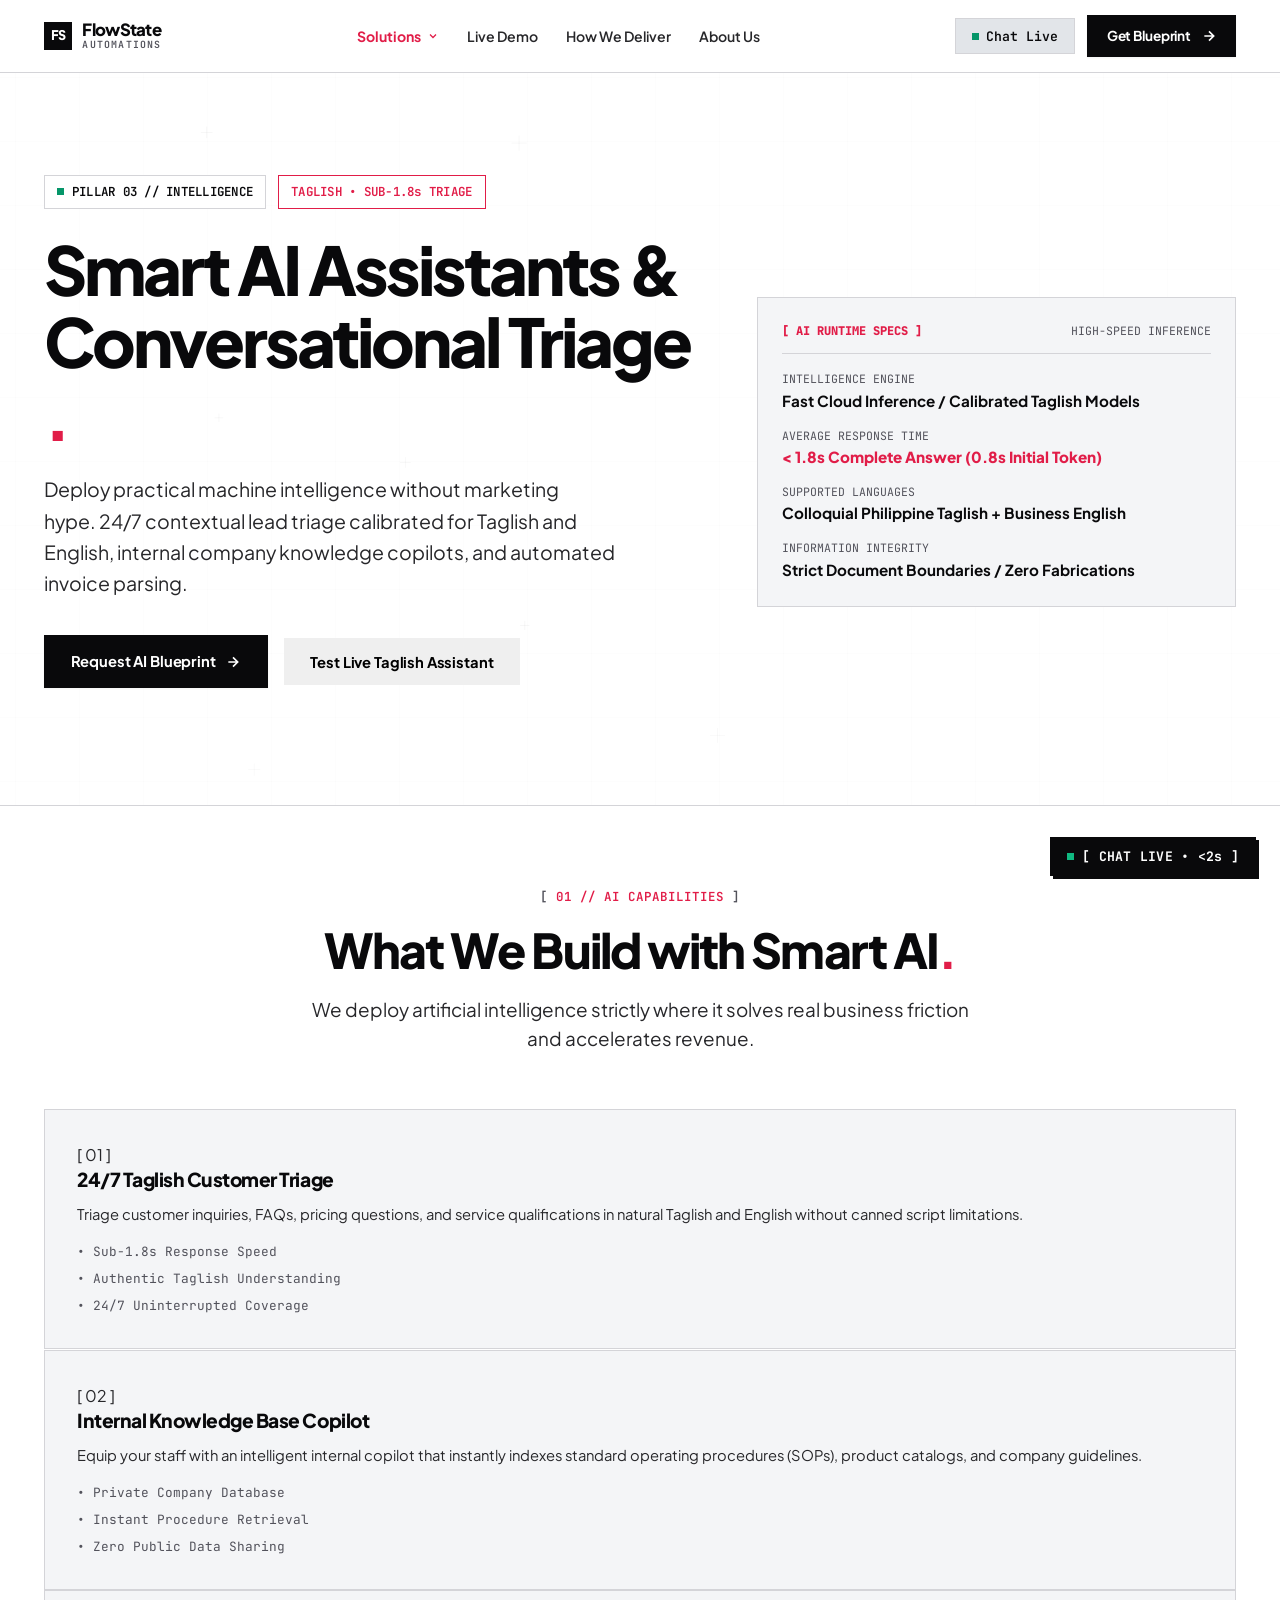
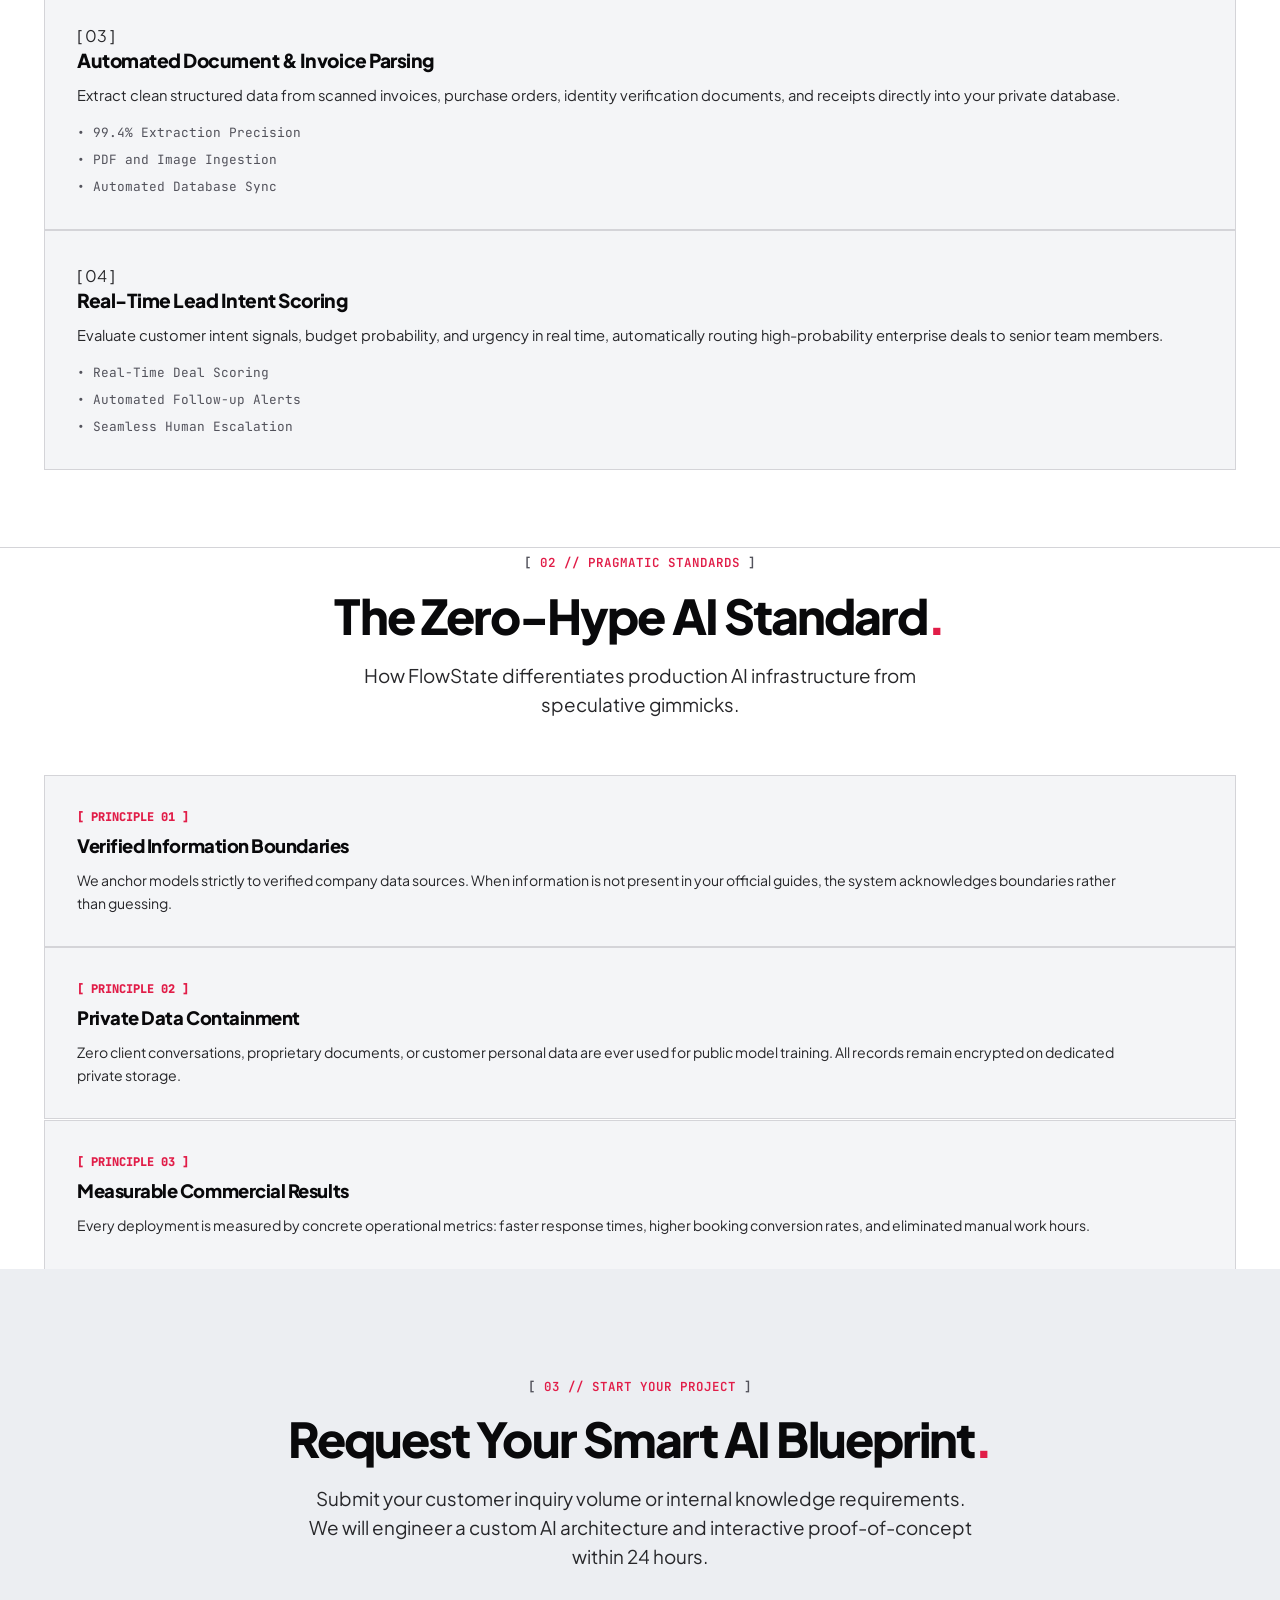
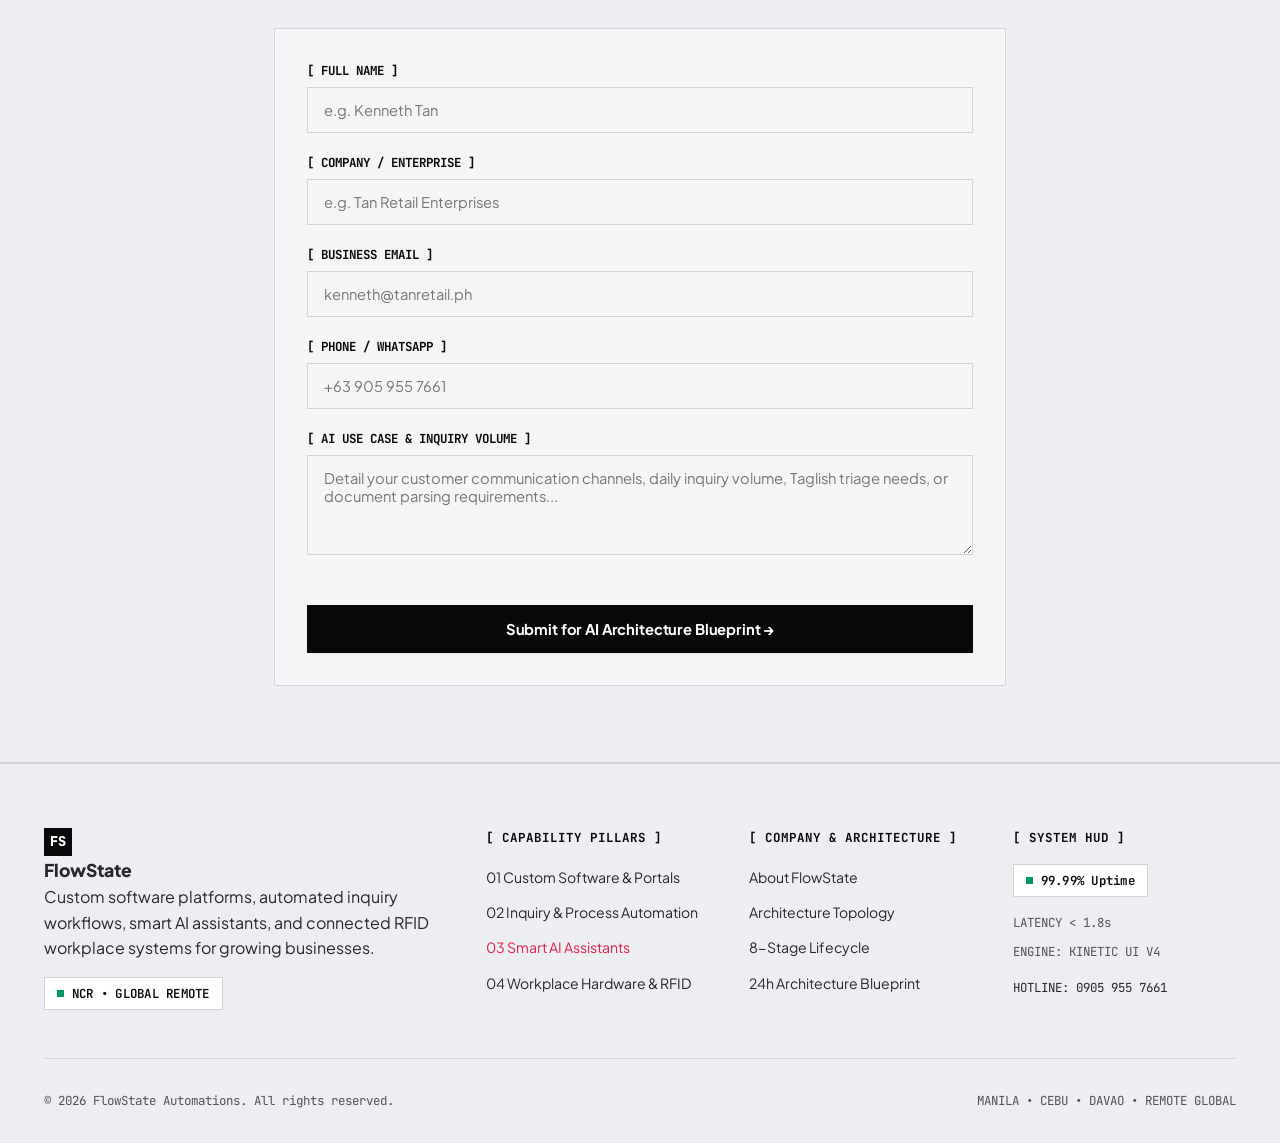
<file: applied-ai.html>
<!DOCTYPE html>
<html lang="en">
<head>
  <meta charset="UTF-8">
  <meta name="viewport" content="width=device-width, initial-scale=1.0, viewport-fit=cover, interactive-widget=resizes-content">
  <title>Smart AI Assistants & Conversational Triage Philippines | FlowState</title>
  <meta name="description" content="Pragmatic, high-utility business AI. 24/7 contextual lead triage in Taglish and English, internal company knowledge retrieval, and automated document parsing. Zero hype, measurable ROI.">
  <meta name="keywords" content="Smart AI Assistants Philippines, Taglish Customer Service AI, AI Appointment Setter Manila, Internal Knowledge Base Copilot, AI Document Extraction NCR, Fast Speed to Lead Philippines">
  <meta name="author" content="FlowState Automations">
  <meta name="robots" content="index, follow, max-snippet:-1, max-image-preview:large, max-video-preview:-1">
  <link rel="canonical" href="https://flowstate-automations.pages.dev/applied-ai.html">

  <!-- Open Graph / Facebook -->
  <meta property="og:type" content="website">
  <meta property="og:site_name" content="FlowState Automations">
  <meta property="og:url" content="https://flowstate-automations.pages.dev/applied-ai.html">
  <meta property="og:title" content="Smart AI Assistants & Conversational Triage Philippines | FlowState">
  <meta property="og:description" content="Pragmatic smart AI: 24/7 contextual customer triage in Taglish and English, under 1.8s response speed, and automated CRM qualification.">
  <meta property="og:image" content="https://flowstate-automations.pages.dev/og-image.png">
  <meta property="og:image:width" content="1200">
  <meta property="og:image:height" content="630">
  <meta property="og:image:alt" content="FlowState Automations - Smart AI Assistants Philippines">
  <meta property="og:locale" content="en_PH">

  <!-- Twitter -->
  <meta name="twitter:card" content="summary_large_image">
  <meta name="twitter:url" content="https://flowstate-automations.pages.dev/applied-ai.html">
  <meta name="twitter:title" content="Smart AI Assistants & Conversational Triage Philippines | FlowState">
  <meta name="twitter:description" content="24/7 contextual customer triage in Taglish and English, under 1.8s speed, and internal company knowledge retrieval.">
  <meta property="twitter:image" content="https://flowstate-automations.pages.dev/og-image.png">

  <!-- Local SEO & Geo Meta Tags -->
  <meta name="geo.region" content="PH-00">
  <meta name="geo.placename" content="Metro Manila, National Capital Region (NCR)">
  <meta name="geo.position" content="14.5547;121.0244">
  <meta name="ICBM" content="14.5547, 121.0244">

  <!-- Fonts -->
  <link rel="preconnect" href="https://fonts.googleapis.com">
  <link rel="preconnect" href="https://fonts.gstatic.com" crossorigin>
  <link href="https://fonts.googleapis.com/css2?family=JetBrains+Mono:wght@400;500;600;700&family=Plus+Jakarta+Sans:wght@400;500;600;700;800&display=swap" rel="stylesheet">
  
  <!-- Core Design System & Chatbot Styles -->
  <link rel="stylesheet" href="styles.css">
  <link rel="stylesheet" href="chatbot.css">

  <!-- High-Authority JSON-LD Structured Data Schema -->
  <script type="application/ld+json">
  {
    "@context": "https://schema.org",
    "@graph": [
      {
        "@type": "WebPage",
        "@id": "https://flowstate-automations.pages.dev/applied-ai.html#webpage",
        "url": "https://flowstate-automations.pages.dev/applied-ai.html",
        "name": "Smart AI Assistants & Conversational Triage Philippines | FlowState",
        "description": "Pragmatic, high-utility business AI: Fast natural language customer triage in Taglish and English, context-aware internal knowledge assistants, and automated document extraction.",
        "isPartOf": {
          "@type": "WebSite",
          "@id": "https://flowstate-automations.pages.dev/#website",
          "name": "FlowState Automations",
          "url": "https://flowstate-automations.pages.dev/"
        },
        "breadcrumb": {
          "@type": "BreadcrumbList",
          "itemListElement": [
            {
              "@type": "ListItem",
              "position": 1,
              "name": "Home",
              "item": "https://flowstate-automations.pages.dev/"
            },
            {
              "@type": "ListItem",
              "position": 2,
              "name": "Smart AI Assistants",
              "item": "https://flowstate-automations.pages.dev/applied-ai.html"
            }
          ]
        }
      },
      {
        "@type": "Service",
        "@id": "https://flowstate-automations.pages.dev/applied-ai.html#service",
        "name": "Smart AI Assistants & Conversational Triage",
        "provider": {
          "@type": "ProfessionalService",
          "@id": "https://flowstate-automations.pages.dev/#organization",
          "name": "FlowState Automations",
          "url": "https://flowstate-automations.pages.dev/",
          "logo": "https://flowstate-automations.pages.dev/logo.png",
          "image": "https://flowstate-automations.pages.dev/og-image.png",
          "telephone": "+639059557661",
          "priceRange": "₱20,000 - ₱180,000",
          "address": {
            "@type": "PostalAddress",
            "addressLocality": "Taguig",
            "addressRegion": "Metro Manila",
            "addressCountry": "PH"
          }
        },
        "serviceType": "Conversational AI, Lead Qualification & Internal Knowledge Retrieval",
        "areaServed": ["Philippines", "Global Remote"],
        "description": "Pragmatic smart AI models fine-tuned for colloquial Taglish and English with sub-1.8s response speed and strict business guidelines."
      },
      {
        "@type": "FAQPage",
        "@id": "https://flowstate-automations.pages.dev/applied-ai.html#faq",
        "mainEntity": [
          {
            "@type": "Question",
            "name": "How accurately does the AI understand colloquial Taglish and Philippine business nuance?",
            "acceptedAnswer": {
              "@type": "Answer",
              "text": "Our AI models are calibrated specifically for colloquial Philippine conversational phrasing (such as 'magkano package?', 'may open slot ba bukas ng hapon?'). It communicates with authentic professional courtesy and avoids stiff, robotic canned answers."
            }
          },
          {
            "@type": "Question",
            "name": "How fast does the assistant reply to customer messages?",
            "acceptedAnswer": {
              "@type": "Answer",
              "text": "The assistant delivers complete, contextual answers in under 1.8 seconds (typically 0.8s to 1.4s), ensuring immediate customer engagement without long waiting times."
            }
          },
          {
            "@type": "Question",
            "name": "How does the AI prevent inaccurate or fabricated statements?",
            "acceptedAnswer": {
              "@type": "Answer",
              "text": "We anchor the AI exclusively to your verified business documents and service guidelines. When a question falls outside verified facts, the system politely acknowledges the boundary or alerts your human team."
            }
          }
        ]
      }
    ]
  }
  </script>
</head>
<body>

  <!-- Kinetic Background Canvas Layer -->
  <canvas id="kineticBgCanvas"></canvas>

  <div class="page-wrapper">

    <!-- 1. STICKY SWISS NAVBAR -->
    <header class="navbar-sticky">
      <div class="nav-container">
        <a href="index.html" class="brand-logo" aria-label="FlowState Automations Home">
          <div class="brand-logo-mark">FS</div>
          <div class="brand-logo-text">
            <span class="brand-name">FlowState</span>
            <span class="brand-sub">AUTOMATIONS</span>
          </div>
        </a>

        <nav class="nav-menu" aria-label="Main Navigation">
          <div class="nav-item-dropdown">
            <button class="nav-link nav-dropdown-trigger active" aria-expanded="false" aria-haspopup="true">
              <span>Solutions</span>
              <svg class="dropdown-chevron" viewBox="0 0 24 24" width="12" height="12" fill="none" stroke="currentColor" stroke-width="2.5"><path d="M6 9l6 6 6-6"/></svg>
            </button>
            <div class="nav-dropdown-menu">
              <div class="nav-dropdown-header">[ 4 CORE CAPABILITY PILLARS ]</div>
              <div class="nav-dropdown-grid">
                <a href="custom-software.html" class="nav-dropdown-card">
                  <div class="nav-dropdown-tag">[ PILLAR 01 ]</div>
                  <div class="nav-dropdown-title">Custom Software &amp; Portals</div>
                  <div class="nav-dropdown-desc">Bespoke management systems, CRMs &amp; private databases with ₱0 per-user fees.</div>
                </a>
                <a href="process-automation.html" class="nav-dropdown-card">
                  <div class="nav-dropdown-tag">[ PILLAR 02 ]</div>
                  <div class="nav-dropdown-title">Inquiry &amp; Process Automation</div>
                  <div class="nav-dropdown-desc">Multi-channel triage (WhatsApp, Meta) with two-way calendar locking.</div>
                </a>
                <a href="applied-ai.html" class="nav-dropdown-card" style="border-color: var(--brand-accent); background: var(--canvas-card);">
                  <div class="nav-dropdown-tag">[ PILLAR 03 // ACTIVE ]</div>
                  <div class="nav-dropdown-title">Smart AI Assistants</div>
                  <div class="nav-dropdown-desc">Fast Taglish customer triage under 1.8s &amp; internal knowledge retrieval.</div>
                </a>
                <a href="workforce-systems.html" class="nav-dropdown-card">
                  <div class="nav-dropdown-tag">[ PILLAR 04 ]</div>
                  <div class="nav-dropdown-title">Workplace Hardware &amp; RFID</div>
                  <div class="nav-dropdown-desc">Physical RFID &amp; biometric hardware connected directly to cloud dashboards.</div>
                </a>
              </div>
            </div>
          </div>
          <a href="index.html#simulator" class="nav-link">Live Demo</a>
          <a href="about.html#lifecycle" class="nav-link">How We Deliver</a>
          <a href="about.html" class="nav-link">About Us</a>
        </nav>

        <div class="nav-actions">
          <button class="nav-btn-chat" onclick="window.openFlowStateChat ? window.openFlowStateChat() : null" aria-label="Open Live Chat Desk">
            <span class="status-dot"></span>
            <span>Chat Live</span>
          </button>
          <a href="#contact" class="btn btn-primary nav-cta-desktop" style="padding: 0.55rem 1.15rem; font-size: 0.85rem;">
            <span>Get Blueprint</span>
            <svg class="btn-icon" viewBox="0 0 24 24" fill="none" stroke="currentColor" stroke-width="2.5"><path d="M5 12h14M12 5l7 7-7 7"/></svg>
          </a>
          <button class="mobile-menu-btn" id="mobileMenuBtn" aria-label="Toggle Navigation">
            <svg viewBox="0 0 24 24" width="22" height="22" fill="none" stroke="currentColor" stroke-width="2"><line x1="3" y1="6" x2="21" y2="6"/><line x1="3" y1="12" x2="21" y2="12"/><line x1="3" y1="18" x2="21" y2="18"/></svg>
          </button>
        </div>
      </div>

      <!-- Mobile Navigation Drawer -->
      <div class="mobile-drawer" id="mobileDrawer">
        <nav class="mobile-nav-links">
          <div class="mobile-nav-group-title">[ SOLUTIONS ]</div>
          <a href="custom-software.html" class="mobile-nav-link" onclick="closeMobileMenu()"><span>01 // Custom Software &amp; Portals</span><span>&rarr;</span></a>
          <a href="process-automation.html" class="mobile-nav-link" onclick="closeMobileMenu()"><span>02 // Inquiry &amp; Process Automation</span><span>&rarr;</span></a>
          <a href="applied-ai.html" class="mobile-nav-link" onclick="closeMobileMenu()" style="color: var(--brand-accent); font-weight: 800;"><span>03 // Smart AI Assistants</span><span>&bull;</span></a>
          <a href="workforce-systems.html" class="mobile-nav-link" onclick="closeMobileMenu()"><span>04 // Workplace Hardware &amp; RFID</span><span>&rarr;</span></a>
          <div class="mobile-nav-group-title" style="margin-top: 0.85rem;">[ PLATFORM &amp; COMPANY ]</div>
          <a href="index.html#simulator" class="mobile-nav-link" onclick="closeMobileMenu()"><span>05 // Live Demo Sandbox</span><span>&rarr;</span></a>
          <a href="about.html#lifecycle" class="mobile-nav-link" onclick="closeMobileMenu()"><span>06 // How We Deliver (8 Stages)</span><span>&rarr;</span></a>
          <a href="about.html" class="mobile-nav-link" onclick="closeMobileMenu()"><span>07 // About FlowState</span><span>&rarr;</span></a>
          <a href="#contact" class="btn btn-primary" style="margin-top: 1.15rem; width: 100%;" onclick="closeMobileMenu()">
            <span>Request Free Blueprint &rarr;</span>
          </a>
        </nav>
      </div>
    </header>

    <!-- 2. KINETIC HERO SECTION -->
    <section class="hero-section">
      <div class="section-container">
        <div class="hero-grid">
          <div class="hero-text-col">
            <div class="hero-tag-row">
              <span class="status-pill"><span class="status-dot"></span> PILLAR 03 // INTELLIGENCE</span>
              <span class="status-pill" style="border-color: var(--brand-accent); color: var(--brand-accent);">TAGLISH &bull; SUB-1.8s TRIAGE</span>
            </div>
            <h1 class="hero-title" style="margin-top: 1rem;">
              Smart AI Assistants &amp; Conversational Triage<span class="red-dot">.</span>
            </h1>
            <p class="hero-subtitle">
              Deploy practical machine intelligence without marketing hype. 24/7 contextual lead triage calibrated for Taglish and English, internal company knowledge copilots, and automated invoice parsing.
            </p>
            <div class="hero-cta-group">
              <a href="#contact" class="btn btn-primary">
                <span>Request AI Blueprint</span>
                <svg class="btn-icon" viewBox="0 0 24 24" fill="none" stroke="currentColor" stroke-width="2.5"><path d="M5 12h14M12 5l7 7-7 7"/></svg>
              </a>
              <button class="btn btn-outline" onclick="window.openFlowStateChat ? window.openFlowStateChat() : null">
                <span>Test Live Taglish Assistant</span>
              </button>
            </div>
          </div>

          <!-- Hero Telemetry Chassis -->
          <div class="hero-telemetry-col">
            <div class="kinetic-card" style="padding: 1.5rem; background: var(--canvas-card);">
              <div style="display: flex; justify-content: space-between; align-items: center; border-bottom: 1px solid var(--border-subtle); padding-bottom: 0.75rem; margin-bottom: 1rem;">
                <span style="font-family: var(--font-mono); font-size: 0.75rem; font-weight: 800; color: var(--brand-accent);">[ AI RUNTIME SPECS ]</span>
                <span style="font-family: var(--font-mono); font-size: 0.72rem; color: var(--ink-muted);">HIGH-SPEED INFERENCE</span>
              </div>
              <div style="display: flex; flex-direction: column; gap: 0.85rem;">
                <div>
                  <div style="font-family: var(--font-mono); font-size: 0.72rem; color: var(--ink-muted);">INTELLIGENCE ENGINE</div>
                  <div style="font-size: 0.95rem; font-weight: 700; color: var(--ink-primary);">Fast Cloud Inference / Calibrated Taglish Models</div>
                </div>
                <div>
                  <div style="font-family: var(--font-mono); font-size: 0.72rem; color: var(--ink-muted);">AVERAGE RESPONSE TIME</div>
                  <div style="font-size: 0.95rem; font-weight: 800; color: var(--brand-accent);">&lt; 1.8s Complete Answer (0.8s Initial Token)</div>
                </div>
                <div>
                  <div style="font-family: var(--font-mono); font-size: 0.72rem; color: var(--ink-muted);">SUPPORTED LANGUAGES</div>
                  <div style="font-size: 0.95rem; font-weight: 700; color: var(--ink-primary);">Colloquial Philippine Taglish + Business English</div>
                </div>
                <div>
                  <div style="font-family: var(--font-mono); font-size: 0.72rem; color: var(--ink-muted);">INFORMATION INTEGRITY</div>
                  <div style="font-size: 0.95rem; font-weight: 700; color: var(--ink-primary);">Strict Document Boundaries / Zero Fabrications</div>
                </div>
              </div>
            </div>
          </div>
        </div>
      </div>
    </section>

    <!-- 3. APPLIED AI CAPABILITY PILLARS -->
    <section class="methodology-section" style="background: #FFFFFF;">
      <div class="section-container">
        <div class="section-header text-center">
          <span class="section-tag">01 // AI CAPABILITIES</span>
          <h2 class="section-title">What We Build with Smart AI<span class="red-dot">.</span></h2>
          <p class="section-subtitle">We deploy artificial intelligence strictly where it solves real business friction and accelerates revenue.</p>
        </div>

        <div class="bento-grid-4">
          <div class="kinetic-card" style="padding: 2rem;">
            <div class="methodology-num">[ 01 ]</div>
            <h3 style="font-size: 1.2rem; font-weight: 800; color: var(--ink-primary); margin-bottom: 0.75rem;">24/7 Taglish Customer Triage</h3>
            <p style="font-size: 0.92rem; color: var(--ink-secondary); line-height: 1.6;">
              Triage customer inquiries, FAQs, pricing questions, and service qualifications in natural Taglish and English without canned script limitations.
            </p>
            <ul style="margin-top: 1rem; list-style: none; padding: 0; display: flex; flex-direction: column; gap: 0.4rem; font-family: var(--font-mono); font-size: 0.8rem; color: var(--ink-muted);">
              <li>&bull; Sub-1.8s Response Speed</li>
              <li>&bull; Authentic Taglish Understanding</li>
              <li>&bull; 24/7 Uninterrupted Coverage</li>
            </ul>
          </div>

          <div class="kinetic-card" style="padding: 2rem;">
            <div class="methodology-num">[ 02 ]</div>
            <h3 style="font-size: 1.2rem; font-weight: 800; color: var(--ink-primary); margin-bottom: 0.75rem;">Internal Knowledge Base Copilot</h3>
            <p style="font-size: 0.92rem; color: var(--ink-secondary); line-height: 1.6;">
              Equip your staff with an intelligent internal copilot that instantly indexes standard operating procedures (SOPs), product catalogs, and company guidelines.
            </p>
            <ul style="margin-top: 1rem; list-style: none; padding: 0; display: flex; flex-direction: column; gap: 0.4rem; font-family: var(--font-mono); font-size: 0.8rem; color: var(--ink-muted);">
              <li>&bull; Private Company Database</li>
              <li>&bull; Instant Procedure Retrieval</li>
              <li>&bull; Zero Public Data Sharing</li>
            </ul>
          </div>

          <div class="kinetic-card" style="padding: 2rem;">
            <div class="methodology-num">[ 03 ]</div>
            <h3 style="font-size: 1.2rem; font-weight: 800; color: var(--ink-primary); margin-bottom: 0.75rem;">Automated Document &amp; Invoice Parsing</h3>
            <p style="font-size: 0.92rem; color: var(--ink-secondary); line-height: 1.6;">
              Extract clean structured data from scanned invoices, purchase orders, identity verification documents, and receipts directly into your private database.
            </p>
            <ul style="margin-top: 1rem; list-style: none; padding: 0; display: flex; flex-direction: column; gap: 0.4rem; font-family: var(--font-mono); font-size: 0.8rem; color: var(--ink-muted);">
              <li>&bull; 99.4% Extraction Precision</li>
              <li>&bull; PDF and Image Ingestion</li>
              <li>&bull; Automated Database Sync</li>
            </ul>
          </div>

          <div class="kinetic-card" style="padding: 2rem;">
            <div class="methodology-num">[ 04 ]</div>
            <h3 style="font-size: 1.2rem; font-weight: 800; color: var(--ink-primary); margin-bottom: 0.75rem;">Real-Time Lead Intent Scoring</h3>
            <p style="font-size: 0.92rem; color: var(--ink-secondary); line-height: 1.6;">
              Evaluate customer intent signals, budget probability, and urgency in real time, automatically routing high-probability enterprise deals to senior team members.
            </p>
            <ul style="margin-top: 1rem; list-style: none; padding: 0; display: flex; flex-direction: column; gap: 0.4rem; font-family: var(--font-mono); font-size: 0.8rem; color: var(--ink-muted);">
              <li>&bull; Real-Time Deal Scoring</li>
              <li>&bull; Automated Follow-up Alerts</li>
              <li>&bull; Seamless Human Escalation</li>
            </ul>
          </div>
        </div>
      </div>
    </section>

    <!-- 4. ZERO HYPE ENGINEERING PHILOSOPHY -->
    <section class="pipeline-section">
      <div class="section-container">
        <div class="section-header text-center">
          <span class="section-tag">02 // PRAGMATIC STANDARDS</span>
          <h2 class="section-title">The Zero-Hype AI Standard<span class="red-dot">.</span></h2>
          <p class="section-subtitle">How FlowState differentiates production AI infrastructure from speculative gimmicks.</p>
        </div>

        <div class="bento-grid-3">
          <div class="kinetic-card" style="padding: 2rem;">
            <div style="font-family: var(--font-mono); font-size: 0.75rem; color: var(--brand-accent); font-weight: 800; margin-bottom: 0.5rem;">[ PRINCIPLE 01 ]</div>
            <h3 style="font-size: 1.15rem; font-weight: 800; color: var(--ink-primary); margin-bottom: 0.75rem;">Verified Information Boundaries</h3>
            <p style="font-size: 0.88rem; color: var(--ink-secondary); line-height: 1.6;">
              We anchor models strictly to verified company data sources. When information is not present in your official guides, the system acknowledges boundaries rather than guessing.
            </p>
          </div>

          <div class="kinetic-card" style="padding: 2rem;">
            <div style="font-family: var(--font-mono); font-size: 0.75rem; color: var(--brand-accent); font-weight: 800; margin-bottom: 0.5rem;">[ PRINCIPLE 02 ]</div>
            <h3 style="font-size: 1.15rem; font-weight: 800; color: var(--ink-primary); margin-bottom: 0.75rem;">Private Data Containment</h3>
            <p style="font-size: 0.88rem; color: var(--ink-secondary); line-height: 1.6;">
              Zero client conversations, proprietary documents, or customer personal data are ever used for public model training. All records remain encrypted on dedicated private storage.
            </p>
          </div>

          <div class="kinetic-card" style="padding: 2rem;">
            <div style="font-family: var(--font-mono); font-size: 0.75rem; color: var(--brand-accent); font-weight: 800; margin-bottom: 0.5rem;">[ PRINCIPLE 03 ]</div>
            <h3 style="font-size: 1.15rem; font-weight: 800; color: var(--ink-primary); margin-bottom: 0.75rem;">Measurable Commercial Results</h3>
            <p style="font-size: 0.88rem; color: var(--ink-secondary); line-height: 1.6;">
              Every deployment is measured by concrete operational metrics: faster response times, higher booking conversion rates, and eliminated manual work hours.
            </p>
          </div>
        </div>
      </div>
    </section>

    <!-- 5. LEAD CAPTURE / BLUEPRINT FORM -->
    <section class="hero-section" id="contact" style="background: var(--canvas-paper);">
      <div class="section-container" style="max-width: 780px;">
        <div class="section-header text-center">
          <span class="section-tag">03 // START YOUR PROJECT</span>
          <h2 class="section-title">Request Your Smart AI Blueprint<span class="red-dot">.</span></h2>
          <p class="section-subtitle">
            Submit your customer inquiry volume or internal knowledge requirements. We will engineer a custom AI architecture and interactive proof-of-concept within 24 hours.
          </p>
        </div>

        <div class="kinetic-card" style="padding: 2rem; background: var(--canvas-card);">
          <form class="contact-form" id="leadCaptureForm" onsubmit="event.preventDefault(); window.submitLeadCapture ? window.submitLeadCapture(event) : null;">
            <input type="hidden" name="service_pillar" value="Pillar 3: Applied Artificial Intelligence">
            <div class="form-grid">
              <div class="form-group">
                <label for="contactName" class="form-label">[ FULL NAME ]</label>
                <input type="text" id="contactName" name="name" class="form-input" placeholder="e.g. Kenneth Tan" required>
              </div>
              <div class="form-group">
                <label for="contactCompany" class="form-label">[ COMPANY / ENTERPRISE ]</label>
                <input type="text" id="contactCompany" name="company" class="form-input" placeholder="e.g. Tan Retail Enterprises" required>
              </div>
            </div>
            <div class="form-grid" style="margin-top: 1rem;">
              <div class="form-group">
                <label for="contactEmail" class="form-label">[ BUSINESS EMAIL ]</label>
                <input type="email" id="contactEmail" name="email" class="form-input" placeholder="kenneth@tanretail.ph" required>
              </div>
              <div class="form-group">
                <label for="contactPhone" class="form-label">[ PHONE / WHATSAPP ]</label>
                <input type="tel" id="contactPhone" name="phone" class="form-input" placeholder="+63 905 955 7661" required>
              </div>
            </div>
            <div class="form-group" style="margin-top: 1rem;">
              <label for="contactDetails" class="form-label">[ AI USE CASE &amp; INQUIRY VOLUME ]</label>
              <textarea id="contactDetails" name="requirements" class="form-input" rows="4" placeholder="Detail your customer communication channels, daily inquiry volume, Taglish triage needs, or document parsing requirements..." required></textarea>
            </div>
            <button type="submit" class="btn btn-primary" id="leadCaptureSubmitBtn" style="width: 100%; margin-top: 1.5rem; justify-content: center;">
              <span>Submit for AI Architecture Blueprint &rarr;</span>
            </button>
            <div id="leadCaptureFeedback" class="form-feedback" style="display: none; margin-top: 1rem; font-family: var(--font-mono); font-size: 0.85rem; text-align: center;"></div>
          </form>
        </div>
      </div>
    </section>

    <!-- 6. RICH GLOBAL FOOTER -->
    <footer class="footer-section">
      <div class="section-container">
        <div class="footer-grid">
          <div class="footer-col-brand">
            <div class="footer-brand-row">
              <div class="brand-logo-mark">FS</div>
              <span class="brand-name" style="font-size: 1.1rem; font-weight: 800;">FlowState</span>
            </div>
            <p class="footer-brand-desc">
              Custom software platforms, automated inquiry workflows, smart AI assistants, and connected RFID workplace systems for growing businesses.
            </p>
            <div style="display: flex; gap: 0.5rem; align-items: center; margin-top: 1rem;">
              <span class="status-pill"><span class="status-dot"></span> NCR &bull; GLOBAL REMOTE</span>
            </div>
          </div>

          <div>
            <div class="footer-col-title">[ Capability Pillars ]</div>
            <ul class="footer-links">
              <li><a href="custom-software.html" class="footer-link">01 Custom Software &amp; Portals</a></li>
              <li><a href="process-automation.html" class="footer-link">02 Inquiry &amp; Process Automation</a></li>
              <li><a href="applied-ai.html" class="footer-link active" style="color: var(--brand-accent);">03 Smart AI Assistants</a></li>
              <li><a href="workforce-systems.html" class="footer-link">04 Workplace Hardware &amp; RFID</a></li>
            </ul>
          </div>

          <div>
            <div class="footer-col-title">[ Company &amp; Architecture ]</div>
            <ul class="footer-links">
              <li><a href="about.html" class="footer-link">About FlowState</a></li>
              <li><a href="about.html#architecture" class="footer-link">Architecture Topology</a></li>
              <li><a href="about.html#lifecycle" class="footer-link">8-Stage Lifecycle</a></li>
              <li><a href="#contact" class="footer-link">24h Architecture Blueprint</a></li>
            </ul>
          </div>

          <div>
            <div class="footer-col-title">[ System HUD ]</div>
            <ul class="footer-links">
              <li><span class="status-pill"><span class="status-dot"></span> 99.99% Uptime</span></li>
              <li style="font-family: var(--font-mono); font-size: 0.78rem; color: var(--ink-muted); margin-top: 6px;">LATENCY &lt; 1.8s</li>
              <li style="font-family: var(--font-mono); font-size: 0.78rem; color: var(--ink-muted);">ENGINE: KINETIC UI V4</li>
              <li style="font-family: var(--font-mono); font-size: 0.78rem; color: var(--ink-muted); margin-top: 6px;">
                <a href="tel:+639059557661" style="color: var(--ink-secondary);">HOTLINE: 0905 955 7661</a>
              </li>
            </ul>
          </div>
        </div>

        <div class="footer-bottom">
          <span>&copy; 2026 FlowState Automations. All rights reserved.</span>
          <span>MANILA &bull; CEBU &bull; DAVAO &bull; REMOTE GLOBAL</span>
        </div>
      </div>
    </footer>

  </div>

  <!-- Anime.js v4 Animation Engine -->
  <script src="js/anime.umd.js" defer></script>
  <!-- Application Controller -->
  <script src="app.js" defer></script>
  <!-- Mechanical Live Chatbot Controller -->
  <script src="chatbot.js" defer></script>
</body>
</html>
</file>
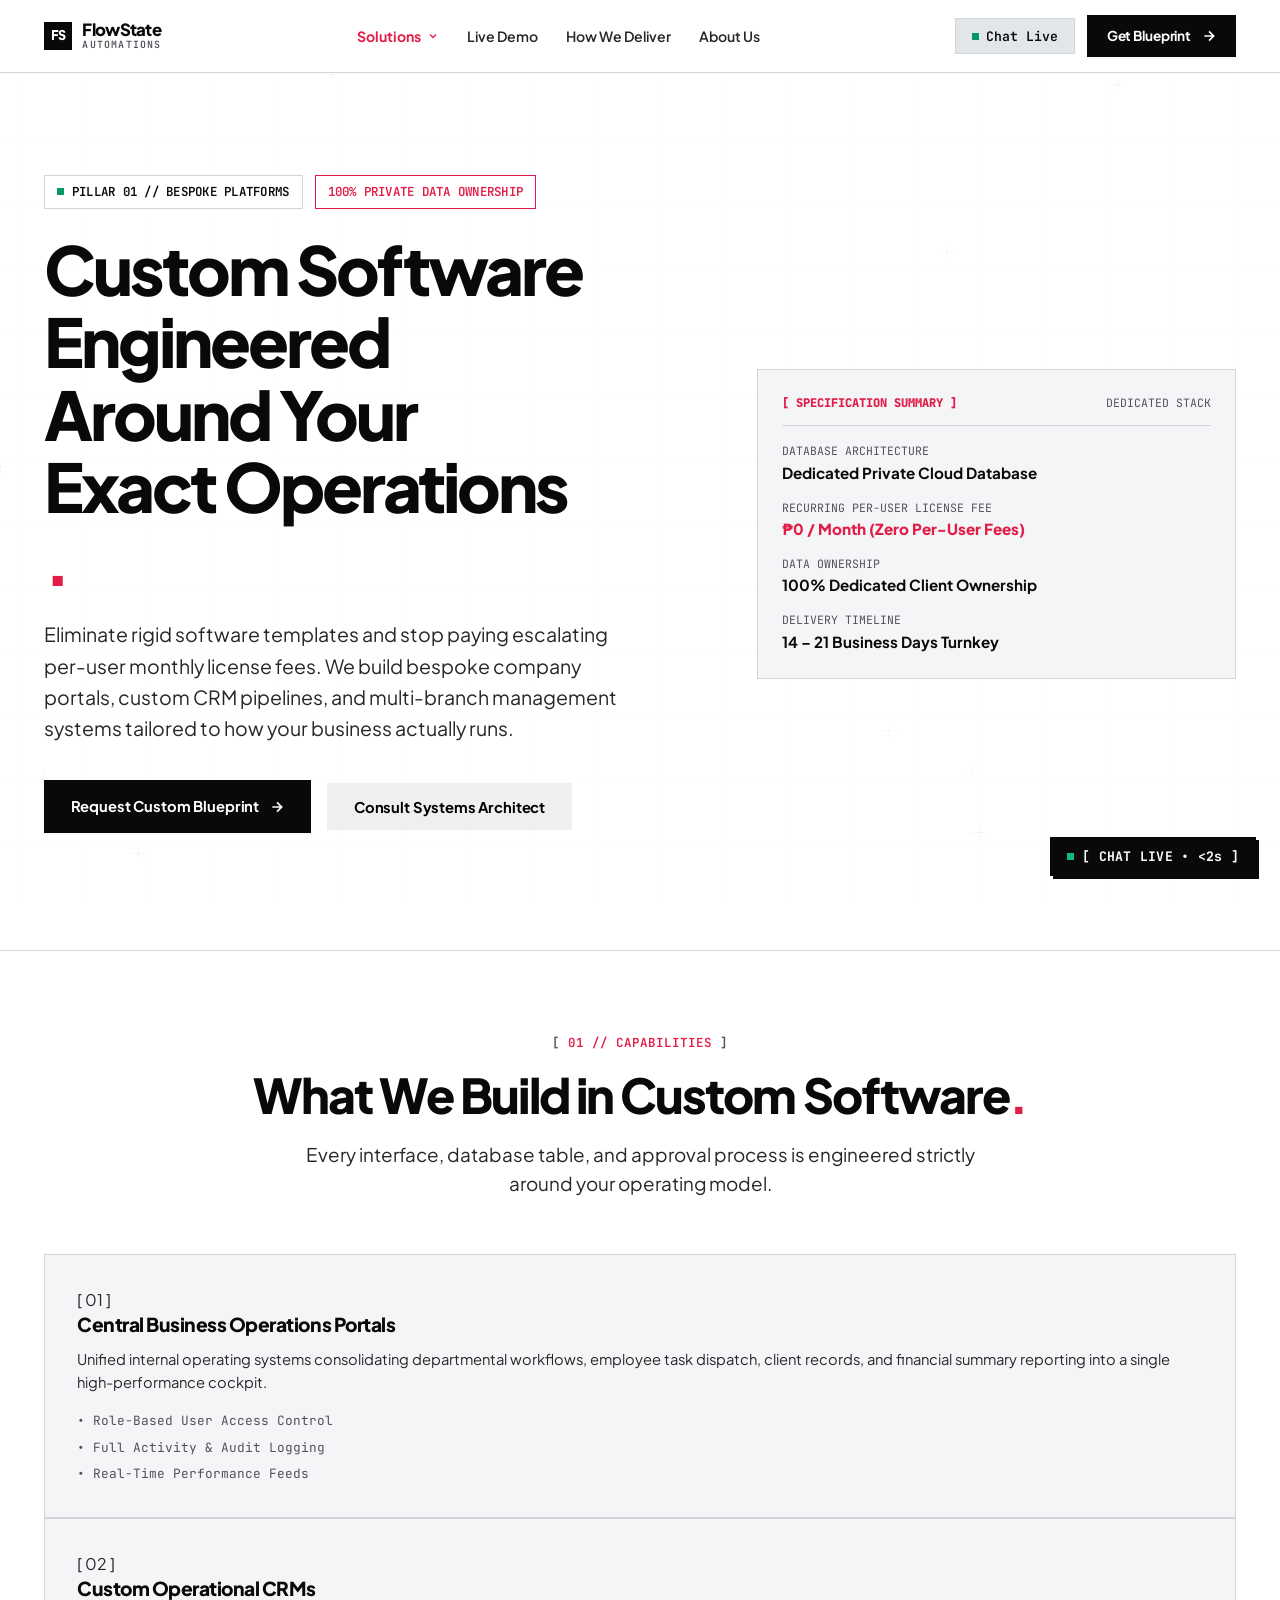
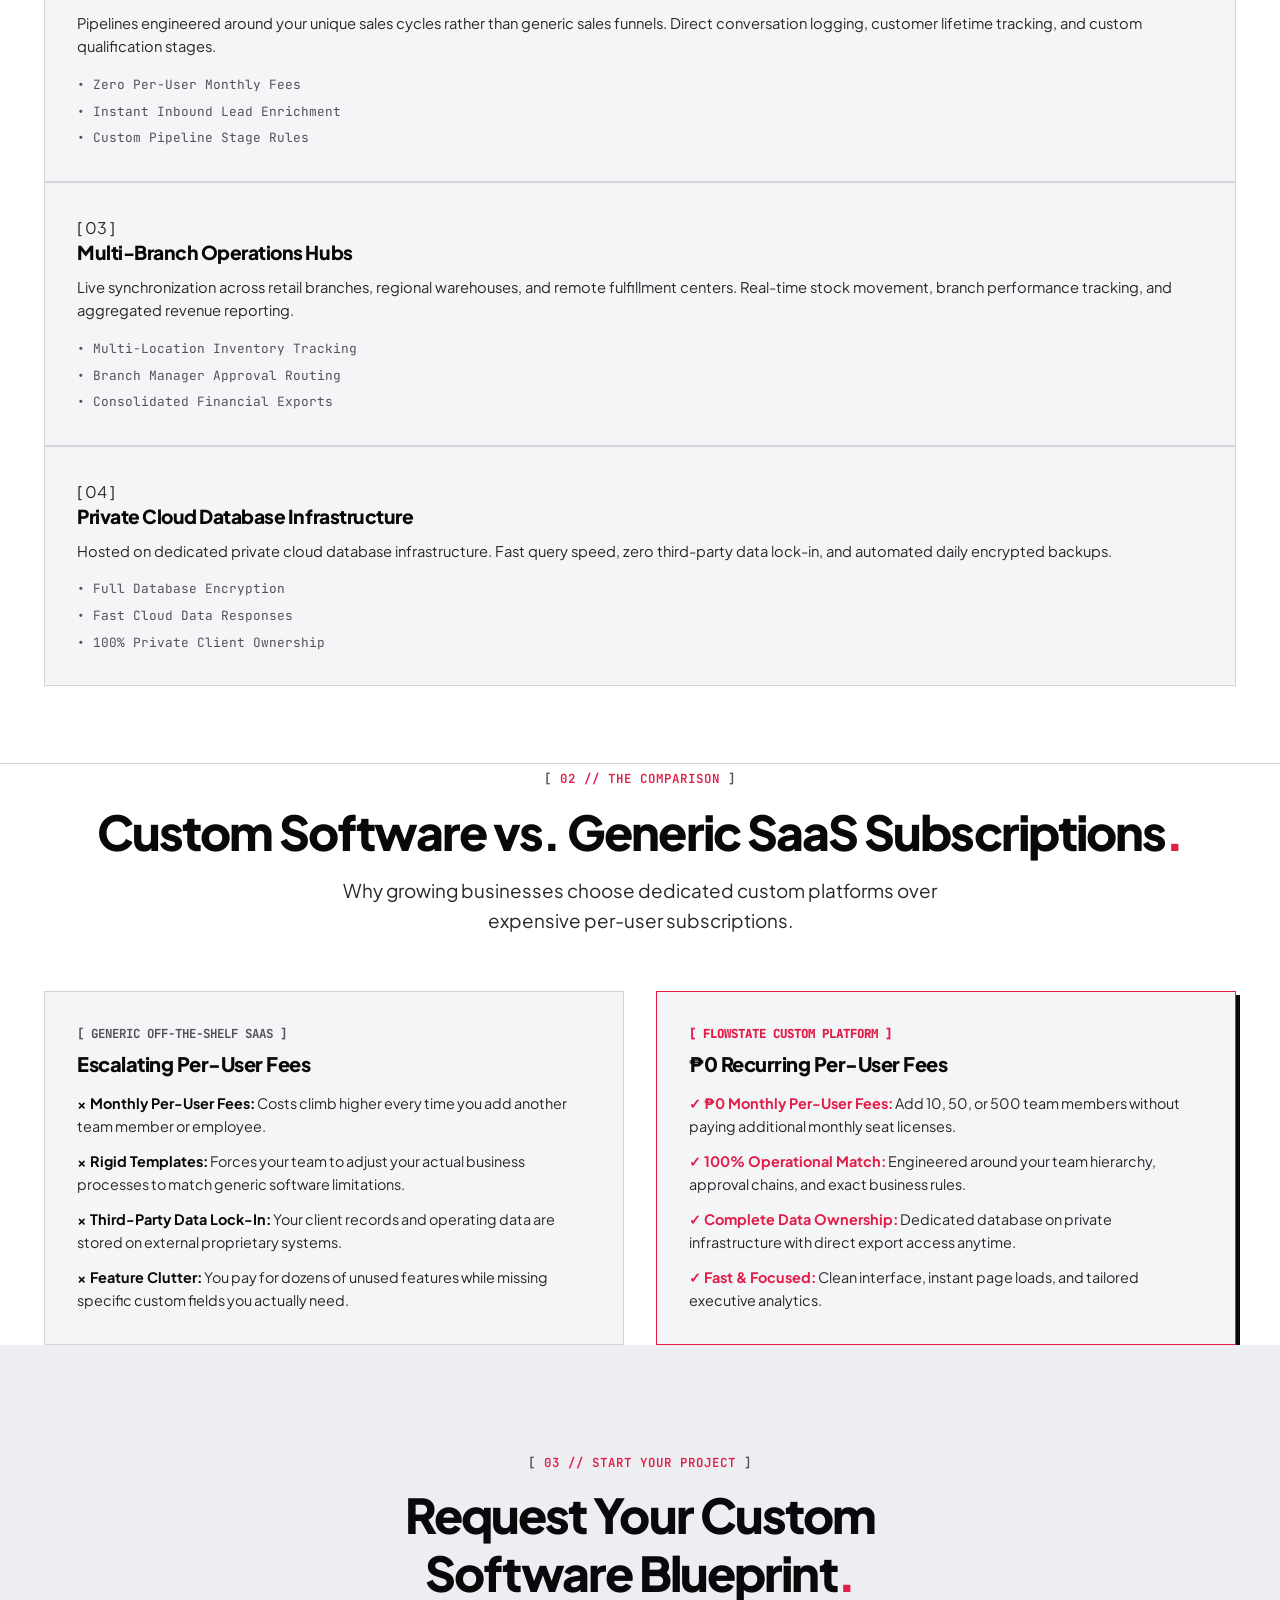
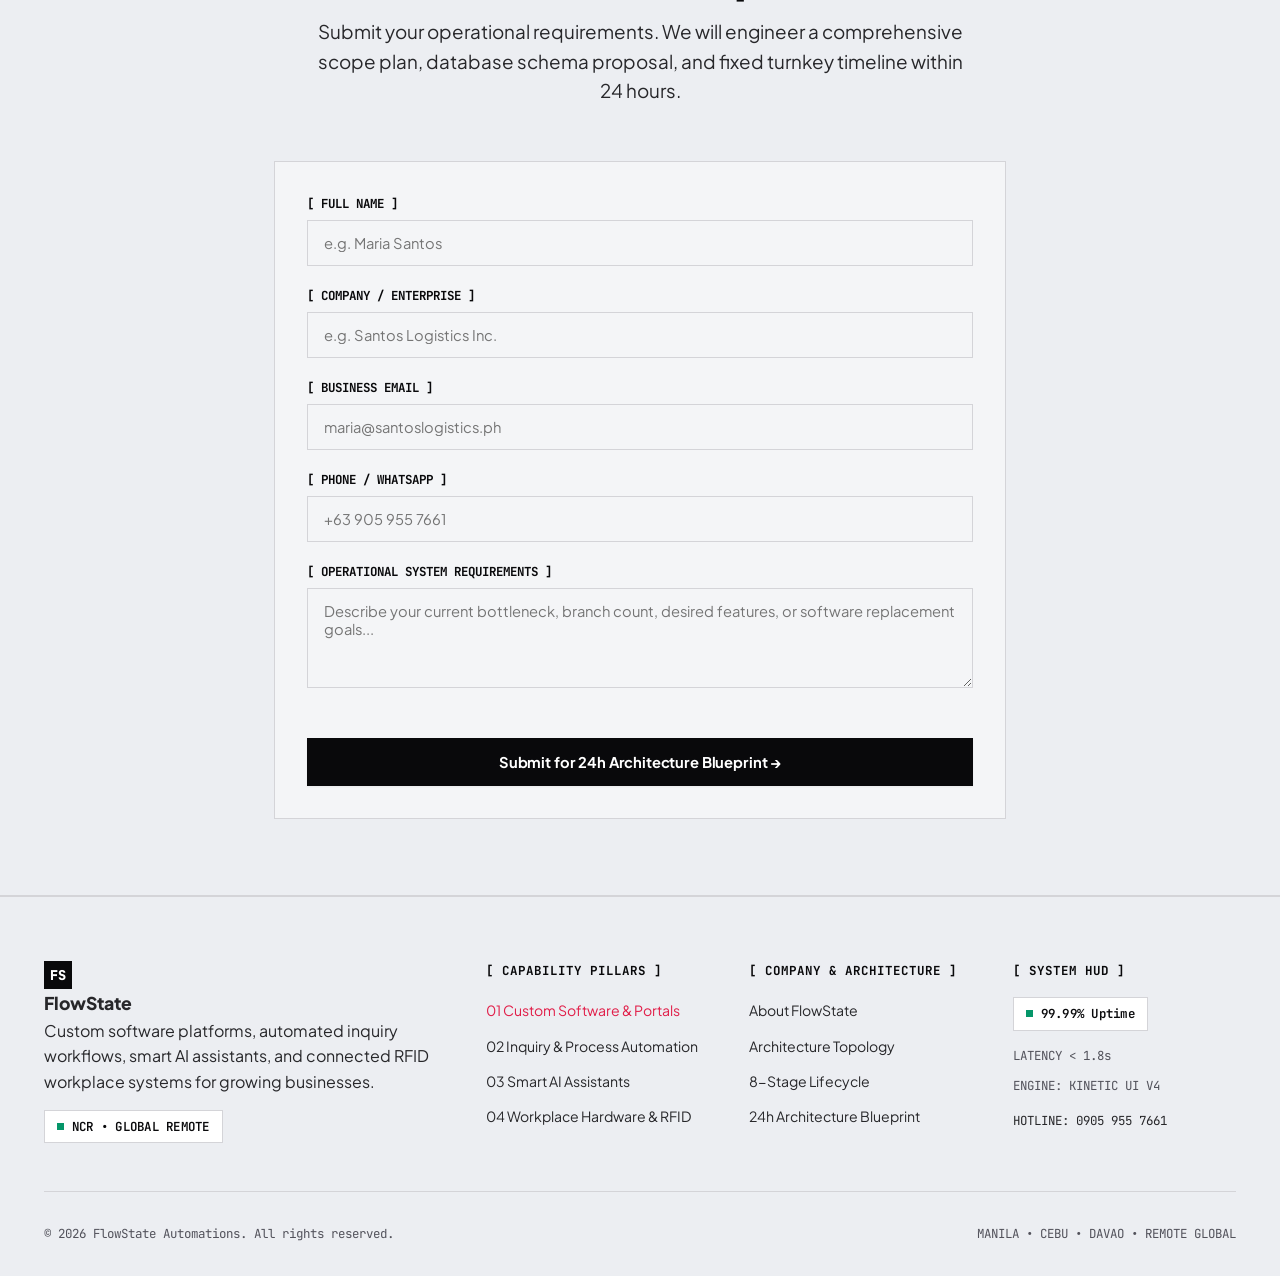
<file: custom-software.html>
<!DOCTYPE html>
<html lang="en">
<head>
  <meta charset="UTF-8">
  <meta name="viewport" content="width=device-width, initial-scale=1.0, viewport-fit=cover, interactive-widget=resizes-content">
  <title>Custom Software Development & Operations Portals Philippines | FlowState</title>
  <meta name="description" content="Custom operations hubs, company management portals, and tailored CRMs engineered for growing businesses in the Philippines. 100% private data ownership with ₱0 monthly per-user fees.">
  <meta name="keywords" content="Custom Software Development Philippines, Custom CRM Manila, Business Operations Portal NCR, Multi-Branch Management Software, Private Cloud Database Developer Philippines, ₱0 Per User License Alternative">
  <meta name="author" content="FlowState Automations">
  <meta name="robots" content="index, follow, max-snippet:-1, max-image-preview:large, max-video-preview:-1">
  <link rel="canonical" href="https://flowstate-automations.pages.dev/custom-software.html">

  <!-- Open Graph / Facebook -->
  <meta property="og:type" content="website">
  <meta property="og:site_name" content="FlowState Automations">
  <meta property="og:url" content="https://flowstate-automations.pages.dev/custom-software.html">
  <meta property="og:title" content="Custom Software Development & Operations Portals Philippines | FlowState">
  <meta property="og:description" content="Custom operations hubs, company management portals, and tailored CRMs with 100% private data ownership and ₱0 monthly per-user fees.">
  <meta property="og:image" content="https://flowstate-automations.pages.dev/og-image.png">
  <meta property="og:image:width" content="1200">
  <meta property="og:image:height" content="630">
  <meta property="og:image:alt" content="FlowState Automations - Custom Software Development Philippines">
  <meta property="og:locale" content="en_PH">

  <!-- Twitter -->
  <meta name="twitter:card" content="summary_large_image">
  <meta name="twitter:url" content="https://flowstate-automations.pages.dev/custom-software.html">
  <meta name="twitter:title" content="Custom Software Development & Operations Portals Philippines | FlowState">
  <meta name="twitter:description" content="Custom software platforms, multi-branch operations hubs, and private CRMs with zero per-user subscription fees.">
  <meta name="twitter:image" content="https://flowstate-automations.pages.dev/og-image.png">

  <!-- Local SEO & Geo Meta Tags -->
  <meta name="geo.region" content="PH-00">
  <meta name="geo.placename" content="Metro Manila, National Capital Region (NCR)">
  <meta name="geo.position" content="14.5547;121.0244">
  <meta name="ICBM" content="14.5547, 121.0244">

  <!-- Fonts -->
  <link rel="preconnect" href="https://fonts.googleapis.com">
  <link rel="preconnect" href="https://fonts.gstatic.com" crossorigin>
  <link href="https://fonts.googleapis.com/css2?family=JetBrains+Mono:wght@400;500;600;700&family=Plus+Jakarta+Sans:wght@400;500;600;700;800&display=swap" rel="stylesheet">
  
  <!-- Core Design System & Chatbot Styles -->
  <link rel="stylesheet" href="styles.css">
  <link rel="stylesheet" href="chatbot.css">

  <!-- High-Authority JSON-LD Structured Data Schema -->
  <script type="application/ld+json">
  {
    "@context": "https://schema.org",
    "@graph": [
      {
        "@type": "WebPage",
        "@id": "https://flowstate-automations.pages.dev/custom-software.html#webpage",
        "url": "https://flowstate-automations.pages.dev/custom-software.html",
        "name": "Custom Software Development & Operations Portals Philippines | FlowState",
        "description": "Custom business management platforms, enterprise operations portals, and bespoke CRMs engineered for Philippine businesses with 100% data ownership and ₱0 per-user monthly fees.",
        "isPartOf": {
          "@type": "WebSite",
          "@id": "https://flowstate-automations.pages.dev/#website",
          "name": "FlowState Automations",
          "url": "https://flowstate-automations.pages.dev/"
        },
        "breadcrumb": {
          "@type": "BreadcrumbList",
          "itemListElement": [
            {
              "@type": "ListItem",
              "position": 1,
              "name": "Home",
              "item": "https://flowstate-automations.pages.dev/"
            },
            {
              "@type": "ListItem",
              "position": 2,
              "name": "Custom Software & Portals",
              "item": "https://flowstate-automations.pages.dev/custom-software.html"
            }
          ]
        }
      },
      {
        "@type": "Service",
        "@id": "https://flowstate-automations.pages.dev/custom-software.html#service",
        "name": "Custom Software & Enterprise Portals",
        "provider": {
          "@type": "ProfessionalService",
          "@id": "https://flowstate-automations.pages.dev/#organization",
          "name": "FlowState Automations",
          "url": "https://flowstate-automations.pages.dev/",
          "logo": "https://flowstate-automations.pages.dev/logo.png",
          "image": "https://flowstate-automations.pages.dev/og-image.png",
          "telephone": "+639059557661",
          "priceRange": "₱25,000 - ₱250,000",
          "address": {
            "@type": "PostalAddress",
            "addressLocality": "Taguig",
            "addressRegion": "Metro Manila",
            "addressCountry": "PH"
          }
        },
        "serviceType": "Custom Enterprise Software & Operations Database Development",
        "areaServed": ["Philippines", "Global Remote"],
        "description": "Custom business management platforms, multi-branch portals, operations dashboards, and private CRM systems with 100% data ownership and ₱0 per-user fees."
      },
      {
        "@type": "FAQPage",
        "@id": "https://flowstate-automations.pages.dev/custom-software.html#faq",
        "mainEntity": [
          {
            "@type": "Question",
            "name": "Why build custom software instead of paying for off-the-shelf SaaS?",
            "acceptedAnswer": {
              "@type": "Answer",
              "text": "Off-the-shelf SaaS forces your business into rigid generic templates and charges escalating monthly per-user license fees. FlowState builds software mapped directly to your actual operational workflows on private infrastructure with zero recurring per-user fees."
            }
          },
          {
            "@type": "Question",
            "name": "Who owns the code and data in a custom FlowState system?",
            "acceptedAnswer": {
              "@type": "Answer",
              "text": "You retain 100% data ownership and full platform control. Your database runs on dedicated private cloud infrastructure with full administrative access and zero vendor lock-in."
            }
          },
          {
            "@type": "Question",
            "name": "How long does a turnkey custom software platform take to build and deploy?",
            "acceptedAnswer": {
              "@type": "Answer",
              "text": "Production deployments typically take 14 to 21 business days. We provide a functional interactive prototype during discovery before full production delivery."
            }
          }
        ]
      }
    ]
  }
  </script>
</head>
<body>

  <!-- Kinetic Background Canvas Layer -->
  <canvas id="kineticBgCanvas"></canvas>

  <div class="page-wrapper">

    <!-- 1. STICKY SWISS NAVBAR -->
    <header class="navbar-sticky">
      <div class="nav-container">
        <a href="index.html" class="brand-logo" aria-label="FlowState Automations Home">
          <div class="brand-logo-mark">FS</div>
          <div class="brand-logo-text">
            <span class="brand-name">FlowState</span>
            <span class="brand-sub">AUTOMATIONS</span>
          </div>
        </a>

        <nav class="nav-menu" aria-label="Main Navigation">
          <div class="nav-item-dropdown">
            <button class="nav-link nav-dropdown-trigger active" aria-expanded="false" aria-haspopup="true">
              <span>Solutions</span>
              <svg class="dropdown-chevron" viewBox="0 0 24 24" width="12" height="12" fill="none" stroke="currentColor" stroke-width="2.5"><path d="M6 9l6 6 6-6"/></svg>
            </button>
            <div class="nav-dropdown-menu">
              <div class="nav-dropdown-header">[ 4 CORE CAPABILITY PILLARS ]</div>
              <div class="nav-dropdown-grid">
                <a href="custom-software.html" class="nav-dropdown-card" style="border-color: var(--brand-accent); background: var(--canvas-card);">
                  <div class="nav-dropdown-tag">[ PILLAR 01 // ACTIVE ]</div>
                  <div class="nav-dropdown-title">Custom Software &amp; Portals</div>
                  <div class="nav-dropdown-desc">Bespoke management systems, CRMs &amp; private databases with ₱0 per-user fees.</div>
                </a>
                <a href="process-automation.html" class="nav-dropdown-card">
                  <div class="nav-dropdown-tag">[ PILLAR 02 ]</div>
                  <div class="nav-dropdown-title">Inquiry &amp; Process Automation</div>
                  <div class="nav-dropdown-desc">Multi-channel triage (WhatsApp, Meta) with two-way calendar locking.</div>
                </a>
                <a href="applied-ai.html" class="nav-dropdown-card">
                  <div class="nav-dropdown-tag">[ PILLAR 03 ]</div>
                  <div class="nav-dropdown-title">Smart AI Assistants</div>
                  <div class="nav-dropdown-desc">Fast Taglish customer triage under 1.8s &amp; internal knowledge retrieval.</div>
                </a>
                <a href="workforce-systems.html" class="nav-dropdown-card">
                  <div class="nav-dropdown-tag">[ PILLAR 04 ]</div>
                  <div class="nav-dropdown-title">Workplace Hardware &amp; RFID</div>
                  <div class="nav-dropdown-desc">Physical RFID &amp; biometric hardware connected directly to cloud dashboards.</div>
                </a>
              </div>
            </div>
          </div>
          <a href="index.html#simulator" class="nav-link">Live Demo</a>
          <a href="about.html#lifecycle" class="nav-link">How We Deliver</a>
          <a href="about.html" class="nav-link">About Us</a>
        </nav>

        <div class="nav-actions">
          <button class="nav-btn-chat" onclick="window.openFlowStateChat ? window.openFlowStateChat() : null" aria-label="Open Live Chat Desk">
            <span class="status-dot"></span>
            <span>Chat Live</span>
          </button>
          <a href="#contact" class="btn btn-primary nav-cta-desktop" style="padding: 0.55rem 1.15rem; font-size: 0.85rem;">
            <span>Get Blueprint</span>
            <svg class="btn-icon" viewBox="0 0 24 24" fill="none" stroke="currentColor" stroke-width="2.5"><path d="M5 12h14M12 5l7 7-7 7"/></svg>
          </a>
          <button class="mobile-menu-btn" id="mobileMenuBtn" aria-label="Toggle Navigation">
            <svg viewBox="0 0 24 24" width="22" height="22" fill="none" stroke="currentColor" stroke-width="2"><line x1="3" y1="6" x2="21" y2="6"/><line x1="3" y1="12" x2="21" y2="12"/><line x1="3" y1="18" x2="21" y2="18"/></svg>
          </button>
        </div>
      </div>

      <!-- Mobile Navigation Drawer -->
      <div class="mobile-drawer" id="mobileDrawer">
        <nav class="mobile-nav-links">
          <div class="mobile-nav-group-title">[ SOLUTIONS ]</div>
          <a href="custom-software.html" class="mobile-nav-link" onclick="closeMobileMenu()" style="color: var(--brand-accent); font-weight: 800;"><span>01 // Custom Software &amp; Portals</span><span>&bull;</span></a>
          <a href="process-automation.html" class="mobile-nav-link" onclick="closeMobileMenu()"><span>02 // Inquiry &amp; Process Automation</span><span>&rarr;</span></a>
          <a href="applied-ai.html" class="mobile-nav-link" onclick="closeMobileMenu()"><span>03 // Smart AI Assistants</span><span>&rarr;</span></a>
          <a href="workforce-systems.html" class="mobile-nav-link" onclick="closeMobileMenu()"><span>04 // Workplace Hardware &amp; RFID</span><span>&rarr;</span></a>
          <div class="mobile-nav-group-title" style="margin-top: 0.85rem;">[ PLATFORM &amp; COMPANY ]</div>
          <a href="index.html#simulator" class="mobile-nav-link" onclick="closeMobileMenu()"><span>05 // Live Demo Sandbox</span><span>&rarr;</span></a>
          <a href="about.html#lifecycle" class="mobile-nav-link" onclick="closeMobileMenu()"><span>06 // How We Deliver (8 Stages)</span><span>&rarr;</span></a>
          <a href="about.html" class="mobile-nav-link" onclick="closeMobileMenu()"><span>07 // About FlowState</span><span>&rarr;</span></a>
          <a href="#contact" class="btn btn-primary" style="margin-top: 1.15rem; width: 100%;" onclick="closeMobileMenu()">
            <span>Request Free Blueprint &rarr;</span>
          </a>
        </nav>
      </div>
    </header>

    <!-- 2. KINETIC HERO SECTION -->
    <section class="hero-section">
      <div class="section-container">
        <div class="hero-grid">
          <div class="hero-text-col">
            <div class="hero-tag-row">
              <span class="status-pill"><span class="status-dot"></span> PILLAR 01 // BESPOKE PLATFORMS</span>
              <span class="status-pill" style="border-color: var(--brand-accent); color: var(--brand-accent);">100% PRIVATE DATA OWNERSHIP</span>
            </div>
            <h1 class="hero-title" style="margin-top: 1rem;">
              Custom Software Engineered Around Your Exact Operations<span class="red-dot">.</span>
            </h1>
            <p class="hero-subtitle">
              Eliminate rigid software templates and stop paying escalating per-user monthly license fees. We build bespoke company portals, custom CRM pipelines, and multi-branch management systems tailored to how your business actually runs.
            </p>
            <div class="hero-cta-group">
              <a href="#contact" class="btn btn-primary">
                <span>Request Custom Blueprint</span>
                <svg class="btn-icon" viewBox="0 0 24 24" fill="none" stroke="currentColor" stroke-width="2.5"><path d="M5 12h14M12 5l7 7-7 7"/></svg>
              </a>
              <button class="btn btn-outline" onclick="window.openFlowStateChat ? window.openFlowStateChat() : null">
                <span>Consult Systems Architect</span>
              </button>
            </div>
          </div>

          <!-- Hero Telemetry Chassis -->
          <div class="hero-telemetry-col">
            <div class="kinetic-card" style="padding: 1.5rem; background: var(--canvas-card);">
              <div style="display: flex; justify-content: space-between; align-items: center; border-bottom: 1px solid var(--border-subtle); padding-bottom: 0.75rem; margin-bottom: 1rem;">
                <span style="font-family: var(--font-mono); font-size: 0.75rem; font-weight: 800; color: var(--brand-accent);">[ SPECIFICATION SUMMARY ]</span>
                <span style="font-family: var(--font-mono); font-size: 0.72rem; color: var(--ink-muted);">DEDICATED STACK</span>
              </div>
              <div style="display: flex; flex-direction: column; gap: 0.85rem;">
                <div>
                  <div style="font-family: var(--font-mono); font-size: 0.72rem; color: var(--ink-muted);">DATABASE ARCHITECTURE</div>
                  <div style="font-size: 0.95rem; font-weight: 700; color: var(--ink-primary);">Dedicated Private Cloud Database</div>
                </div>
                <div>
                  <div style="font-family: var(--font-mono); font-size: 0.72rem; color: var(--ink-muted);">RECURRING PER-USER LICENSE FEE</div>
                  <div style="font-size: 0.95rem; font-weight: 800; color: var(--brand-accent);">₱0 / Month (Zero Per-User Fees)</div>
                </div>
                <div>
                  <div style="font-family: var(--font-mono); font-size: 0.72rem; color: var(--ink-muted);">DATA OWNERSHIP</div>
                  <div style="font-size: 0.95rem; font-weight: 700; color: var(--ink-primary);">100% Dedicated Client Ownership</div>
                </div>
                <div>
                  <div style="font-family: var(--font-mono); font-size: 0.72rem; color: var(--ink-muted);">DELIVERY TIMELINE</div>
                  <div style="font-size: 0.95rem; font-weight: 700; color: var(--ink-primary);">14 &ndash; 21 Business Days Turnkey</div>
                </div>
              </div>
            </div>
          </div>
        </div>
      </div>
    </section>

    <!-- 3. CORE CAPABILITY MATRIX -->
    <section class="methodology-section" style="background: #FFFFFF;">
      <div class="section-container">
        <div class="section-header text-center">
          <span class="section-tag">01 // CAPABILITIES</span>
          <h2 class="section-title">What We Build in Custom Software<span class="red-dot">.</span></h2>
          <p class="section-subtitle">Every interface, database table, and approval process is engineered strictly around your operating model.</p>
        </div>

        <div class="bento-grid-4">
          <div class="kinetic-card" style="padding: 2rem;">
            <div class="methodology-num">[ 01 ]</div>
            <h3 style="font-size: 1.2rem; font-weight: 800; color: var(--ink-primary); margin-bottom: 0.75rem;">Central Business Operations Portals</h3>
            <p style="font-size: 0.92rem; color: var(--ink-secondary); line-height: 1.6;">
              Unified internal operating systems consolidating departmental workflows, employee task dispatch, client records, and financial summary reporting into a single high-performance cockpit.
            </p>
            <ul style="margin-top: 1rem; list-style: none; padding: 0; display: flex; flex-direction: column; gap: 0.4rem; font-family: var(--font-mono); font-size: 0.8rem; color: var(--ink-muted);">
              <li>&bull; Role-Based User Access Control</li>
              <li>&bull; Full Activity &amp; Audit Logging</li>
              <li>&bull; Real-Time Performance Feeds</li>
            </ul>
          </div>

          <div class="kinetic-card" style="padding: 2rem;">
            <div class="methodology-num">[ 02 ]</div>
            <h3 style="font-size: 1.2rem; font-weight: 800; color: var(--ink-primary); margin-bottom: 0.75rem;">Custom Operational CRMs</h3>
            <p style="font-size: 0.92rem; color: var(--ink-secondary); line-height: 1.6;">
              Pipelines engineered around your unique sales cycles rather than generic sales funnels. Direct conversation logging, customer lifetime tracking, and custom qualification stages.
            </p>
            <ul style="margin-top: 1rem; list-style: none; padding: 0; display: flex; flex-direction: column; gap: 0.4rem; font-family: var(--font-mono); font-size: 0.8rem; color: var(--ink-muted);">
              <li>&bull; Zero Per-User Monthly Fees</li>
              <li>&bull; Instant Inbound Lead Enrichment</li>
              <li>&bull; Custom Pipeline Stage Rules</li>
            </ul>
          </div>

          <div class="kinetic-card" style="padding: 2rem;">
            <div class="methodology-num">[ 03 ]</div>
            <h3 style="font-size: 1.2rem; font-weight: 800; color: var(--ink-primary); margin-bottom: 0.75rem;">Multi-Branch Operations Hubs</h3>
            <p style="font-size: 0.92rem; color: var(--ink-secondary); line-height: 1.6;">
              Live synchronization across retail branches, regional warehouses, and remote fulfillment centers. Real-time stock movement, branch performance tracking, and aggregated revenue reporting.
            </p>
            <ul style="margin-top: 1rem; list-style: none; padding: 0; display: flex; flex-direction: column; gap: 0.4rem; font-family: var(--font-mono); font-size: 0.8rem; color: var(--ink-muted);">
              <li>&bull; Multi-Location Inventory Tracking</li>
              <li>&bull; Branch Manager Approval Routing</li>
              <li>&bull; Consolidated Financial Exports</li>
            </ul>
          </div>

          <div class="kinetic-card" style="padding: 2rem;">
            <div class="methodology-num">[ 04 ]</div>
            <h3 style="font-size: 1.2rem; font-weight: 800; color: var(--ink-primary); margin-bottom: 0.75rem;">Private Cloud Database Infrastructure</h3>
            <p style="font-size: 0.92rem; color: var(--ink-secondary); line-height: 1.6;">
              Hosted on dedicated private cloud database infrastructure. Fast query speed, zero third-party data lock-in, and automated daily encrypted backups.
            </p>
            <ul style="margin-top: 1rem; list-style: none; padding: 0; display: flex; flex-direction: column; gap: 0.4rem; font-family: var(--font-mono); font-size: 0.8rem; color: var(--ink-muted);">
              <li>&bull; Full Database Encryption</li>
              <li>&bull; Fast Cloud Data Responses</li>
              <li>&bull; 100% Private Client Ownership</li>
            </ul>
          </div>
        </div>
      </div>
    </section>

    <!-- 4. COMPARISON: BESPOKE VS. PER-SEAT SAAS TAX -->
    <section class="pipeline-section">
      <div class="section-container">
        <div class="section-header text-center">
          <span class="section-tag">02 // THE COMPARISON</span>
          <h2 class="section-title">Custom Software vs. Generic SaaS Subscriptions<span class="red-dot">.</span></h2>
          <p class="section-subtitle">Why growing businesses choose dedicated custom platforms over expensive per-user subscriptions.</p>
        </div>

        <div class="diff-grid" style="grid-template-columns: 1fr 1fr; gap: 2rem;">
          <!-- Off-The-Shelf SaaS Box -->
          <div class="kinetic-card" style="padding: 2rem; border-color: var(--border-card); background: var(--canvas-card);">
            <div style="font-family: var(--font-mono); font-size: 0.78rem; font-weight: 700; color: var(--ink-muted); margin-bottom: 0.5rem;">[ GENERIC OFF-THE-SHELF SAAS ]</div>
            <h3 style="font-size: 1.25rem; font-weight: 800; color: var(--ink-primary); margin-bottom: 1rem;">Escalating Per-User Fees</h3>
            <div style="display: flex; flex-direction: column; gap: 0.75rem; font-size: 0.9rem; color: var(--ink-secondary);">
              <div><strong style="color: var(--ink-primary);">&times; Monthly Per-User Fees:</strong> Costs climb higher every time you add another team member or employee.</div>
              <div><strong style="color: var(--ink-primary);">&times; Rigid Templates:</strong> Forces your team to adjust your actual business processes to match generic software limitations.</div>
              <div><strong style="color: var(--ink-primary);">&times; Third-Party Data Lock-In:</strong> Your client records and operating data are stored on external proprietary systems.</div>
              <div><strong style="color: var(--ink-primary);">&times; Feature Clutter:</strong> You pay for dozens of unused features while missing specific custom fields you actually need.</div>
            </div>
          </div>

          <!-- FlowState Custom Box -->
          <div class="kinetic-card" style="padding: 2rem; border-color: var(--brand-accent); background: var(--canvas-card); box-shadow: 4px 4px 0px #09090B;">
            <div style="font-family: var(--font-mono); font-size: 0.78rem; font-weight: 800; color: var(--brand-accent); margin-bottom: 0.5rem;">[ FLOWSTATE CUSTOM PLATFORM ]</div>
            <h3 style="font-size: 1.25rem; font-weight: 800; color: var(--ink-primary); margin-bottom: 1rem;">₱0 Recurring Per-User Fees</h3>
            <div style="display: flex; flex-direction: column; gap: 0.75rem; font-size: 0.9rem; color: var(--ink-secondary);">
              <div><strong style="color: var(--brand-accent);">&check; ₱0 Monthly Per-User Fees:</strong> Add 10, 50, or 500 team members without paying additional monthly seat licenses.</div>
              <div><strong style="color: var(--brand-accent);">&check; 100% Operational Match:</strong> Engineered around your team hierarchy, approval chains, and exact business rules.</div>
              <div><strong style="color: var(--brand-accent);">&check; Complete Data Ownership:</strong> Dedicated database on private infrastructure with direct export access anytime.</div>
              <div><strong style="color: var(--brand-accent);">&check; Fast &amp; Focused:</strong> Clean interface, instant page loads, and tailored executive analytics.</div>
            </div>
          </div>
        </div>
      </div>
    </section>

    <!-- 5. LEAD CAPTURE / BLUEPRINT FORM -->
    <section class="hero-section" id="contact" style="background: var(--canvas-paper);">
      <div class="section-container" style="max-width: 780px;">
        <div class="section-header text-center">
          <span class="section-tag">03 // START YOUR PROJECT</span>
          <h2 class="section-title">Request Your Custom Software Blueprint<span class="red-dot">.</span></h2>
          <p class="section-subtitle">
            Submit your operational requirements. We will engineer a comprehensive scope plan, database schema proposal, and fixed turnkey timeline within 24 hours.
          </p>
        </div>

        <div class="kinetic-card" style="padding: 2rem; background: var(--canvas-card);">
          <form class="contact-form" id="leadCaptureForm" onsubmit="event.preventDefault(); window.submitLeadCapture ? window.submitLeadCapture(event) : null;">
            <input type="hidden" name="service_pillar" value="Pillar 1: Custom Software Solutions">
            <div class="form-grid">
              <div class="form-group">
                <label for="contactName" class="form-label">[ FULL NAME ]</label>
                <input type="text" id="contactName" name="name" class="form-input" placeholder="e.g. Maria Santos" required>
              </div>
              <div class="form-group">
                <label for="contactCompany" class="form-label">[ COMPANY / ENTERPRISE ]</label>
                <input type="text" id="contactCompany" name="company" class="form-input" placeholder="e.g. Santos Logistics Inc." required>
              </div>
            </div>
            <div class="form-grid" style="margin-top: 1rem;">
              <div class="form-group">
                <label for="contactEmail" class="form-label">[ BUSINESS EMAIL ]</label>
                <input type="email" id="contactEmail" name="email" class="form-input" placeholder="maria@santoslogistics.ph" required>
              </div>
              <div class="form-group">
                <label for="contactPhone" class="form-label">[ PHONE / WHATSAPP ]</label>
                <input type="tel" id="contactPhone" name="phone" class="form-input" placeholder="+63 905 955 7661" required>
              </div>
            </div>
            <div class="form-group" style="margin-top: 1rem;">
              <label for="contactDetails" class="form-label">[ OPERATIONAL SYSTEM REQUIREMENTS ]</label>
              <textarea id="contactDetails" name="requirements" class="form-input" rows="4" placeholder="Describe your current bottleneck, branch count, desired features, or software replacement goals..." required></textarea>
            </div>
            <button type="submit" class="btn btn-primary" id="leadCaptureSubmitBtn" style="width: 100%; margin-top: 1.5rem; justify-content: center;">
              <span>Submit for 24h Architecture Blueprint &rarr;</span>
            </button>
            <div id="leadCaptureFeedback" class="form-feedback" style="display: none; margin-top: 1rem; font-family: var(--font-mono); font-size: 0.85rem; text-align: center;"></div>
          </form>
        </div>
      </div>
    </section>

    <!-- 6. RICH GLOBAL FOOTER -->
    <footer class="footer-section">
      <div class="section-container">
        <div class="footer-grid">
          <div class="footer-col-brand">
            <div class="footer-brand-row">
              <div class="brand-logo-mark">FS</div>
              <span class="brand-name" style="font-size: 1.1rem; font-weight: 800;">FlowState</span>
            </div>
            <p class="footer-brand-desc">
              Custom software platforms, automated inquiry workflows, smart AI assistants, and connected RFID workplace systems for growing businesses.
            </p>
            <div style="display: flex; gap: 0.5rem; align-items: center; margin-top: 1rem;">
              <span class="status-pill"><span class="status-dot"></span> NCR &bull; GLOBAL REMOTE</span>
            </div>
          </div>

          <div>
            <div class="footer-col-title">[ Capability Pillars ]</div>
            <ul class="footer-links">
              <li><a href="custom-software.html" class="footer-link active" style="color: var(--brand-accent);">01 Custom Software &amp; Portals</a></li>
              <li><a href="process-automation.html" class="footer-link">02 Inquiry &amp; Process Automation</a></li>
              <li><a href="applied-ai.html" class="footer-link">03 Smart AI Assistants</a></li>
              <li><a href="workforce-systems.html" class="footer-link">04 Workplace Hardware &amp; RFID</a></li>
            </ul>
          </div>

          <div>
            <div class="footer-col-title">[ Company &amp; Architecture ]</div>
            <ul class="footer-links">
              <li><a href="about.html" class="footer-link">About FlowState</a></li>
              <li><a href="about.html#architecture" class="footer-link">Architecture Topology</a></li>
              <li><a href="about.html#lifecycle" class="footer-link">8-Stage Lifecycle</a></li>
              <li><a href="#contact" class="footer-link">24h Architecture Blueprint</a></li>
            </ul>
          </div>

          <div>
            <div class="footer-col-title">[ System HUD ]</div>
            <ul class="footer-links">
              <li><span class="status-pill"><span class="status-dot"></span> 99.99% Uptime</span></li>
              <li style="font-family: var(--font-mono); font-size: 0.78rem; color: var(--ink-muted); margin-top: 6px;">LATENCY &lt; 1.8s</li>
              <li style="font-family: var(--font-mono); font-size: 0.78rem; color: var(--ink-muted);">ENGINE: KINETIC UI V4</li>
              <li style="font-family: var(--font-mono); font-size: 0.78rem; color: var(--ink-muted); margin-top: 6px;">
                <a href="tel:+639059557661" style="color: var(--ink-secondary);">HOTLINE: 0905 955 7661</a>
              </li>
            </ul>
          </div>
        </div>

        <div class="footer-bottom">
          <span>&copy; 2026 FlowState Automations. All rights reserved.</span>
          <span>MANILA &bull; CEBU &bull; DAVAO &bull; REMOTE GLOBAL</span>
        </div>
      </div>
    </footer>

  </div>

  <!-- Anime.js v4 Animation Engine -->
  <script src="js/anime.umd.js" defer></script>
  <!-- Application Controller -->
  <script src="app.js" defer></script>
  <!-- Mechanical Live Chatbot Controller -->
  <script src="chatbot.js" defer></script>
</body>
</html>
</file>
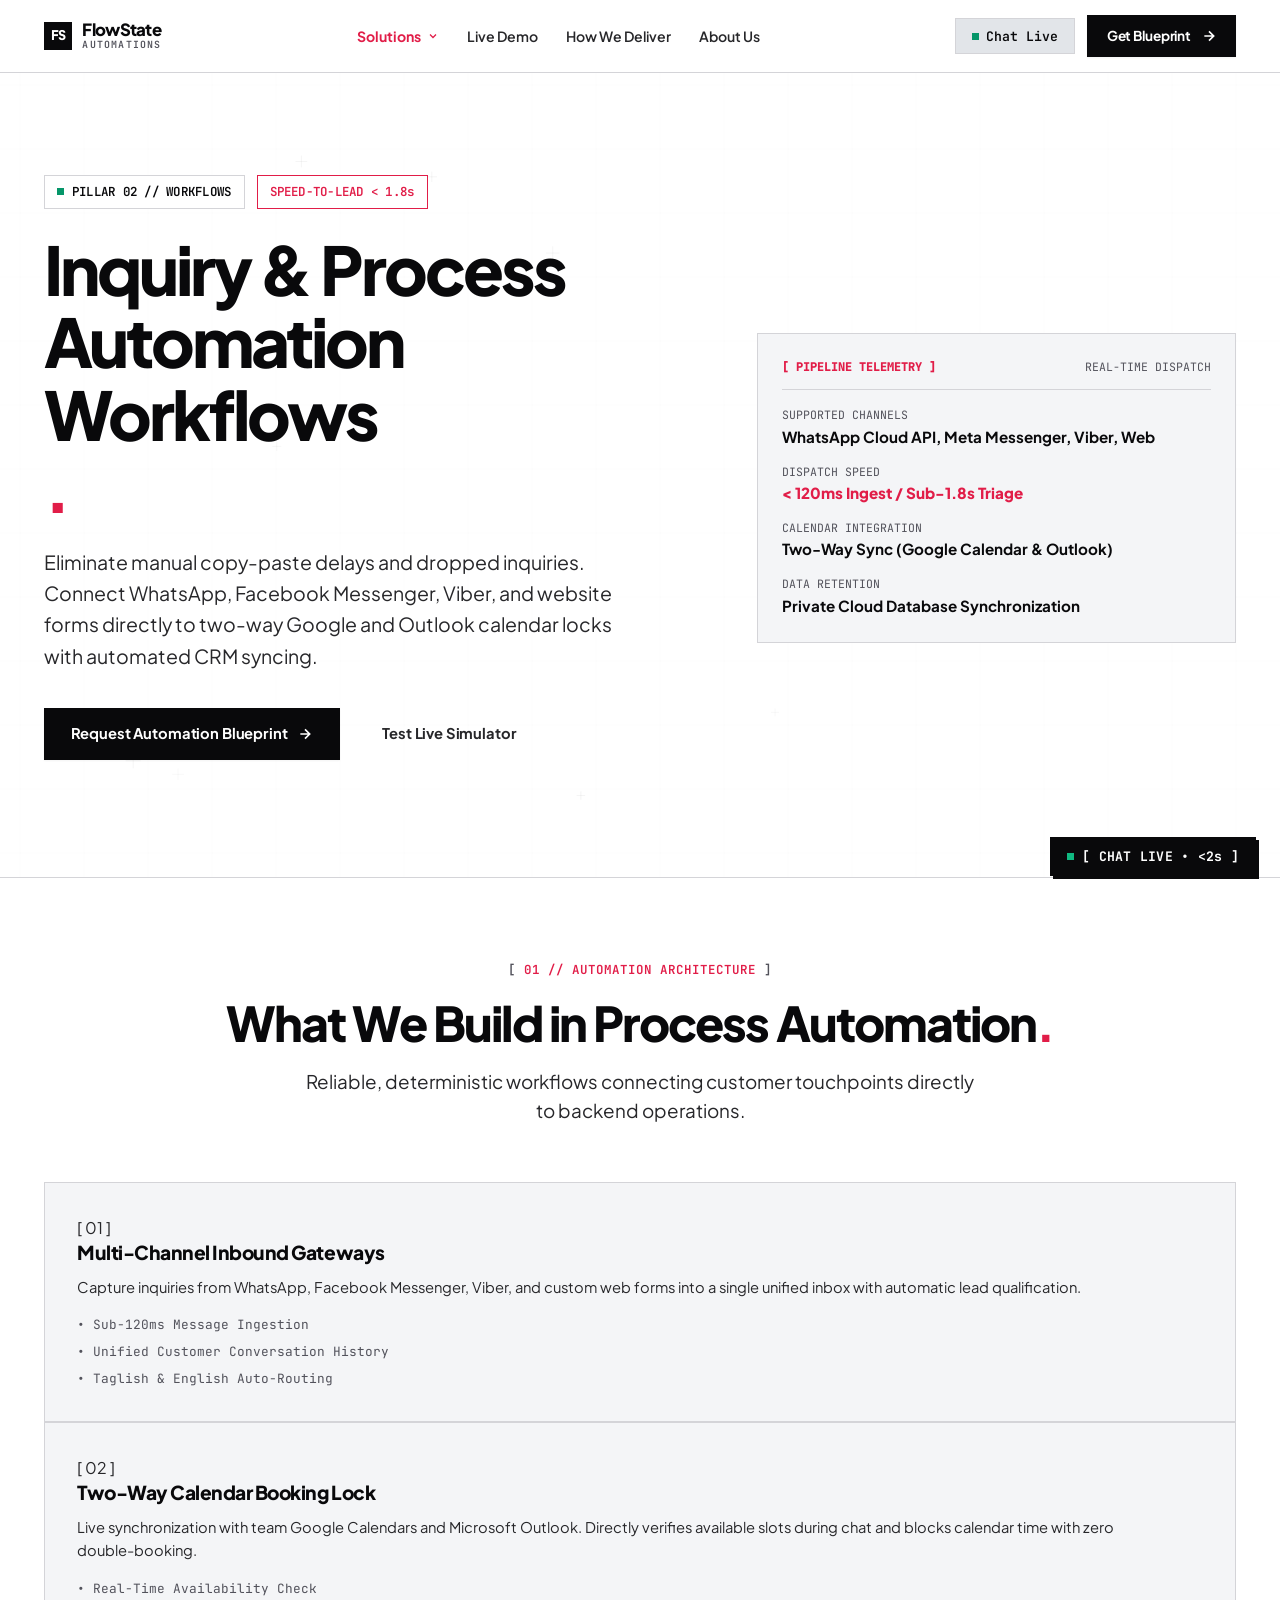
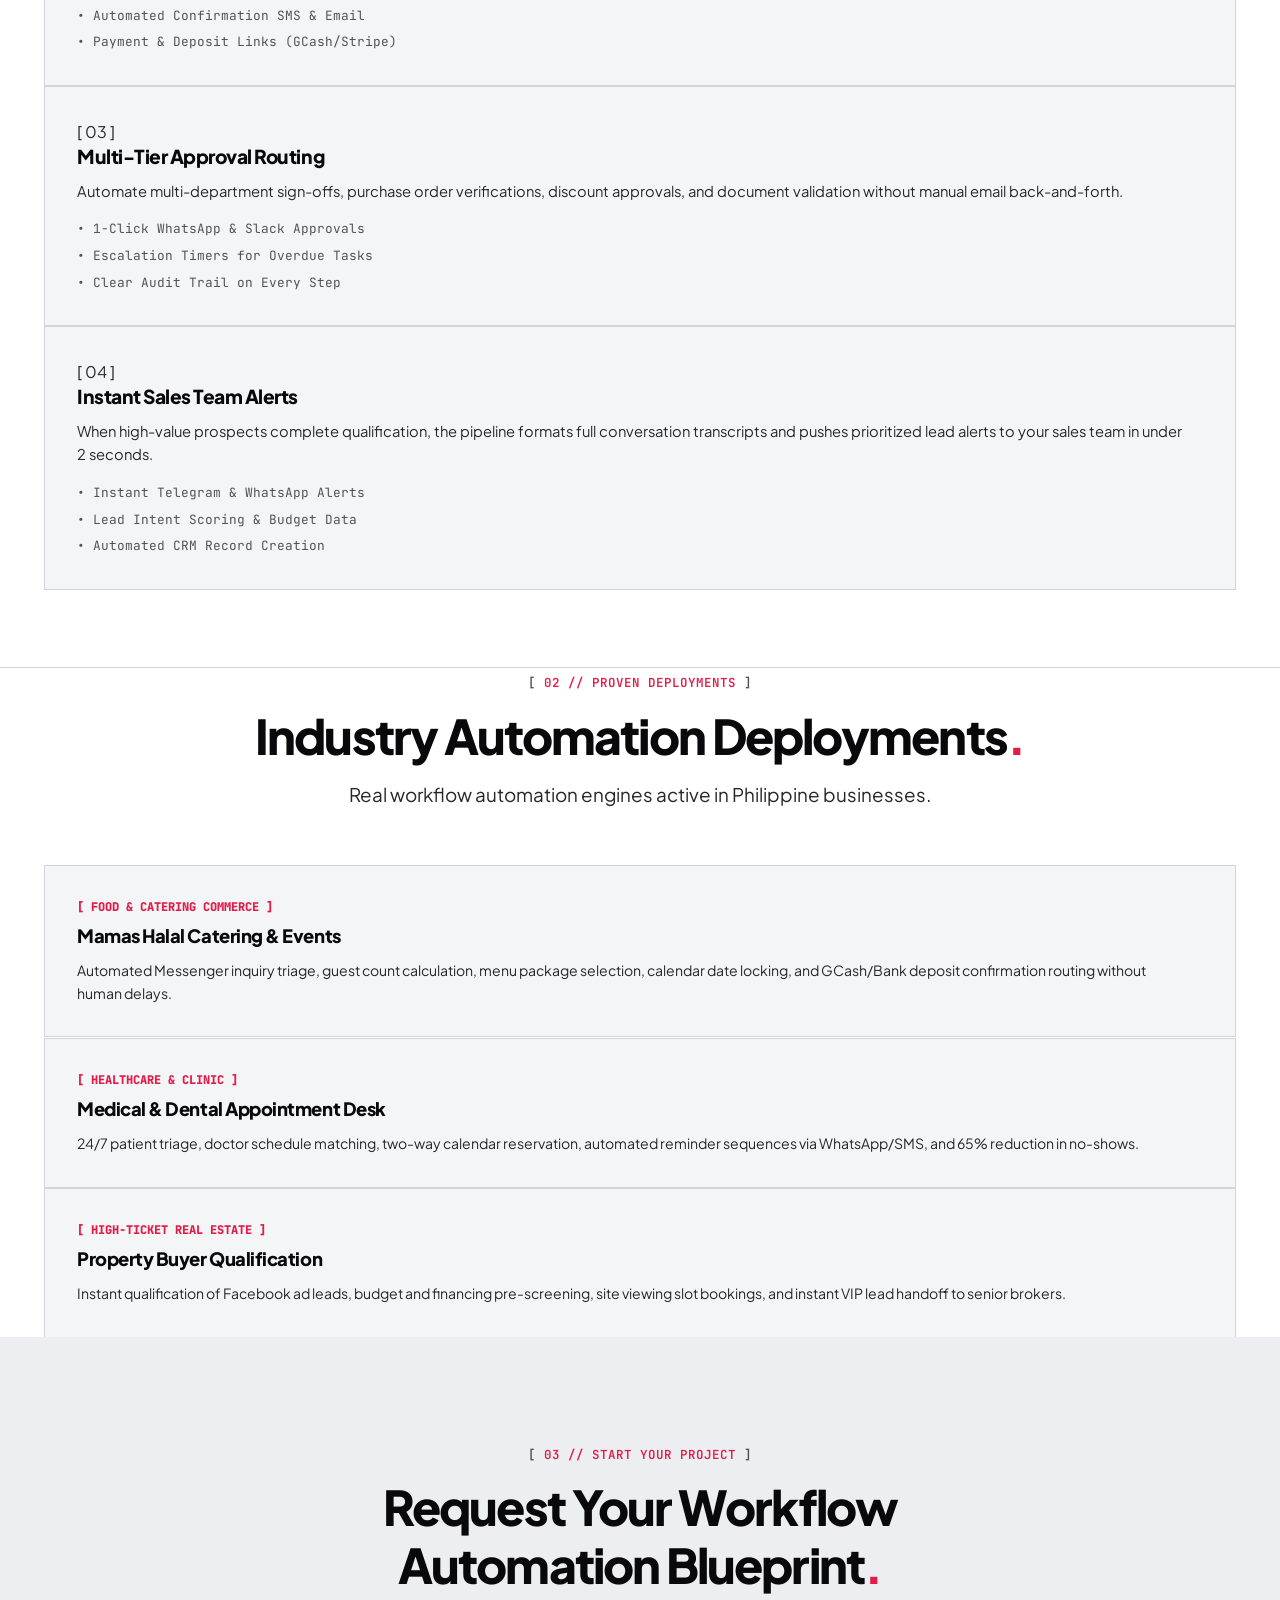
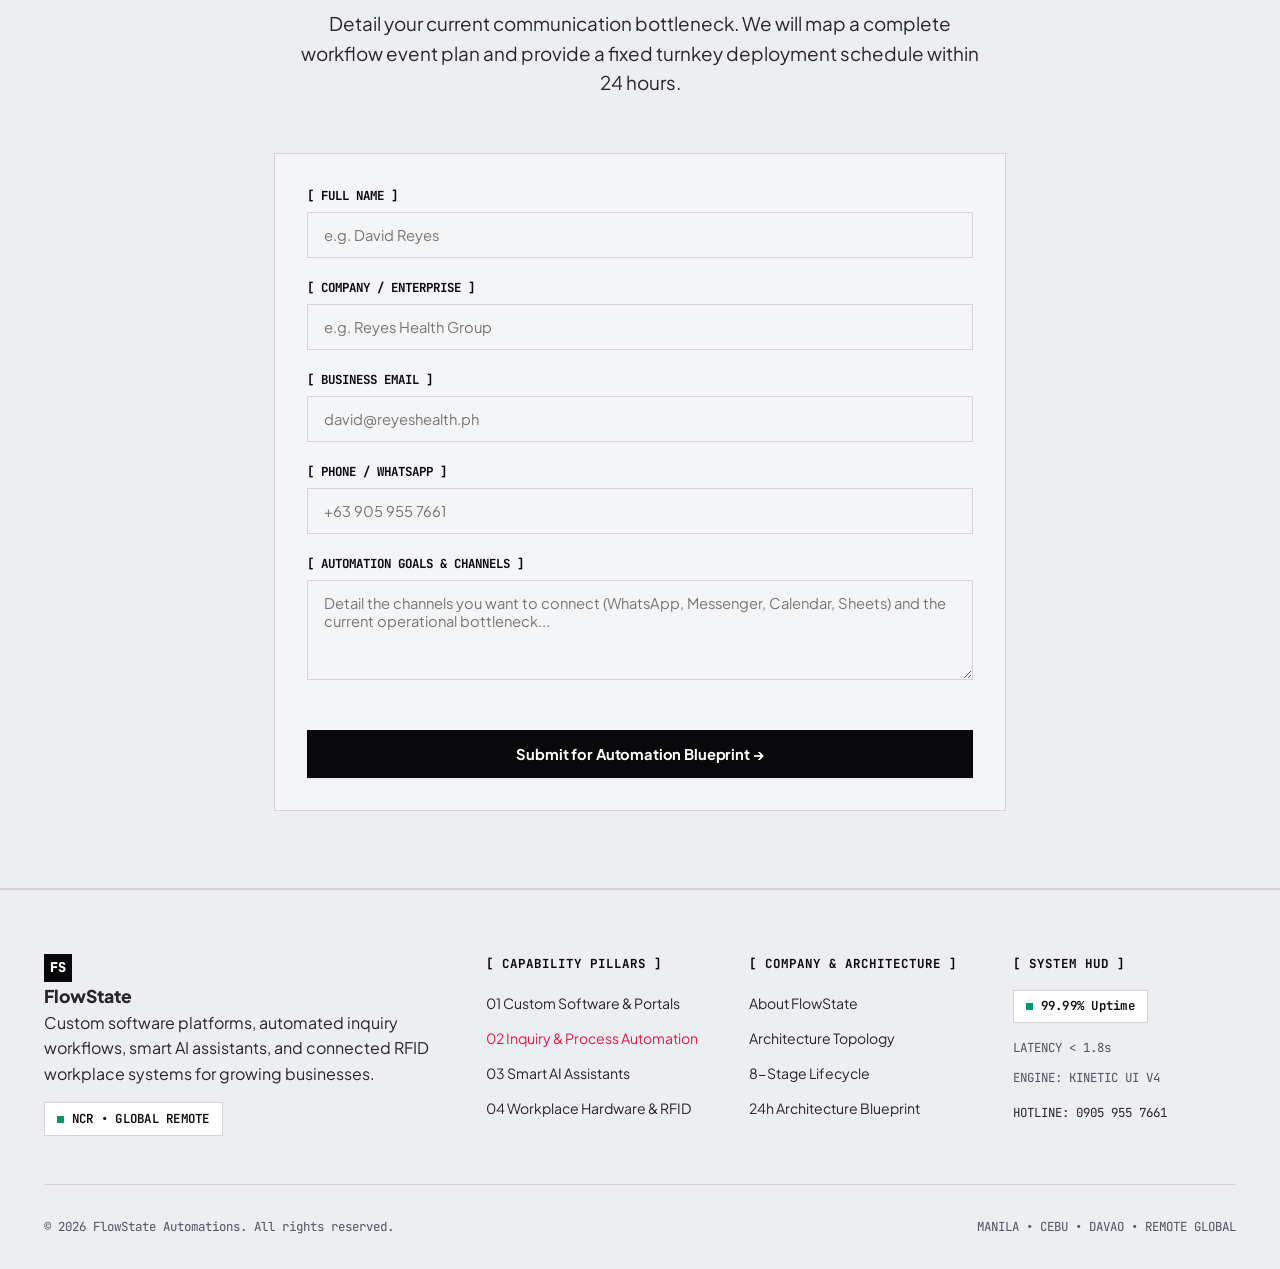
<file: process-automation.html>
<!DOCTYPE html>
<html lang="en">
<head>
  <meta charset="UTF-8">
  <meta name="viewport" content="width=device-width, initial-scale=1.0, viewport-fit=cover, interactive-widget=resizes-content">
  <title>Inquiry & Process Automation Workflows Manila | FlowState</title>
  <meta name="description" content="Eliminate manual data entry and dropped customer inquiries. Multi-channel automated lead triage on WhatsApp, Facebook Messenger, and Web with two-way Google Calendar and Outlook booking locks.">
  <meta name="keywords" content="Business Process Automation Philippines, WhatsApp Automation Manila, Facebook Messenger Lead Triage, Automated Booking System Philippines, Two-Way Calendar Lock, Approval Workflow Automation, Webhook Integrations Philippines">
  <meta name="author" content="FlowState Automations">
  <meta name="robots" content="index, follow, max-snippet:-1, max-image-preview:large, max-video-preview:-1">
  <link rel="canonical" href="https://flowstate-automations.pages.dev/process-automation.html">

  <!-- Open Graph / Facebook -->
  <meta property="og:type" content="website">
  <meta property="og:site_name" content="FlowState Automations">
  <meta property="og:url" content="https://flowstate-automations.pages.dev/process-automation.html">
  <meta property="og:title" content="Inquiry & Process Automation Workflows Manila | FlowState">
  <meta property="og:description" content="Multi-channel automated triage on WhatsApp and Facebook Messenger with two-way calendar booking locks and zero dropped leads.">
  <meta property="og:image" content="https://flowstate-automations.pages.dev/og-image.png">
  <meta property="og:image:width" content="1200">
  <meta property="og:image:height" content="630">
  <meta property="og:image:alt" content="FlowState Automations - Inquiry & Process Automation Philippines">
  <meta property="og:locale" content="en_PH">

  <!-- Twitter -->
  <meta name="twitter:card" content="summary_large_image">
  <meta name="twitter:url" content="https://flowstate-automations.pages.dev/process-automation.html">
  <meta name="twitter:title" content="Inquiry & Process Automation Workflows Manila | FlowState">
  <meta name="twitter:description" content="Multi-channel triage on WhatsApp & Messenger with two-way calendar lock and instant CRM sync.">
  <meta name="twitter:image" content="https://flowstate-automations.pages.dev/og-image.png">

  <!-- Local SEO & Geo Meta Tags -->
  <meta name="geo.region" content="PH-00">
  <meta name="geo.placename" content="Metro Manila, National Capital Region (NCR)">
  <meta name="geo.position" content="14.5547;121.0244">
  <meta name="ICBM" content="14.5547, 121.0244">

  <!-- Fonts -->
  <link rel="preconnect" href="https://fonts.googleapis.com">
  <link rel="preconnect" href="https://fonts.gstatic.com" crossorigin>
  <link href="https://fonts.googleapis.com/css2?family=JetBrains+Mono:wght@400;500;600;700&family=Plus+Jakarta+Sans:wght@400;500;600;700;800&display=swap" rel="stylesheet">
  
  <!-- Core Design System & Chatbot Styles -->
  <link rel="stylesheet" href="styles.css">
  <link rel="stylesheet" href="chatbot.css">

  <!-- High-Authority JSON-LD Structured Data Schema -->
  <script type="application/ld+json">
  {
    "@context": "https://schema.org",
    "@graph": [
      {
        "@type": "WebPage",
        "@id": "https://flowstate-automations.pages.dev/process-automation.html#webpage",
        "url": "https://flowstate-automations.pages.dev/process-automation.html",
        "name": "Inquiry & Process Automation Workflows Manila | FlowState",
        "description": "Multi-channel automated pipelines connecting WhatsApp, Facebook Messenger, Viber, and Web forms with real-time two-way calendar locking and team approval routing.",
        "isPartOf": {
          "@type": "WebSite",
          "@id": "https://flowstate-automations.pages.dev/#website",
          "name": "FlowState Automations",
          "url": "https://flowstate-automations.pages.dev/"
        },
        "breadcrumb": {
          "@type": "BreadcrumbList",
          "itemListElement": [
            {
              "@type": "ListItem",
              "position": 1,
              "name": "Home",
              "item": "https://flowstate-automations.pages.dev/"
            },
            {
              "@type": "ListItem",
              "position": 2,
              "name": "Inquiry & Process Automation",
              "item": "https://flowstate-automations.pages.dev/process-automation.html"
            }
          ]
        }
      },
      {
        "@type": "Service",
        "@id": "https://flowstate-automations.pages.dev/process-automation.html#service",
        "name": "Inquiry & Process Automation Workflows",
        "provider": {
          "@type": "ProfessionalService",
          "@id": "https://flowstate-automations.pages.dev/#organization",
          "name": "FlowState Automations",
          "url": "https://flowstate-automations.pages.dev/",
          "logo": "https://flowstate-automations.pages.dev/logo.png",
          "image": "https://flowstate-automations.pages.dev/og-image.png",
          "telephone": "+639059557661",
          "priceRange": "₱15,000 - ₱150,000",
          "address": {
            "@type": "PostalAddress",
            "addressLocality": "Taguig",
            "addressRegion": "Metro Manila",
            "addressCountry": "PH"
          }
        },
        "serviceType": "Multi-Channel Lead Triage & Automated Calendar Booking",
        "areaServed": ["Philippines", "Global Remote"],
        "description": "Automated pipelines connecting WhatsApp, Messenger, Viber, and Google/Outlook Calendar with sub-1.8s triage dispatch."
      },
      {
        "@type": "FAQPage",
        "@id": "https://flowstate-automations.pages.dev/process-automation.html#faq",
        "mainEntity": [
          {
            "@type": "Question",
            "name": "How does two-way calendar booking prevent double-booking?",
            "acceptedAnswer": {
              "@type": "Answer",
              "text": "FlowState integrates directly with Google Calendar and Microsoft Outlook. It checks live availability in real time during the conversation, locks the appointment instantly, and updates external team calendars without manual intervention."
            }
          },
          {
            "@type": "Question",
            "name": "Which messaging channels are supported in the automation pipelines?",
            "acceptedAnswer": {
              "@type": "Answer",
              "text": "We deploy official integrations for WhatsApp Business Cloud API, Facebook Messenger, Viber Business, Telegram, website forms, and custom REST API webhooks."
            }
          },
          {
            "@type": "Question",
            "name": "Can the pipeline automatically alert our human team when a high-value inquiry arrives?",
            "acceptedAnswer": {
              "@type": "Answer",
              "text": "Yes. When a prospect meets your qualification criteria, FlowState sends instant alerts to your team on WhatsApp, Slack, Telegram, or email with full conversation transcripts and CRM links."
            }
          }
        ]
      }
    ]
  }
  </script>
</head>
<body>

  <!-- Kinetic Background Canvas Layer -->
  <canvas id="kineticBgCanvas"></canvas>

  <div class="page-wrapper">

    <!-- 1. STICKY SWISS NAVBAR -->
    <header class="navbar-sticky">
      <div class="nav-container">
        <a href="index.html" class="brand-logo" aria-label="FlowState Automations Home">
          <div class="brand-logo-mark">FS</div>
          <div class="brand-logo-text">
            <span class="brand-name">FlowState</span>
            <span class="brand-sub">AUTOMATIONS</span>
          </div>
        </a>

        <nav class="nav-menu" aria-label="Main Navigation">
          <div class="nav-item-dropdown">
            <button class="nav-link nav-dropdown-trigger active" aria-expanded="false" aria-haspopup="true">
              <span>Solutions</span>
              <svg class="dropdown-chevron" viewBox="0 0 24 24" width="12" height="12" fill="none" stroke="currentColor" stroke-width="2.5"><path d="M6 9l6 6 6-6"/></svg>
            </button>
            <div class="nav-dropdown-menu">
              <div class="nav-dropdown-header">[ 4 CORE CAPABILITY PILLARS ]</div>
              <div class="nav-dropdown-grid">
                <a href="custom-software.html" class="nav-dropdown-card">
                  <div class="nav-dropdown-tag">[ PILLAR 01 ]</div>
                  <div class="nav-dropdown-title">Custom Software &amp; Portals</div>
                  <div class="nav-dropdown-desc">Bespoke management systems, CRMs &amp; private databases with ₱0 per-user fees.</div>
                </a>
                <a href="process-automation.html" class="nav-dropdown-card" style="border-color: var(--brand-accent); background: var(--canvas-card);">
                  <div class="nav-dropdown-tag">[ PILLAR 02 // ACTIVE ]</div>
                  <div class="nav-dropdown-title">Inquiry &amp; Process Automation</div>
                  <div class="nav-dropdown-desc">Multi-channel triage (WhatsApp, Meta) with two-way calendar locking.</div>
                </a>
                <a href="applied-ai.html" class="nav-dropdown-card">
                  <div class="nav-dropdown-tag">[ PILLAR 03 ]</div>
                  <div class="nav-dropdown-title">Smart AI Assistants</div>
                  <div class="nav-dropdown-desc">Fast Taglish customer triage under 1.8s &amp; internal knowledge retrieval.</div>
                </a>
                <a href="workforce-systems.html" class="nav-dropdown-card">
                  <div class="nav-dropdown-tag">[ PILLAR 04 ]</div>
                  <div class="nav-dropdown-title">Workplace Hardware &amp; RFID</div>
                  <div class="nav-dropdown-desc">Physical RFID &amp; biometric hardware connected directly to cloud dashboards.</div>
                </a>
              </div>
            </div>
          </div>
          <a href="index.html#simulator" class="nav-link">Live Demo</a>
          <a href="about.html#lifecycle" class="nav-link">How We Deliver</a>
          <a href="about.html" class="nav-link">About Us</a>
        </nav>

        <div class="nav-actions">
          <button class="nav-btn-chat" onclick="window.openFlowStateChat ? window.openFlowStateChat() : null" aria-label="Open Live Chat Desk">
            <span class="status-dot"></span>
            <span>Chat Live</span>
          </button>
          <a href="#contact" class="btn btn-primary nav-cta-desktop" style="padding: 0.55rem 1.15rem; font-size: 0.85rem;">
            <span>Get Blueprint</span>
            <svg class="btn-icon" viewBox="0 0 24 24" fill="none" stroke="currentColor" stroke-width="2.5"><path d="M5 12h14M12 5l7 7-7 7"/></svg>
          </a>
          <button class="mobile-menu-btn" id="mobileMenuBtn" aria-label="Toggle Navigation">
            <svg viewBox="0 0 24 24" width="22" height="22" fill="none" stroke="currentColor" stroke-width="2"><line x1="3" y1="6" x2="21" y2="6"/><line x1="3" y1="12" x2="21" y2="12"/><line x1="3" y1="18" x2="21" y2="18"/></svg>
          </button>
        </div>
      </div>

      <!-- Mobile Navigation Drawer -->
      <div class="mobile-drawer" id="mobileDrawer">
        <nav class="mobile-nav-links">
          <div class="mobile-nav-group-title">[ SOLUTIONS ]</div>
          <a href="custom-software.html" class="mobile-nav-link" onclick="closeMobileMenu()"><span>01 // Custom Software &amp; Portals</span><span>&rarr;</span></a>
          <a href="process-automation.html" class="mobile-nav-link" onclick="closeMobileMenu()" style="color: var(--brand-accent); font-weight: 800;"><span>02 // Inquiry &amp; Process Automation</span><span>&bull;</span></a>
          <a href="applied-ai.html" class="mobile-nav-link" onclick="closeMobileMenu()"><span>03 // Smart AI Assistants</span><span>&rarr;</span></a>
          <a href="workforce-systems.html" class="mobile-nav-link" onclick="closeMobileMenu()"><span>04 // Workplace Hardware &amp; RFID</span><span>&rarr;</span></a>
          <div class="mobile-nav-group-title" style="margin-top: 0.85rem;">[ PLATFORM &amp; COMPANY ]</div>
          <a href="index.html#simulator" class="mobile-nav-link" onclick="closeMobileMenu()"><span>05 // Live Demo Sandbox</span><span>&rarr;</span></a>
          <a href="about.html#lifecycle" class="mobile-nav-link" onclick="closeMobileMenu()"><span>06 // How We Deliver (8 Stages)</span><span>&rarr;</span></a>
          <a href="about.html" class="mobile-nav-link" onclick="closeMobileMenu()"><span>07 // About FlowState</span><span>&rarr;</span></a>
          <a href="#contact" class="btn btn-primary" style="margin-top: 1.15rem; width: 100%;" onclick="closeMobileMenu()">
            <span>Request Free Blueprint &rarr;</span>
          </a>
        </nav>
      </div>
    </header>

    <!-- 2. KINETIC HERO SECTION -->
    <section class="hero-section">
      <div class="section-container">
        <div class="hero-grid">
          <div class="hero-text-col">
            <div class="hero-tag-row">
              <span class="status-pill"><span class="status-dot"></span> PILLAR 02 // WORKFLOWS</span>
              <span class="status-pill" style="border-color: var(--brand-accent); color: var(--brand-accent);">SPEED-TO-LEAD &lt; 1.8s</span>
            </div>
            <h1 class="hero-title" style="margin-top: 1rem;">
              Inquiry &amp; Process Automation Workflows<span class="red-dot">.</span>
            </h1>
            <p class="hero-subtitle">
              Eliminate manual copy-paste delays and dropped inquiries. Connect WhatsApp, Facebook Messenger, Viber, and website forms directly to two-way Google and Outlook calendar locks with automated CRM syncing.
            </p>
            <div class="hero-cta-group">
              <a href="#contact" class="btn btn-primary">
                <span>Request Automation Blueprint</span>
                <svg class="btn-icon" viewBox="0 0 24 24" fill="none" stroke="currentColor" stroke-width="2.5"><path d="M5 12h14M12 5l7 7-7 7"/></svg>
              </a>
              <a href="index.html#simulator" class="btn btn-outline">
                <span>Test Live Simulator</span>
              </a>
            </div>
          </div>

          <!-- Hero Telemetry Chassis -->
          <div class="hero-telemetry-col">
            <div class="kinetic-card" style="padding: 1.5rem; background: var(--canvas-card);">
              <div style="display: flex; justify-content: space-between; align-items: center; border-bottom: 1px solid var(--border-subtle); padding-bottom: 0.75rem; margin-bottom: 1rem;">
                <span style="font-family: var(--font-mono); font-size: 0.75rem; font-weight: 800; color: var(--brand-accent);">[ PIPELINE TELEMETRY ]</span>
                <span style="font-family: var(--font-mono); font-size: 0.72rem; color: var(--ink-muted);">REAL-TIME DISPATCH</span>
              </div>
              <div style="display: flex; flex-direction: column; gap: 0.85rem;">
                <div>
                  <div style="font-family: var(--font-mono); font-size: 0.72rem; color: var(--ink-muted);">SUPPORTED CHANNELS</div>
                  <div style="font-size: 0.95rem; font-weight: 700; color: var(--ink-primary);">WhatsApp Cloud API, Meta Messenger, Viber, Web</div>
                </div>
                <div>
                  <div style="font-family: var(--font-mono); font-size: 0.72rem; color: var(--ink-muted);">DISPATCH SPEED</div>
                  <div style="font-size: 0.95rem; font-weight: 800; color: var(--brand-accent);">&lt; 120ms Ingest / Sub-1.8s Triage</div>
                </div>
                <div>
                  <div style="font-family: var(--font-mono); font-size: 0.72rem; color: var(--ink-muted);">CALENDAR INTEGRATION</div>
                  <div style="font-size: 0.95rem; font-weight: 700; color: var(--ink-primary);">Two-Way Sync (Google Calendar &amp; Outlook)</div>
                </div>
                <div>
                  <div style="font-family: var(--font-mono); font-size: 0.72rem; color: var(--ink-muted);">DATA RETENTION</div>
                  <div style="font-size: 0.95rem; font-weight: 700; color: var(--ink-primary);">Private Cloud Database Synchronization</div>
                </div>
              </div>
            </div>
          </div>
        </div>
      </div>
    </section>

    <!-- 3. CORE AUTOMATION CAPABILITIES -->
    <section class="methodology-section" style="background: #FFFFFF;">
      <div class="section-container">
        <div class="section-header text-center">
          <span class="section-tag">01 // AUTOMATION ARCHITECTURE</span>
          <h2 class="section-title">What We Build in Process Automation<span class="red-dot">.</span></h2>
          <p class="section-subtitle">Reliable, deterministic workflows connecting customer touchpoints directly to backend operations.</p>
        </div>

        <div class="bento-grid-4">
          <div class="kinetic-card" style="padding: 2rem;">
            <div class="methodology-num">[ 01 ]</div>
            <h3 style="font-size: 1.2rem; font-weight: 800; color: var(--ink-primary); margin-bottom: 0.75rem;">Multi-Channel Inbound Gateways</h3>
            <p style="font-size: 0.92rem; color: var(--ink-secondary); line-height: 1.6;">
              Capture inquiries from WhatsApp, Facebook Messenger, Viber, and custom web forms into a single unified inbox with automatic lead qualification.
            </p>
            <ul style="margin-top: 1rem; list-style: none; padding: 0; display: flex; flex-direction: column; gap: 0.4rem; font-family: var(--font-mono); font-size: 0.8rem; color: var(--ink-muted);">
              <li>&bull; Sub-120ms Message Ingestion</li>
              <li>&bull; Unified Customer Conversation History</li>
              <li>&bull; Taglish &amp; English Auto-Routing</li>
            </ul>
          </div>

          <div class="kinetic-card" style="padding: 2rem;">
            <div class="methodology-num">[ 02 ]</div>
            <h3 style="font-size: 1.2rem; font-weight: 800; color: var(--ink-primary); margin-bottom: 0.75rem;">Two-Way Calendar Booking Lock</h3>
            <p style="font-size: 0.92rem; color: var(--ink-secondary); line-height: 1.6;">
              Live synchronization with team Google Calendars and Microsoft Outlook. Directly verifies available slots during chat and blocks calendar time with zero double-booking.
            </p>
            <ul style="margin-top: 1rem; list-style: none; padding: 0; display: flex; flex-direction: column; gap: 0.4rem; font-family: var(--font-mono); font-size: 0.8rem; color: var(--ink-muted);">
              <li>&bull; Real-Time Availability Check</li>
              <li>&bull; Automated Confirmation SMS &amp; Email</li>
              <li>&bull; Payment &amp; Deposit Links (GCash/Stripe)</li>
            </ul>
          </div>

          <div class="kinetic-card" style="padding: 2rem;">
            <div class="methodology-num">[ 03 ]</div>
            <h3 style="font-size: 1.2rem; font-weight: 800; color: var(--ink-primary); margin-bottom: 0.75rem;">Multi-Tier Approval Routing</h3>
            <p style="font-size: 0.92rem; color: var(--ink-secondary); line-height: 1.6;">
              Automate multi-department sign-offs, purchase order verifications, discount approvals, and document validation without manual email back-and-forth.
            </p>
            <ul style="margin-top: 1rem; list-style: none; padding: 0; display: flex; flex-direction: column; gap: 0.4rem; font-family: var(--font-mono); font-size: 0.8rem; color: var(--ink-muted);">
              <li>&bull; 1-Click WhatsApp &amp; Slack Approvals</li>
              <li>&bull; Escalation Timers for Overdue Tasks</li>
              <li>&bull; Clear Audit Trail on Every Step</li>
            </ul>
          </div>

          <div class="kinetic-card" style="padding: 2rem;">
            <div class="methodology-num">[ 04 ]</div>
            <h3 style="font-size: 1.2rem; font-weight: 800; color: var(--ink-primary); margin-bottom: 0.75rem;">Instant Sales Team Alerts</h3>
            <p style="font-size: 0.92rem; color: var(--ink-secondary); line-height: 1.6;">
              When high-value prospects complete qualification, the pipeline formats full conversation transcripts and pushes prioritized lead alerts to your sales team in under 2 seconds.
            </p>
            <ul style="margin-top: 1rem; list-style: none; padding: 0; display: flex; flex-direction: column; gap: 0.4rem; font-family: var(--font-mono); font-size: 0.8rem; color: var(--ink-muted);">
              <li>&bull; Instant Telegram &amp; WhatsApp Alerts</li>
              <li>&bull; Lead Intent Scoring &amp; Budget Data</li>
              <li>&bull; Automated CRM Record Creation</li>
            </ul>
          </div>
        </div>
      </div>
    </section>

    <!-- 4. REAL-WORLD USE CASES -->
    <section class="pipeline-section">
      <div class="section-container">
        <div class="section-header text-center">
          <span class="section-tag">02 // PROVEN DEPLOYMENTS</span>
          <h2 class="section-title">Industry Automation Deployments<span class="red-dot">.</span></h2>
          <p class="section-subtitle">Real workflow automation engines active in Philippine businesses.</p>
        </div>

        <div class="bento-grid-3">
          <div class="kinetic-card" style="padding: 2rem;">
            <div style="font-family: var(--font-mono); font-size: 0.75rem; color: var(--brand-accent); font-weight: 800; margin-bottom: 0.5rem;">[ FOOD &amp; CATERING COMMERCE ]</div>
            <h3 style="font-size: 1.15rem; font-weight: 800; color: var(--ink-primary); margin-bottom: 0.75rem;">Mamas Halal Catering &amp; Events</h3>
            <p style="font-size: 0.88rem; color: var(--ink-secondary); line-height: 1.6;">
              Automated Messenger inquiry triage, guest count calculation, menu package selection, calendar date locking, and GCash/Bank deposit confirmation routing without human delays.
            </p>
          </div>

          <div class="kinetic-card" style="padding: 2rem;">
            <div style="font-family: var(--font-mono); font-size: 0.75rem; color: var(--brand-accent); font-weight: 800; margin-bottom: 0.5rem;">[ HEALTHCARE &amp; CLINIC ]</div>
            <h3 style="font-size: 1.15rem; font-weight: 800; color: var(--ink-primary); margin-bottom: 0.75rem;">Medical &amp; Dental Appointment Desk</h3>
            <p style="font-size: 0.88rem; color: var(--ink-secondary); line-height: 1.6;">
              24/7 patient triage, doctor schedule matching, two-way calendar reservation, automated reminder sequences via WhatsApp/SMS, and 65% reduction in no-shows.
            </p>
          </div>

          <div class="kinetic-card" style="padding: 2rem;">
            <div style="font-family: var(--font-mono); font-size: 0.75rem; color: var(--brand-accent); font-weight: 800; margin-bottom: 0.5rem;">[ HIGH-TICKET REAL ESTATE ]</div>
            <h3 style="font-size: 1.15rem; font-weight: 800; color: var(--ink-primary); margin-bottom: 0.75rem;">Property Buyer Qualification</h3>
            <p style="font-size: 0.88rem; color: var(--ink-secondary); line-height: 1.6;">
              Instant qualification of Facebook ad leads, budget and financing pre-screening, site viewing slot bookings, and instant VIP lead handoff to senior brokers.
            </p>
          </div>
        </div>
      </div>
    </section>

    <!-- 5. LEAD CAPTURE / BLUEPRINT FORM -->
    <section class="hero-section" id="contact" style="background: var(--canvas-paper);">
      <div class="section-container" style="max-width: 780px;">
        <div class="section-header text-center">
          <span class="section-tag">03 // START YOUR PROJECT</span>
          <h2 class="section-title">Request Your Workflow Automation Blueprint<span class="red-dot">.</span></h2>
          <p class="section-subtitle">
            Detail your current communication bottleneck. We will map a complete workflow event plan and provide a fixed turnkey deployment schedule within 24 hours.
          </p>
        </div>

        <div class="kinetic-card" style="padding: 2rem; background: var(--canvas-card);">
          <form class="contact-form" id="leadCaptureForm" onsubmit="event.preventDefault(); window.submitLeadCapture ? window.submitLeadCapture(event) : null;">
            <input type="hidden" name="service_pillar" value="Pillar 2: Business Process Automation">
            <div class="form-grid">
              <div class="form-group">
                <label for="contactName" class="form-label">[ FULL NAME ]</label>
                <input type="text" id="contactName" name="name" class="form-input" placeholder="e.g. David Reyes" required>
              </div>
              <div class="form-group">
                <label for="contactCompany" class="form-label">[ COMPANY / ENTERPRISE ]</label>
                <input type="text" id="contactCompany" name="company" class="form-input" placeholder="e.g. Reyes Health Group" required>
              </div>
            </div>
            <div class="form-grid" style="margin-top: 1rem;">
              <div class="form-group">
                <label for="contactEmail" class="form-label">[ BUSINESS EMAIL ]</label>
                <input type="email" id="contactEmail" name="email" class="form-input" placeholder="david@reyeshealth.ph" required>
              </div>
              <div class="form-group">
                <label for="contactPhone" class="form-label">[ PHONE / WHATSAPP ]</label>
                <input type="tel" id="contactPhone" name="phone" class="form-input" placeholder="+63 905 955 7661" required>
              </div>
            </div>
            <div class="form-group" style="margin-top: 1rem;">
              <label for="contactDetails" class="form-label">[ AUTOMATION GOALS &amp; CHANNELS ]</label>
              <textarea id="contactDetails" name="requirements" class="form-input" rows="4" placeholder="Detail the channels you want to connect (WhatsApp, Messenger, Calendar, Sheets) and the current operational bottleneck..." required></textarea>
            </div>
            <button type="submit" class="btn btn-primary" id="leadCaptureSubmitBtn" style="width: 100%; margin-top: 1.5rem; justify-content: center;">
              <span>Submit for Automation Blueprint &rarr;</span>
            </button>
            <div id="leadCaptureFeedback" class="form-feedback" style="display: none; margin-top: 1rem; font-family: var(--font-mono); font-size: 0.85rem; text-align: center;"></div>
          </form>
        </div>
      </div>
    </section>

    <!-- 6. RICH GLOBAL FOOTER -->
    <footer class="footer-section">
      <div class="section-container">
        <div class="footer-grid">
          <div class="footer-col-brand">
            <div class="footer-brand-row">
              <div class="brand-logo-mark">FS</div>
              <span class="brand-name" style="font-size: 1.1rem; font-weight: 800;">FlowState</span>
            </div>
            <p class="footer-brand-desc">
              Custom software platforms, automated inquiry workflows, smart AI assistants, and connected RFID workplace systems for growing businesses.
            </p>
            <div style="display: flex; gap: 0.5rem; align-items: center; margin-top: 1rem;">
              <span class="status-pill"><span class="status-dot"></span> NCR &bull; GLOBAL REMOTE</span>
            </div>
          </div>

          <div>
            <div class="footer-col-title">[ Capability Pillars ]</div>
            <ul class="footer-links">
              <li><a href="custom-software.html" class="footer-link">01 Custom Software &amp; Portals</a></li>
              <li><a href="process-automation.html" class="footer-link active" style="color: var(--brand-accent);">02 Inquiry &amp; Process Automation</a></li>
              <li><a href="applied-ai.html" class="footer-link">03 Smart AI Assistants</a></li>
              <li><a href="workforce-systems.html" class="footer-link">04 Workplace Hardware &amp; RFID</a></li>
            </ul>
          </div>

          <div>
            <div class="footer-col-title">[ Company &amp; Architecture ]</div>
            <ul class="footer-links">
              <li><a href="about.html" class="footer-link">About FlowState</a></li>
              <li><a href="about.html#architecture" class="footer-link">Architecture Topology</a></li>
              <li><a href="about.html#lifecycle" class="footer-link">8-Stage Lifecycle</a></li>
              <li><a href="#contact" class="footer-link">24h Architecture Blueprint</a></li>
            </ul>
          </div>

          <div>
            <div class="footer-col-title">[ System HUD ]</div>
            <ul class="footer-links">
              <li><span class="status-pill"><span class="status-dot"></span> 99.99% Uptime</span></li>
              <li style="font-family: var(--font-mono); font-size: 0.78rem; color: var(--ink-muted); margin-top: 6px;">LATENCY &lt; 1.8s</li>
              <li style="font-family: var(--font-mono); font-size: 0.78rem; color: var(--ink-muted);">ENGINE: KINETIC UI V4</li>
              <li style="font-family: var(--font-mono); font-size: 0.78rem; color: var(--ink-muted); margin-top: 6px;">
                <a href="tel:+639059557661" style="color: var(--ink-secondary);">HOTLINE: 0905 955 7661</a>
              </li>
            </ul>
          </div>
        </div>

        <div class="footer-bottom">
          <span>&copy; 2026 FlowState Automations. All rights reserved.</span>
          <span>MANILA &bull; CEBU &bull; DAVAO &bull; REMOTE GLOBAL</span>
        </div>
      </div>
    </footer>

  </div>

  <!-- Anime.js v4 Animation Engine -->
  <script src="js/anime.umd.js" defer></script>
  <!-- Application Controller -->
  <script src="app.js" defer></script>
  <!-- Mechanical Live Chatbot Controller -->
  <script src="chatbot.js" defer></script>
</body>
</html>
</file>
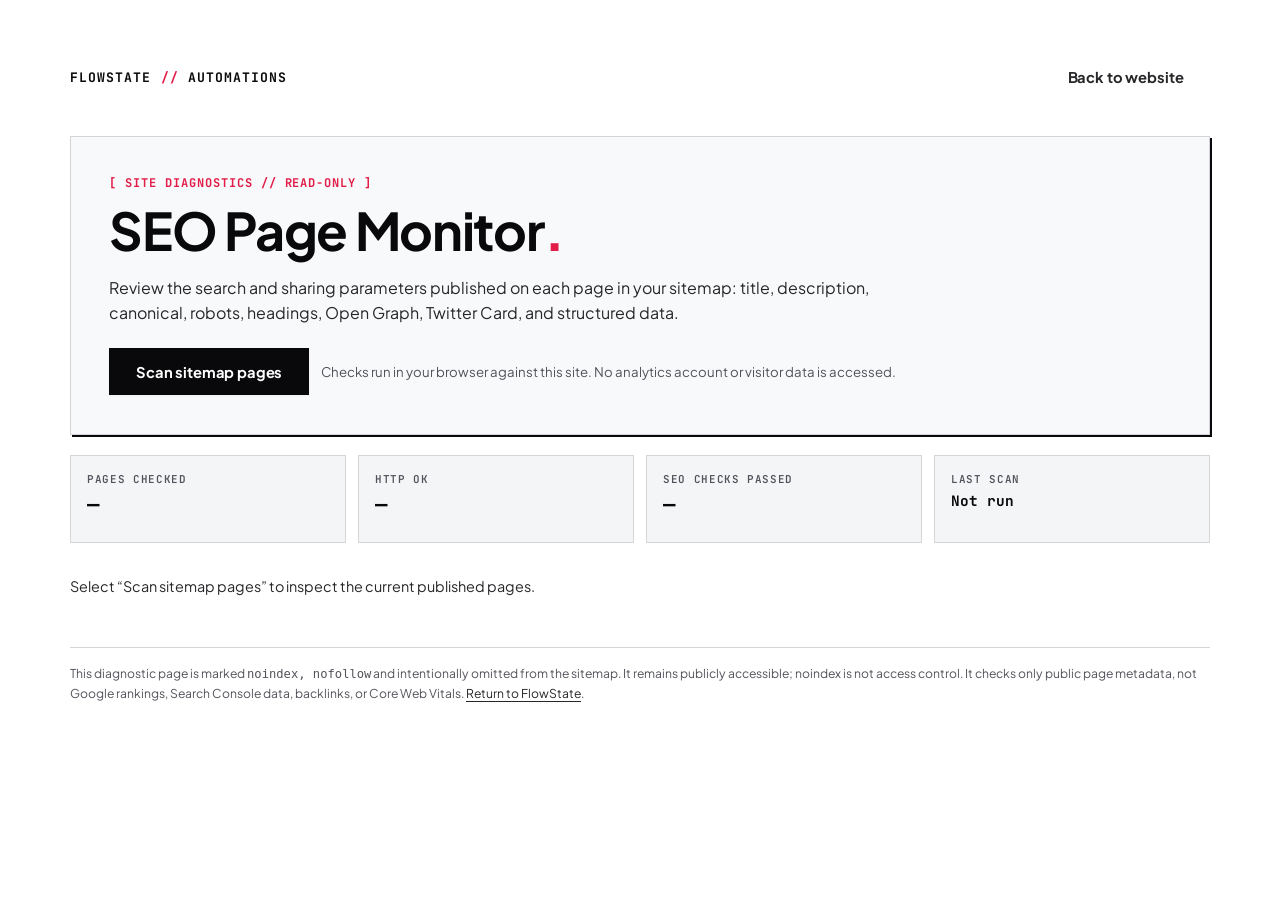
<file: seo-monitor.html>
<!doctype html>
<html lang="en">
<head>
  <meta charset="utf-8">
  <meta name="viewport" content="width=device-width, initial-scale=1">
  <title>SEO Monitor | FlowState Automations</title>
  <meta name="description" content="A noindex, read-only monitor for FlowState page titles, descriptions, canonicals, robots directives, headings, and sharing metadata.">
  <meta name="robots" content="noindex, nofollow">
  <link rel="stylesheet" href="styles.css">
  <style>
    .monitor-shell { max-width: 1180px; margin: 0 auto; padding: clamp(1.5rem, 4vw, 3.5rem) 1.25rem 4rem; }
    .monitor-top { display:flex; justify-content:space-between; align-items:center; gap:1rem; flex-wrap:wrap; margin-bottom:2rem; }
    .monitor-brand { font:700 .82rem var(--font-mono); letter-spacing:.08em; text-transform:uppercase; color:var(--ink-primary); }
    .monitor-brand span { color:var(--brand-accent); }
    .monitor-hero { border:1px solid var(--border-subtle); background:var(--canvas-surface); padding:clamp(1.4rem,3vw,2.5rem); box-shadow:var(--shadow-sharp-sm); }
    .monitor-kicker { color:var(--brand-accent); font:700 .75rem var(--font-mono); letter-spacing:.08em; text-transform:uppercase; }
    .monitor-hero h1 { margin:.5rem 0 .8rem; font-size:clamp(2rem,5vw,3.25rem); }
    .monitor-hero p { max-width:760px; color:var(--ink-secondary); }
    .monitor-actions { display:flex; align-items:center; gap:.75rem; flex-wrap:wrap; margin-top:1.4rem; }
    .monitor-actions .btn { cursor:pointer; }
    .monitor-note { font-size:.83rem; color:var(--ink-muted); }
    .monitor-summary { display:grid; grid-template-columns:repeat(4,minmax(0,1fr)); gap:.75rem; margin:1.25rem 0 2rem; }
    .summary-cell { border:1px solid var(--border-subtle); background:var(--canvas-card); padding:1rem; min-height:88px; }
    .summary-label { display:block; color:var(--ink-muted); font:600 .68rem var(--font-mono); letter-spacing:.06em; text-transform:uppercase; }
    .summary-value { display:block; margin-top:.35rem; color:var(--ink-primary); font:700 1.3rem var(--font-mono); }
    .monitor-status { min-height:1.5rem; margin:1rem 0; color:var(--ink-secondary); font-size:.9rem; }
    .monitor-status[data-kind="error"] { color:var(--brand-danger); }
    .monitor-list { display:grid; gap:.8rem; }
    .page-card { border:1px solid var(--border-subtle); background:var(--canvas-base); }
    .page-card[data-state="issue"] { border-color:var(--brand-warning); }
    .page-summary { display:grid; grid-template-columns:minmax(0,1fr) auto auto; gap:.8rem; align-items:center; padding:1rem 1.1rem; cursor:pointer; list-style:none; }
    .page-summary::-webkit-details-marker { display:none; }
    .page-path { min-width:0; overflow-wrap:anywhere; color:var(--ink-primary); font:600 .88rem var(--font-mono); }
    .page-http,.page-grade { padding:.24rem .45rem; border:1px solid var(--border-subtle); font:600 .68rem var(--font-mono); white-space:nowrap; }
    .page-grade[data-state="ok"] { color:var(--brand-success); border-color:var(--brand-success); }
    .page-grade[data-state="issue"] { color:var(--brand-warning); border-color:var(--brand-warning); }
    .page-details { border-top:1px solid var(--border-subtle); padding:1rem 1.1rem 1.25rem; }
    .page-title { display:flex; justify-content:space-between; gap:1rem; color:var(--ink-primary); font-weight:700; margin-bottom:.8rem; }
    .page-title span:last-child { flex:none; color:var(--ink-muted); font:500 .72rem var(--font-mono); }
    .param-grid { display:grid; grid-template-columns:repeat(2,minmax(0,1fr)); gap:.65rem; }
    .param { min-width:0; padding:.7rem; background:var(--canvas-surface); border:1px solid var(--border-subtle); }
    .param-label { display:block; color:var(--ink-muted); font:600 .66rem var(--font-mono); letter-spacing:.05em; text-transform:uppercase; margin-bottom:.25rem; }
    .param-value { display:block; color:var(--ink-secondary); font-size:.83rem; overflow-wrap:anywhere; }
    .param-value.is-missing { color:var(--brand-danger); }
    .page-link { display:inline-block; margin-top:.9rem; color:var(--brand-accent); font:600 .75rem var(--font-mono); text-decoration:underline; text-underline-offset:3px; }
    .monitor-footer { margin-top:2rem; padding-top:1rem; border-top:1px solid var(--border-subtle); color:var(--ink-muted); font-size:.76rem; }
    .monitor-footer a { color:var(--ink-secondary); text-decoration:underline; text-underline-offset:3px; }
    @media (max-width:760px) { .monitor-summary { grid-template-columns:repeat(2,minmax(0,1fr)); } }
    @media (max-width:540px) { .page-summary { grid-template-columns:minmax(0,1fr) auto; } .page-grade { grid-column:1/-1; justify-self:start; } .param-grid { grid-template-columns:1fr; } .monitor-actions .btn { width:100%; } }
  </style>
</head>
<body>
  <main class="monitor-shell">
    <header class="monitor-top">
      <a class="monitor-brand" href="index.html" aria-label="FlowState Automations home">FLOWSTATE <span>//</span> AUTOMATIONS</a>
      <a class="btn btn-outline" href="index.html">Back to website</a>
    </header>

    <section class="monitor-hero" aria-labelledby="monitor-title">
      <div class="monitor-kicker">[ Site diagnostics // Read-only ]</div>
      <h1 id="monitor-title">SEO Page Monitor<span class="red-dot">.</span></h1>
      <p>Review the search and sharing parameters published on each page in your sitemap: title, description, canonical, robots, headings, Open Graph, Twitter Card, and structured data.</p>
      <div class="monitor-actions">
        <button class="btn btn-primary" id="scan-button" type="button">Scan sitemap pages</button>
        <span class="monitor-note">Checks run in your browser against this site. No analytics account or visitor data is accessed.</span>
      </div>
    </section>

    <section class="monitor-summary" aria-label="Scan summary">
      <div class="summary-cell"><span class="summary-label">Pages checked</span><span class="summary-value" id="count-total">—</span></div>
      <div class="summary-cell"><span class="summary-label">HTTP OK</span><span class="summary-value" id="count-http">—</span></div>
      <div class="summary-cell"><span class="summary-label">SEO checks passed</span><span class="summary-value" id="count-clean">—</span></div>
      <div class="summary-cell"><span class="summary-label">Last scan</span><span class="summary-value" id="scan-time" style="font-size:.9rem">Not run</span></div>
    </section>

    <p id="scan-status" class="monitor-status" role="status" aria-live="polite">Select “Scan sitemap pages” to inspect the current published pages.</p>
    <section id="page-list" class="monitor-list" aria-label="Per-page SEO parameters"></section>

    <footer class="monitor-footer">This diagnostic page is marked <code>noindex, nofollow</code> and intentionally omitted from the sitemap. It remains publicly accessible; noindex is not access control. It checks only public page metadata, not Google rankings, Search Console data, backlinks, or Core Web Vitals. <a href="index.html">Return to FlowState</a>.</footer>
  </main>

  <script>
    (() => {
      const origin = window.location.origin;
      const button = document.getElementById('scan-button');
      const status = document.getElementById('scan-status');
      const list = document.getElementById('page-list');
      const get = (doc, selector, attr = 'content') => {
        const node = doc.querySelector(selector);
        return node ? (attr === 'text' ? node.textContent.trim() : node.getAttribute(attr) || '') : '';
      };
      const esc = (value) => String(value ?? '').replace(/[&<>"']/g, (char) => ({'&':'&amp;','<':'&lt;','>':'&gt;','"':'&quot;',"'":'&#39;'}[char]));
      const field = (label, value) => `<div class="param"><span class="param-label">${esc(label)}</span><span class="param-value${value ? '' : ' is-missing'}">${value ? esc(value) : 'Missing'}</span></div>`;
      const scorePage = (page) => [page.title, page.description, page.canonical, page.h1, page.ogTitle, page.ogImage, page.robots, page.twitterCard, page.schemaCount > 0].filter(Boolean).length;
      const inspectPage = async (url) => {
        try {
          const response = await fetch(url, {cache:'no-store', credentials:'same-origin'});
          const html = await response.text();
          const doc = new DOMParser().parseFromString(html, 'text/html');
          const headings = [...doc.querySelectorAll('h1')].map((node) => node.textContent.trim()).filter(Boolean);
          const h2Count = doc.querySelectorAll('h2').length;
          const canonical = get(doc,'link[rel="canonical"]','href');
          let canonicalSameOrigin = false;
          try { canonicalSameOrigin = Boolean(canonical) && new URL(canonical, url).origin === origin; } catch {}
          const page = {
            url, status:response.status, ok:response.ok,
            title:doc.title.trim(), description:get(doc,'meta[name="description"]'),
            canonical, canonicalSameOrigin, robots:get(doc,'meta[name="robots"]'),
            h1:headings.join(' | '), h1Count:headings.length, h2Count,
            ogTitle:get(doc,'meta[property="og:title"]'), ogImage:get(doc,'meta[property="og:image"]'),
            twitterCard:get(doc,'meta[name="twitter:card"]'),
            schemaCount:doc.querySelectorAll('script[type="application/ld+json"]').length
          };
          page.checks = scorePage(page);
          return page;
        } catch (error) {
          return {url, status:'ERR', ok:false, error:error.message, title:'', description:'', canonical:'', robots:'', h1:'', h1Count:0, h2Count:0, ogTitle:'', ogImage:'', twitterCard:'', schemaCount:0, checks:0};
        }
      };
      const render = (page) => {
        const issue = !page.ok || page.checks < 9 || page.h1Count !== 1 || !page.canonicalSameOrigin;
        const path = new URL(page.url).pathname;
        const titleCount = page.title.length;
        const descCount = page.description.length;
        const fields = [
          field('Meta description', page.description),
          field('Canonical URL', page.canonical),
          field('Canonical host check', page.canonicalSameOrigin ? 'Matches this deployment' : 'Missing or points elsewhere'),
          field('Robots directive', page.robots),
          field(`H1 (${page.h1Count}) · H2 (${page.h2Count})`, page.h1),
          field('Open Graph title', page.ogTitle),
          field('Open Graph image', page.ogImage),
          field('Twitter card', page.twitterCard),
          field('JSON-LD blocks', page.schemaCount ? String(page.schemaCount) : '')
        ].join('');
        return `<details class="page-card" data-state="${issue?'issue':'ok'}"><summary class="page-summary"><span class="page-path">${esc(path)}</span><span class="page-http">HTTP ${esc(page.status)}</span><span class="page-grade" data-state="${issue?'issue':'ok'}">${issue?'REVIEW':'CORE OK'} · ${page.checks}/9</span></summary><div class="page-details"><div class="page-title"><span>${page.title ? esc(page.title) : 'Missing page title'}</span><span>${titleCount} chars</span></div><div class="param-grid">${field('Meta description length', descCount ? `${descCount} chars` : '')}${fields}</div>${page.error?`<p class="monitor-status" data-kind="error">${esc(page.error)}</p>`:''}<a class="page-link" href="${esc(page.url)}" target="_blank" rel="noopener">Open page ↗</a></div></details>`;
      };
      const scan = async () => {
        button.disabled = true;
        button.textContent = 'Scanning…';
        list.replaceChildren();
        status.dataset.kind = '';
        status.textContent = 'Loading the sitemap and checking public pages…';
        try {
          const sitemapResponse = await fetch(`${origin}/sitemap.xml`, {cache:'no-store', credentials:'same-origin'});
          if (!sitemapResponse.ok) throw new Error(`Sitemap returned HTTP ${sitemapResponse.status}.`);
          const sitemapText = await sitemapResponse.text();
          const xml = new DOMParser().parseFromString(sitemapText, 'application/xml');
          if (xml.querySelector('parsererror')) throw new Error('The sitemap could not be parsed as XML.');
          const rawUrls = [...xml.getElementsByTagName('loc')].map((node) => node.textContent.trim()).filter(Boolean);
          const urls = [...new Set(rawUrls)].filter((value) => { try { return new URL(value).origin === origin; } catch { return false; } });
          if (!urls.length) throw new Error(`No sitemap URLs for ${origin} were found. Check that sitemap.xml uses this host.`);
          if (urls.length > 60) throw new Error(`Found ${urls.length} URLs; the monitor is capped at 60 pages per run.`);
          const results = [];
          for (let i=0; i<urls.length; i+=5) {
            const batch = await Promise.all(urls.slice(i,i+5).map(inspectPage));
            results.push(...batch);
            status.textContent = `Checked ${results.length} of ${urls.length} pages…`;
          }
          list.innerHTML = results.map(render).join('');
          const httpCount = results.filter((page) => page.ok).length;
          const cleanCount = results.filter((page) => page.ok && page.checks === 9 && page.h1Count === 1 && page.canonicalSameOrigin).length;
          document.getElementById('count-total').textContent = String(results.length);
          document.getElementById('count-http').textContent = `${httpCount}/${results.length}`;
          document.getElementById('count-clean').textContent = `${cleanCount}/${results.length}`;
          document.getElementById('scan-time').textContent = new Intl.DateTimeFormat(undefined,{hour:'numeric',minute:'2-digit'}).format(new Date());
          status.textContent = `${results.length} sitemap page${results.length === 1 ? '' : 's'} checked. Expand any row to view its parameters.`;
        } catch (error) {
          status.dataset.kind = 'error';
          status.textContent = `Scan failed: ${error.message}`;
          document.getElementById('count-total').textContent = '0';
          document.getElementById('count-http').textContent = '—';
          document.getElementById('count-clean').textContent = '—';
        } finally {
          button.disabled = false;
          button.textContent = 'Scan again';
        }
      };
      button.addEventListener('click', scan);
    })();
  </script>
</body>
</html>
</file>
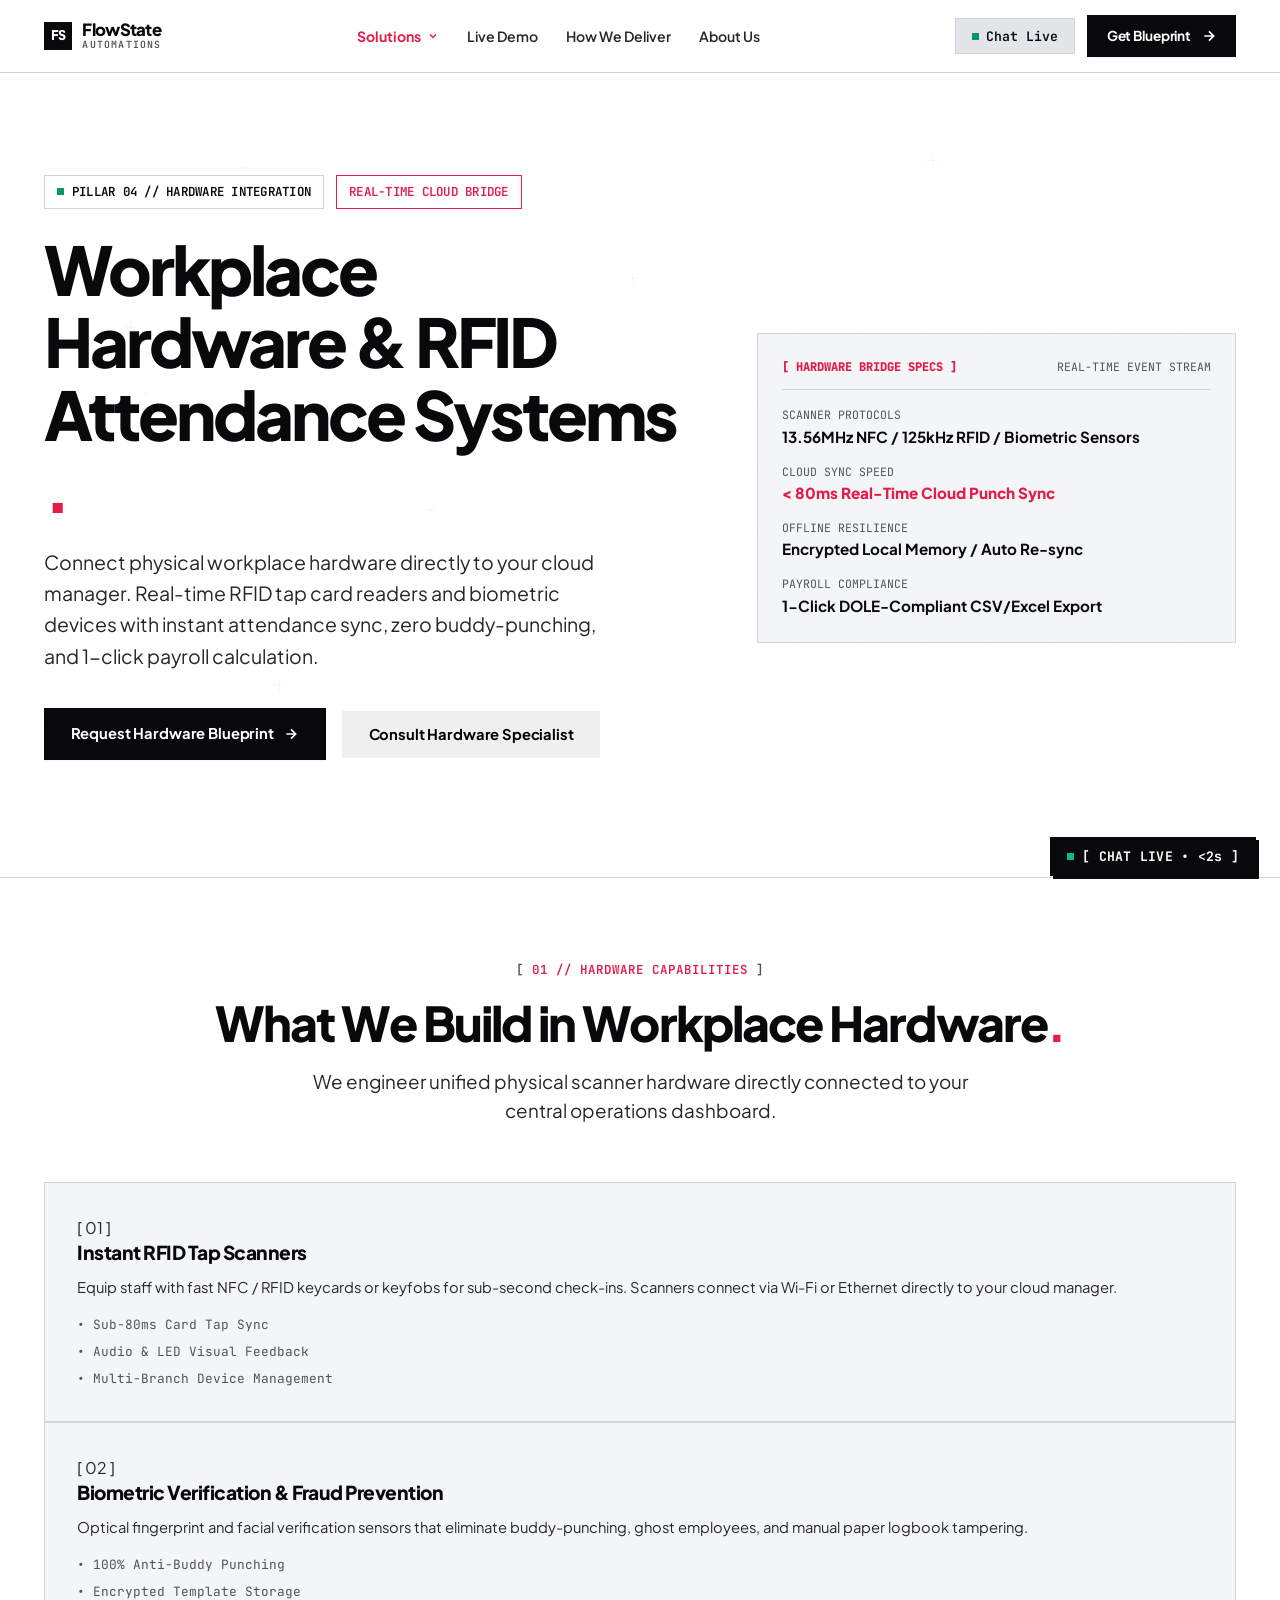
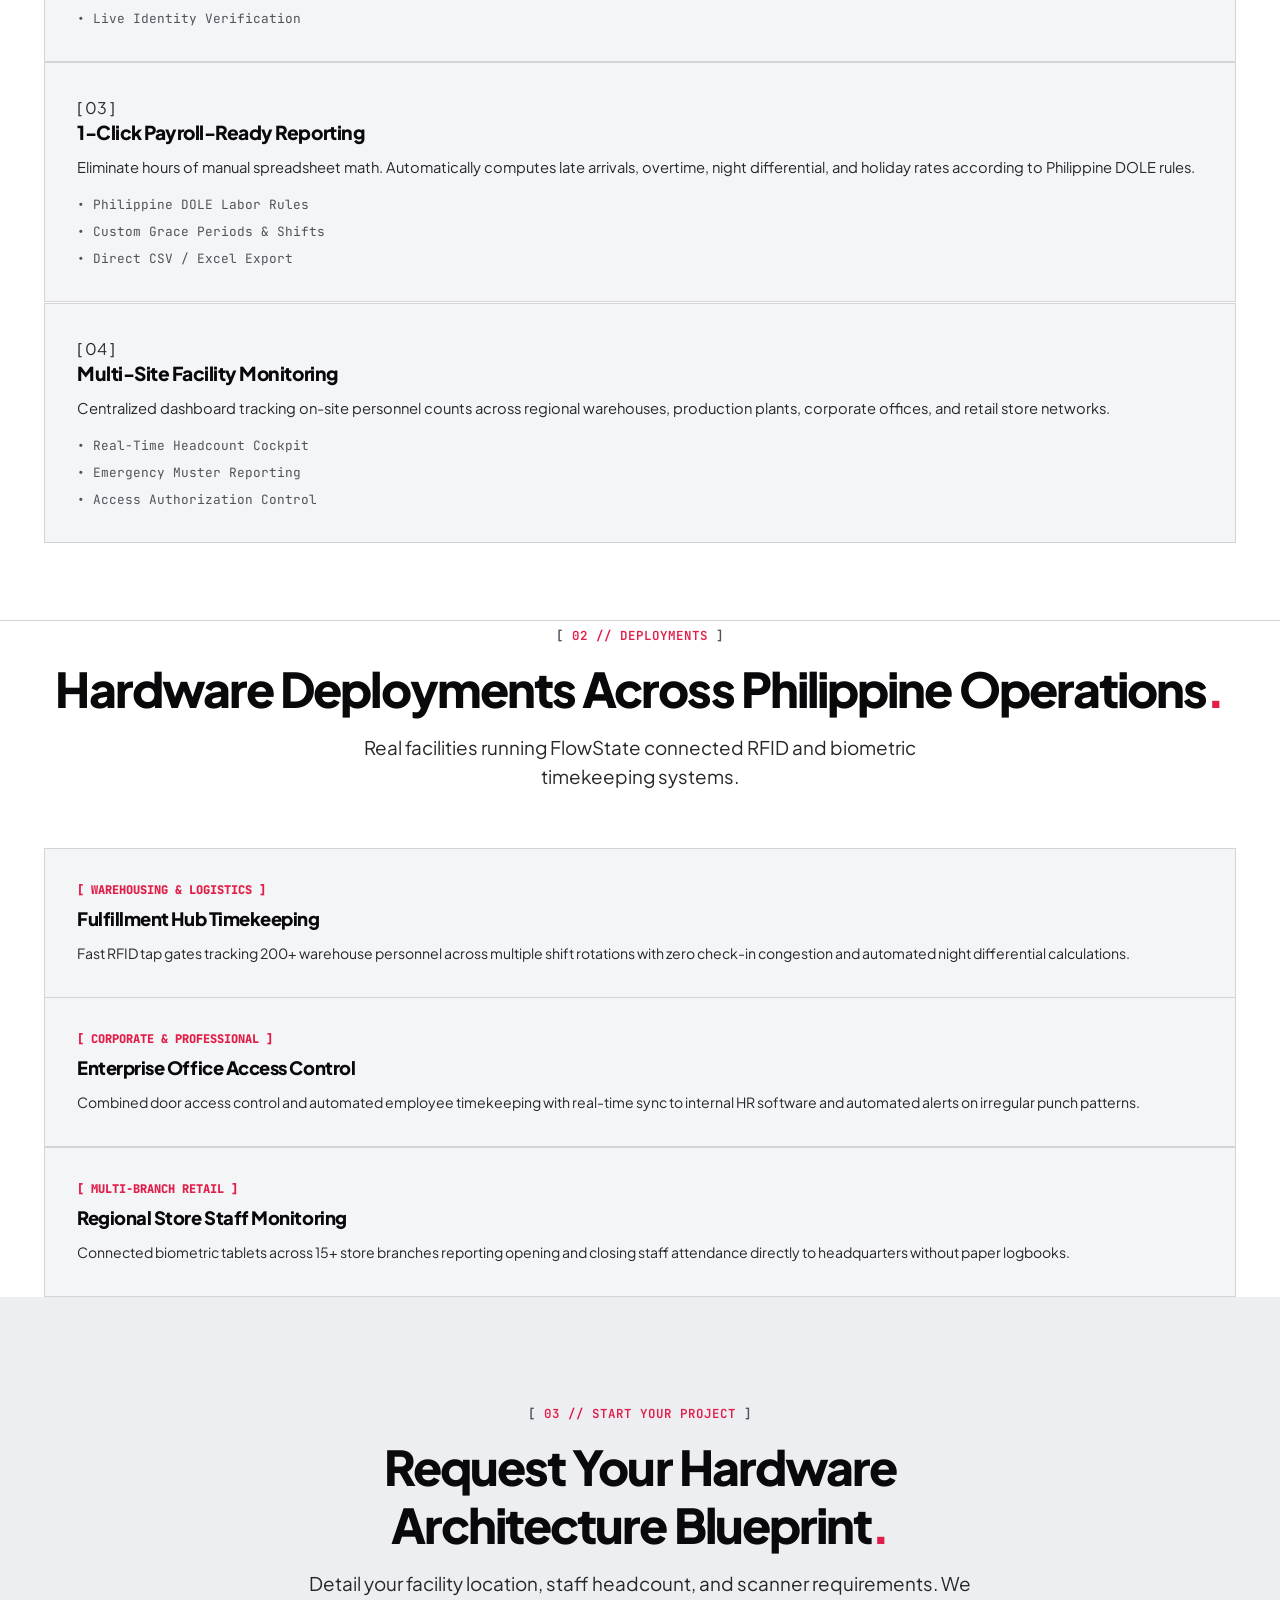
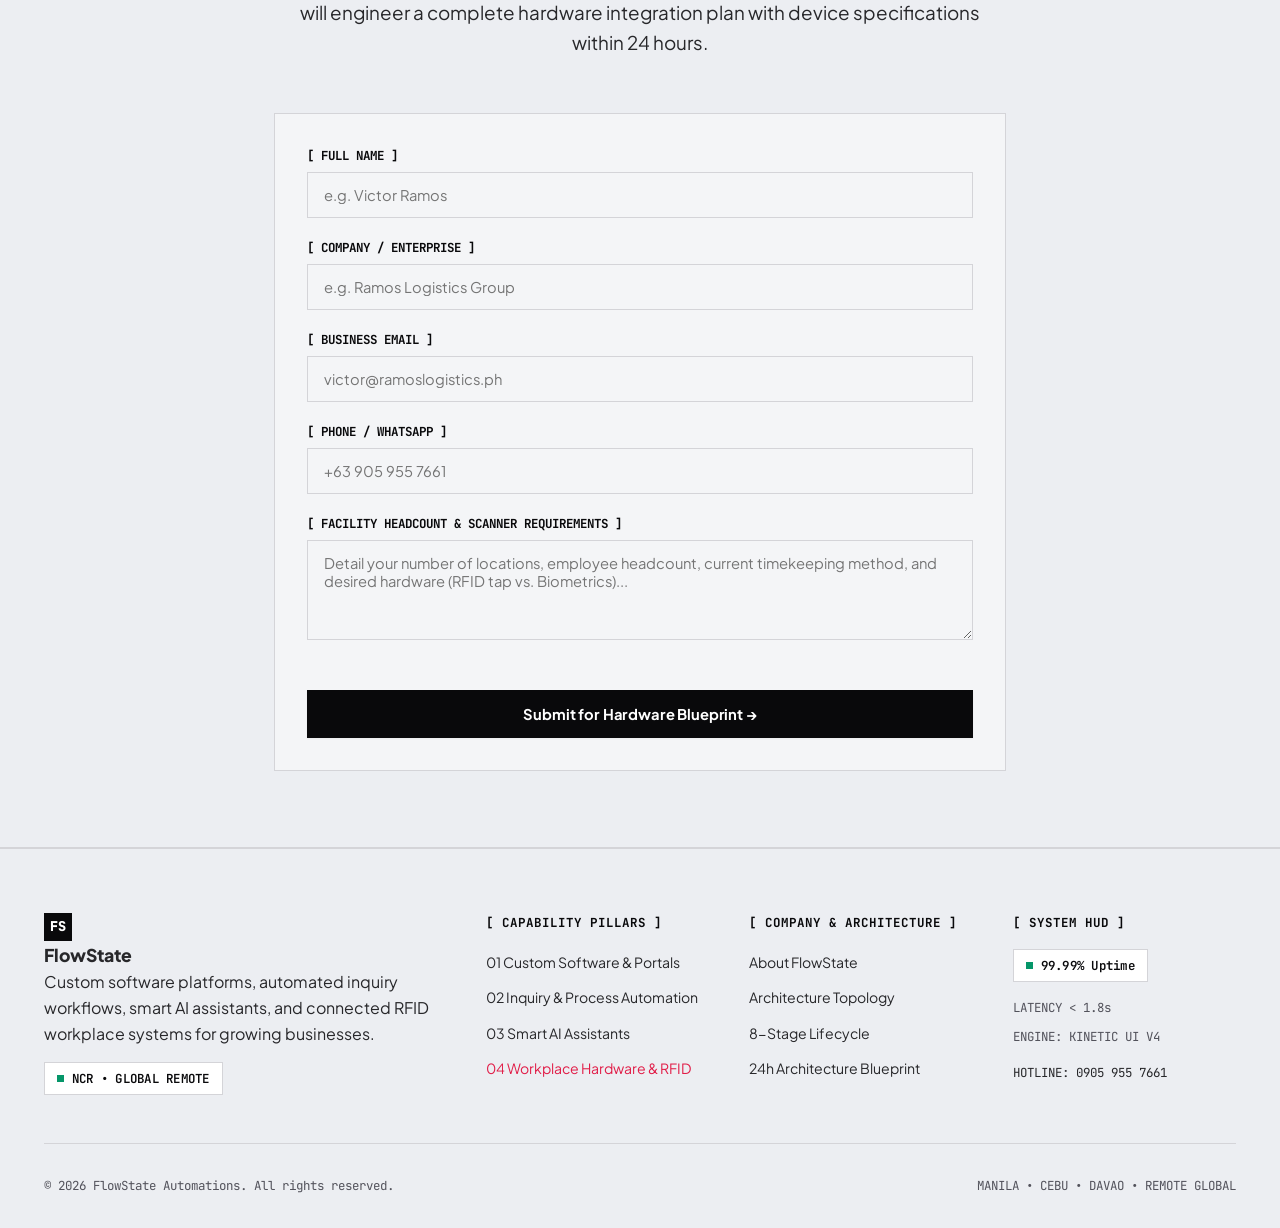
<file: workforce-systems.html>
<!DOCTYPE html>
<html lang="en">
<head>
  <meta charset="UTF-8">
  <meta name="viewport" content="width=device-width, initial-scale=1.0, viewport-fit=cover, interactive-widget=resizes-content">
  <title>Workplace Hardware & RFID Attendance Systems Philippines | FlowState</title>
  <meta name="description" content="Connect physical workplace hardware directly to your cloud manager. Real-time RFID tap card scanners and biometric devices with 1-click payroll-ready attendance logs.">
  <meta name="keywords" content="RFID Attendance System Philippines, Biometric Timekeeping Cloud Integration Manila, Door Access Control System NCR, Time and Attendance Software Philippines, Workforce Management Hardware, Cloud RFID Scanner Integration">
  <meta name="author" content="FlowState Automations">
  <meta name="robots" content="index, follow, max-snippet:-1, max-image-preview:large, max-video-preview:-1">
  <link rel="canonical" href="https://flowstate-automations.pages.dev/workforce-systems.html">

  <!-- Open Graph / Facebook -->
  <meta property="og:type" content="website">
  <meta property="og:site_name" content="FlowState Automations">
  <meta property="og:url" content="https://flowstate-automations.pages.dev/workforce-systems.html">
  <meta property="og:title" content="Workplace Hardware & RFID Attendance Systems Philippines | FlowState">
  <meta property="og:description" content="Connect physical RFID scanners and biometric devices directly to your central cloud dashboard with 1-click payroll-ready timekeeping.">
  <meta property="og:image" content="https://flowstate-automations.pages.dev/og-image.png">
  <meta property="og:image:width" content="1200">
  <meta property="og:image:height" content="630">
  <meta property="og:image:alt" content="FlowState Automations - Workplace Hardware & RFID Systems Philippines">
  <meta property="og:locale" content="en_PH">

  <!-- Twitter -->
  <meta name="twitter:card" content="summary_large_image">
  <meta name="twitter:url" content="https://flowstate-automations.pages.dev/workforce-systems.html">
  <meta name="twitter:title" content="Workplace Hardware & RFID Attendance Systems Philippines | FlowState">
  <meta name="twitter:description" content="Physical RFID and biometric devices connected directly to real-time central cloud dashboards with 1-click payroll export.">
  <meta name="twitter:image" content="https://flowstate-automations.pages.dev/og-image.png">

  <!-- Local SEO & Geo Meta Tags -->
  <meta name="geo.region" content="PH-00">
  <meta name="geo.placename" content="Metro Manila, National Capital Region (NCR)">
  <meta name="geo.position" content="14.5547;121.0244">
  <meta name="ICBM" content="14.5547, 121.0244">

  <!-- Fonts -->
  <link rel="preconnect" href="https://fonts.googleapis.com">
  <link rel="preconnect" href="https://fonts.gstatic.com" crossorigin>
  <link href="https://fonts.googleapis.com/css2?family=JetBrains+Mono:wght@400;500;600;700&family=Plus+Jakarta+Sans:wght@400;500;600;700;800&display=swap" rel="stylesheet">
  
  <!-- Core Design System & Chatbot Styles -->
  <link rel="stylesheet" href="styles.css">
  <link rel="stylesheet" href="chatbot.css">

  <!-- High-Authority JSON-LD Structured Data Schema -->
  <script type="application/ld+json">
  {
    "@context": "https://schema.org",
    "@graph": [
      {
        "@type": "WebPage",
        "@id": "https://flowstate-automations.pages.dev/workforce-systems.html#webpage",
        "url": "https://flowstate-automations.pages.dev/workforce-systems.html",
        "name": "Workplace Hardware & RFID Attendance Systems Philippines | FlowState",
        "description": "Physical workplace RFID attendance scanners and biometric sensors connected directly to real-time central cloud dashboards with 1-click payroll-ready export.",
        "isPartOf": {
          "@type": "WebSite",
          "@id": "https://flowstate-automations.pages.dev/#website",
          "name": "FlowState Automations",
          "url": "https://flowstate-automations.pages.dev/"
        },
        "breadcrumb": {
          "@type": "BreadcrumbList",
          "itemListElement": [
            {
              "@type": "ListItem",
              "position": 1,
              "name": "Home",
              "item": "https://flowstate-automations.pages.dev/"
            },
            {
              "@type": "ListItem",
              "position": 2,
              "name": "Workplace Hardware & RFID",
              "item": "https://flowstate-automations.pages.dev/workforce-systems.html"
            }
          ]
        }
      },
      {
        "@type": "Service",
        "@id": "https://flowstate-automations.pages.dev/workforce-systems.html#service",
        "name": "Workplace Hardware & RFID Attendance Systems",
        "provider": {
          "@type": "ProfessionalService",
          "@id": "https://flowstate-automations.pages.dev/#organization",
          "name": "FlowState Automations",
          "url": "https://flowstate-automations.pages.dev/",
          "logo": "https://flowstate-automations.pages.dev/logo.png",
          "image": "https://flowstate-automations.pages.dev/og-image.png",
          "telephone": "+639059557661",
          "priceRange": "₱30,000 - ₱280,000",
          "address": {
            "@type": "PostalAddress",
            "addressLocality": "Taguig",
            "addressRegion": "Metro Manila",
            "addressCountry": "PH"
          }
        },
        "serviceType": "Hardware IoT Bridging, RFID Attendance & Biometrics",
        "areaServed": ["Philippines", "Global Remote"],
        "description": "Connecting on-premise RFID tap cards and biometric sensors directly with cloud web platforms for unified real-time timekeeping."
      },
      {
        "@type": "FAQPage",
        "@id": "https://flowstate-automations.pages.dev/workforce-systems.html#faq",
        "mainEntity": [
          {
            "@type": "Question",
            "name": "How does physical hardware communicate with our cloud software?",
            "acceptedAnswer": {
              "@type": "Answer",
              "text": "We engineer secure hardware bridges connecting RFID readers and biometric scanners directly to your cloud dashboard via encrypted real-time sync, recording attendance punches in under 80 milliseconds."
            }
          },
          {
            "@type": "Question",
            "name": "Does the system work if internet connection drops temporarily?",
            "acceptedAnswer": {
              "@type": "Answer",
              "text": "Yes. The devices maintain an encrypted local memory cache. When network connectivity is restored, all offline attendance records automatically synchronize to the cloud with verified original timestamps."
            }
          },
          {
            "@type": "Question",
            "name": "Can we export attendance logs directly into Philippine payroll formats?",
            "acceptedAnswer": {
              "@type": "Answer",
              "text": "Yes. The system includes 1-click exports formatted for Philippine payroll computation, factoring in regular hours, overtime (OT), night differential, grace periods, and late deductions according to DOLE rules."
            }
          }
        ]
      }
    ]
  }
  </script>
</head>
<body>

  <!-- Kinetic Background Canvas Layer -->
  <canvas id="kineticBgCanvas"></canvas>

  <div class="page-wrapper">

    <!-- 1. STICKY SWISS NAVBAR -->
    <header class="navbar-sticky">
      <div class="nav-container">
        <a href="index.html" class="brand-logo" aria-label="FlowState Automations Home">
          <div class="brand-logo-mark">FS</div>
          <div class="brand-logo-text">
            <span class="brand-name">FlowState</span>
            <span class="brand-sub">AUTOMATIONS</span>
          </div>
        </a>

        <nav class="nav-menu" aria-label="Main Navigation">
          <div class="nav-item-dropdown">
            <button class="nav-link nav-dropdown-trigger active" aria-expanded="false" aria-haspopup="true">
              <span>Solutions</span>
              <svg class="dropdown-chevron" viewBox="0 0 24 24" width="12" height="12" fill="none" stroke="currentColor" stroke-width="2.5"><path d="M6 9l6 6 6-6"/></svg>
            </button>
            <div class="nav-dropdown-menu">
              <div class="nav-dropdown-header">[ 4 CORE CAPABILITY PILLARS ]</div>
              <div class="nav-dropdown-grid">
                <a href="custom-software.html" class="nav-dropdown-card">
                  <div class="nav-dropdown-tag">[ PILLAR 01 ]</div>
                  <div class="nav-dropdown-title">Custom Software &amp; Portals</div>
                  <div class="nav-dropdown-desc">Bespoke management systems, CRMs &amp; private databases with ₱0 per-user fees.</div>
                </a>
                <a href="process-automation.html" class="nav-dropdown-card">
                  <div class="nav-dropdown-tag">[ PILLAR 02 ]</div>
                  <div class="nav-dropdown-title">Inquiry &amp; Process Automation</div>
                  <div class="nav-dropdown-desc">Multi-channel triage (WhatsApp, Meta) with two-way calendar locking.</div>
                </a>
                <a href="applied-ai.html" class="nav-dropdown-card">
                  <div class="nav-dropdown-tag">[ PILLAR 03 ]</div>
                  <div class="nav-dropdown-title">Smart AI Assistants</div>
                  <div class="nav-dropdown-desc">Fast Taglish customer triage under 1.8s &amp; internal knowledge retrieval.</div>
                </a>
                <a href="workforce-systems.html" class="nav-dropdown-card" style="border-color: var(--brand-accent); background: var(--canvas-card);">
                  <div class="nav-dropdown-tag">[ PILLAR 04 // ACTIVE ]</div>
                  <div class="nav-dropdown-title">Workplace Hardware &amp; RFID</div>
                  <div class="nav-dropdown-desc">Physical RFID &amp; biometric hardware connected directly to cloud dashboards.</div>
                </a>
              </div>
            </div>
          </div>
          <a href="index.html#simulator" class="nav-link">Live Demo</a>
          <a href="about.html#lifecycle" class="nav-link">How We Deliver</a>
          <a href="about.html" class="nav-link">About Us</a>
        </nav>

        <div class="nav-actions">
          <button class="nav-btn-chat" onclick="window.openFlowStateChat ? window.openFlowStateChat() : null" aria-label="Open Live Chat Desk">
            <span class="status-dot"></span>
            <span>Chat Live</span>
          </button>
          <a href="#contact" class="btn btn-primary nav-cta-desktop" style="padding: 0.55rem 1.15rem; font-size: 0.85rem;">
            <span>Get Blueprint</span>
            <svg class="btn-icon" viewBox="0 0 24 24" fill="none" stroke="currentColor" stroke-width="2.5"><path d="M5 12h14M12 5l7 7-7 7"/></svg>
          </a>
          <button class="mobile-menu-btn" id="mobileMenuBtn" aria-label="Toggle Navigation">
            <svg viewBox="0 0 24 24" width="22" height="22" fill="none" stroke="currentColor" stroke-width="2"><line x1="3" y1="6" x2="21" y2="6"/><line x1="3" y1="12" x2="21" y2="12"/><line x1="3" y1="18" x2="21" y2="18"/></svg>
          </button>
        </div>
      </div>

      <!-- Mobile Navigation Drawer -->
      <div class="mobile-drawer" id="mobileDrawer">
        <nav class="mobile-nav-links">
          <div class="mobile-nav-group-title">[ SOLUTIONS ]</div>
          <a href="custom-software.html" class="mobile-nav-link" onclick="closeMobileMenu()"><span>01 // Custom Software &amp; Portals</span><span>&rarr;</span></a>
          <a href="process-automation.html" class="mobile-nav-link" onclick="closeMobileMenu()"><span>02 // Inquiry &amp; Process Automation</span><span>&rarr;</span></a>
          <a href="applied-ai.html" class="mobile-nav-link" onclick="closeMobileMenu()"><span>03 // Smart AI Assistants</span><span>&rarr;</span></a>
          <a href="workforce-systems.html" class="mobile-nav-link" onclick="closeMobileMenu()" style="color: var(--brand-accent); font-weight: 800;"><span>04 // Workplace Hardware &amp; RFID</span><span>&bull;</span></a>
          <div class="mobile-nav-group-title" style="margin-top: 0.85rem;">[ PLATFORM &amp; COMPANY ]</div>
          <a href="index.html#simulator" class="mobile-nav-link" onclick="closeMobileMenu()"><span>05 // Live Demo Sandbox</span><span>&rarr;</span></a>
          <a href="about.html#lifecycle" class="mobile-nav-link" onclick="closeMobileMenu()"><span>06 // How We Deliver (8 Stages)</span><span>&rarr;</span></a>
          <a href="about.html" class="mobile-nav-link" onclick="closeMobileMenu()"><span>07 // About FlowState</span><span>&rarr;</span></a>
          <a href="#contact" class="btn btn-primary" style="margin-top: 1.15rem; width: 100%;" onclick="closeMobileMenu()">
            <span>Request Free Blueprint &rarr;</span>
          </a>
        </nav>
      </div>
    </header>

    <!-- 2. KINETIC HERO SECTION -->
    <section class="hero-section">
      <div class="section-container">
        <div class="hero-grid">
          <div class="hero-text-col">
            <div class="hero-tag-row">
              <span class="status-pill"><span class="status-dot"></span> PILLAR 04 // HARDWARE INTEGRATION</span>
              <span class="status-pill" style="border-color: var(--brand-accent); color: var(--brand-accent);">REAL-TIME CLOUD BRIDGE</span>
            </div>
            <h1 class="hero-title" style="margin-top: 1rem;">
              Workplace Hardware &amp; RFID Attendance Systems<span class="red-dot">.</span>
            </h1>
            <p class="hero-subtitle">
              Connect physical workplace hardware directly to your cloud manager. Real-time RFID tap card readers and biometric devices with instant attendance sync, zero buddy-punching, and 1-click payroll calculation.
            </p>
            <div class="hero-cta-group">
              <a href="#contact" class="btn btn-primary">
                <span>Request Hardware Blueprint</span>
                <svg class="btn-icon" viewBox="0 0 24 24" fill="none" stroke="currentColor" stroke-width="2.5"><path d="M5 12h14M12 5l7 7-7 7"/></svg>
              </a>
              <button class="btn btn-outline" onclick="window.openFlowStateChat ? window.openFlowStateChat() : null">
                <span>Consult Hardware Specialist</span>
              </button>
            </div>
          </div>

          <!-- Hero Telemetry Chassis -->
          <div class="hero-telemetry-col">
            <div class="kinetic-card" style="padding: 1.5rem; background: var(--canvas-card);">
              <div style="display: flex; justify-content: space-between; align-items: center; border-bottom: 1px solid var(--border-subtle); padding-bottom: 0.75rem; margin-bottom: 1rem;">
                <span style="font-family: var(--font-mono); font-size: 0.75rem; font-weight: 800; color: var(--brand-accent);">[ HARDWARE BRIDGE SPECS ]</span>
                <span style="font-family: var(--font-mono); font-size: 0.72rem; color: var(--ink-muted);">REAL-TIME EVENT STREAM</span>
              </div>
              <div style="display: flex; flex-direction: column; gap: 0.85rem;">
                <div>
                  <div style="font-family: var(--font-mono); font-size: 0.72rem; color: var(--ink-muted);">SCANNER PROTOCOLS</div>
                  <div style="font-size: 0.95rem; font-weight: 700; color: var(--ink-primary);">13.56MHz NFC / 125kHz RFID / Biometric Sensors</div>
                </div>
                <div>
                  <div style="font-family: var(--font-mono); font-size: 0.72rem; color: var(--ink-muted);">CLOUD SYNC SPEED</div>
                  <div style="font-size: 0.95rem; font-weight: 800; color: var(--brand-accent);">&lt; 80ms Real-Time Cloud Punch Sync</div>
                </div>
                <div>
                  <div style="font-family: var(--font-mono); font-size: 0.72rem; color: var(--ink-muted);">OFFLINE RESILIENCE</div>
                  <div style="font-size: 0.95rem; font-weight: 700; color: var(--ink-primary);">Encrypted Local Memory / Auto Re-sync</div>
                </div>
                <div>
                  <div style="font-family: var(--font-mono); font-size: 0.72rem; color: var(--ink-muted);">PAYROLL COMPLIANCE</div>
                  <div style="font-size: 0.95rem; font-weight: 700; color: var(--ink-primary);">1-Click DOLE-Compliant CSV/Excel Export</div>
                </div>
              </div>
            </div>
          </div>
        </div>
      </div>
    </section>

    <!-- 3. CORE HARDWARE CAPABILITIES -->
    <section class="methodology-section" style="background: #FFFFFF;">
      <div class="section-container">
        <div class="section-header text-center">
          <span class="section-tag">01 // HARDWARE CAPABILITIES</span>
          <h2 class="section-title">What We Build in Workplace Hardware<span class="red-dot">.</span></h2>
          <p class="section-subtitle">We engineer unified physical scanner hardware directly connected to your central operations dashboard.</p>
        </div>

        <div class="bento-grid-4">
          <div class="kinetic-card" style="padding: 2rem;">
            <div class="methodology-num">[ 01 ]</div>
            <h3 style="font-size: 1.2rem; font-weight: 800; color: var(--ink-primary); margin-bottom: 0.75rem;">Instant RFID Tap Scanners</h3>
            <p style="font-size: 0.92rem; color: var(--ink-secondary); line-height: 1.6;">
              Equip staff with fast NFC / RFID keycards or keyfobs for sub-second check-ins. Scanners connect via Wi-Fi or Ethernet directly to your cloud manager.
            </p>
            <ul style="margin-top: 1rem; list-style: none; padding: 0; display: flex; flex-direction: column; gap: 0.4rem; font-family: var(--font-mono); font-size: 0.8rem; color: var(--ink-muted);">
              <li>&bull; Sub-80ms Card Tap Sync</li>
              <li>&bull; Audio &amp; LED Visual Feedback</li>
              <li>&bull; Multi-Branch Device Management</li>
            </ul>
          </div>

          <div class="kinetic-card" style="padding: 2rem;">
            <div class="methodology-num">[ 02 ]</div>
            <h3 style="font-size: 1.2rem; font-weight: 800; color: var(--ink-primary); margin-bottom: 0.75rem;">Biometric Verification &amp; Fraud Prevention</h3>
            <p style="font-size: 0.92rem; color: var(--ink-secondary); line-height: 1.6;">
              Optical fingerprint and facial verification sensors that eliminate buddy-punching, ghost employees, and manual paper logbook tampering.
            </p>
            <ul style="margin-top: 1rem; list-style: none; padding: 0; display: flex; flex-direction: column; gap: 0.4rem; font-family: var(--font-mono); font-size: 0.8rem; color: var(--ink-muted);">
              <li>&bull; 100% Anti-Buddy Punching</li>
              <li>&bull; Encrypted Template Storage</li>
              <li>&bull; Live Identity Verification</li>
            </ul>
          </div>

          <div class="kinetic-card" style="padding: 2rem;">
            <div class="methodology-num">[ 03 ]</div>
            <h3 style="font-size: 1.2rem; font-weight: 800; color: var(--ink-primary); margin-bottom: 0.75rem;">1-Click Payroll-Ready Reporting</h3>
            <p style="font-size: 0.92rem; color: var(--ink-secondary); line-height: 1.6;">
              Eliminate hours of manual spreadsheet math. Automatically computes late arrivals, overtime, night differential, and holiday rates according to Philippine DOLE rules.
            </p>
            <ul style="margin-top: 1rem; list-style: none; padding: 0; display: flex; flex-direction: column; gap: 0.4rem; font-family: var(--font-mono); font-size: 0.8rem; color: var(--ink-muted);">
              <li>&bull; Philippine DOLE Labor Rules</li>
              <li>&bull; Custom Grace Periods &amp; Shifts</li>
              <li>&bull; Direct CSV / Excel Export</li>
            </ul>
          </div>

          <div class="kinetic-card" style="padding: 2rem;">
            <div class="methodology-num">[ 04 ]</div>
            <h3 style="font-size: 1.2rem; font-weight: 800; color: var(--ink-primary); margin-bottom: 0.75rem;">Multi-Site Facility Monitoring</h3>
            <p style="font-size: 0.92rem; color: var(--ink-secondary); line-height: 1.6;">
              Centralized dashboard tracking on-site personnel counts across regional warehouses, production plants, corporate offices, and retail store networks.
            </p>
            <ul style="margin-top: 1rem; list-style: none; padding: 0; display: flex; flex-direction: column; gap: 0.4rem; font-family: var(--font-mono); font-size: 0.8rem; color: var(--ink-muted);">
              <li>&bull; Real-Time Headcount Cockpit</li>
              <li>&bull; Emergency Muster Reporting</li>
              <li>&bull; Access Authorization Control</li>
            </ul>
          </div>
        </div>
      </div>
    </section>

    <!-- 4. PHYSICAL HARDWARE USE CASES -->
    <section class="pipeline-section">
      <div class="section-container">
        <div class="section-header text-center">
          <span class="section-tag">02 // DEPLOYMENTS</span>
          <h2 class="section-title">Hardware Deployments Across Philippine Operations<span class="red-dot">.</span></h2>
          <p class="section-subtitle">Real facilities running FlowState connected RFID and biometric timekeeping systems.</p>
        </div>

        <div class="bento-grid-3">
          <div class="kinetic-card" style="padding: 2rem;">
            <div style="font-family: var(--font-mono); font-size: 0.75rem; color: var(--brand-accent); font-weight: 800; margin-bottom: 0.5rem;">[ WAREHOUSING &amp; LOGISTICS ]</div>
            <h3 style="font-size: 1.15rem; font-weight: 800; color: var(--ink-primary); margin-bottom: 0.75rem;">Fulfillment Hub Timekeeping</h3>
            <p style="font-size: 0.88rem; color: var(--ink-secondary); line-height: 1.6;">
              Fast RFID tap gates tracking 200+ warehouse personnel across multiple shift rotations with zero check-in congestion and automated night differential calculations.
            </p>
          </div>

          <div class="kinetic-card" style="padding: 2rem;">
            <div style="font-family: var(--font-mono); font-size: 0.75rem; color: var(--brand-accent); font-weight: 800; margin-bottom: 0.5rem;">[ CORPORATE &amp; PROFESSIONAL ]</div>
            <h3 style="font-size: 1.15rem; font-weight: 800; color: var(--ink-primary); margin-bottom: 0.75rem;">Enterprise Office Access Control</h3>
            <p style="font-size: 0.88rem; color: var(--ink-secondary); line-height: 1.6;">
              Combined door access control and automated employee timekeeping with real-time sync to internal HR software and automated alerts on irregular punch patterns.
            </p>
          </div>

          <div class="kinetic-card" style="padding: 2rem;">
            <div style="font-family: var(--font-mono); font-size: 0.75rem; color: var(--brand-accent); font-weight: 800; margin-bottom: 0.5rem;">[ MULTI-BRANCH RETAIL ]</div>
            <h3 style="font-size: 1.15rem; font-weight: 800; color: var(--ink-primary); margin-bottom: 0.75rem;">Regional Store Staff Monitoring</h3>
            <p style="font-size: 0.88rem; color: var(--ink-secondary); line-height: 1.6;">
              Connected biometric tablets across 15+ store branches reporting opening and closing staff attendance directly to headquarters without paper logbooks.
            </p>
          </div>
        </div>
      </div>
    </section>

    <!-- 5. LEAD CAPTURE / BLUEPRINT FORM -->
    <section class="hero-section" id="contact" style="background: var(--canvas-paper);">
      <div class="section-container" style="max-width: 780px;">
        <div class="section-header text-center">
          <span class="section-tag">03 // START YOUR PROJECT</span>
          <h2 class="section-title">Request Your Hardware Architecture Blueprint<span class="red-dot">.</span></h2>
          <p class="section-subtitle">
            Detail your facility location, staff headcount, and scanner requirements. We will engineer a complete hardware integration plan with device specifications within 24 hours.
          </p>
        </div>

        <div class="kinetic-card" style="padding: 2rem; background: var(--canvas-card);">
          <form class="contact-form" id="leadCaptureForm" onsubmit="event.preventDefault(); window.submitLeadCapture ? window.submitLeadCapture(event) : null;">
            <input type="hidden" name="service_pillar" value="Pillar 4: Integrated Technology Solutions">
            <div class="form-grid">
              <div class="form-group">
                <label for="contactName" class="form-label">[ FULL NAME ]</label>
                <input type="text" id="contactName" name="name" class="form-input" placeholder="e.g. Victor Ramos" required>
              </div>
              <div class="form-group">
                <label for="contactCompany" class="form-label">[ COMPANY / ENTERPRISE ]</label>
                <input type="text" id="contactCompany" name="company" class="form-input" placeholder="e.g. Ramos Logistics Group" required>
              </div>
            </div>
            <div class="form-grid" style="margin-top: 1rem;">
              <div class="form-group">
                <label for="contactEmail" class="form-label">[ BUSINESS EMAIL ]</label>
                <input type="email" id="contactEmail" name="email" class="form-input" placeholder="victor@ramoslogistics.ph" required>
              </div>
              <div class="form-group">
                <label for="contactPhone" class="form-label">[ PHONE / WHATSAPP ]</label>
                <input type="tel" id="contactPhone" name="phone" class="form-input" placeholder="+63 905 955 7661" required>
              </div>
            </div>
            <div class="form-group" style="margin-top: 1rem;">
              <label for="contactDetails" class="form-label">[ FACILITY HEADCOUNT &amp; SCANNER REQUIREMENTS ]</label>
              <textarea id="contactDetails" name="requirements" class="form-input" rows="4" placeholder="Detail your number of locations, employee headcount, current timekeeping method, and desired hardware (RFID tap vs. Biometrics)..." required></textarea>
            </div>
            <button type="submit" class="btn btn-primary" id="leadCaptureSubmitBtn" style="width: 100%; margin-top: 1.5rem; justify-content: center;">
              <span>Submit for Hardware Blueprint &rarr;</span>
            </button>
            <div id="leadCaptureFeedback" class="form-feedback" style="display: none; margin-top: 1rem; font-family: var(--font-mono); font-size: 0.85rem; text-align: center;"></div>
          </form>
        </div>
      </div>
    </section>

    <!-- 6. RICH GLOBAL FOOTER -->
    <footer class="footer-section">
      <div class="section-container">
        <div class="footer-grid">
          <div class="footer-col-brand">
            <div class="footer-brand-row">
              <div class="brand-logo-mark">FS</div>
              <span class="brand-name" style="font-size: 1.1rem; font-weight: 800;">FlowState</span>
            </div>
            <p class="footer-brand-desc">
              Custom software platforms, automated inquiry workflows, smart AI assistants, and connected RFID workplace systems for growing businesses.
            </p>
            <div style="display: flex; gap: 0.5rem; align-items: center; margin-top: 1rem;">
              <span class="status-pill"><span class="status-dot"></span> NCR &bull; GLOBAL REMOTE</span>
            </div>
          </div>

          <div>
            <div class="footer-col-title">[ Capability Pillars ]</div>
            <ul class="footer-links">
              <li><a href="custom-software.html" class="footer-link">01 Custom Software &amp; Portals</a></li>
              <li><a href="process-automation.html" class="footer-link">02 Inquiry &amp; Process Automation</a></li>
              <li><a href="applied-ai.html" class="footer-link">03 Smart AI Assistants</a></li>
              <li><a href="workforce-systems.html" class="footer-link active" style="color: var(--brand-accent);">04 Workplace Hardware &amp; RFID</a></li>
            </ul>
          </div>

          <div>
            <div class="footer-col-title">[ Company &amp; Architecture ]</div>
            <ul class="footer-links">
              <li><a href="about.html" class="footer-link">About FlowState</a></li>
              <li><a href="about.html#architecture" class="footer-link">Architecture Topology</a></li>
              <li><a href="about.html#lifecycle" class="footer-link">8-Stage Lifecycle</a></li>
              <li><a href="#contact" class="footer-link">24h Architecture Blueprint</a></li>
            </ul>
          </div>

          <div>
            <div class="footer-col-title">[ System HUD ]</div>
            <ul class="footer-links">
              <li><span class="status-pill"><span class="status-dot"></span> 99.99% Uptime</span></li>
              <li style="font-family: var(--font-mono); font-size: 0.78rem; color: var(--ink-muted); margin-top: 6px;">LATENCY &lt; 1.8s</li>
              <li style="font-family: var(--font-mono); font-size: 0.78rem; color: var(--ink-muted);">ENGINE: KINETIC UI V4</li>
              <li style="font-family: var(--font-mono); font-size: 0.78rem; color: var(--ink-muted); margin-top: 6px;">
                <a href="tel:+639059557661" style="color: var(--ink-secondary);">HOTLINE: 0905 955 7661</a>
              </li>
            </ul>
          </div>
        </div>

        <div class="footer-bottom">
          <span>&copy; 2026 FlowState Automations. All rights reserved.</span>
          <span>MANILA &bull; CEBU &bull; DAVAO &bull; REMOTE GLOBAL</span>
        </div>
      </div>
    </footer>

  </div>

  <!-- Anime.js v4 Animation Engine -->
  <script src="js/anime.umd.js" defer></script>
  <!-- Application Controller -->
  <script src="app.js" defer></script>
  <!-- Mechanical Live Chatbot Controller -->
  <script src="chatbot.js" defer></script>
</body>
</html>
</file>
<file: styles.css>
/* ==========================================================================
   FLOWSTATE AUTOMATIONS — ANIME.JS V4 KINETIC WHITE DESIGN SYSTEM
   Sharp Mechanical Geometry (0px Radii) • Swiss Typography • Kinetic Canvas Grid
   Palette: Pure White (#FFFFFF), Carbon Ink (#09090B), Signal Crimson (#E11D48)
   ========================================================================== */

@import url('https://fonts.googleapis.com/css2?family=Instrument+Serif:ital@0;1&family=JetBrains+Mono:wght@400;500;600;700&family=Plus+Jakarta+Sans:wght@400;500;600;700;800&display=swap');

:root {
  /* Canvas & Surfaces */
  --canvas-base: #FFFFFF;
  --canvas-paper: #ECEEF2;      /* Deep tinted paper for inner panels, metric blocks, code containers */
  --canvas-subtle: #E2E5E9;     /* Clean subtle fill for chips, pills, dividers */
  --canvas-surface: #F8F9FA;    /* Elevated clean surface */
  --canvas-card: #F4F5F7;       /* Slightly darker shade of white (96% brightness zinc-cool porcelain) for all text boxes */
  --canvas-card-hover: #E9EBF0; /* Refined kinetic hover tone */
  --canvas-terminal: #09090B;

  /* Inks / Typography (High Contrast, Razor Sharp Readability) */
  --ink-primary: #09090B;       /* Deep Obsidian Carbon */
  --ink-secondary: #27272A;     /* Dark Charcoal (Significantly improved from #4B5563 for effortless reading) */
  --ink-muted: #52525B;         /* High-contrast secondary text & mono badges (Significantly improved from #71717A) */
  --ink-inverse: #F8FAFC;

  /* Brand Accents */
  --brand-accent: #E11D48; /* Signal Crimson */
  --brand-accent-hover: #BE123C;
  --brand-accent-subtle: rgba(225, 29, 72, 0.08);
  --brand-dark: #09090B;
  --brand-dark-hover: #18181B;
  --brand-success: #059669;
  --brand-warning: #D97706;
  --brand-danger: #DC2626;

  /* Borders & Dividers */
  --border-subtle: #D4D4D8;
  --border-card: #D4D4D8;
  --border-card-hover: #09090B;
  --border-active: #E11D48;
  --border-strong: #09090B;

  /* Typography Stacks */
  --font-display: 'Plus Jakarta Sans', -apple-system, BlinkMacSystemFont, 'Segoe UI', Roboto, sans-serif;
  --font-body: 'Plus Jakarta Sans', -apple-system, BlinkMacSystemFont, 'Segoe UI', Roboto, sans-serif;
  --font-mono: 'JetBrains Mono', ui-monospace, SFMono-Regular, Menlo, Monaco, Consolas, monospace;
  --font-serif: 'Instrument Serif', Georgia, 'Times New Roman', serif;

  /* Shadows (Subtle, Clean Architectural Shadows) */
  --shadow-sm: 0 1px 2px rgba(0, 0, 0, 0.05);
  --shadow-md: 0 4px 12px rgba(0, 0, 0, 0.06);
  --shadow-lg: 0 12px 32px rgba(0, 0, 0, 0.08);
  --shadow-sharp: 4px 4px 0px #09090B;
  --shadow-sharp-sm: 2px 2px 0px #09090B;

  /* Sharp Geometry: 0px radii */
  --radius-sm: 0px;
  --radius-md: 0px;
  --radius-lg: 0px;
  --radius-xl: 0px;
  --radius-pill: 0px;
}

/* Base Resets */
*, *::before, *::after {
  box-sizing: border-box;
  margin: 0;
  padding: 0;
}

html {
  scroll-behavior: smooth;
  scroll-padding-top: 130px;
  color-scheme: light;
  -webkit-text-size-adjust: 100%;
}

section[id], div[id], main[id] {
  scroll-margin-top: 130px;
}

body {
  background-color: var(--canvas-base);
  color: var(--ink-secondary);
  font-family: var(--font-body);
  font-size: 1rem;
  line-height: 1.6;
  text-rendering: optimizeLegibility;
  -webkit-font-smoothing: antialiased;
  -moz-osx-font-smoothing: grayscale;
  overflow-x: hidden;
  position: relative;
  min-height: 100vh;
}

/* Kinetic Background Canvas */
.kinetic-bg-canvas,
#kineticBgCanvas {
  position: fixed;
  top: 0;
  left: 0;
  width: 100vw;
  height: 100vh;
  pointer-events: none;
  z-index: 0;
  opacity: 0.35;
}

/* Main Content Layer */
.page-wrapper {
  position: relative;
  z-index: 1;
}

h1, h2, h3, h4, h5, h6 {
  font-family: var(--font-display);
  color: var(--ink-primary);
  line-height: 1.2;
  font-weight: 700;
  letter-spacing: -0.025em;
  text-wrap: balance;
}

p, li, span, label {
  text-wrap: pretty;
}

a {
  color: inherit;
  text-decoration: none;
}

button, input, select, textarea {
  font-family: inherit;
  font-size: inherit;
  border-radius: 0;
}

.tabular-nums {
  font-family: var(--font-mono);
  font-variant-numeric: tabular-nums lining-nums;
  letter-spacing: -0.01em;
}

::selection {
  background-color: var(--brand-accent);
  color: #FFFFFF;
}

/* Red Dot Accent (Anime.js signature) */
.red-dot {
  color: var(--brand-accent);
  font-weight: 800;
}

/* Layout Utilities */
.section-container {
  width: 100%;
  max-width: 1240px;
  margin: 0 auto;
  padding: 0 1.5rem;
}

.text-center {
  text-align: center;
}

.section-header {
  margin-bottom: 3.5rem;
}

.section-tag {
  font-family: var(--font-mono);
  font-size: 0.78rem;
  font-weight: 600;
  letter-spacing: 0.08em;
  text-transform: uppercase;
  color: var(--brand-accent);
  margin-bottom: 0.85rem;
  display: inline-flex;
  align-items: center;
  gap: 0.5rem;
}

.section-tag::before {
  content: '[';
  color: var(--ink-muted);
}
.section-tag::after {
  content: ']';
  color: var(--ink-muted);
}

.section-title {
  font-size: clamp(2rem, 4vw, 3rem);
  font-weight: 800;
  color: var(--ink-primary);
  letter-spacing: -0.04em;
  margin-bottom: 1rem;
}

.section-subtitle {
  font-size: clamp(1rem, 1.8vw, 1.18rem);
  color: var(--ink-secondary);
  max-width: 680px;
  margin: 0 auto;
  line-height: 1.55;
}

/* Editorial High-Status Typography Variance */
.editorial-serif {
  font-family: var(--font-serif);
  font-style: italic;
  font-weight: 400;
  letter-spacing: -0.015em;
  line-height: inherit;
}

.hero-title .editorial-serif {
  font-size: 1.08em;
  font-weight: 400;
  color: var(--ink-primary);
  display: inline-block;
  padding: 0 0.04em;
}

.section-title .editorial-serif {
  font-size: 1.08em;
  font-weight: 400;
  color: var(--ink-primary);
  display: inline-block;
  padding: 0 0.04em;
}

/* Mechanical Sharp Buttons */
.btn {
  display: inline-flex;
  align-items: center;
  justify-content: center;
  gap: 0.6rem;
  padding: 0.85rem 1.6rem;
  font-size: 0.92rem;
  font-weight: 700;
  cursor: pointer;
  transition: all 0.18s cubic-bezier(0.16, 1, 0.3, 1);
  border: 1px solid transparent;
  border-radius: 0;
  text-align: center;
  letter-spacing: -0.01em;
  font-family: var(--font-display);
}

.btn-primary {
  background: var(--ink-primary);
  color: #FFFFFF;
  border-color: var(--ink-primary);
  box-shadow: var(--shadow-sm);
}

.btn-primary:hover {
  background: var(--brand-accent);
  border-color: var(--brand-accent);
  color: #FFFFFF;
  transform: translateY(-1px);
  box-shadow: var(--shadow-sharp-sm);
}

.btn-accent {
  background: var(--brand-accent);
  color: #FFFFFF;
  border-color: var(--brand-accent);
}

.btn-accent:hover {
  background: var(--brand-accent-hover);
  border-color: var(--brand-accent-hover);
  transform: translateY(-1px);
}

.btn-secondary {
  background: #FFFFFF;
  color: var(--ink-primary);
  border: 1px solid var(--border-subtle);
}

.btn-secondary:hover {
  background: var(--canvas-subtle);
  border-color: var(--ink-primary);
  color: var(--ink-primary);
}

.btn-icon {
  width: 16px;
  height: 16px;
  transition: transform 0.2s ease;
}

.btn:hover .btn-icon {
  transform: translateX(3px);
}

/* Monospace Status Pill */
.status-pill {
  display: inline-flex;
  align-items: center;
  gap: 0.5rem;
  font-family: var(--font-mono);
  font-size: 0.78rem;
  font-weight: 600;
  padding: 0.35rem 0.75rem;
  background: #FFFFFF;
  border: 1px solid var(--border-subtle);
  color: var(--ink-primary);
  letter-spacing: 0.02em;
}

.status-dot {
  width: 7px;
  height: 7px;
  background: var(--brand-success);
  border-radius: 0;
}

.status-dot-pulse {
  animation: pulseSquare 1.8s infinite;
}

@keyframes pulseSquare {
  0%, 100% { opacity: 1; transform: scale(1); }
  50% { opacity: 0.35; transform: scale(0.85); }
}

/* ==========================================================================
   1. NAVBAR (Sharp Swiss Header)
   ========================================================================== */
.navbar-sticky {
  position: sticky;
  top: 0;
  left: 0;
  right: 0;
  z-index: 100;
  background: rgba(255, 255, 255, 0.94);
  backdrop-filter: blur(12px);
  -webkit-backdrop-filter: blur(12px);
  border-bottom: 1px solid var(--border-subtle);
  transition: all 0.2s ease;
}

.nav-container {
  display: flex;
  align-items: center;
  justify-content: space-between;
  height: 72px;
  max-width: 1240px;
  margin: 0 auto;
  padding: 0 1.5rem;
}

.brand-logo {
  display: flex;
  align-items: center;
  gap: 0.65rem;
  font-weight: 800;
  font-size: 1.12rem;
  color: var(--ink-primary);
  letter-spacing: -0.04em;
}

.brand-logo-mark {
  width: 28px;
  height: 28px;
  background: var(--ink-primary);
  color: #FFFFFF;
  display: flex;
  align-items: center;
  justify-content: center;
  font-family: var(--font-mono);
  font-weight: 800;
  font-size: 0.85rem;
}

.brand-logo-text {
  display: flex;
  flex-direction: column;
  line-height: 1;
}

.brand-name {
  font-size: 1.05rem;
  font-weight: 800;
}

.brand-sub {
  font-family: var(--font-mono);
  font-size: 0.62rem;
  font-weight: 600;
  letter-spacing: 0.12em;
  color: var(--ink-muted);
  text-transform: uppercase;
  margin-top: 2px;
}

.nav-menu {
  display: flex;
  align-items: center;
  gap: 1.75rem;
  list-style: none;
}

.nav-link {
  font-size: 0.88rem;
  font-weight: 600;
  color: var(--ink-secondary);
  transition: color 0.15s ease;
  position: relative;
  padding: 0.25rem 0;
}

.nav-link:hover {
  color: var(--ink-primary);
}

.nav-link::after {
  content: '';
  position: absolute;
  bottom: 0;
  left: 0;
  width: 0;
  height: 2px;
  background: var(--brand-accent);
  transition: width 0.2s ease;
}

.nav-link:hover::after {
  width: 100%;
}

/* Solutions Mega-Menu & Dropdown */
.nav-item-dropdown {
  position: relative;
  display: inline-block;
}

.nav-dropdown-trigger {
  background: transparent;
  border: none;
  font-family: inherit;
  font-size: 0.88rem;
  font-weight: 600;
  color: var(--ink-secondary);
  cursor: pointer;
  display: inline-flex;
  align-items: center;
  gap: 0.35rem;
  padding: 0.25rem 0;
  transition: color 0.15s ease;
}

.nav-dropdown-trigger:hover,
.nav-item-dropdown:hover .nav-dropdown-trigger,
.nav-item-dropdown.active .nav-dropdown-trigger {
  color: var(--ink-primary);
}

.dropdown-chevron {
  transition: transform 0.2s ease;
}

.nav-item-dropdown:hover .dropdown-chevron,
.nav-item-dropdown.open .dropdown-chevron {
  transform: rotate(180deg);
}

.nav-dropdown-menu {
  position: absolute;
  top: 100%;
  left: 50%;
  transform: translateX(-50%) translateY(10px);
  width: 580px;
  background: #FFFFFF;
  border: 1px solid var(--border-strong);
  box-shadow: 4px 4px 0px #09090B;
  padding: 1.25rem;
  opacity: 0;
  visibility: hidden;
  pointer-events: none;
  transition: opacity 0.2s ease, transform 0.2s ease, visibility 0.2s;
  z-index: 200;
}

.nav-item-dropdown:hover .nav-dropdown-menu,
.nav-item-dropdown:focus-within .nav-dropdown-menu,
.nav-item-dropdown.open .nav-dropdown-menu {
  opacity: 1;
  visibility: visible;
  pointer-events: auto;
  transform: translateX(-50%) translateY(4px);
}

.nav-dropdown-header {
  font-family: var(--font-mono);
  font-size: 0.72rem;
  font-weight: 800;
  color: var(--brand-accent);
  letter-spacing: 0.08em;
  padding-bottom: 0.75rem;
  border-bottom: 1px solid var(--border-subtle);
  margin-bottom: 0.75rem;
}

.nav-dropdown-grid {
  display: grid;
  grid-template-columns: 1fr 1fr;
  gap: 0.75rem;
}

.nav-dropdown-card {
  display: block;
  text-decoration: none;
  padding: 0.85rem;
  background: var(--canvas-card);
  border: 1px solid var(--border-card);
  transition: all 0.15s ease;
}

.nav-dropdown-card:hover {
  background: #FFFFFF;
  border-color: var(--brand-accent);
  box-shadow: 2px 2px 0px #09090B;
  transform: translateY(-1px);
}

.nav-dropdown-tag {
  font-family: var(--font-mono);
  font-size: 0.68rem;
  font-weight: 800;
  color: var(--brand-accent);
  margin-bottom: 0.25rem;
}

.nav-dropdown-title {
  font-size: 0.88rem;
  font-weight: 800;
  color: var(--ink-primary);
  line-height: 1.3;
  margin-bottom: 0.25rem;
}

.nav-dropdown-desc {
  font-size: 0.76rem;
  color: var(--ink-muted);
  line-height: 1.4;
}

.mobile-nav-group-title {
  font-family: var(--font-mono);
  font-size: 0.7rem;
  font-weight: 800;
  color: var(--brand-accent);
  letter-spacing: 0.08em;
  padding: 0.6rem 0 0.35rem;
  border-bottom: 1px solid var(--border-subtle);
}

.nav-actions {
  display: flex;
  align-items: center;
  gap: 0.75rem;
}

.nav-btn-chat {
  font-family: var(--font-mono);
  font-size: 0.82rem;
  font-weight: 600;
  padding: 0.55rem 1rem;
  background: var(--canvas-subtle);
  border: 1px solid var(--border-subtle);
  color: var(--ink-primary);
  cursor: pointer;
  transition: all 0.15s ease;
  display: inline-flex;
  align-items: center;
  gap: 0.45rem;
}

.nav-btn-chat:hover {
  background: var(--ink-primary);
  color: #FFFFFF;
  border-color: var(--ink-primary);
}

.mobile-menu-btn {
  display: none;
  background: transparent;
  border: 1px solid var(--border-subtle);
  padding: 0.5rem;
  min-width: 44px;
  min-height: 44px;
  align-items: center;
  justify-content: center;
  cursor: pointer;
  color: var(--ink-primary);
  line-height: 1;
}

.mobile-drawer {
  display: none;
  background: #FFFFFF;
  border-bottom: 1px solid var(--border-strong);
  box-shadow: var(--shadow-lg);
  padding: 1.25rem 1.5rem 1.75rem;
  position: absolute;
  top: 72px;
  left: 0;
  right: 0;
  z-index: 99;
  border-top: 1px solid var(--border-subtle);
}

.mobile-drawer.open {
  display: block;
}

.mobile-nav-links {
  display: flex;
  flex-direction: column;
  gap: 0.25rem;
}

.mobile-nav-link {
  font-family: var(--font-mono);
  font-size: 0.92rem;
  font-weight: 700;
  color: var(--ink-primary);
  padding: 0.75rem 0;
  border-bottom: 1px solid var(--border-subtle);
  display: flex;
  align-items: center;
  justify-content: space-between;
  transition: all 0.15s ease;
}

.mobile-nav-link:hover {
  color: var(--brand-accent);
  padding-left: 0.35rem;
}

/* ==========================================================================
   2. KINETIC HERO SECTION
   ========================================================================== */
.hero-section {
  padding: clamp(4rem, 8vw, 7.5rem) 0 clamp(3.5rem, 6vw, 5.5rem);
  position: relative;
  border-bottom: 1px solid var(--border-subtle);
}

.hero-grid {
  display: grid;
  grid-template-columns: 1fr;
  gap: 3rem;
  align-items: center;
}

@media (min-width: 1024px) {
  .hero-grid {
    grid-template-columns: 1.15fr 0.85fr;
    gap: 4rem;
  }
}

.hero-tag-row {
  display: flex;
  align-items: center;
  gap: 0.75rem;
  margin-bottom: 1.5rem;
  flex-wrap: wrap;
}

.hero-code-tag {
  font-family: var(--font-mono);
  font-size: 0.78rem;
  color: var(--ink-muted);
  background: var(--canvas-subtle);
  padding: 0.35rem 0.65rem;
  border: 1px solid var(--border-subtle);
}

.hero-title {
  display: flex;
  flex-direction: column;
  align-items: flex-start;
  font-size: clamp(2.5rem, 5.5vw, 4.2rem);
  font-weight: 800;
  letter-spacing: -0.045em;
  line-height: 1.08;
  color: var(--ink-primary);
  margin-bottom: 1.5rem;
}

.hero-kicker-badge {
  display: inline-flex;
  align-items: center;
  gap: 0.5rem;
  font-family: var(--font-mono);
  font-size: clamp(0.72rem, 1.2vw, 0.8rem);
  font-weight: 700;
  letter-spacing: 0.08em;
  text-transform: uppercase;
  color: var(--ink-secondary);
  background: var(--surface-sunken);
  border: 1px solid var(--border-subtle);
  border-left: 2px solid var(--brand-accent);
  padding: 0.35rem 0.75rem;
  margin-bottom: 1rem;
  line-height: 1.3;
}

.hero-title-text {
  display: block;
}

.hero-title .split-word {
  display: inline-block;
  margin-right: 0.28em;
  will-change: transform, opacity;
}

.hero-title .split-word:last-child {
  margin-right: 0;
}

.hero-subtitle {
  font-size: clamp(1.05rem, 1.8vw, 1.22rem);
  line-height: 1.6;
  color: var(--ink-secondary);
  margin-bottom: 2.25rem;
  max-width: 580px;
}

/* Editorial & Knowledge Hub Centered Hero */
.hero-editorial-center {
  max-width: 920px;
  margin: 0 auto;
  text-align: center;
  display: flex;
  flex-direction: column;
  align-items: center;
}

.hero-editorial-center .hero-kicker-badge {
  display: inline-flex;
  justify-content: center;
  margin-left: auto;
  margin-right: auto;
  margin-bottom: 1.5rem;
}

.hero-editorial-center .hero-title,
.hero-title.hero-title-centered,
.hero-title-centered {
  display: block !important;
  text-align: center !important;
  align-items: center !important;
  width: 100%;
  margin-left: auto;
  margin-right: auto;
}

.hero-editorial-center p,
.hero-subtitle-centered {
  text-align: center;
  margin-left: auto;
  margin-right: auto;
}

.hero-cta-group {
  display: flex;
  align-items: center;
  gap: 1rem;
  flex-wrap: wrap;
  margin-bottom: 2.5rem;
}

.hero-metrics-strip {
  display: grid;
  grid-template-columns: repeat(3, 1fr);
  gap: 1.25rem;
  padding-top: 2rem;
  border-top: 1px solid var(--border-subtle);
}

.hero-metric-item {
  display: flex;
  flex-direction: column;
}

.hero-metric-val {
  font-family: var(--font-display);
  font-size: 1.6rem;
  font-weight: 800;
  color: var(--ink-primary);
  letter-spacing: -0.03em;
}

.hero-metric-label {
  font-family: var(--font-mono);
  font-size: 0.74rem;
  color: var(--ink-muted);
  text-transform: uppercase;
  letter-spacing: 0.05em;
  margin-top: 2px;
}

/* Hero Mechanical Card Deck */
.hero-visual-frame {
  background: var(--canvas-card);
  border: 1px solid var(--border-strong);
  box-shadow: var(--shadow-sharp);
  position: relative;
  overflow: hidden;
}

.hero-visual-header {
  background: var(--canvas-terminal);
  color: #FFFFFF;
  padding: 0.75rem 1rem;
  display: flex;
  align-items: center;
  justify-content: space-between;
  font-family: var(--font-mono);
  font-size: 0.78rem;
}

.hero-terminal-dots {
  display: flex;
  gap: 6px;
}

.hero-t-dot {
  width: 8px;
  height: 8px;
  background: rgba(255, 255, 255, 0.25);
}

.hero-visual-body {
  padding: 1.5rem;
  display: flex;
  flex-direction: column;
  gap: 1.25rem;
}

.hero-flow-node {
  border: 1px solid var(--border-subtle);
  background: var(--canvas-paper);
  padding: 1rem;
  display: flex;
  align-items: center;
  justify-content: space-between;
  position: relative;
  transition: all 0.2s ease;
}

.hero-flow-node:hover {
  border-color: var(--ink-primary);
  background: #FFFFFF;
}

.hero-flow-node-title {
  font-size: 0.88rem;
  font-weight: 700;
  color: var(--ink-primary);
}

.hero-flow-node-meta {
  font-family: var(--font-mono);
  font-size: 0.72rem;
  color: var(--ink-muted);
}

.hero-flow-node-badge {
  font-family: var(--font-mono);
  font-size: 0.72rem;
  font-weight: 700;
  padding: 0.2rem 0.5rem;
  background: var(--ink-primary);
  color: #FFFFFF;
}

.hero-flow-connector {
  height: 16px;
  width: 2px;
  background: var(--border-subtle);
  margin: -0.5rem auto;
}

/* ==========================================================================
   ACT II: THE GROWTH CEILING (THE OPERATIONAL DRAG)
   ========================================================================== */
.villain-section {
  padding: clamp(3.5rem, 6vw, 6rem) 0;
  background: var(--canvas-base);
  border-bottom: 1px solid var(--border-subtle);
  position: relative;
}

.villain-grid {
  display: grid;
  grid-template-columns: repeat(3, 1fr);
  gap: 1.5rem;
}

.villain-card {
  background: var(--canvas-card);
  border: 1px solid var(--border-strong);
  padding: 2.25rem 1.75rem;
  display: flex;
  flex-direction: column;
  justify-content: space-between;
  transition: transform 0.2s cubic-bezier(0.16, 1, 0.3, 1), box-shadow 0.2s cubic-bezier(0.16, 1, 0.3, 1);
  position: relative;
}

.villain-card:hover {
  transform: translateY(-2px);
  box-shadow: var(--shadow-sharp);
  background: #FFFFFF;
}

.villain-card-tag {
  font-family: var(--font-mono);
  font-size: 0.74rem;
  font-weight: 700;
  color: var(--brand-accent);
  letter-spacing: 0.05em;
  margin-bottom: 1rem;
}

.villain-card-title {
  font-size: 1.25rem;
  font-weight: 800;
  color: var(--ink-primary);
  letter-spacing: -0.025em;
  line-height: 1.3;
  margin-bottom: 0.85rem;
}

.villain-card-desc {
  font-size: 0.92rem;
  color: var(--ink-secondary);
  line-height: 1.6;
}

.villain-card-stat {
  margin-top: 1.75rem;
  padding-top: 1.25rem;
  border-top: 1px solid var(--border-subtle);
  display: flex;
  align-items: baseline;
  gap: 0.6rem;
}

.villain-stat-val {
  font-family: var(--font-mono);
  font-size: 1.25rem;
  font-weight: 800;
  color: var(--brand-danger);
}

.villain-stat-label {
  font-size: 0.78rem;
  color: var(--ink-muted);
  line-height: 1.35;
}

@media (max-width: 900px) {
  .villain-grid {
    grid-template-columns: 1fr;
    gap: 1.25rem;
  }
}

/* ==========================================================================
   3. LIVE CHAT SIMULATOR (Sharp Mechanical Chassis)
   ========================================================================== */
.simulator-section {
  padding: clamp(3.5rem, 6vw, 6rem) 0;
  background: var(--canvas-paper);
  border-bottom: 1px solid var(--border-subtle);
}

.sim-sandbox-wrapper {
  max-width: 820px;
  margin: 0 auto;
}

.scenario-nav {
  display: flex;
  flex-wrap: wrap;
  justify-content: center;
  gap: 0.65rem;
  margin-bottom: 1.5rem;
}

.scenario-tab {
  display: inline-flex;
  align-items: center;
  gap: 0.45rem;
  background: var(--canvas-card);
  border: 1px solid var(--border-card);
  padding: 0.55rem 0.95rem;
  color: var(--ink-secondary);
  font-size: 0.78rem;
  font-weight: 700;
  font-family: var(--font-mono);
  cursor: pointer;
  transition: all 0.15s ease;
  white-space: nowrap;
}

.scenario-tab:hover {
  border-color: var(--ink-primary);
  color: var(--ink-primary);
}

.scenario-tab.active {
  background: var(--ink-primary);
  border-color: var(--ink-primary);
  color: #FFFFFF;
  box-shadow: var(--shadow-sharp-sm);
}

.sc-icon svg {
  width: 15px;
  height: 15px;
}

.sim-phone-frame {
  background: var(--canvas-card);
  border: 1px solid var(--border-strong);
  box-shadow: var(--shadow-sharp);
  overflow: hidden;
  contain: layout;
}

.sim-phone-header {
  background: var(--canvas-paper);
  padding: 0.9rem 1.25rem;
  display: flex;
  align-items: center;
  justify-content: space-between;
  border-bottom: 1px solid var(--border-subtle);
  contain: layout;
}

.sim-brand-profile {
  display: flex;
  align-items: center;
  gap: 0.75rem;
}

.sim-avatar-box {
  width: 32px;
  height: 32px;
  background: var(--ink-primary);
  color: #FFFFFF;
  display: flex;
  align-items: center;
  justify-content: center;
  font-family: var(--font-mono);
  font-weight: 700;
  font-size: 0.78rem;
}

.sim-bot-name {
  font-weight: 700;
  font-size: 0.9rem;
  color: var(--ink-primary);
}

.sim-bot-status {
  font-family: var(--font-mono);
  font-size: 0.72rem;
  color: var(--brand-success);
  display: flex;
  align-items: center;
  gap: 0.35rem;
}

.sim-channel-badge {
  font-family: var(--font-mono);
  font-size: 0.72rem;
  font-weight: 600;
  color: var(--ink-primary);
  background: var(--canvas-subtle);
  border: 1px solid var(--border-subtle);
  padding: 0.25rem 0.55rem;
}

/* Strict Height Lock for Zero Layout Shift */
.sim-messages-body {
  padding: 1.25rem 1.5rem;
  height: 390px;
  min-height: 390px;
  max-height: 390px;
  overflow-y: auto;
  overflow-x: hidden;
  display: flex;
  flex-direction: column;
  gap: 0.85rem;
  scroll-behavior: smooth;
  contain: layout size;
  box-sizing: border-box;
  background: var(--canvas-paper);
}

.sim-messages-body::-webkit-scrollbar {
  width: 4px;
}
.sim-messages-body::-webkit-scrollbar-track {
  background: #FFFFFF;
}
.sim-messages-body::-webkit-scrollbar-thumb {
  background: var(--border-subtle);
}

.chat-bubble {
  max-width: 82%;
  padding: 0.85rem 1.15rem;
  font-size: 0.88rem;
  line-height: 1.5;
  border-radius: 0;
}

.bubble-user {
  align-self: flex-end;
  background: var(--canvas-terminal);
  color: #FFFFFF;
  border: 1px solid var(--canvas-terminal);
}

.bubble-user div {
  color: #FFFFFF;
}

.bubble-bot {
  align-self: flex-start;
  background: var(--canvas-card);
  color: #09090B;
  border: 1px solid var(--border-card);
  box-shadow: var(--shadow-sm);
}

.bubble-bot div {
  color: #09090B;
  font-weight: 500;
}

.bubble-badge-instant {
  display: inline-block;
  font-family: var(--font-mono);
  font-size: 0.68rem;
  font-weight: 700;
  color: var(--brand-accent);
  background: rgba(225, 29, 72, 0.08);
  border: 1px solid rgba(225, 29, 72, 0.25);
  padding: 0.15rem 0.45rem;
  margin-bottom: 0.4rem;
  text-transform: uppercase;
}

.bubble-time {
  display: block;
  font-family: var(--font-mono);
  font-size: 0.68rem;
  color: var(--ink-muted);
  margin-top: 0.35rem;
  text-align: right;
}

.chat-typing-bubble {
  align-self: flex-start;
  background: var(--canvas-card);
  border: 1px solid var(--border-card);
  padding: 0.75rem 1rem;
  display: flex;
  align-items: center;
  gap: 5px;
}

.typing-dot {
  width: 6px;
  height: 6px;
  background: var(--ink-primary);
  display: inline-block;
}

.sim-actions-strip {
  background: var(--canvas-paper);
  padding: 0.75rem 1.25rem;
  border-top: 1px solid var(--border-subtle);
}

.sync-badge {
  display: flex;
  align-items: center;
  gap: 0.5rem;
  font-family: var(--font-mono);
  font-size: 0.75rem;
  font-weight: 600;
  color: var(--ink-primary);
}

.sync-badge svg {
  width: 14px;
  height: 14px;
  color: var(--brand-success);
  flex-shrink: 0;
}

/* ==========================================================================
   4. CAPABILITIES BENTO MATRIX (Sharp Swiss Grid)
   ========================================================================== */
.bento-section {
  padding: clamp(3.5rem, 6vw, 6rem) 0;
  background: #FFFFFF;
  border-bottom: 1px solid var(--border-subtle);
}

.bento-grid {
  display: grid;
  grid-template-columns: 1fr;
  gap: 1.5rem;
}

@media (min-width: 900px) {
  .bento-grid {
    grid-template-columns: repeat(3, 1fr);
  }
  .bento-span-2 {
    grid-column: span 2;
  }
}

.bento-card {
  background: var(--canvas-card);
  border: 1px solid var(--border-card);
  padding: clamp(1.75rem, 3vw, 2.25rem);
  display: flex;
  flex-direction: column;
  justify-content: space-between;
  position: relative;
  transition: all 0.2s ease;
}

.bento-card::before {
  content: '+';
  position: absolute;
  top: -8px;
  right: -8px;
  font-family: var(--font-mono);
  font-size: 0.85rem;
  color: var(--ink-muted);
  background: var(--canvas-card);
  padding: 0 4px;
}

.bento-card:hover {
  border-color: var(--ink-primary);
  box-shadow: var(--shadow-sharp-sm);
  transform: translateY(-2px);
}

.bento-card-num {
  font-family: var(--font-mono);
  font-size: 0.78rem;
  font-weight: 700;
  color: var(--brand-accent);
  margin-bottom: 1rem;
}

.bento-card-title {
  font-size: 1.25rem;
  font-weight: 800;
  color: var(--ink-primary);
  margin-bottom: 0.65rem;
  letter-spacing: -0.03em;
}

.bento-card-desc {
  font-size: 0.92rem;
  color: var(--ink-secondary);
  line-height: 1.55;
  margin-bottom: 1.5rem;
}

.bento-card-footer {
  display: flex;
  align-items: center;
  justify-content: space-between;
  padding-top: 1rem;
  border-top: 1px solid var(--border-subtle);
  font-family: var(--font-mono);
  font-size: 0.75rem;
  color: var(--ink-muted);
}

.bento-grid-2x2 {
  display: grid;
  grid-template-columns: 1fr;
  gap: 1.5rem;
}

@media (min-width: 900px) {
  .bento-grid-2x2 {
    grid-template-columns: repeat(2, 1fr);
  }
}

.bento-features-list {
  list-style: none;
  display: flex;
  flex-direction: column;
  gap: 0.5rem;
  margin-bottom: 1.5rem;
}

.bento-feature-item {
  font-size: 0.86rem;
  color: var(--ink-secondary);
  display: flex;
  align-items: flex-start;
  gap: 0.5rem;
  line-height: 1.45;
}

.bento-feature-item::before {
  content: '■';
  font-size: 0.6rem;
  color: var(--brand-accent);
  margin-top: 3px;
  flex-shrink: 0;
}

/* ==========================================================================
   4B. CASE IN POINT / REPRESENTATIVE PROJECTS (Sharp Swiss Portfolio)
   ========================================================================== */
.case-section {
  padding: clamp(3.5rem, 6vw, 6rem) 0;
  background: var(--canvas-subtle);
  border-bottom: 1px solid var(--border-subtle);
}

.case-grid {
  display: grid;
  grid-template-columns: 1fr;
  gap: 1.5rem;
}

@media (min-width: 980px) {
  .case-grid {
    grid-template-columns: repeat(3, 1fr);
  }
}

.case-card {
  background: var(--canvas-card);
  border: 1px solid var(--border-strong);
  box-shadow: var(--shadow-sharp);
  padding: clamp(1.5rem, 2.5vw, 2rem);
  display: flex;
  flex-direction: column;
  justify-content: space-between;
  position: relative;
  transition: transform 0.2s ease, box-shadow 0.2s ease;
}

.case-card:hover {
  transform: translateY(-3px);
  box-shadow: 6px 6px 0px #09090B;
}

.case-header {
  margin-bottom: 1.25rem;
}

.case-tag-badge {
  font-family: var(--font-mono);
  font-size: 0.72rem;
  font-weight: 700;
  color: var(--brand-accent);
  background: rgba(225, 29, 72, 0.08);
  border: 1px solid rgba(225, 29, 72, 0.25);
  padding: 0.25rem 0.55rem;
  display: inline-block;
  margin-bottom: 0.75rem;
}

.case-title {
  font-size: 1.22rem;
  font-weight: 800;
  color: var(--ink-primary);
  line-height: 1.25;
  letter-spacing: -0.03em;
  margin-bottom: 0.4rem;
}

.case-client-meta {
  font-family: var(--font-mono);
  font-size: 0.74rem;
  color: var(--ink-muted);
  margin-bottom: 1rem;
}

.case-body {
  font-size: 0.88rem;
  color: var(--ink-secondary);
  line-height: 1.55;
  margin-bottom: 1.5rem;
}

.case-block {
  margin-bottom: 0.85rem;
}

.case-block-label {
  font-family: var(--font-mono);
  font-size: 0.72rem;
  font-weight: 700;
  color: var(--ink-primary);
  text-transform: uppercase;
  margin-bottom: 0.2rem;
}

.case-metric-strip {
  display: grid;
  grid-template-columns: repeat(2, 1fr);
  gap: 0.75rem;
  padding-top: 1rem;
  border-top: 1px solid var(--border-subtle);
  margin-bottom: 1rem;
}

.case-metric-box {
  background: var(--canvas-paper);
  border: 1px solid var(--border-subtle);
  padding: 0.6rem 0.75rem;
}

.case-metric-val {
  font-size: 1.25rem;
  font-weight: 800;
  color: var(--ink-primary);
  letter-spacing: -0.02em;
  line-height: 1;
}

.case-metric-lbl {
  font-family: var(--font-mono);
  font-size: 0.68rem;
  color: var(--ink-muted);
  margin-top: 0.25rem;
  text-transform: uppercase;
}

.case-footer-tags {
  display: flex;
  flex-wrap: wrap;
  gap: 0.35rem;
  padding-top: 0.85rem;
  border-top: 1px dashed var(--border-subtle);
}

.case-tech-tag {
  font-family: var(--font-mono);
  font-size: 0.68rem;
  color: var(--ink-secondary);
  background: var(--canvas-subtle);
  padding: 0.2rem 0.45rem;
  border: 1px solid var(--border-subtle);
}

/* ==========================================================================
   4C. 8-STAGE PROBLEM-FIRST METHODOLOGY (Pipeline Matrix)
   ========================================================================== */
.methodology-section {
  padding: clamp(3.5rem, 6vw, 6rem) 0;
  background: #FFFFFF;
  border-bottom: 1px solid var(--border-subtle);
}

.methodology-grid {
  display: grid;
  grid-template-columns: 1fr;
  gap: 1.25rem;
}

@media (min-width: 600px) {
  .methodology-grid {
    grid-template-columns: repeat(2, 1fr);
  }
}

@media (min-width: 1024px) {
  .methodology-grid {
    grid-template-columns: repeat(4, 1fr);
  }
}

.methodology-card {
  background: var(--canvas-card);
  border: 1px solid var(--border-subtle);
  padding: 1.35rem;
  position: relative;
  display: flex;
  flex-direction: column;
  justify-content: space-between;
  transition: all 0.2s ease;
}

.methodology-card:hover {
  border-color: var(--ink-primary);
  box-shadow: var(--shadow-sharp-sm);
  transform: translateY(-2px);
}

.methodology-card-num {
  font-family: var(--font-mono);
  font-size: 0.82rem;
  font-weight: 700;
  color: var(--brand-accent);
  margin-bottom: 0.6rem;
}

.methodology-card-title {
  font-size: 1.05rem;
  font-weight: 800;
  color: var(--ink-primary);
  letter-spacing: -0.02em;
  margin-bottom: 0.4rem;
}

.methodology-card-desc {
  font-size: 0.84rem;
  color: var(--ink-secondary);
  line-height: 1.5;
  margin-bottom: 1rem;
}

.methodology-card-phase {
  font-family: var(--font-mono);
  font-size: 0.68rem;
  font-weight: 600;
  color: var(--ink-muted);
  text-transform: uppercase;
  padding-top: 0.65rem;
  border-top: 1px dashed var(--border-subtle);
  display: flex;
  justify-content: space-between;
}

/* ==========================================================================
   4D. MISSION & CORE VALUES STRIP
   ========================================================================== */
.values-section {
  padding: clamp(3rem, 5vw, 4.5rem) 0;
  background: var(--canvas-paper);
  border-bottom: 1px solid var(--border-subtle);
}

.values-grid {
  display: grid;
  grid-template-columns: 1fr;
  gap: 1.25rem;
}

@media (min-width: 768px) {
  .values-grid {
    grid-template-columns: repeat(3, 1fr);
  }
}

.value-card {
  background: var(--canvas-card);
  border: 1px solid var(--border-subtle);
  padding: 1.5rem;
}

.value-card-tag {
  font-family: var(--font-mono);
  font-size: 0.72rem;
  font-weight: 700;
  color: var(--brand-accent);
  margin-bottom: 0.5rem;
}

.value-card-title {
  font-size: 1.15rem;
  font-weight: 800;
  color: var(--ink-primary);
  margin-bottom: 0.4rem;
}

.value-card-desc {
  font-size: 0.88rem;
  color: var(--ink-secondary);
  line-height: 1.55;
}

/* ==========================================================================
   5. SIGNATURE INTERACTIVE TRANSFORMATION SWITCH
   ========================================================================== */
.transformation-section {
  padding: clamp(3.5rem, 6vw, 6.5rem) 0;
  background: var(--canvas-paper);
  border-bottom: 1px solid var(--border-subtle);
  position: relative;
}

.transform-switcher-wrapper {
  display: flex;
  justify-content: center;
  margin-bottom: 2.5rem;
}

.transform-segmented-control {
  display: inline-flex;
  background: var(--canvas-card);
  border: 1px solid var(--border-strong);
  box-shadow: var(--shadow-sharp-sm);
  padding: 4px;
  gap: 4px;
}

.transform-toggle-btn {
  display: inline-flex;
  align-items: center;
  gap: 0.6rem;
  padding: 0.75rem 1.4rem;
  font-family: var(--font-mono);
  font-size: 0.84rem;
  font-weight: 700;
  color: var(--ink-secondary);
  background: transparent;
  border: 1px solid transparent;
  cursor: pointer;
  transition: all 0.18s ease;
}

.transform-toggle-btn:hover {
  color: var(--ink-primary);
  background: rgba(0, 0, 0, 0.03);
}

.transform-toggle-btn.active {
  background: var(--ink-primary);
  color: #FFFFFF;
  border-color: var(--ink-primary);
  box-shadow: 0 2px 4px rgba(0, 0, 0, 0.12);
}

.status-dot-manual {
  background: var(--brand-danger);
}

.status-dot-flowstate {
  background: var(--brand-success);
}

.transform-display-container {
  min-height: 420px;
}

.transform-state-panel {
  border: 1px solid var(--border-strong);
  box-shadow: var(--shadow-sharp);
  background: #FFFFFF;
  animation: fsaFadeIn 0.25s ease-out;
}

.transform-panel-header {
  padding: 1.25rem 1.75rem;
  border-bottom: 1px solid var(--border-subtle);
  background: #09090B;
  color: #FFFFFF;
}

.transform-panel-status {
  display: flex;
  justify-content: space-between;
  align-items: center;
  flex-wrap: wrap;
  gap: 0.75rem;
  margin-bottom: 0.35rem;
}

.transform-badge-manual {
  font-family: var(--font-mono);
  font-size: 0.75rem;
  font-weight: 700;
  color: #F87171;
  letter-spacing: 0.05em;
}

.transform-badge-flowstate {
  font-family: var(--font-mono);
  font-size: 0.75rem;
  font-weight: 700;
  color: #34D399;
  letter-spacing: 0.05em;
}

.transform-meta-time {
  font-family: var(--font-mono);
  font-size: 0.76rem;
  color: rgba(255, 255, 255, 0.7);
}

.transform-panel-sub {
  font-size: 0.88rem;
  color: rgba(255, 255, 255, 0.85);
}

.transform-cards-grid {
  display: grid;
  grid-template-columns: repeat(2, 1fr);
  gap: 1px;
  background: var(--border-subtle);
}

.transform-card {
  background: #FFFFFF;
  padding: 2rem 1.75rem;
  display: flex;
  flex-direction: column;
  justify-content: space-between;
}

.transform-card-eyebrow {
  font-family: var(--font-mono);
  font-size: 0.72rem;
  font-weight: 700;
  margin-bottom: 0.75rem;
}

.transform-card-manual .transform-card-eyebrow {
  color: var(--brand-danger);
}

.transform-card-flowstate .transform-card-eyebrow {
  color: var(--brand-accent);
}

.transform-card-heading {
  font-size: 1.18rem;
  font-weight: 800;
  color: var(--ink-primary);
  margin-bottom: 0.65rem;
  letter-spacing: -0.02em;
}

.transform-card-body {
  font-size: 0.9rem;
  color: var(--ink-secondary);
  line-height: 1.55;
  margin-bottom: 1.25rem;
}

.transform-card-footer {
  font-family: var(--font-mono);
  font-size: 0.72rem;
  font-weight: 700;
  padding: 0.4rem 0.65rem;
  display: inline-block;
  align-self: flex-start;
}

.transform-footer-manual {
  background: #FEE2E2;
  color: #991B1B;
}

.transform-footer-flowstate {
  background: #D1FAE5;
  color: #065F46;
}

.transform-cta-banner {
  margin-top: 2rem;
  padding: 1.5rem 2rem;
  background: #FFFFFF;
  border: 1px solid var(--border-strong);
  box-shadow: var(--shadow-sharp-sm);
  display: flex;
  align-items: center;
  justify-content: space-between;
  gap: 1.5rem;
  flex-wrap: wrap;
}

.transform-cta-title {
  font-size: 1.05rem;
  font-weight: 800;
  color: var(--ink-primary);
}

.transform-cta-sub {
  font-size: 0.85rem;
  color: var(--ink-muted);
  margin-top: 0.2rem;
}

@media (max-width: 800px) {
  .transform-cards-grid {
    grid-template-columns: 1fr;
  }
  .transform-segmented-control {
    flex-direction: column;
    width: 100%;
  }
  .transform-toggle-btn {
    width: 100%;
    justify-content: center;
  }
  .transform-cta-banner {
    flex-direction: column;
    align-items: flex-start;
  }
}

/* ==========================================================================
   6. DYNAMIC ROI CALCULATOR (Mechanical Matrix)
   ========================================================================== */
.roi-section {
  padding: clamp(3.5rem, 6vw, 6rem) 0;
  background: #FFFFFF;
  border-bottom: 1px solid var(--border-subtle);
}

.roi-grid {
  display: grid;
  grid-template-columns: 1fr;
  gap: 2rem;
  align-items: start;
}

@media (min-width: 960px) {
  .roi-grid {
    grid-template-columns: 1fr 1fr;
    gap: 3rem;
  }
}

.roi-controls-card {
  background: var(--canvas-card);
  border: 1px solid var(--border-subtle);
  padding: clamp(1.5rem, 3vw, 2.25rem);
}

.roi-slider-group {
  margin-bottom: 1.75rem;
}

.roi-slider-header {
  display: flex;
  justify-content: space-between;
  align-items: center;
  margin-bottom: 0.6rem;
}

.roi-slider-label {
  font-size: 0.92rem;
  font-weight: 700;
  color: var(--ink-primary);
}

.roi-slider-val {
  font-family: var(--font-mono);
  font-size: 1rem;
  font-weight: 700;
  color: var(--ink-primary);
  background: var(--canvas-card);
  border: 1px solid var(--border-card);
  padding: 0.2rem 0.55rem;
}

.roi-range-input {
  width: 100%;
  height: 6px;
  background: var(--border-subtle);
  outline: none;
  border-radius: 0;
  -webkit-appearance: none;
  cursor: pointer;
  padding: 12px 0;
  margin: -6px 0;
}

.roi-range-input::-webkit-slider-thumb {
  -webkit-appearance: none;
  width: 22px;
  height: 22px;
  background: var(--ink-primary);
  border: 2px solid #FFFFFF;
  box-shadow: 0 1px 4px rgba(0,0,0,0.35);
  cursor: pointer;
  border-radius: 0;
  transition: transform 0.12s ease, background 0.12s ease;
}

.roi-range-input::-moz-range-thumb {
  width: 22px;
  height: 22px;
  background: var(--ink-primary);
  border: 2px solid #FFFFFF;
  box-shadow: 0 1px 4px rgba(0,0,0,0.35);
  cursor: pointer;
  border-radius: 0;
  transition: transform 0.12s ease, background 0.12s ease;
}

.roi-range-input::-webkit-slider-thumb:hover,
.roi-range-input::-webkit-slider-thumb:active {
  background: var(--brand-accent);
  transform: scale(1.12);
}

.roi-results-card {
  background: var(--canvas-card);
  border: 1px solid var(--border-strong);
  box-shadow: var(--shadow-sharp);
  padding: clamp(1.75rem, 3vw, 2.5rem);
  display: flex;
  flex-direction: column;
  justify-content: space-between;
}

.roi-result-metric-box {
  background: var(--canvas-paper);
  border: 1px solid var(--border-subtle);
  padding: 1.25rem;
  margin-bottom: 1.25rem;
}

.roi-metric-big {
  font-size: clamp(2rem, 3.5vw, 2.75rem);
  font-weight: 800;
  color: var(--brand-accent);
  letter-spacing: -0.04em;
  line-height: 1;
  margin-top: 0.35rem;
}

/* ==========================================================================
   7. MODULAR SCOPE BUILDER (Tabular Matrix)
   ========================================================================== */
.scope-section {
  padding: clamp(3.5rem, 6vw, 6rem) 0;
  background: var(--canvas-paper);
  border-bottom: 1px solid var(--border-subtle);
}

.scope-grid {
  display: grid;
  grid-template-columns: 1fr;
  gap: 1.25rem;
  margin-bottom: 2rem;
}

@media (min-width: 768px) {
  .scope-grid {
    grid-template-columns: repeat(2, 1fr);
  }
}
@media (min-width: 1024px) {
  .scope-grid {
    grid-template-columns: repeat(3, 1fr);
  }
}

.scope-card {
  background: var(--canvas-card);
  border: 1px solid var(--border-subtle);
  padding: 1.5rem;
  cursor: pointer;
  transition: all 0.15s ease;
  display: flex;
  flex-direction: column;
  justify-content: space-between;
}

.scope-card:hover {
  border-color: var(--ink-primary);
  background: var(--canvas-card-hover);
}

.scope-card.selected {
  border-color: var(--ink-primary);
  box-shadow: var(--shadow-sharp-sm);
  background: #FFFFFF;
}

.scope-card-header {
  display: flex;
  justify-content: space-between;
  align-items: flex-start;
  margin-bottom: 0.85rem;
}

.scope-checkbox {
  width: 18px;
  height: 18px;
  border: 1px solid var(--ink-primary);
  display: flex;
  align-items: center;
  justify-content: center;
  background: #FFFFFF;
}

.scope-card.selected .scope-checkbox {
  background: var(--ink-primary);
  color: #FFFFFF;
}

.scope-title {
  font-size: 1.05rem;
  font-weight: 700;
  color: var(--ink-primary);
  margin-bottom: 0.4rem;
}

.scope-desc {
  font-size: 0.85rem;
  color: var(--ink-secondary);
  line-height: 1.45;
  margin-bottom: 1.25rem;
}

.scope-pricing-row {
  font-family: var(--font-mono);
  font-size: 0.85rem;
  font-weight: 700;
  color: var(--ink-primary);
  display: flex;
  justify-content: space-between;
  padding-top: 0.75rem;
  border-top: 1px solid var(--border-subtle);
}

.scope-summary-chassis {
  background: var(--canvas-card);
  border: 1px solid var(--border-strong);
  box-shadow: var(--shadow-sharp);
  padding: 1.75rem 2rem;
  display: flex;
  flex-direction: column;
  gap: 1.25rem;
}

@media (min-width: 768px) {
  .scope-summary-chassis {
    flex-direction: row;
    align-items: center;
    justify-content: space-between;
  }
}

/* ==========================================================================
   8. LEAD BLUEPRINT TERMINAL & FOOTER
   ========================================================================== */
.contact-section {
  padding: clamp(3.5rem, 6vw, 6rem) 0;
  background: #FFFFFF;
  border-bottom: 1px solid var(--border-subtle);
}

.contact-card {
  max-width: 720px;
  margin: 0 auto;
  background: var(--canvas-card);
  border: 1px solid var(--border-strong);
  box-shadow: var(--shadow-sharp);
  padding: clamp(2rem, 4vw, 3rem);
}

.form-group {
  margin-bottom: 1.25rem;
}

.form-label {
  display: block;
  font-family: var(--font-mono);
  font-size: 0.78rem;
  font-weight: 700;
  color: var(--ink-primary);
  margin-bottom: 0.4rem;
  text-transform: uppercase;
}

.form-input, .form-select, .form-textarea {
  width: 100%;
  padding: 0.8rem 1rem;
  border: 1px solid var(--border-card);
  background: var(--canvas-card);
  color: var(--ink-primary);
  font-size: 0.92rem;
  outline: none;
  transition: border-color 0.15s ease, background 0.15s ease;
}

.form-input:focus, .form-select:focus, .form-textarea:focus {
  border-color: var(--ink-primary);
  background: #FFFFFF;
  box-shadow: var(--shadow-sharp-sm);
}

.form-feedback {
  display: none;
  margin-top: 1.25rem;
  padding: 1rem 1.25rem;
  font-family: var(--font-mono);
  font-size: 0.85rem;
  line-height: 1.5;
  border: 1px solid var(--border-subtle);
  border-left: 4px solid var(--ink-primary);
  background: var(--canvas-paper);
}

.form-feedback.success {
  display: block;
  border-color: #10B981;
  background: #F0FDF4;
  color: #065F46;
}

.form-feedback.error {
  display: block;
  border-color: #EF4444;
  background: #FEF2F2;
  color: #991B1B;
}

.form-feedback-fallback {
  margin-top: 0.85rem;
  padding-top: 0.85rem;
  border-top: 1px solid rgba(239, 68, 68, 0.25);
  display: flex;
  gap: 0.65rem;
  flex-wrap: wrap;
  align-items: center;
}

.form-feedback-fallback .btn-fallback {
  font-family: var(--font-mono);
  font-size: 0.76rem;
  font-weight: 700;
  padding: 0.35rem 0.75rem;
  border: 1px solid currentColor;
  background: #FFFFFF;
  color: inherit;
  text-decoration: none;
  cursor: pointer;
  display: inline-flex;
  align-items: center;
  gap: 0.35rem;
  border-radius: 0;
}

.form-feedback-fallback .btn-fallback:hover {
  background: var(--ink-primary);
  color: #FFFFFF;
  border-color: var(--ink-primary);
}

.footer-section {
  background: var(--canvas-paper);
  padding: 4rem 0 2rem;
  border-top: 1px solid var(--border-subtle);
}

.footer-grid {
  display: grid;
  grid-template-columns: 1fr;
  gap: 2.5rem;
  margin-bottom: 3rem;
}

@media (min-width: 640px) and (max-width: 1023px) {
  .footer-grid {
    grid-template-columns: repeat(2, 1fr);
    gap: 2rem;
  }
}

@media (min-width: 1024px) {
  .footer-grid {
    grid-template-columns: 1.8fr 1fr 1fr 1fr;
    gap: 2.5rem;
  }
}

/* Gracefully handle 5-column layouts (e.g. index.html) */
@media (min-width: 1180px) {
  .footer-grid.footer-grid-5col,
  .footer-grid:has(> :nth-child(5)) {
    grid-template-columns: 1.5fr 1fr 1.1fr 1.1fr 1fr;
  }
}

.footer-col-title {
  font-family: var(--font-mono);
  font-size: 0.78rem;
  font-weight: 700;
  color: var(--ink-primary);
  margin-bottom: 1rem;
  text-transform: uppercase;
  letter-spacing: 0.08em;
}

.footer-links {
  list-style: none;
  display: flex;
  flex-direction: column;
  gap: 0.6rem;
}

.footer-link {
  font-size: 0.88rem;
  color: var(--ink-secondary);
  transition: color 0.15s ease;
}

.footer-link:hover {
  color: var(--ink-primary);
}

.footer-bottom {
  display: flex;
  flex-direction: column;
  gap: 1rem;
  align-items: center;
  justify-content: space-between;
  padding-top: 2rem;
  border-top: 1px solid var(--border-subtle);
  font-family: var(--font-mono);
  font-size: 0.78rem;
  color: var(--ink-muted);
}

@media (min-width: 768px) {
  .footer-bottom {
    flex-direction: row;
  }
}

/* ==========================================================================
   10. COMPREHENSIVE MULTI-DEVICE RESPONSIVE SYSTEM
   ========================================================================== */

/* Tablet & Mobile Nav Trigger (< 860px) */
@media (max-width: 860px) {
  .nav-container {
    height: 60px;
    padding: 0 1rem;
  }
  .nav-menu {
    display: none;
  }
  .nav-cta-desktop {
    display: none !important;
  }
  .nav-actions {
    gap: 0.5rem;
  }
  .nav-btn-chat {
    padding: 0.38rem 0.75rem;
    font-size: 0.76rem;
  }
  .mobile-menu-btn {
    display: inline-flex;
    align-items: center;
    justify-content: center;
    width: 36px;
    height: 36px;
    padding: 6px;
  }
  .mobile-drawer {
    top: 60px;
    padding: 1rem 1.25rem 1.25rem;
  }
  .mobile-nav-link {
    font-size: 0.84rem;
    padding: 0.6rem 0;
  }
  .mobile-drawer .btn {
    padding: 0.68rem 1rem;
    font-size: 0.84rem;
    margin-top: 0.75rem;
  }
}

@media (max-width: 480px) {
  .brand-sub {
    display: none;
  }
  .brand-name {
    font-size: 0.98rem;
  }
  .brand-logo-mark {
    width: 24px;
    height: 24px;
    font-size: 0.75rem;
  }
  .nav-btn-chat {
    padding: 0.35rem 0.6rem;
    font-size: 0.72rem;
  }
}

/* ==========================================================================
   10. HIGH-INTENT FAQ ACCORDION (SWISS BRUTALIST 0PX)
   ========================================================================== */
.faq-section {
  padding: 6rem 0;
  background-color: var(--canvas-paper);
  border-top: 1px solid var(--border-subtle);
  border-bottom: 1px solid var(--border-subtle);
  position: relative;
}

.faq-grid {
  display: grid;
  grid-template-columns: 1fr;
  gap: 1rem;
  max-width: 860px;
  margin: 0 auto;
}

.faq-item {
  background-color: var(--canvas-card);
  border: 1px solid var(--border-card);
  transition: border-color 0.2s ease, box-shadow 0.2s ease;
}

.faq-item:hover {
  border-color: var(--border-card-hover);
}

.faq-item.active {
  border-color: var(--brand-accent);
  box-shadow: var(--shadow-sharp-sm);
}

.faq-question {
  width: 100%;
  padding: 1.35rem 1.5rem;
  background: none;
  border: none;
  display: flex;
  justify-content: space-between;
  align-items: center;
  text-align: left;
  cursor: pointer;
  font-family: var(--font-display);
  font-size: 1.05rem;
  font-weight: 700;
  color: var(--ink-primary);
  gap: 1rem;
}

.faq-question-text {
  display: flex;
  align-items: center;
  gap: 0.75rem;
}

.faq-num {
  font-family: var(--font-mono);
  font-size: 0.8rem;
  color: var(--brand-accent);
  font-weight: 600;
}

.faq-toggle-icon {
  width: 20px;
  height: 20px;
  flex-shrink: 0;
  display: flex;
  align-items: center;
  justify-content: center;
  font-family: var(--font-mono);
  font-size: 1.15rem;
  font-weight: 700;
  color: var(--ink-muted);
  transition: transform 0.25s ease, color 0.2s ease;
}

.faq-item.active .faq-toggle-icon {
  transform: rotate(45deg);
  color: var(--brand-accent);
}

.faq-answer {
  max-height: 0;
  overflow: hidden;
  transition: max-height 0.35s cubic-bezier(0.16, 1, 0.3, 1), opacity 0.25s ease;
  opacity: 0;
}

.faq-item.active .faq-answer {
  max-height: 300px;
  opacity: 1;
}

.faq-answer-inner {
  padding: 0 1.5rem 1.35rem 1.5rem;
  font-size: 0.925rem;
  line-height: 1.65;
  color: var(--ink-secondary);
  border-top: 1px dashed var(--border-subtle);
  padding-top: 1rem;
}

/* Tablets & Small Laptops (< 1024px) */
@media (max-width: 1023px) {
  .hero-grid {
    grid-template-columns: 1fr;
    gap: 2.5rem;
  }
  .hero-visual-frame {
    max-width: 580px;
    margin: 0 auto;
    width: 100%;
  }
}

/* Mobile & Phablets (< 768px) */
@media (max-width: 767px) {
  .section-header {
    margin-bottom: 2.5rem;
  }
  .section-title {
    font-size: clamp(1.85rem, 6vw, 2.35rem);
  }
  .hero-section {
    padding: 2.5rem 0 3rem;
  }
  .hero-title {
    font-size: clamp(2rem, 7.5vw, 2.85rem);
    margin-bottom: 1.25rem;
  }
  .hero-subtitle {
    font-size: 1rem;
    margin-bottom: 1.75rem;
  }
  .hero-cta-group {
    flex-direction: column;
    align-items: stretch;
    gap: 0.75rem;
    margin-bottom: 2rem;
  }
  .hero-cta-group .btn {
    width: 100%;
  }
  .hero-metrics-strip {
    grid-template-columns: 1fr;
    gap: 0.75rem;
    padding-top: 1.5rem;
  }
  .hero-metric-item {
    flex-direction: row;
    align-items: baseline;
    justify-content: space-between;
    padding: 0.4rem 0;
    border-bottom: 1px solid var(--border-subtle);
  }
  .hero-metric-item:last-child {
    border-bottom: none;
  }
  
  /* Simulator Mobile Touch */
  .scenario-nav {
    justify-content: flex-start;
    flex-wrap: nowrap;
    overflow-x: auto;
    padding-bottom: 0.6rem;
    -webkit-overflow-scrolling: touch;
    scrollbar-width: none;
  }
  .scenario-nav::-webkit-scrollbar {
    display: none;
  }
  .scenario-tab {
    flex-shrink: 0;
  }
  .sim-phone-header {
    padding: 0.75rem 1rem;
  }
  .sim-channel-badge {
    display: none;
  }
  .sim-messages-body {
    padding: 1rem;
    height: 350px;
    min-height: 350px;
    max-height: 350px;
  }
  .chat-bubble {
    max-width: 92%;
    font-size: 0.84rem;
    padding: 0.75rem 0.95rem;
  }

  /* Pipeline Mobile */
  .pipeline-grid {
    gap: 1.5rem;
  }
  .pipeline-tab-item {
    padding: 0.85rem 1rem;
  }
  .pipeline-terminal-body {
    padding: 1.15rem 1rem;
  }
  .pipeline-code-block {
    font-size: 0.74rem;
    padding: 0.75rem;
  }

  /* ROI Mobile */
  .roi-controls-card, .roi-results-card {
    padding: 1.25rem 1rem;
  }
  .roi-metric-big {
    font-size: 1.85rem;
  }
  .roi-results-card > div:last-child {
    flex-direction: column;
    align-items: stretch;
    gap: 1rem;
  }
  .roi-results-card .btn {
    width: 100%;
  }

  /* Scope Matrix Mobile */
  .scope-card {
    padding: 1.15rem;
  }
  .scope-summary-chassis {
    padding: 1.25rem;
    flex-direction: column;
    align-items: stretch;
    gap: 1rem;
  }
  .scope-summary-chassis .btn {
    width: 100%;
  }

  /* Lead Form Mobile */
  .contact-card {
    padding: 1.5rem 1.15rem;
  }

  /* Footer Mobile */
  .footer-section {
    padding: 3rem 0 1.5rem;
  }
  .footer-grid {
    gap: 2rem;
  }
}

/* Small Phones (< 380px) */
@media (max-width: 380px) {
  .section-container {
    padding: 0 1rem;
  }
  .brand-sub {
    display: none;
  }
  .hero-title {
    font-size: 1.85rem;
  }
  .hero-tag-row {
    gap: 0.4rem;
  }
  .status-pill, .hero-code-tag {
    font-size: 0.7rem;
    padding: 0.25rem 0.5rem;
  }
}

/* ==========================================================================
   11. ABOUT PAGE DEDICATED SWISS BRUTALIST COMPONENTS & HUD
   ========================================================================== */

/* Active State for Navbar Links */
.nav-link.active {
  color: var(--brand-accent);
  font-weight: 700;
  position: relative;
}

.nav-link.active::after {
  content: '';
  position: absolute;
  bottom: -6px;
  left: 0;
  right: 0;
  height: 2px;
  background: var(--brand-accent);
}

/* Breadcrumb Navigation */
.breadcrumb-nav {
  margin-bottom: 1.25rem;
}

.breadcrumb-list {
  display: flex;
  align-items: center;
  gap: 0.5rem;
  list-style: none;
  font-family: var(--font-mono);
  font-size: 0.78rem;
  color: var(--ink-muted);
}

.breadcrumb-item a {
  color: var(--ink-secondary);
  transition: color 0.15s ease;
}

.breadcrumb-item a:hover {
  color: var(--brand-accent);
}

.breadcrumb-separator {
  color: var(--border-subtle);
}

.breadcrumb-current {
  color: var(--brand-accent);
  font-weight: 700;
}

/* Quick In-Page Jump Sub-Nav Strip */
.jump-nav-strip {
  background: var(--canvas-paper);
  border-bottom: 1px solid var(--border-subtle);
  position: sticky;
  top: 70px;
  z-index: 90;
  backdrop-filter: blur(8px);
  -webkit-backdrop-filter: blur(8px);
}

.jump-nav-container {
  display: flex;
  align-items: center;
  gap: 0.5rem;
  overflow-x: auto;
  padding: 0.6rem 1.5rem;
  max-width: 1240px;
  margin: 0 auto;
  scrollbar-width: none;
  -webkit-overflow-scrolling: touch;
}

.jump-nav-container::-webkit-scrollbar {
  display: none;
}

.jump-nav-label {
  font-family: var(--font-mono);
  font-size: 0.72rem;
  font-weight: 700;
  color: var(--ink-muted);
  text-transform: uppercase;
  letter-spacing: 0.06em;
  flex-shrink: 0;
  margin-right: 0.5rem;
}

.jump-nav-link {
  font-family: var(--font-mono);
  font-size: 0.75rem;
  font-weight: 600;
  color: var(--ink-secondary);
  background: var(--canvas-card);
  border: 1px solid var(--border-card);
  padding: 0.35rem 0.75rem;
  white-space: nowrap;
  flex-shrink: 0;
  transition: all 0.15s ease;
  position: relative;
}

.jump-nav-link:hover {
  border-color: var(--ink-primary);
  color: var(--ink-primary);
  background: var(--canvas-subtle);
}

.jump-nav-link.active {
  color: var(--brand-accent);
  background: #FFFFFF;
  border-color: var(--brand-accent);
  font-weight: 700;
  box-shadow: 2px 2px 0px var(--brand-accent);
}

.jump-nav-link:focus-visible {
  outline: 2px solid var(--brand-accent);
  outline-offset: 2px;
}

/* Core Principle Callout Chassis */
.principle-chassis {
  background: var(--canvas-card);
  border: 1px solid var(--border-strong);
  box-shadow: var(--shadow-sharp);
  padding: clamp(1.5rem, 3vw, 2.5rem);
  margin-top: 2.5rem;
  position: relative;
}

.principle-header {
  display: flex;
  align-items: center;
  justify-content: space-between;
  margin-bottom: 1rem;
  flex-wrap: wrap;
  gap: 0.5rem;
}

.principle-badge {
  font-family: var(--font-mono);
  font-size: 0.75rem;
  font-weight: 700;
  color: var(--brand-accent);
  background: rgba(225, 29, 72, 0.08);
  border: 1px solid rgba(225, 29, 72, 0.25);
  padding: 0.25rem 0.65rem;
}

.principle-quote {
  font-family: var(--font-display);
  font-size: clamp(1.25rem, 2.5vw, 1.65rem);
  font-weight: 800;
  color: var(--ink-primary);
  line-height: 1.3;
  letter-spacing: -0.03em;
  margin-bottom: 1.25rem;
  border-left: 3px solid var(--brand-accent);
  padding-left: 1rem;
}

.principle-points-grid {
  display: grid;
  grid-template-columns: 1fr;
  gap: 1rem;
  padding-top: 1.25rem;
  border-top: 1px solid var(--border-subtle);
}

@media (min-width: 640px) {
  .principle-points-grid {
    grid-template-columns: repeat(2, 1fr);
  }
}

@media (min-width: 1024px) {
  .principle-points-grid {
    grid-template-columns: repeat(4, 1fr);
  }
}

.principle-point-item {
  display: flex;
  flex-direction: column;
  gap: 0.25rem;
}

.principle-point-title {
  font-size: 0.88rem;
  font-weight: 700;
  color: var(--ink-primary);
}

.principle-point-desc {
  font-size: 0.8rem;
  color: var(--ink-muted);
  line-height: 1.45;
}

/* Target Profile Matrix */
.profile-grid {
  display: grid;
  grid-template-columns: 1fr;
  gap: 1.5rem;
}

@media (min-width: 640px) {
  .profile-grid {
    grid-template-columns: repeat(2, 1fr);
  }
}

@media (min-width: 1024px) {
  .profile-grid {
    grid-template-columns: repeat(4, 1fr);
  }
}

.profile-card {
  background: var(--canvas-card);
  border: 1px solid var(--border-card);
  padding: 1.5rem;
  display: flex;
  flex-direction: column;
  justify-content: space-between;
  transition: all 0.2s ease;
  position: relative;
}

.profile-card:hover {
  border-color: var(--ink-primary);
  box-shadow: var(--shadow-sharp-sm);
  transform: translateY(-2px);
}

.profile-card-tag {
  font-family: var(--font-mono);
  font-size: 0.72rem;
  font-weight: 700;
  color: var(--brand-accent);
  margin-bottom: 0.75rem;
}

.profile-card-title {
  font-size: 1.15rem;
  font-weight: 800;
  color: var(--ink-primary);
  letter-spacing: -0.02em;
  margin-bottom: 0.5rem;
}

.profile-card-desc {
  font-size: 0.86rem;
  color: var(--ink-secondary);
  line-height: 1.55;
  margin-bottom: 1.25rem;
}

.profile-card-footer {
  font-family: var(--font-mono);
  font-size: 0.72rem;
  color: var(--ink-muted);
  padding-top: 0.75rem;
  border-top: 1px dashed var(--border-subtle);
  display: flex;
  align-items: center;
  justify-content: space-between;
}

/* Four Capability Pillars Detailed Display */
.pillars-container {
  display: flex;
  flex-direction: column;
  gap: 2rem;
}

.pillar-card-detailed {
  background: var(--canvas-card);
  border: 1px solid var(--border-strong);
  box-shadow: var(--shadow-sharp);
  padding: clamp(1.5rem, 3vw, 2.5rem);
  position: relative;
}

.pillar-header-row {
  display: flex;
  flex-direction: column;
  gap: 0.5rem;
  margin-bottom: 1.5rem;
  padding-bottom: 1.25rem;
  border-bottom: 1px solid var(--border-subtle);
}

@media (min-width: 768px) {
  .pillar-header-row {
    flex-direction: row;
    align-items: center;
    justify-content: space-between;
  }
}

.pillar-num-tag {
  font-family: var(--font-mono);
  font-size: 0.75rem;
  font-weight: 700;
  color: var(--brand-accent);
  background: rgba(225, 29, 72, 0.08);
  border: 1px solid rgba(225, 29, 72, 0.25);
  padding: 0.25rem 0.65rem;
  display: inline-block;
  align-self: flex-start;
}

.pillar-main-title {
  font-size: clamp(1.4rem, 2.5vw, 1.85rem);
  font-weight: 800;
  color: var(--ink-primary);
  letter-spacing: -0.03em;
  margin-top: 0.35rem;
}

.pillar-summary-lead {
  font-size: 0.96rem;
  color: var(--ink-secondary);
  line-height: 1.6;
  max-width: 960px;
  margin-bottom: 1.75rem;
}

.pillar-modules-grid {
  display: grid;
  grid-template-columns: 1fr;
  gap: 1.25rem;
  margin-bottom: 1.5rem;
}

@media (min-width: 640px) {
  .pillar-modules-grid {
    grid-template-columns: repeat(2, 1fr);
  }
}

@media (min-width: 1024px) {
  .pillar-modules-grid {
    grid-template-columns: repeat(4, 1fr);
  }
}

.pillar-module-card {
  background: var(--canvas-paper);
  border: 1px solid var(--border-subtle);
  padding: 1.15rem;
  display: flex;
  flex-direction: column;
  justify-content: space-between;
}

.pillar-module-title {
  font-size: 0.92rem;
  font-weight: 700;
  color: var(--ink-primary);
  margin-bottom: 0.35rem;
  display: flex;
  align-items: center;
  gap: 0.4rem;
}

.pillar-module-title::before {
  content: '■';
  font-size: 0.55rem;
  color: var(--brand-accent);
}

.pillar-module-desc {
  font-size: 0.82rem;
  color: var(--ink-muted);
  line-height: 1.45;
}

.pillar-tech-strip {
  display: flex;
  align-items: center;
  flex-wrap: wrap;
  gap: 0.5rem;
  padding-top: 1rem;
  border-top: 1px dashed var(--border-subtle);
}

.pillar-tech-label {
  font-family: var(--font-mono);
  font-size: 0.72rem;
  font-weight: 700;
  color: var(--ink-primary);
  text-transform: uppercase;
}

.pillar-chip {
  font-family: var(--font-mono);
  font-size: 0.72rem;
  color: var(--ink-secondary);
  background: var(--canvas-subtle);
  border: 1px solid var(--border-subtle);
  padding: 0.2rem 0.55rem;
}

/* Commercial Framework Two-Phase Cards */
.phase-two-grid {
  display: grid;
  grid-template-columns: 1fr;
  gap: 2rem;
  margin-bottom: 3rem;
}

@media (min-width: 900px) {
  .phase-two-grid {
    grid-template-columns: repeat(2, 1fr);
  }
}

.phase-chassis {
  background: var(--canvas-card);
  border: 1px solid var(--border-strong);
  box-shadow: var(--shadow-sharp);
  padding: clamp(1.5rem, 3vw, 2.25rem);
  display: flex;
  flex-direction: column;
  justify-content: space-between;
}

.phase-header {
  margin-bottom: 1.5rem;
  padding-bottom: 1.25rem;
  border-bottom: 1px solid var(--border-subtle);
}

.phase-tag {
  font-family: var(--font-mono);
  font-size: 0.75rem;
  font-weight: 700;
  color: var(--brand-accent);
  margin-bottom: 0.4rem;
}

.phase-title {
  font-size: 1.35rem;
  font-weight: 800;
  color: var(--ink-primary);
  letter-spacing: -0.025em;
}

.phase-deliverables-list {
  list-style: none;
  display: flex;
  flex-direction: column;
  gap: 0.9rem;
}

.phase-deliverable-item {
  display: flex;
  flex-direction: column;
  gap: 0.2rem;
}

.phase-item-title {
  font-size: 0.9rem;
  font-weight: 700;
  color: var(--ink-primary);
  display: flex;
  align-items: center;
  gap: 0.45rem;
}

.phase-item-title::before {
  content: '▸';
  color: var(--brand-accent);
  font-size: 0.95rem;
}

.phase-item-desc {
  font-size: 0.82rem;
  color: var(--ink-secondary);
  line-height: 1.5;
  padding-left: 1.15rem;
}

/* Value Proposition Differentiator Grid */
.diff-grid {
  display: grid;
  grid-template-columns: 1fr;
  gap: 1.25rem;
}

@media (min-width: 640px) {
  .diff-grid {
    grid-template-columns: repeat(2, 1fr);
  }
}

@media (min-width: 1024px) {
  .diff-grid {
    grid-template-columns: repeat(5, 1fr);
  }
}

.diff-card {
  background: var(--canvas-card);
  border: 1px solid var(--border-card);
  padding: 1.25rem;
  display: flex;
  flex-direction: column;
  justify-content: space-between;
  transition: all 0.2s ease;
}

.diff-card:hover {
  border-color: var(--ink-primary);
  background: #FFFFFF;
  box-shadow: var(--shadow-sharp-sm);
}

.diff-card-num {
  font-family: var(--font-mono);
  font-size: 0.75rem;
  font-weight: 700;
  color: var(--brand-accent);
  margin-bottom: 0.5rem;
}

.diff-card-title {
  font-size: 0.98rem;
  font-weight: 800;
  color: var(--ink-primary);
  margin-bottom: 0.4rem;
  letter-spacing: -0.02em;
}

.diff-card-desc {
  font-size: 0.82rem;
  color: var(--ink-secondary);
  line-height: 1.48;
}

/* Corporate HUD & Direct Directory */
.corporate-section {
  padding: clamp(3.5rem, 6vw, 6rem) 0;
  background: var(--canvas-paper);
  border-bottom: 1px solid var(--border-subtle);
}

.corporate-hud-grid {
  display: grid;
  grid-template-columns: 1fr;
  gap: 1.25rem;
}

@media (min-width: 640px) {
  .corporate-hud-grid {
    grid-template-columns: repeat(2, 1fr);
  }
}

@media (min-width: 1024px) {
  .corporate-hud-grid {
    grid-template-columns: repeat(4, 1fr);
  }
}

.corporate-hud-card {
  background: var(--canvas-card);
  border: 1px solid var(--border-strong);
  box-shadow: var(--shadow-sharp-sm);
  padding: 1.35rem;
  display: flex;
  flex-direction: column;
  justify-content: space-between;
  transition: all 0.2s ease;
}

.corporate-hud-card:hover {
  transform: translateY(-2px);
  box-shadow: var(--shadow-sharp);
}

.corporate-hud-label {
  font-family: var(--font-mono);
  font-size: 0.72rem;
  font-weight: 700;
  color: var(--ink-muted);
  text-transform: uppercase;
  letter-spacing: 0.06em;
  margin-bottom: 0.4rem;
}

.corporate-hud-value {
  font-size: 1.05rem;
  font-weight: 800;
  color: var(--ink-primary);
  line-height: 1.35;
  margin-bottom: 0.5rem;
}

.corporate-hud-sub {
  font-family: var(--font-mono);
  font-size: 0.75rem;
  color: var(--ink-secondary);
  display: flex;
  align-items: center;
  gap: 0.35rem;
}

.corporate-hud-link {
  color: var(--brand-accent);
  font-weight: 700;
  text-decoration: underline;
  text-underline-offset: 3px;
  transition: color 0.15s ease;
}

.corporate-hud-link:hover {
  color: var(--brand-accent-hover);
}

@media (max-width: 860px) {
  .jump-nav-strip {
    top: 60px;
  }
}

/* ==========================================================================
   12. ABOUT PAGE INTERACTIVE ENHANCEMENTS (PILLAR FILTER, DECISION MATRIX, HUD)
   ========================================================================== */

/* Interactive Pillar Filter Bar & Quick Spec Search */
.pillar-controls-row {
  display: flex;
  flex-direction: column;
  gap: 1rem;
  margin-bottom: 2rem;
}

@media (min-width: 768px) {
  .pillar-controls-row {
    flex-direction: row;
    align-items: center;
    justify-content: space-between;
  }
}

.pillar-filter-tabs {
  display: flex;
  align-items: center;
  gap: 0.5rem;
  flex-wrap: wrap;
}

.pillar-filter-btn {
  font-family: var(--font-mono);
  font-size: 0.75rem;
  font-weight: 700;
  color: var(--ink-secondary);
  background: var(--canvas-card);
  border: 1px solid var(--border-card);
  padding: 0.45rem 0.85rem;
  cursor: pointer;
  transition: all 0.15s ease;
  border-radius: 0;
}

.pillar-filter-btn:hover {
  border-color: var(--ink-primary);
  color: var(--ink-primary);
  background: var(--canvas-subtle);
}

.pillar-filter-btn.active {
  background: var(--ink-primary);
  color: #FFFFFF;
  border-color: var(--ink-primary);
  box-shadow: var(--shadow-sharp-sm);
}

.pillar-search-box {
  display: flex;
  align-items: center;
  background: var(--canvas-card);
  border: 1px solid var(--border-card);
  padding: 0.35rem 0.75rem;
  gap: 0.5rem;
  min-width: 240px;
}

.pillar-search-box:focus-within {
  border-color: var(--ink-primary);
  box-shadow: var(--shadow-sharp-sm);
}

.pillar-search-input {
  border: none;
  background: transparent;
  font-family: var(--font-mono);
  font-size: 0.78rem;
  color: var(--ink-primary);
  width: 100%;
  outline: none;
}

.pillar-search-input::placeholder {
  color: var(--ink-muted);
}

.pillar-card-detailed.hidden {
  display: none !important;
}

.pillar-module-card.highlight {
  border-color: var(--brand-accent);
  background: rgba(225, 29, 72, 0.04);
}

/* 8-Stage Lifecycle Deliverable Artifact Badge */
.stage-artifact-tag {
  display: inline-flex;
  align-items: center;
  gap: 0.45rem;
  font-family: var(--font-mono);
  font-size: 0.72rem;
  font-weight: 700;
  color: var(--ink-primary);
  background: var(--canvas-subtle);
  border: 1px solid var(--border-subtle);
  padding: 0.3rem 0.6rem;
  margin-top: 0.85rem;
  transition: all 0.18s ease;
}

.stage-artifact-tag svg {
  color: var(--brand-accent);
  flex-shrink: 0;
}

.stage-artifact-tag::before {
  content: '[';
  color: var(--brand-accent);
  font-weight: 800;
}

.stage-artifact-tag::after {
  content: ']';
  color: var(--brand-accent);
  font-weight: 800;
}

/* Side-by-Side B2B Decision Comparison Matrix */
.comparison-section {
  padding: clamp(3.5rem, 6vw, 6rem) 0;
  background: #FFFFFF;
  border-bottom: 1px solid var(--border-subtle);
  position: relative;
}

.comparison-table-wrapper {
  overflow-x: auto;
  border: 1px solid var(--border-strong);
  box-shadow: var(--shadow-sharp);
  background: var(--canvas-card);
  margin-top: 2rem;
  -webkit-overflow-scrolling: touch;
}

.comparison-table {
  width: 100%;
  border-collapse: collapse;
  text-align: left;
  min-width: 720px;
}

.comparison-table th,
.comparison-table td {
  padding: 1.15rem 1.25rem;
  border: 1px solid var(--border-subtle);
  font-size: 0.88rem;
  vertical-align: middle;
  transition: background 0.15s ease;
  background: var(--canvas-card);
}

.table-scroll-hint {
  display: none;
  font-family: var(--font-mono);
  font-size: 0.72rem;
  color: var(--ink-muted);
  text-align: right;
  margin-bottom: 0.5rem;
  letter-spacing: 0.05em;
}

@media (max-width: 767px) {
  .table-scroll-hint {
    display: block;
  }
}

.math-grid-container {
  display: grid;
  grid-template-columns: 1fr;
  gap: 1.25rem;
  margin-top: 2.5rem;
  align-items: center;
  text-align: left;
}

@media (min-width: 768px) {
  .math-grid-container {
    grid-template-columns: 1fr auto 1fr;
    gap: 1.5rem;
  }
}

.nowrap,
.whitespace-nowrap {
  white-space: nowrap;
}

.comparison-table th {
  background: var(--canvas-paper);
  font-family: var(--font-mono);
  font-size: 0.78rem;
  font-weight: 700;
  letter-spacing: 0.04em;
  color: var(--ink-primary);
  text-transform: uppercase;
  border-bottom: 2px solid var(--border-strong);
}

.comparison-table th.col-header-fs {
  background: var(--ink-primary);
  color: #FFFFFF;
  border-color: var(--ink-primary);
  position: relative;
}

.comparison-table th.col-header-fs::after {
  content: 'RECOMMENDED';
  position: absolute;
  top: -10px;
  right: 12px;
  background: var(--brand-accent);
  color: #FFFFFF;
  font-size: 0.62rem;
  padding: 0.15rem 0.45rem;
  letter-spacing: 0.08em;
  font-weight: 800;
}

.comparison-table td.fs-highlight-col {
  background: rgba(225, 29, 72, 0.03);
  font-weight: 700;
  color: var(--ink-primary);
  border-left: 2px solid var(--ink-primary);
  border-right: 2px solid var(--ink-primary);
}

.comparison-table tr:hover td.fs-highlight-col {
  background: rgba(225, 29, 72, 0.06);
}

.comparison-feature-name {
  font-weight: 700;
  color: var(--ink-primary);
  font-family: var(--font-display);
}

.comparison-subtext {
  font-size: 0.76rem;
  color: var(--ink-muted);
  margin-top: 0.2rem;
  font-family: var(--font-mono);
}

.check-tag,
.cross-tag,
.warn-tag {
  display: inline-flex;
  align-items: center;
  gap: 0.45rem;
  font-weight: 700;
  font-size: 0.86rem;
}

.check-tag {
  color: #059669;
}

.cross-tag {
  color: var(--ink-muted);
}

.warn-tag {
  color: #D97706;
}

.matrix-icon {
  flex-shrink: 0;
  display: inline-block;
  vertical-align: middle;
}

/* Corporate HUD Quick Contact Actions & Toast */
.corporate-hud-actions {
  display: flex;
  align-items: center;
  gap: 0.5rem;
  margin-top: 0.85rem;
  padding-top: 0.65rem;
  border-top: 1px dashed var(--border-subtle);
  flex-wrap: wrap;
}

.btn-hud-action {
  font-family: var(--font-mono);
  font-size: 0.72rem;
  font-weight: 700;
  padding: 0.35rem 0.65rem;
  background: var(--canvas-subtle);
  border: 1px solid var(--border-subtle);
  color: var(--ink-primary);
  cursor: pointer;
  display: inline-flex;
  align-items: center;
  gap: 0.4rem;
  transition: all 0.15s ease;
  border-radius: 0;
  text-decoration: none;
}

.btn-hud-action:hover {
  background: var(--ink-primary);
  color: #FFFFFF;
  border-color: var(--ink-primary);
  box-shadow: var(--shadow-sharp-sm);
}

.btn-hud-action svg {
  flex-shrink: 0;
}

.btn-hud-action.btn-wa-action {
  color: #059669;
  border-color: rgba(5, 150, 105, 0.3);
  background: rgba(5, 150, 105, 0.06);
}

.btn-hud-action.btn-wa-action:hover {
  background: #059669;
  color: #FFFFFF;
  border-color: #059669;
}

.copy-toast {
  position: fixed;
  bottom: 24px;
  right: 24px;
  background: var(--ink-primary);
  color: #FFFFFF;
  font-family: var(--font-mono);
  font-size: 0.78rem;
  font-weight: 700;
  padding: 0.65rem 1.25rem;
  border: 1px solid var(--brand-accent);
  box-shadow: var(--shadow-sharp);
  z-index: 9999;
  display: flex;
  align-items: center;
  gap: 0.5rem;
  transform: translateY(100px);
  opacity: 0;
  transition: transform 0.25s cubic-bezier(0.16, 1, 0.3, 1), opacity 0.25s ease;
  pointer-events: none;
}

.copy-toast.show {
  transform: translateY(0);
  opacity: 1;
}

/* ==========================================================================
   13. ADVANCED ANIME.JS V4 MOTION SUITE & KINETIC INTERACTIVE COMPONENTS
   ========================================================================== */

/* A. Dynamic Real-Time Hero HUD Ticker */
.hero-hud-ticker {
  display: inline-flex;
  align-items: center;
  gap: 0.75rem;
  font-family: var(--font-mono);
  font-size: 0.74rem;
  color: var(--ink-muted);
  background: #FFFFFF;
  border: 1px solid var(--border-subtle);
  padding: 0.35rem 0.75rem;
  box-shadow: var(--shadow-sm);
}

.hero-hud-ticker .hud-dot {
  width: 6px;
  height: 6px;
  background: var(--brand-accent);
  animation: pulseSquare 1.6s infinite;
}

.hero-hud-ticker .hud-val {
  color: var(--ink-primary);
  font-weight: 700;
}

/* B. Interactive Live SVG Architecture Visualizer */
.arch-visualizer-section {
  padding: clamp(3.5rem, 6vw, 6rem) 0;
  background: #FFFFFF;
  border-bottom: 1px solid var(--border-subtle);
  position: relative;
}

.arch-card-frame {
  background: var(--canvas-card);
  border: 1px solid var(--border-strong);
  box-shadow: var(--shadow-sharp);
  position: relative;
  overflow: hidden;
}

.arch-card-header {
  background: var(--canvas-paper);
  border-bottom: 1px solid var(--border-subtle);
  padding: 1rem 1.5rem;
  display: flex;
  flex-direction: column;
  gap: 0.75rem;
}

@media (min-width: 768px) {
  .arch-card-header {
    flex-direction: row;
    align-items: center;
    justify-content: space-between;
  }
}

.arch-header-title {
  font-family: var(--font-mono);
  font-size: 0.82rem;
  font-weight: 700;
  color: var(--ink-primary);
  display: flex;
  align-items: center;
  gap: 0.5rem;
}

.arch-header-actions {
  display: flex;
  align-items: center;
  gap: 0.5rem;
  flex-wrap: wrap;
}

.arch-node-selector-btn {
  font-family: var(--font-mono);
  font-size: 0.72rem;
  font-weight: 700;
  background: var(--canvas-card);
  border: 1px solid var(--border-card);
  color: var(--ink-secondary);
  padding: 0.3rem 0.65rem;
  cursor: pointer;
  transition: all 0.15s ease;
}

.arch-node-selector-btn:hover {
  border-color: var(--ink-primary);
  color: var(--ink-primary);
}

.arch-node-selector-btn.active {
  background: var(--ink-primary);
  color: #FFFFFF;
  border-color: var(--ink-primary);
  box-shadow: var(--shadow-sharp-sm);
}

.arch-sim-btn {
  font-family: var(--font-mono);
  font-size: 0.72rem;
  font-weight: 800;
  background: var(--brand-accent);
  color: #FFFFFF;
  border: 1px solid var(--brand-accent);
  padding: 0.35rem 0.75rem;
  cursor: pointer;
  display: inline-flex;
  align-items: center;
  gap: 0.35rem;
  transition: all 0.18s ease;
}

.arch-sim-btn:hover {
  background: var(--brand-accent-hover);
  border-color: var(--brand-accent-hover);
  box-shadow: var(--shadow-sharp-sm);
}

.arch-canvas-wrap {
  padding: 1.5rem;
  background: #FFFFFF;
  position: relative;
}

.arch-svg-diagram {
  width: 100%;
  height: auto;
  max-height: 480px;
  display: block;
}

.arch-interactive-node {
  cursor: pointer;
  outline: none;
}

.arch-node-rect {
  transition: stroke 0.18s cubic-bezier(0.16, 1, 0.3, 1), stroke-width 0.18s cubic-bezier(0.16, 1, 0.3, 1), fill 0.18s cubic-bezier(0.16, 1, 0.3, 1), filter 0.18s ease;
}

.arch-interactive-node:hover .arch-node-rect {
  stroke: var(--brand-accent);
  stroke-width: 1.8px;
  fill: #FAFAFA;
}

.arch-interactive-node.active .arch-node-rect {
  stroke: var(--brand-accent) !important;
  stroke-width: 2.2px !important;
  fill: #FFFFFF;
}

.arch-path-line {
  stroke: #CBD5E1;
  stroke-width: 1.5;
  stroke-dasharray: 4 4;
}

.arch-path-line.active {
  stroke: var(--brand-accent);
  stroke-width: 2;
  stroke-dasharray: none;
}

.arch-data-packet {
  fill: var(--brand-accent);
  filter: drop-shadow(0 0 4px rgba(225, 29, 72, 0.6));
}

/* Architecture Live Telemetry Inspector Strip */
.arch-telemetry-strip {
  background: var(--canvas-paper);
  border-top: 1px solid var(--border-subtle);
  padding: 1.25rem 1.5rem;
  display: grid;
  grid-template-columns: 1fr;
  gap: 1rem;
}

@media (min-width: 640px) {
  .arch-telemetry-strip {
    grid-template-columns: repeat(2, 1fr);
  }
}

@media (min-width: 1024px) {
  .arch-telemetry-strip {
    grid-template-columns: 1.2fr repeat(4, 1fr);
  }
}

.arch-telemetry-item {
  display: flex;
  flex-direction: column;
}

.arch-telemetry-label {
  font-family: var(--font-mono);
  font-size: 0.68rem;
  font-weight: 700;
  color: var(--ink-muted);
  text-transform: uppercase;
  letter-spacing: 0.05em;
  margin-bottom: 2px;
}

.arch-telemetry-val {
  font-family: var(--font-mono);
  font-size: 0.85rem;
  font-weight: 700;
  color: var(--ink-primary);
}

.arch-telemetry-val.accent {
  color: var(--brand-accent);
}

/* C. Interactive 8-Stage Lifecycle Stepper & Inspector Box */
.lifecycle-stepper-container {
  max-width: 1080px;
  margin: 2rem auto 0;
  position: relative;
}

.lifecycle-stepper-rail {
  display: grid;
  grid-template-columns: repeat(4, 1fr);
  gap: 0.5rem;
  margin-bottom: 1.5rem;
}

@media (min-width: 960px) {
  .lifecycle-stepper-rail {
    grid-template-columns: repeat(8, 1fr);
    gap: 0.5rem;
  }
}

@media (max-width: 560px) {
  .lifecycle-stepper-rail {
    grid-template-columns: repeat(2, 1fr);
    gap: 0.45rem;
  }
}

.lifecycle-step-chip {
  background: #FFFFFF;
  border: 1px solid var(--border-card);
  padding: 0.75rem 0.6rem;
  cursor: pointer;
  display: flex;
  flex-direction: column;
  gap: 0.25rem;
  text-align: left;
  transition: transform 0.2s cubic-bezier(0.16, 1, 0.3, 1),
              background 0.18s ease,
              border-color 0.18s ease,
              box-shadow 0.2s cubic-bezier(0.16, 1, 0.3, 1);
  position: relative;
  user-select: none;
  border-radius: 0;
}

.lifecycle-step-chip:hover {
  border-color: var(--ink-primary);
  background: var(--canvas-subtle);
  transform: translateY(-2px);
  box-shadow: 2px 2px 0px #09090B;
}

.lifecycle-step-chip.active {
  background: #09090B !important;
  color: #FFFFFF !important;
  border-color: #09090B !important;
  transform: translateY(-3px) scale(1.02);
  box-shadow: 4px 4px 0px var(--brand-accent) !important;
  z-index: 2;
}

.lifecycle-step-chip.active::after {
  content: '';
  position: absolute;
  top: -1px;
  left: 0;
  right: 0;
  height: 3px;
  background: var(--brand-accent);
}

.lifecycle-step-num {
  font-family: var(--font-mono);
  font-size: 0.72rem;
  font-weight: 800;
  color: var(--brand-accent);
  transition: color 0.18s ease;
}

.lifecycle-step-chip.active .lifecycle-step-num {
  color: var(--brand-accent);
}

.lifecycle-step-name {
  font-family: var(--font-display);
  font-size: 0.76rem;
  font-weight: 700;
  color: var(--ink-primary);
  line-height: 1.25;
  transition: color 0.18s ease;
}

.lifecycle-step-chip.active .lifecycle-step-name {
  color: #FFFFFF;
}

/* Active Stage Inspector HUD Box (Large Rectangle Chassis) */
.lifecycle-inspector-chassis {
  background: #FFFFFF;
  border: 2px solid var(--ink-primary);
  box-shadow: 6px 6px 0px #09090B;
  padding: clamp(1.75rem, 3.5vw, 2.75rem);
  position: relative;
  transition: border-color 0.2s ease, box-shadow 0.2s ease;
}

.lifecycle-inspector-chassis::before {
  content: '';
  position: absolute;
  top: 0;
  left: 0;
  right: 0;
  height: 3px;
  background: var(--brand-accent);
}

.lifecycle-progress-gauge {
  width: 100%;
  height: 5px;
  background: var(--canvas-subtle);
  margin-bottom: 1.5rem;
  position: relative;
  overflow: hidden;
}

.lifecycle-progress-bar-fill {
  height: 100%;
  background: var(--brand-accent);
  width: 12.5%;
  transition: width 0.35s cubic-bezier(0.16, 1, 0.3, 1);
}

.lifecycle-inspector-header {
  display: flex;
  flex-direction: column;
  gap: 1rem;
  padding-bottom: 1.25rem;
  border-bottom: 1px solid var(--border-subtle);
  margin-bottom: 1.5rem;
}

@media (min-width: 768px) {
  .lifecycle-inspector-header {
    flex-direction: row;
    align-items: center;
    justify-content: space-between;
  }
}

.lifecycle-inspector-title-group {
  display: flex;
  align-items: center;
  gap: 0.85rem;
  flex-wrap: wrap;
}

.lifecycle-inspector-tag {
  font-family: var(--font-mono);
  font-size: 0.74rem;
  font-weight: 800;
  padding: 0.3rem 0.65rem;
  background: var(--ink-primary);
  color: #FFFFFF;
  letter-spacing: 0.04em;
}

.lifecycle-inspector-title {
  font-size: clamp(1.2rem, 2.2vw, 1.45rem);
  font-weight: 800;
  color: var(--ink-primary);
  letter-spacing: -0.02em;
}

.lifecycle-header-actions {
  display: flex;
  align-items: center;
  gap: 0.5rem;
}

.lifecycle-autocycle-pill {
  font-family: var(--font-mono);
  font-size: 0.75rem;
  font-weight: 700;
  padding: 0.4rem 0.85rem;
  background: var(--canvas-subtle);
  border: 1px solid var(--border-subtle);
  color: var(--ink-primary);
  cursor: pointer;
  transition: all 0.18s ease;
  border-radius: 0;
  display: inline-flex;
  align-items: center;
  gap: 0.5rem;
  user-select: none;
}

.lifecycle-autocycle-pill:hover {
  background: var(--ink-primary);
  color: #FFFFFF;
  border-color: var(--ink-primary);
  box-shadow: 2px 2px 0px #09090B;
}

.lifecycle-autocycle-pill.active {
  background: #09090B;
  color: #FFFFFF;
  border-color: #09090B;
  box-shadow: 2px 2px 0px rgba(0, 0, 0, 0.15);
}

.autocycle-indicator-dot {
  width: 7px;
  height: 7px;
  border-radius: 0;
  background: var(--ink-muted);
  display: inline-block;
  transition: background 0.2s ease;
}

.lifecycle-autocycle-pill.active .autocycle-indicator-dot {
  background: #22C55E;
  box-shadow: 0 0 6px rgba(34, 197, 94, 0.6);
  animation: pulseSquare 1.6s infinite;
}

.lifecycle-inspector-grid {
  display: grid;
  grid-template-columns: 1fr;
  gap: 1.5rem;
}

@media (min-width: 768px) {
  .lifecycle-inspector-grid {
    grid-template-columns: 1.45fr 1fr;
    gap: 2.25rem;
    align-items: start;
  }
}

.lifecycle-inspector-desc {
  font-size: 1rem;
  color: var(--ink-secondary);
  line-height: 1.68;
  margin-bottom: 1.25rem;
}

.stage-artifact-tag {
  display: inline-flex;
  align-items: center;
  gap: 0.5rem;
  font-family: var(--font-mono);
  font-size: 0.76rem;
  font-weight: 700;
  color: var(--ink-primary);
  background: var(--canvas-paper);
  border: 1px solid var(--border-subtle);
  padding: 0.45rem 0.8rem;
}

.stage-artifact-tag svg {
  color: var(--brand-accent);
  flex-shrink: 0;
}

.lifecycle-inspector-meta-box {
  background: var(--canvas-paper);
  border: 1px solid var(--border-subtle);
  padding: 1.25rem;
  display: flex;
  flex-direction: column;
  gap: 0.9rem;
}

.lifecycle-meta-row {
  display: flex;
  align-items: center;
  justify-content: space-between;
  font-size: 0.84rem;
  padding-bottom: 0.6rem;
  border-bottom: 1px dashed var(--border-subtle);
}

.lifecycle-meta-row:last-child {
  padding-bottom: 0;
  border-bottom: none;
}

.lifecycle-meta-label {
  font-family: var(--font-mono);
  color: var(--ink-muted);
  font-weight: 700;
  font-size: 0.74rem;
  letter-spacing: 0.04em;
}

.lifecycle-meta-val {
  font-family: var(--font-mono);
  color: var(--ink-primary);
  font-weight: 800;
  font-size: 0.82rem;
}

/* Dedicated Bottom Navigation Bar for Prev & Next */
.lifecycle-footer-toolbar {
  display: flex;
  align-items: center;
  justify-content: space-between;
  margin-top: 2rem;
  padding-top: 1.25rem;
  border-top: 1px solid var(--border-subtle);
  gap: 1rem;
}

.lifecycle-nav-btn {
  font-family: var(--font-mono);
  font-size: 0.8rem;
  font-weight: 800;
  padding: 0.65rem 1.35rem;
  background: #FFFFFF;
  border: 1.5px solid var(--ink-primary);
  color: var(--ink-primary);
  cursor: pointer;
  display: inline-flex;
  align-items: center;
  gap: 0.55rem;
  transition: transform 0.18s cubic-bezier(0.16, 1, 0.3, 1),
              background 0.18s ease,
              color 0.18s ease,
              box-shadow 0.18s ease;
  box-shadow: 3px 3px 0px #09090B;
  border-radius: 0;
  user-select: none;
}

.lifecycle-nav-btn:hover {
  background: var(--ink-primary);
  color: #FFFFFF;
  transform: translateY(-2px);
  box-shadow: 4px 4px 0px var(--brand-accent);
}

.lifecycle-nav-btn:active {
  transform: translate(2px, 2px);
  box-shadow: 1px 1px 0px #09090B;
}

.lifecycle-nav-btn svg {
  flex-shrink: 0;
  transition: transform 0.18s ease;
}

.lifecycle-nav-btn.prev-btn:hover svg {
  transform: translateX(-3px);
}

.lifecycle-nav-btn.next-btn:hover svg {
  transform: translateX(3px);
}

.lifecycle-stage-counter-hud {
  font-family: var(--font-mono);
  font-size: 0.8rem;
  font-weight: 800;
  color: var(--ink-muted);
  letter-spacing: 0.08em;
}

.lifecycle-stage-counter-hud .counter-num {
  color: var(--brand-accent);
  font-size: 0.92rem;
}

@media (max-width: 600px) {
  .lifecycle-footer-toolbar {
    display: grid;
    grid-template-columns: 1fr 1fr;
    gap: 0.75rem;
  }

  .lifecycle-stage-counter-hud {
    grid-column: 1 / -1;
    text-align: center;
    order: -1;
    margin-bottom: 0.25rem;
  }

  .lifecycle-nav-btn {
    width: 100%;
    justify-content: center;
    padding: 0.6rem 0.75rem;
    font-size: 0.75rem;
  }
}

/* D. Card Border Laser Tracing & Kinetic Hover Elevation */
.kinetic-card {
  background: var(--canvas-card);
  border: 1px solid var(--border-card);
  position: relative;
  transition: transform 0.22s cubic-bezier(0.16, 1, 0.3, 1), box-shadow 0.22s ease, border-color 0.22s ease, background 0.22s ease;
  will-change: transform;
}

.kinetic-card::after {
  content: '';
  position: absolute;
  top: 0;
  left: 0;
  right: 0;
  height: 2px;
  background: var(--brand-accent);
  opacity: 0;
  transform: scaleX(0);
  transform-origin: left;
  transition: transform 0.25s cubic-bezier(0.16, 1, 0.3, 1), opacity 0.25s ease;
}

.kinetic-card:hover::after {
  opacity: 1;
  transform: scaleX(1);
}

.kinetic-card:hover {
  transform: translateY(-3px);
  box-shadow: var(--shadow-sharp);
  border-color: var(--ink-primary);
}

/* E. Magnetic Button Physics */
.btn-magnetic {
  position: relative;
  will-change: transform;
}

/* F. Animated Counter Ticker */
.counter-ticker {
  font-variant-numeric: tabular-nums;
  display: inline-block;
}
</file>
<file: chatbot.css>
/* ==========================================================================
   FLOWSTATE AUTOMATIONS — MECHANICAL HUD LIVE CHATBOT (Sharp White Edition)
   Sharp 0px Radii • Monospace Technical Header • High-Contrast Swiss HUD
   ========================================================================== */

/* Launcher Mechanical Dock */
.fsa-chat-dock {
  position: fixed;
  bottom: 24px;
  right: 24px;
  z-index: 9999;
  display: flex;
  align-items: flex-end;
  gap: 12px;
  font-family: 'Plus Jakarta Sans', -apple-system, sans-serif;
}

/* Sharp Notification Teaser Bubble */
.fsa-chat-teaser {
  background: #F4F5F7;
  border: 1px solid #09090B;
  box-shadow: 3px 3px 0px #09090B;
  padding: 10px 14px;
  max-width: 290px;
  display: flex;
  align-items: center;
  justify-content: space-between;
  gap: 10px;
  cursor: pointer;
  transform-origin: bottom right;
  position: relative;
  overflow: hidden;
}

.fsa-teaser-content {
  display: flex;
  flex-direction: column;
  gap: 2px;
}

.fsa-teaser-tag {
  font-family: 'JetBrains Mono', monospace;
  font-size: 0.65rem;
  font-weight: 700;
  color: #E11D48;
  text-transform: uppercase;
  letter-spacing: 0.05em;
}

.fsa-teaser-text {
  font-size: 0.82rem;
  font-weight: 600;
  color: #09090B;
  line-height: 1.35;
}

.fsa-teaser-close {
  background: transparent;
  border: none;
  font-size: 1rem;
  line-height: 1;
  color: #52525B;
  cursor: pointer;
  padding: 2px;
  align-self: flex-start;
  transition: color 0.15s ease;
}

.fsa-teaser-close:hover {
  color: #09090B;
}

.fsa-teaser-progress {
  position: absolute;
  bottom: 0;
  left: 0;
  height: 2px;
  background: #E11D48;
  width: 100%;
  transform-origin: left;
}

/* Mechanical Launcher Button */
.fsa-chat-launcher {
  background: #09090B;
  color: #FFFFFF;
  border: 1px solid #09090B;
  box-shadow: 3px 3px 0px #09090B;
  padding: 10px 16px;
  cursor: pointer;
  display: flex;
  align-items: center;
  gap: 8px;
  font-family: 'JetBrains Mono', monospace;
  font-size: 0.82rem;
  font-weight: 700;
  letter-spacing: 0.02em;
  transition: all 0.15s cubic-bezier(0.16, 1, 0.3, 1);
}

.fsa-chat-launcher:hover {
  background: #E11D48;
  border-color: #E11D48;
  box-shadow: 3px 3px 0px #09090B;
  transform: translateY(-1px);
}

.fsa-launcher-icon {
  width: 16px;
  height: 16px;
  display: flex;
  align-items: center;
  justify-content: center;
}

.fsa-launcher-status {
  width: 7px;
  height: 7px;
  background: #10B981;
  border-radius: 0;
  animation: pulseSquare 1.8s infinite;
}

/* Sharp Chat Modal Window */
.fsa-chat-window {
  position: fixed;
  bottom: 84px;
  right: 24px;
  width: 390px;
  max-width: calc(100vw - 32px);
  height: 560px;
  max-height: calc(100vh - 120px);
  background: #F4F5F7;
  border: 1px solid #09090B;
  box-shadow: 6px 6px 0px #09090B;
  z-index: 10000;
  display: flex;
  flex-direction: column;
  overflow: hidden;
  font-family: 'Plus Jakarta Sans', -apple-system, sans-serif;
  transform-origin: bottom right;
}

/* Mechanical Header */
.fsa-chat-header {
  background: #09090B;
  color: #FFFFFF;
  padding: 12px 16px;
  display: flex;
  align-items: center;
  justify-content: space-between;
  border-bottom: 1px solid #09090B;
}

.fsa-header-info {
  display: flex;
  align-items: center;
  gap: 10px;
}

.fsa-header-avatar {
  width: 28px;
  height: 28px;
  background: #E11D48;
  color: #FFFFFF;
  display: flex;
  align-items: center;
  justify-content: center;
  font-family: 'JetBrains Mono', monospace;
  font-weight: 800;
  font-size: 0.78rem;
}

.fsa-header-title {
  font-weight: 800;
  font-size: 0.88rem;
  letter-spacing: -0.02em;
}

.fsa-header-sub {
  font-family: 'JetBrains Mono', monospace;
  font-size: 0.68rem;
  color: #10B981;
  display: flex;
  align-items: center;
  gap: 4px;
}

.fsa-header-actions {
  display: flex;
  align-items: center;
  gap: 6px;
}

.fsa-header-btn {
  background: transparent;
  border: 1px solid rgba(255, 255, 255, 0.2);
  color: #FFFFFF;
  padding: 4px 8px;
  font-family: 'JetBrains Mono', monospace;
  font-size: 0.72rem;
  cursor: pointer;
  transition: all 0.15s ease;
}

.fsa-header-btn:hover {
  background: #E11D48;
  border-color: #E11D48;
}

/* Conversation Body */
.fsa-chat-body {
  flex: 1;
  padding: 16px;
  overflow-y: auto;
  display: flex;
  flex-direction: column;
  gap: 12px;
  background: #ECEEF2;
}

.fsa-chat-body::-webkit-scrollbar {
  width: 4px;
}
.fsa-chat-body::-webkit-scrollbar-thumb {
  background: #D4D4D8;
}

/* Chat Messages */
.fsa-msg {
  max-width: 85%;
  padding: 10px 14px;
  font-size: 0.86rem;
  line-height: 1.45;
  border-radius: 0;
}

.fsa-msg-bot {
  align-self: flex-start;
  background: #FFFFFF;
  color: #09090B;
  border: 1px solid #D4D4D8;
  box-shadow: 0 1px 2px rgba(0,0,0,0.04);
}

.fsa-msg-user {
  align-self: flex-end;
  background: #09090B;
  color: #FFFFFF;
  border: 1px solid #09090B;
}

.fsa-msg-time {
  display: block;
  font-family: 'JetBrains Mono', monospace;
  font-size: 0.65rem;
  color: #52525B;
  margin-top: 4px;
  text-align: right;
}

.fsa-msg-user .fsa-msg-time {
  color: #A1A1AA;
}

/* Suggestion Chips */
.fsa-chips-wrapper {
  position: relative;
  padding: 8px 34px 8px 12px;
  background: #F4F5F7;
  border-top: 1px solid #D4D4D8;
  display: flex;
  flex-wrap: wrap;
  gap: 6px;
}

.fsa-chip {
  background: #E2E5E9;
  border: 1px solid #D4D4D8;
  color: #09090B;
  font-family: 'JetBrains Mono', monospace;
  font-size: 0.72rem;
  font-weight: 600;
  padding: 4px 8px;
  cursor: pointer;
  transition: all 0.15s ease;
  border-radius: 0;
}

.fsa-chip:hover {
  background: #09090B;
  color: #FFFFFF;
  border-color: #09090B;
}

.fsa-chips-close {
  position: absolute;
  top: 6px;
  right: 8px;
  background: transparent;
  border: 1px solid #D4D4D8;
  color: #52525B;
  font-family: 'JetBrains Mono', monospace;
  font-size: 0.8rem;
  line-height: 1;
  padding: 2px 6px;
  cursor: pointer;
  border-radius: 0;
  transition: all 0.15s ease;
  z-index: 2;
}

.fsa-chips-close:hover {
  background: #09090B;
  color: #FFFFFF;
  border-color: #09090B;
}

/* Chat Input Bar */
.fsa-chat-input-bar {
  padding: 12px 16px;
  background: #F4F5F7;
  border-top: 1px solid #09090B;
  display: flex;
  align-items: center;
  gap: 8px;
}

.fsa-chat-input {
  flex: 1;
  padding: 10px 12px;
  border: 1px solid #D4D4D8;
  background: #ECEEF2;
  color: #09090B;
  -webkit-text-fill-color: #09090B;
  font-size: 0.92rem;
  outline: none;
  font-family: 'Plus Jakarta Sans', -apple-system, BlinkMacSystemFont, sans-serif;
  border-radius: 0;
  -webkit-appearance: none;
  box-sizing: border-box;
}

.fsa-chat-input:focus {
  border-color: #09090B;
  background: #FFFFFF;
}

.fsa-chat-send {
  background: #09090B;
  color: #FFFFFF;
  border: 1px solid #09090B;
  padding: 10px 16px;
  font-family: 'JetBrains Mono', monospace;
  font-size: 0.78rem;
  font-weight: 700;
  cursor: pointer;
  transition: all 0.15s ease;
  white-space: nowrap;
}

.fsa-chat-send:hover {
  background: #E11D48;
  border-color: #E11D48;
}

/* Typing indicator */
.fsa-typing-box {
  align-self: flex-start;
  background: #FFFFFF;
  border: 1px solid #D4D4D8;
  padding: 8px 12px;
  display: flex;
  align-items: center;
  gap: 5px;
}

.fsa-typing-sq {
  width: 5px;
  height: 5px;
  background: #09090B;
  display: inline-block;
}

/* ==========================================================================
   MOBILE & TABLET RESPONSIVE HUD
   ========================================================================== */
@media (max-width: 600px) {
  .fsa-chat-dock {
    bottom: 16px;
    right: 16px;
    gap: 8px;
  }

  .fsa-chat-launcher {
    padding: 8px 12px;
    font-size: 0.76rem;
  }

  .fsa-chat-teaser {
    max-width: calc(100vw - 120px);
    padding: 8px 10px;
  }

  .fsa-teaser-text {
    font-size: 0.76rem;
  }

  /* Floating Mechanical Card with Keyboard Avoidance */
  .fsa-chat-window {
    position: fixed;
    bottom: 68px;
    right: 12px;
    left: auto;
    top: auto;
    width: calc(100vw - 24px);
    max-width: 440px;
    height: min(520px, calc(100vh - 90px));
    max-height: calc(100vh - 90px);
    background: #F4F5F7;
    border: 1px solid #09090B;
    box-shadow: 4px 4px 0px #09090B;
    border-radius: 0;
    z-index: 10000;
    transition: bottom 0.22s cubic-bezier(0.16, 1, 0.3, 1), height 0.22s cubic-bezier(0.16, 1, 0.3, 1);
  }

  .fsa-chat-header {
    padding: 10px 12px;
    flex-shrink: 0;
  }

  .fsa-chat-body {
    flex: 1;
    min-height: 0;
    padding: 12px;
    gap: 10px;
    -webkit-overflow-scrolling: touch;
  }

  .fsa-msg {
    max-width: 90%;
    padding: 8px 12px;
    font-size: 0.82rem;
  }

  .fsa-chips-wrapper {
    flex-shrink: 0;
    padding: 6px 30px 6px 10px;
    gap: 4px;
    background: #F4F5F7;
  }

  .fsa-chip {
    font-size: 0.68rem;
    padding: 3px 6px;
  }

  .fsa-chips-close {
    top: 5px;
    right: 6px;
    padding: 2px 5px;
  }

  .fsa-chat-input-bar {
    flex-shrink: 0;
    padding: 8px 10px;
    background: #F4F5F7;
    border-top: 1px solid #09090B;
  }

  .fsa-chat-input {
    font-size: 16px !important; /* Prevents iOS Safari auto-zoom which shifts inputs */
    padding: 8px 10px;
    background: #ECEEF2;
    color: #09090B !important;
    -webkit-text-fill-color: #09090B !important;
    border: 1px solid #D4D4D8;
  }

  .fsa-chat-send {
    padding: 8px 12px;
    font-size: 0.76rem;
    white-space: nowrap;
  }
}
</file>
